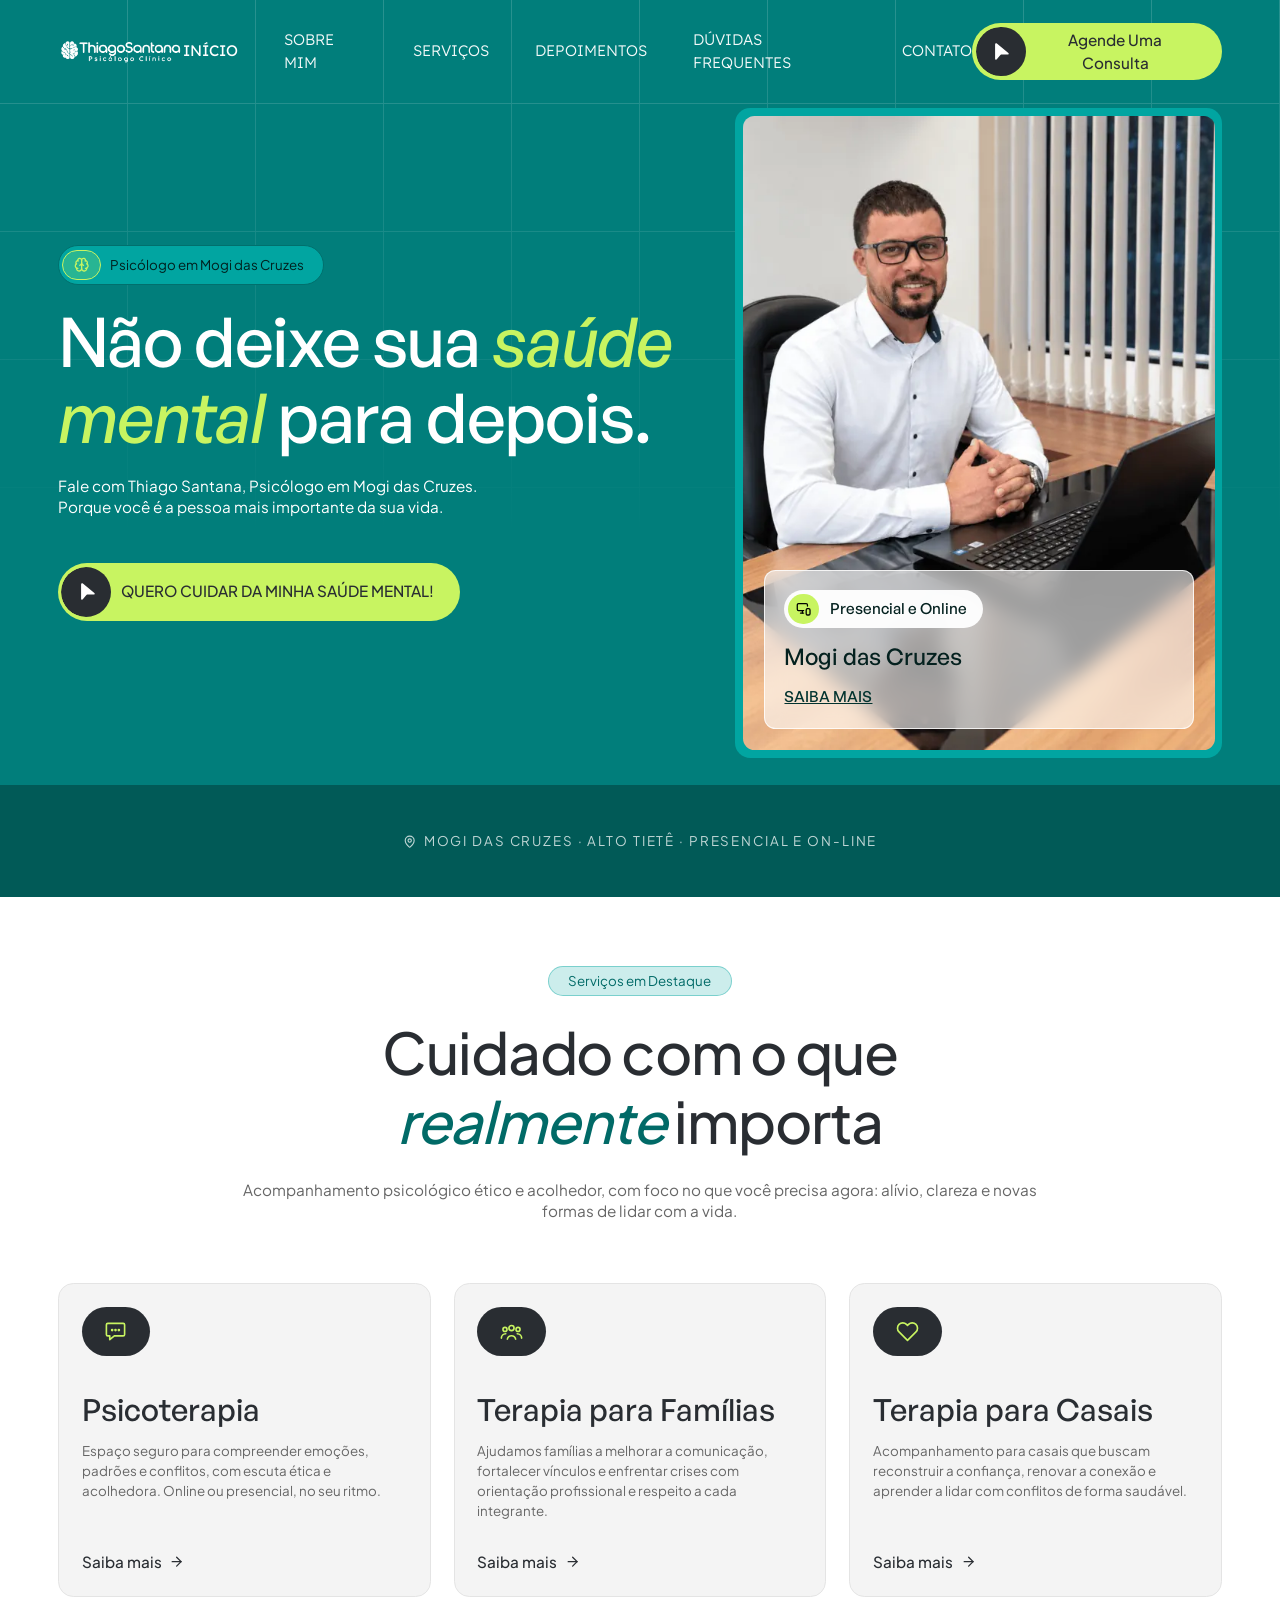
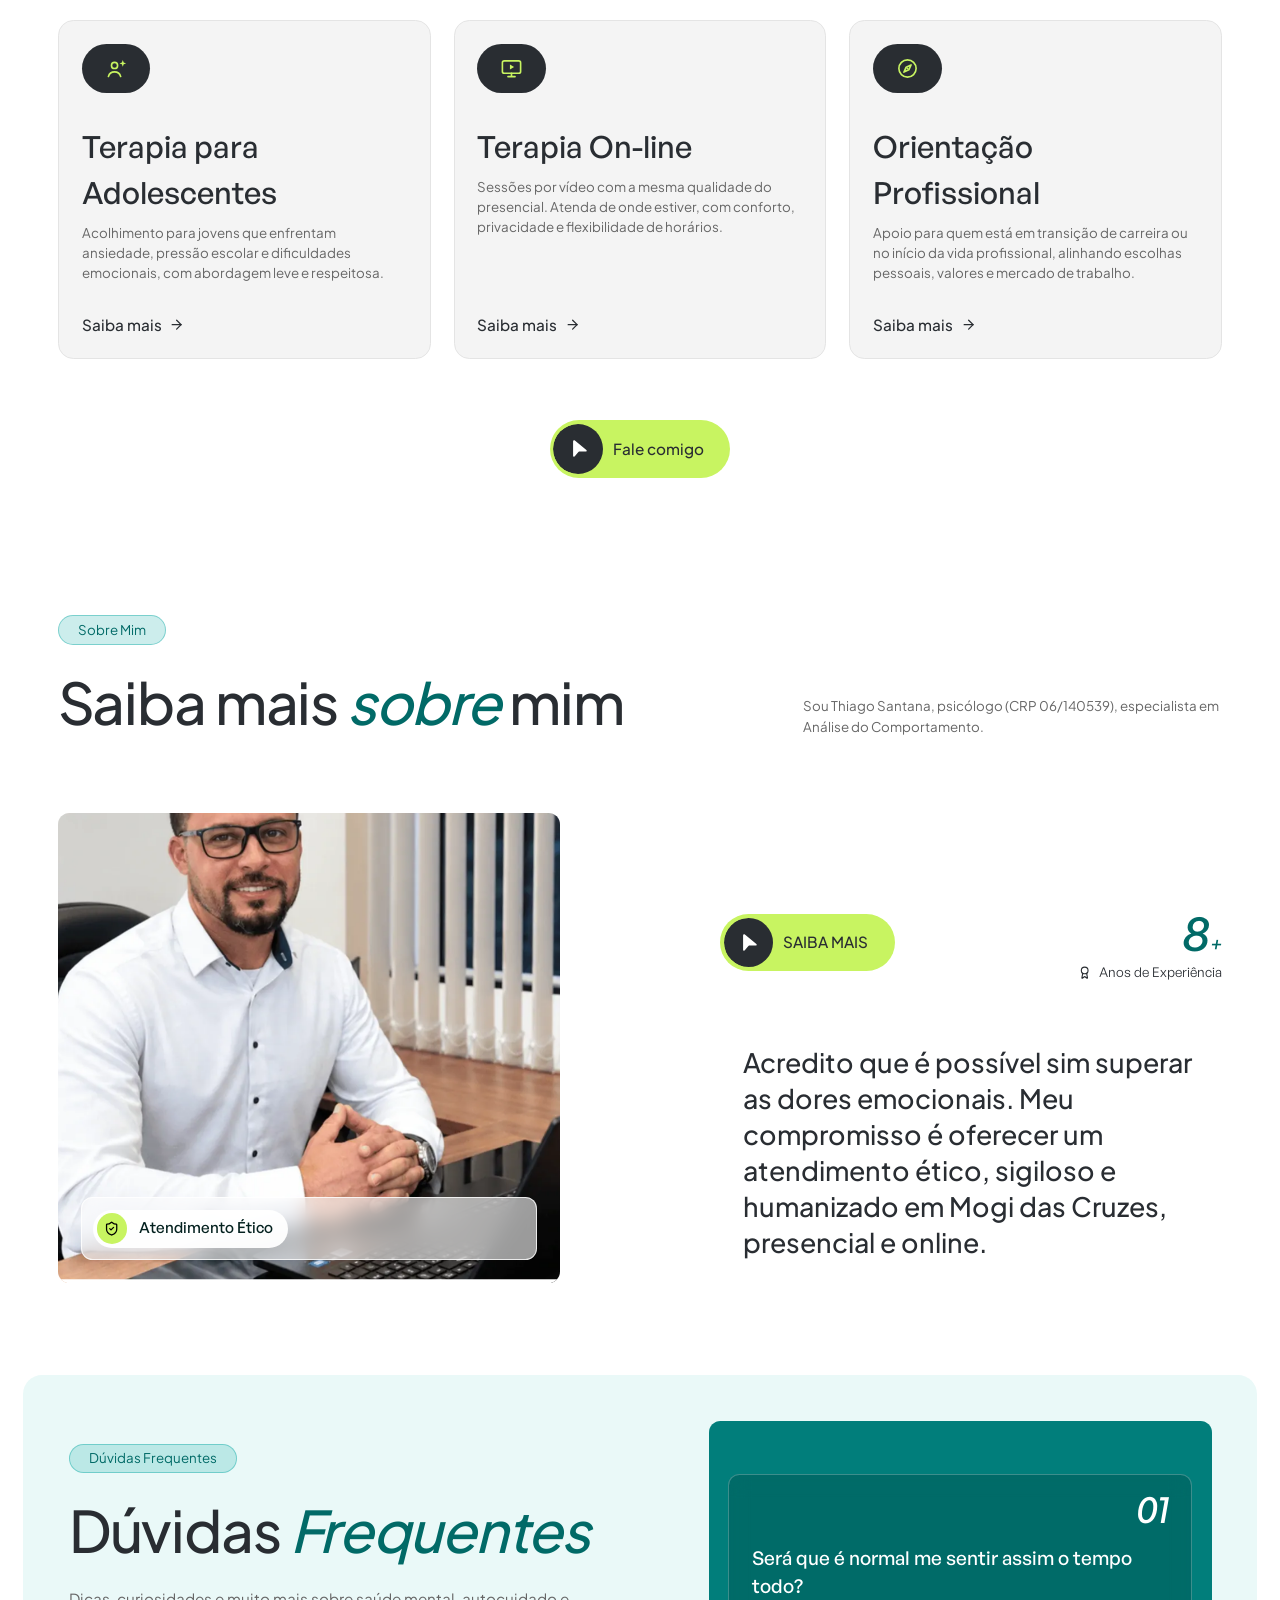
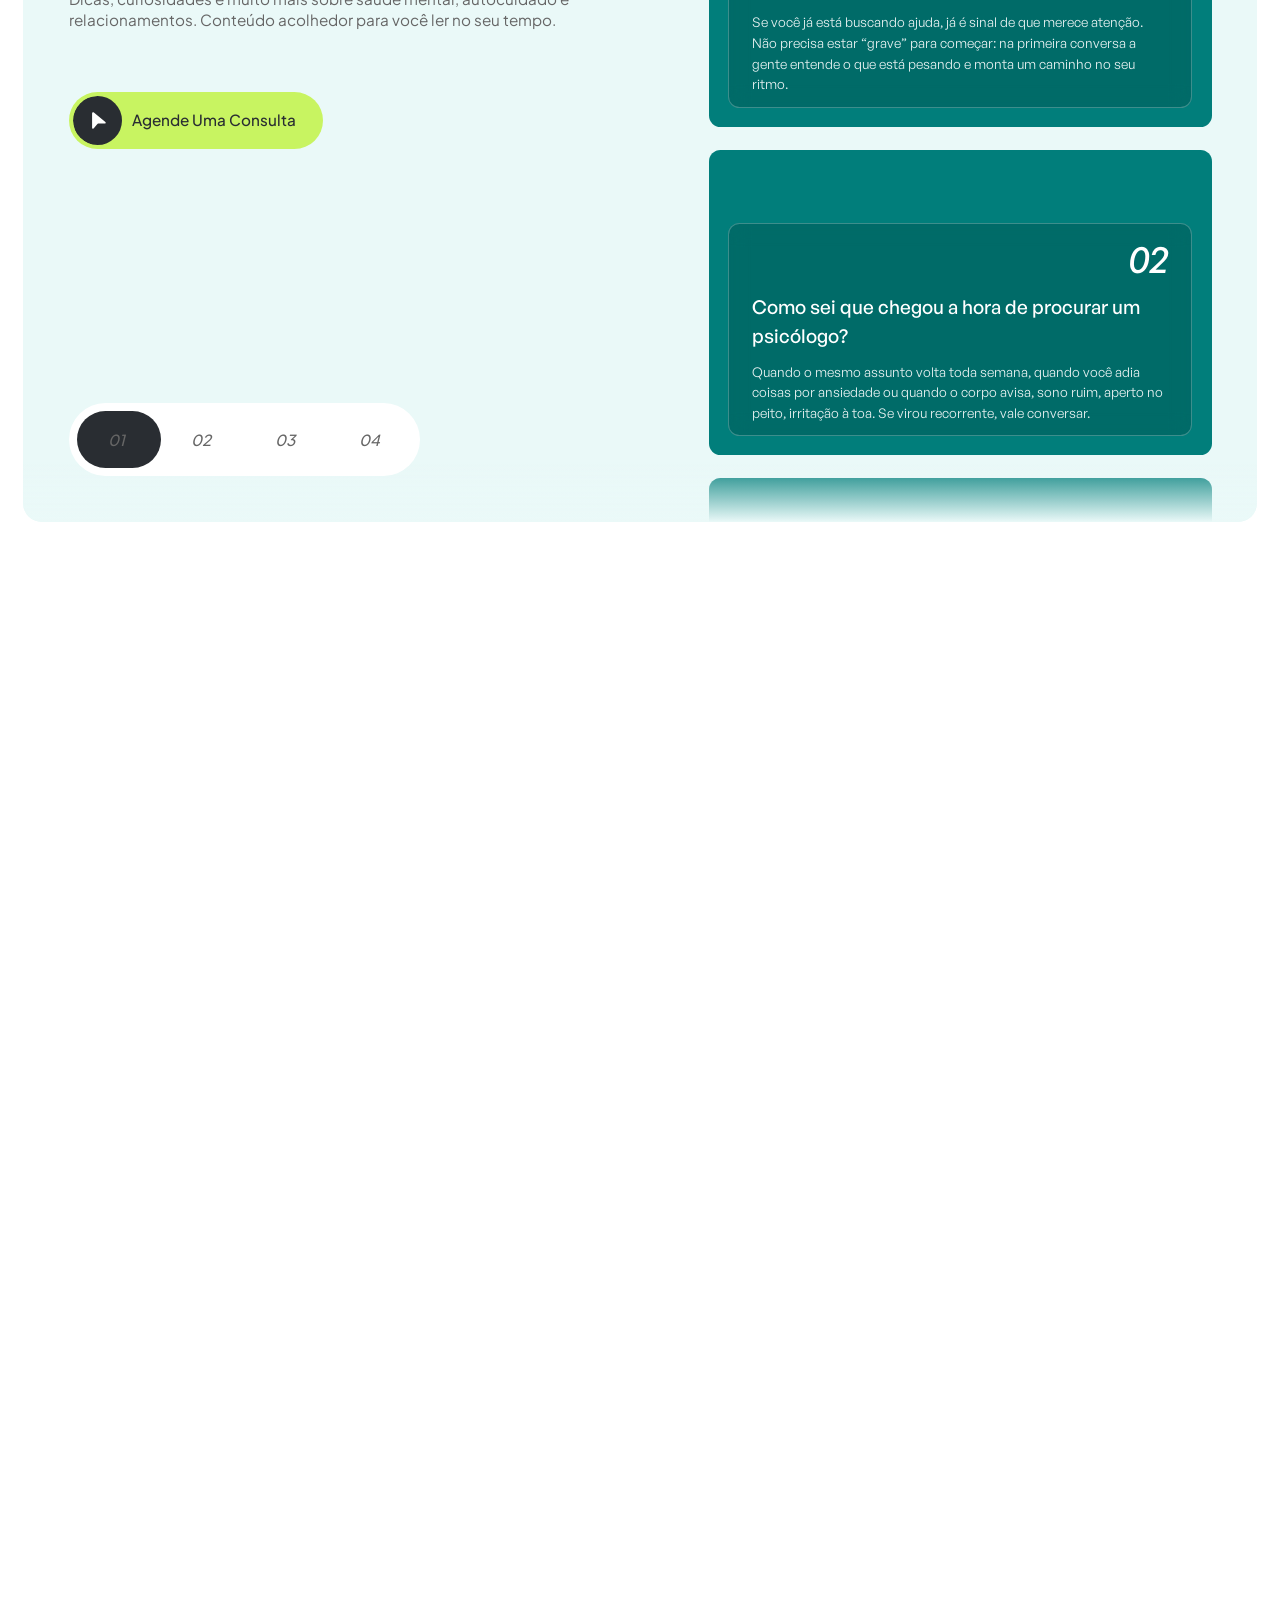
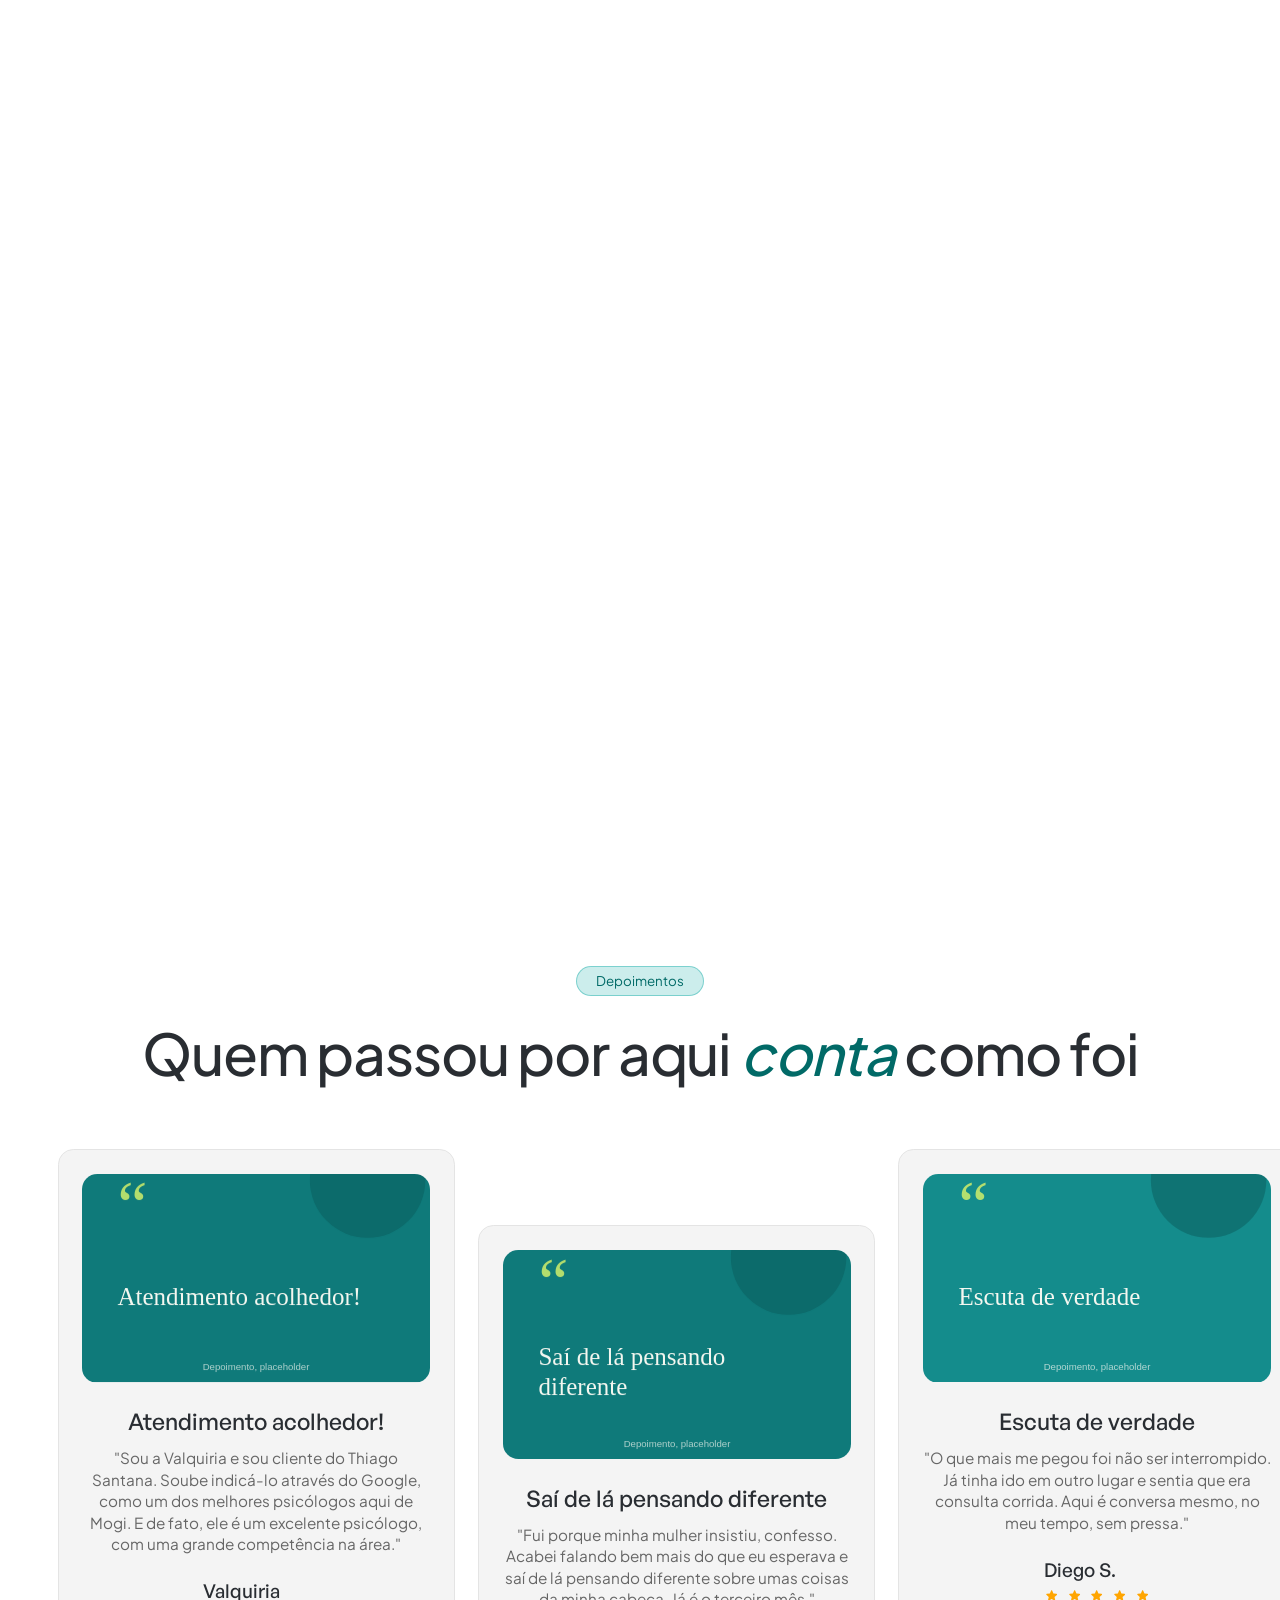
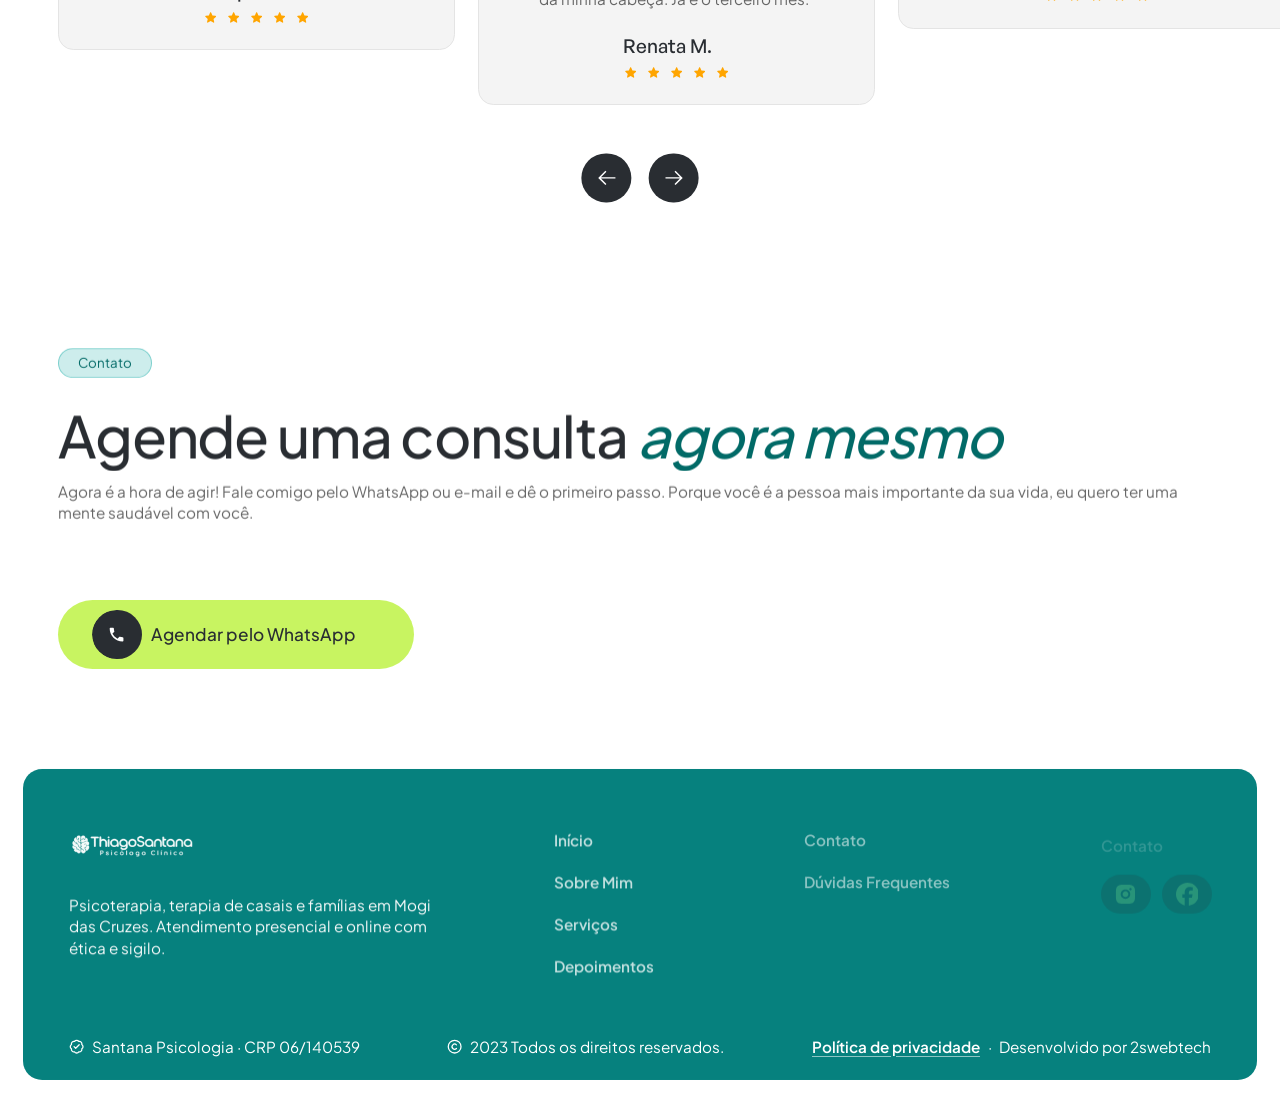
<file: index.html>
<!DOCTYPE html><!-- This site was created in Webflow. https://webflow.com --><!-- Last Published: Tue Apr 21 2026 16:37:17 GMT+0000 (Coordinated Universal Time) --><html data-wf-page="66ce711d2f854c3aeb89178a" data-wf-site="66ce711d2f854c3aeb891793" lang="pt-BR"><head><meta charset="utf-8"/><title>Santana Psicologia, Thiago Santana | Psicólogo em Mogi das Cruzes</title><meta content="Thiago Santana, psicólogo em Mogi das Cruzes. Psicoterapia, terapia de casais e famílias. Atendimento presencial e online. CRP 06/140539." name="description"/><meta content="Santana Psicologia, Psicólogo em Mogi das Cruzes" property="og:title"/><meta content="Psicoterapia, terapia de casais e famílias com Thiago Santana. Atendimento presencial e online em Mogi das Cruzes." property="og:description"/><meta content="img/66e27e79f60a69a30c203514_Ophen%20GraphSerenium.png" property="og:image"/><meta content="Santana Psicologia, Psicólogo em Mogi das Cruzes" name="twitter:title"/><meta content="Psicoterapia, terapia de casais e famílias com Thiago Santana. Atendimento presencial e online em Mogi das Cruzes." name="twitter:description"/><meta content="img/66e27e79f60a69a30c203514_Ophen%20GraphSerenium.png" name="twitter:image"/><meta property="og:type" content="website"/><meta content="summary_large_image" name="twitter:card"/><meta content="width=device-width, initial-scale=1" name="viewport"/><meta content="Webflow" name="generator"/><link href="css/handymanpro-template.webflow.shared.a7c15f822.css" rel="stylesheet" type="text/css"/><style>@media (min-width:992px) {html.w-mod-js:not(.w-mod-ix) [data-w-id="0229bae6-9f34-f67c-60ad-e8a99b5d3bcb"] {opacity:0;-webkit-transform:translate3d(0, 15%, 0) scale3d(1, 1, 1) rotateX(0) rotateY(0) rotateZ(0) skew(0, 0);-moz-transform:translate3d(0, 15%, 0) scale3d(1, 1, 1) rotateX(0) rotateY(0) rotateZ(0) skew(0, 0);-ms-transform:translate3d(0, 15%, 0) scale3d(1, 1, 1) rotateX(0) rotateY(0) rotateZ(0) skew(0, 0);transform:translate3d(0, 15%, 0) scale3d(1, 1, 1) rotateX(0) rotateY(0) rotateZ(0) skew(0, 0);}html.w-mod-js:not(.w-mod-ix) [data-w-id="f4f2886c-02a1-299b-acae-12a784084970"] {opacity:0;-webkit-transform:translate3d(0, 15%, 0) scale3d(1, 1, 1) rotateX(0) rotateY(0) rotateZ(0) skew(0, 0);-moz-transform:translate3d(0, 15%, 0) scale3d(1, 1, 1) rotateX(0) rotateY(0) rotateZ(0) skew(0, 0);-ms-transform:translate3d(0, 15%, 0) scale3d(1, 1, 1) rotateX(0) rotateY(0) rotateZ(0) skew(0, 0);transform:translate3d(0, 15%, 0) scale3d(1, 1, 1) rotateX(0) rotateY(0) rotateZ(0) skew(0, 0);}html.w-mod-js:not(.w-mod-ix) [data-w-id="5997aa50-a138-091b-d1c5-130cf467ea5d"] {opacity:0;-webkit-transform:translate3d(0, 15%, 0) scale3d(1, 1, 1) rotateX(0) rotateY(0) rotateZ(0) skew(0, 0);-moz-transform:translate3d(0, 15%, 0) scale3d(1, 1, 1) rotateX(0) rotateY(0) rotateZ(0) skew(0, 0);-ms-transform:translate3d(0, 15%, 0) scale3d(1, 1, 1) rotateX(0) rotateY(0) rotateZ(0) skew(0, 0);transform:translate3d(0, 15%, 0) scale3d(1, 1, 1) rotateX(0) rotateY(0) rotateZ(0) skew(0, 0);}html.w-mod-js:not(.w-mod-ix) [data-w-id="f7850f9f-7521-e1d1-4699-3d2b081f07b8"] {opacity:0;-webkit-transform:translate3d(0, 15%, 0) scale3d(1, 1, 1) rotateX(0) rotateY(0) rotateZ(0) skew(0, 0);-moz-transform:translate3d(0, 15%, 0) scale3d(1, 1, 1) rotateX(0) rotateY(0) rotateZ(0) skew(0, 0);-ms-transform:translate3d(0, 15%, 0) scale3d(1, 1, 1) rotateX(0) rotateY(0) rotateZ(0) skew(0, 0);transform:translate3d(0, 15%, 0) scale3d(1, 1, 1) rotateX(0) rotateY(0) rotateZ(0) skew(0, 0);}}@media (max-width:991px) and (min-width:768px) {html.w-mod-js:not(.w-mod-ix) [data-w-id="0229bae6-9f34-f67c-60ad-e8a99b5d3bcb"] {opacity:0;-webkit-transform:translate3d(0, 15%, 0) scale3d(1, 1, 1) rotateX(0) rotateY(0) rotateZ(0) skew(0, 0);-moz-transform:translate3d(0, 15%, 0) scale3d(1, 1, 1) rotateX(0) rotateY(0) rotateZ(0) skew(0, 0);-ms-transform:translate3d(0, 15%, 0) scale3d(1, 1, 1) rotateX(0) rotateY(0) rotateZ(0) skew(0, 0);transform:translate3d(0, 15%, 0) scale3d(1, 1, 1) rotateX(0) rotateY(0) rotateZ(0) skew(0, 0);}html.w-mod-js:not(.w-mod-ix) [data-w-id="f4f2886c-02a1-299b-acae-12a784084970"] {opacity:0;-webkit-transform:translate3d(0, 15%, 0) scale3d(1, 1, 1) rotateX(0) rotateY(0) rotateZ(0) skew(0, 0);-moz-transform:translate3d(0, 15%, 0) scale3d(1, 1, 1) rotateX(0) rotateY(0) rotateZ(0) skew(0, 0);-ms-transform:translate3d(0, 15%, 0) scale3d(1, 1, 1) rotateX(0) rotateY(0) rotateZ(0) skew(0, 0);transform:translate3d(0, 15%, 0) scale3d(1, 1, 1) rotateX(0) rotateY(0) rotateZ(0) skew(0, 0);}}</style><link rel="preload" href="fonts/66cfa0bf70570b210612ef3b_GeneralSans-Regular.otf" as="font" type="font/otf" crossorigin><link rel="preload" href="fonts/66cfa0bfb756c75e83ce0cad_GeneralSans-Medium.otf" as="font" type="font/otf" crossorigin><link rel="preload" href="fonts/66cfa0bf6b0dd573e5ee8738_GeneralSans-MediumItalic.otf" as="font" type="font/otf" crossorigin><style>/* google-fonts.css inlinado (remove requisição bloqueante) */
@font-face {
  font-family: 'Inter';
  font-style: normal;
  font-weight: 300;
  font-display: swap;
  src: url(fonts/UcC73FwrK3iLTeHuS_nVMrMxCp50SjIa2JL7SUc.woff2) format('woff2');
  unicode-range: U+0460-052F, U+1C80-1C8A, U+20B4, U+2DE0-2DFF, U+A640-A69F, U+FE2E-FE2F;
}
@font-face {
  font-family: 'Inter';
  font-style: normal;
  font-weight: 300;
  font-display: swap;
  src: url(fonts/UcC73FwrK3iLTeHuS_nVMrMxCp50SjIa0ZL7SUc.woff2) format('woff2');
  unicode-range: U+0301, U+0400-045F, U+0490-0491, U+04B0-04B1, U+2116;
}
@font-face {
  font-family: 'Inter';
  font-style: normal;
  font-weight: 300;
  font-display: swap;
  src: url(fonts/UcC73FwrK3iLTeHuS_nVMrMxCp50SjIa2ZL7SUc.woff2) format('woff2');
  unicode-range: U+1F00-1FFF;
}
@font-face {
  font-family: 'Inter';
  font-style: normal;
  font-weight: 300;
  font-display: swap;
  src: url(fonts/UcC73FwrK3iLTeHuS_nVMrMxCp50SjIa1pL7SUc.woff2) format('woff2');
  unicode-range: U+0370-0377, U+037A-037F, U+0384-038A, U+038C, U+038E-03A1, U+03A3-03FF;
}
@font-face {
  font-family: 'Inter';
  font-style: normal;
  font-weight: 300;
  font-display: swap;
  src: url(fonts/UcC73FwrK3iLTeHuS_nVMrMxCp50SjIa2pL7SUc.woff2) format('woff2');
  unicode-range: U+0102-0103, U+0110-0111, U+0128-0129, U+0168-0169, U+01A0-01A1, U+01AF-01B0, U+0300-0301, U+0303-0304, U+0308-0309, U+0323, U+0329, U+1EA0-1EF9, U+20AB;
}
@font-face {
  font-family: 'Inter';
  font-style: normal;
  font-weight: 300;
  font-display: swap;
  src: url(fonts/UcC73FwrK3iLTeHuS_nVMrMxCp50SjIa25L7SUc.woff2) format('woff2');
  unicode-range: U+0100-02BA, U+02BD-02C5, U+02C7-02CC, U+02CE-02D7, U+02DD-02FF, U+0304, U+0308, U+0329, U+1D00-1DBF, U+1E00-1E9F, U+1EF2-1EFF, U+2020, U+20A0-20AB, U+20AD-20C0, U+2113, U+2C60-2C7F, U+A720-A7FF;
}
@font-face {
  font-family: 'Inter';
  font-style: normal;
  font-weight: 300;
  font-display: swap;
  src: url(fonts/UcC73FwrK3iLTeHuS_nVMrMxCp50SjIa1ZL7.woff2) format('woff2');
  unicode-range: U+0000-00FF, U+0131, U+0152-0153, U+02BB-02BC, U+02C6, U+02DA, U+02DC, U+0304, U+0308, U+0329, U+2000-206F, U+20AC, U+2122, U+2191, U+2193, U+2212, U+2215, U+FEFF, U+FFFD;
}
@font-face {
  font-family: 'Inter';
  font-style: normal;
  font-weight: 400;
  font-display: swap;
  src: url(fonts/UcC73FwrK3iLTeHuS_nVMrMxCp50SjIa2JL7SUc.woff2) format('woff2');
  unicode-range: U+0460-052F, U+1C80-1C8A, U+20B4, U+2DE0-2DFF, U+A640-A69F, U+FE2E-FE2F;
}
@font-face {
  font-family: 'Inter';
  font-style: normal;
  font-weight: 400;
  font-display: swap;
  src: url(fonts/UcC73FwrK3iLTeHuS_nVMrMxCp50SjIa0ZL7SUc.woff2) format('woff2');
  unicode-range: U+0301, U+0400-045F, U+0490-0491, U+04B0-04B1, U+2116;
}
@font-face {
  font-family: 'Inter';
  font-style: normal;
  font-weight: 400;
  font-display: swap;
  src: url(fonts/UcC73FwrK3iLTeHuS_nVMrMxCp50SjIa2ZL7SUc.woff2) format('woff2');
  unicode-range: U+1F00-1FFF;
}
@font-face {
  font-family: 'Inter';
  font-style: normal;
  font-weight: 400;
  font-display: swap;
  src: url(fonts/UcC73FwrK3iLTeHuS_nVMrMxCp50SjIa1pL7SUc.woff2) format('woff2');
  unicode-range: U+0370-0377, U+037A-037F, U+0384-038A, U+038C, U+038E-03A1, U+03A3-03FF;
}
@font-face {
  font-family: 'Inter';
  font-style: normal;
  font-weight: 400;
  font-display: swap;
  src: url(fonts/UcC73FwrK3iLTeHuS_nVMrMxCp50SjIa2pL7SUc.woff2) format('woff2');
  unicode-range: U+0102-0103, U+0110-0111, U+0128-0129, U+0168-0169, U+01A0-01A1, U+01AF-01B0, U+0300-0301, U+0303-0304, U+0308-0309, U+0323, U+0329, U+1EA0-1EF9, U+20AB;
}
@font-face {
  font-family: 'Inter';
  font-style: normal;
  font-weight: 400;
  font-display: swap;
  src: url(fonts/UcC73FwrK3iLTeHuS_nVMrMxCp50SjIa25L7SUc.woff2) format('woff2');
  unicode-range: U+0100-02BA, U+02BD-02C5, U+02C7-02CC, U+02CE-02D7, U+02DD-02FF, U+0304, U+0308, U+0329, U+1D00-1DBF, U+1E00-1E9F, U+1EF2-1EFF, U+2020, U+20A0-20AB, U+20AD-20C0, U+2113, U+2C60-2C7F, U+A720-A7FF;
}
@font-face {
  font-family: 'Inter';
  font-style: normal;
  font-weight: 400;
  font-display: swap;
  src: url(fonts/UcC73FwrK3iLTeHuS_nVMrMxCp50SjIa1ZL7.woff2) format('woff2');
  unicode-range: U+0000-00FF, U+0131, U+0152-0153, U+02BB-02BC, U+02C6, U+02DA, U+02DC, U+0304, U+0308, U+0329, U+2000-206F, U+20AC, U+2122, U+2191, U+2193, U+2212, U+2215, U+FEFF, U+FFFD;
}
@font-face {
  font-family: 'Inter';
  font-style: normal;
  font-weight: 500;
  font-display: swap;
  src: url(fonts/UcC73FwrK3iLTeHuS_nVMrMxCp50SjIa2JL7SUc.woff2) format('woff2');
  unicode-range: U+0460-052F, U+1C80-1C8A, U+20B4, U+2DE0-2DFF, U+A640-A69F, U+FE2E-FE2F;
}
@font-face {
  font-family: 'Inter';
  font-style: normal;
  font-weight: 500;
  font-display: swap;
  src: url(fonts/UcC73FwrK3iLTeHuS_nVMrMxCp50SjIa0ZL7SUc.woff2) format('woff2');
  unicode-range: U+0301, U+0400-045F, U+0490-0491, U+04B0-04B1, U+2116;
}
@font-face {
  font-family: 'Inter';
  font-style: normal;
  font-weight: 500;
  font-display: swap;
  src: url(fonts/UcC73FwrK3iLTeHuS_nVMrMxCp50SjIa2ZL7SUc.woff2) format('woff2');
  unicode-range: U+1F00-1FFF;
}
@font-face {
  font-family: 'Inter';
  font-style: normal;
  font-weight: 500;
  font-display: swap;
  src: url(fonts/UcC73FwrK3iLTeHuS_nVMrMxCp50SjIa1pL7SUc.woff2) format('woff2');
  unicode-range: U+0370-0377, U+037A-037F, U+0384-038A, U+038C, U+038E-03A1, U+03A3-03FF;
}
@font-face {
  font-family: 'Inter';
  font-style: normal;
  font-weight: 500;
  font-display: swap;
  src: url(fonts/UcC73FwrK3iLTeHuS_nVMrMxCp50SjIa2pL7SUc.woff2) format('woff2');
  unicode-range: U+0102-0103, U+0110-0111, U+0128-0129, U+0168-0169, U+01A0-01A1, U+01AF-01B0, U+0300-0301, U+0303-0304, U+0308-0309, U+0323, U+0329, U+1EA0-1EF9, U+20AB;
}
@font-face {
  font-family: 'Inter';
  font-style: normal;
  font-weight: 500;
  font-display: swap;
  src: url(fonts/UcC73FwrK3iLTeHuS_nVMrMxCp50SjIa25L7SUc.woff2) format('woff2');
  unicode-range: U+0100-02BA, U+02BD-02C5, U+02C7-02CC, U+02CE-02D7, U+02DD-02FF, U+0304, U+0308, U+0329, U+1D00-1DBF, U+1E00-1E9F, U+1EF2-1EFF, U+2020, U+20A0-20AB, U+20AD-20C0, U+2113, U+2C60-2C7F, U+A720-A7FF;
}
@font-face {
  font-family: 'Inter';
  font-style: normal;
  font-weight: 500;
  font-display: swap;
  src: url(fonts/UcC73FwrK3iLTeHuS_nVMrMxCp50SjIa1ZL7.woff2) format('woff2');
  unicode-range: U+0000-00FF, U+0131, U+0152-0153, U+02BB-02BC, U+02C6, U+02DA, U+02DC, U+0304, U+0308, U+0329, U+2000-206F, U+20AC, U+2122, U+2191, U+2193, U+2212, U+2215, U+FEFF, U+FFFD;
}
@font-face {
  font-family: 'Inter';
  font-style: normal;
  font-weight: 600;
  font-display: swap;
  src: url(fonts/UcC73FwrK3iLTeHuS_nVMrMxCp50SjIa2JL7SUc.woff2) format('woff2');
  unicode-range: U+0460-052F, U+1C80-1C8A, U+20B4, U+2DE0-2DFF, U+A640-A69F, U+FE2E-FE2F;
}
@font-face {
  font-family: 'Inter';
  font-style: normal;
  font-weight: 600;
  font-display: swap;
  src: url(fonts/UcC73FwrK3iLTeHuS_nVMrMxCp50SjIa0ZL7SUc.woff2) format('woff2');
  unicode-range: U+0301, U+0400-045F, U+0490-0491, U+04B0-04B1, U+2116;
}
@font-face {
  font-family: 'Inter';
  font-style: normal;
  font-weight: 600;
  font-display: swap;
  src: url(fonts/UcC73FwrK3iLTeHuS_nVMrMxCp50SjIa2ZL7SUc.woff2) format('woff2');
  unicode-range: U+1F00-1FFF;
}
@font-face {
  font-family: 'Inter';
  font-style: normal;
  font-weight: 600;
  font-display: swap;
  src: url(fonts/UcC73FwrK3iLTeHuS_nVMrMxCp50SjIa1pL7SUc.woff2) format('woff2');
  unicode-range: U+0370-0377, U+037A-037F, U+0384-038A, U+038C, U+038E-03A1, U+03A3-03FF;
}
@font-face {
  font-family: 'Inter';
  font-style: normal;
  font-weight: 600;
  font-display: swap;
  src: url(fonts/UcC73FwrK3iLTeHuS_nVMrMxCp50SjIa2pL7SUc.woff2) format('woff2');
  unicode-range: U+0102-0103, U+0110-0111, U+0128-0129, U+0168-0169, U+01A0-01A1, U+01AF-01B0, U+0300-0301, U+0303-0304, U+0308-0309, U+0323, U+0329, U+1EA0-1EF9, U+20AB;
}
@font-face {
  font-family: 'Inter';
  font-style: normal;
  font-weight: 600;
  font-display: swap;
  src: url(fonts/UcC73FwrK3iLTeHuS_nVMrMxCp50SjIa25L7SUc.woff2) format('woff2');
  unicode-range: U+0100-02BA, U+02BD-02C5, U+02C7-02CC, U+02CE-02D7, U+02DD-02FF, U+0304, U+0308, U+0329, U+1D00-1DBF, U+1E00-1E9F, U+1EF2-1EFF, U+2020, U+20A0-20AB, U+20AD-20C0, U+2113, U+2C60-2C7F, U+A720-A7FF;
}
@font-face {
  font-family: 'Inter';
  font-style: normal;
  font-weight: 600;
  font-display: swap;
  src: url(fonts/UcC73FwrK3iLTeHuS_nVMrMxCp50SjIa1ZL7.woff2) format('woff2');
  unicode-range: U+0000-00FF, U+0131, U+0152-0153, U+02BB-02BC, U+02C6, U+02DA, U+02DC, U+0304, U+0308, U+0329, U+2000-206F, U+20AC, U+2122, U+2191, U+2193, U+2212, U+2215, U+FEFF, U+FFFD;
}
@font-face {
  font-family: 'Inter';
  font-style: normal;
  font-weight: 700;
  font-display: swap;
  src: url(fonts/UcC73FwrK3iLTeHuS_nVMrMxCp50SjIa2JL7SUc.woff2) format('woff2');
  unicode-range: U+0460-052F, U+1C80-1C8A, U+20B4, U+2DE0-2DFF, U+A640-A69F, U+FE2E-FE2F;
}
@font-face {
  font-family: 'Inter';
  font-style: normal;
  font-weight: 700;
  font-display: swap;
  src: url(fonts/UcC73FwrK3iLTeHuS_nVMrMxCp50SjIa0ZL7SUc.woff2) format('woff2');
  unicode-range: U+0301, U+0400-045F, U+0490-0491, U+04B0-04B1, U+2116;
}
@font-face {
  font-family: 'Inter';
  font-style: normal;
  font-weight: 700;
  font-display: swap;
  src: url(fonts/UcC73FwrK3iLTeHuS_nVMrMxCp50SjIa2ZL7SUc.woff2) format('woff2');
  unicode-range: U+1F00-1FFF;
}
@font-face {
  font-family: 'Inter';
  font-style: normal;
  font-weight: 700;
  font-display: swap;
  src: url(fonts/UcC73FwrK3iLTeHuS_nVMrMxCp50SjIa1pL7SUc.woff2) format('woff2');
  unicode-range: U+0370-0377, U+037A-037F, U+0384-038A, U+038C, U+038E-03A1, U+03A3-03FF;
}
@font-face {
  font-family: 'Inter';
  font-style: normal;
  font-weight: 700;
  font-display: swap;
  src: url(fonts/UcC73FwrK3iLTeHuS_nVMrMxCp50SjIa2pL7SUc.woff2) format('woff2');
  unicode-range: U+0102-0103, U+0110-0111, U+0128-0129, U+0168-0169, U+01A0-01A1, U+01AF-01B0, U+0300-0301, U+0303-0304, U+0308-0309, U+0323, U+0329, U+1EA0-1EF9, U+20AB;
}
@font-face {
  font-family: 'Inter';
  font-style: normal;
  font-weight: 700;
  font-display: swap;
  src: url(fonts/UcC73FwrK3iLTeHuS_nVMrMxCp50SjIa25L7SUc.woff2) format('woff2');
  unicode-range: U+0100-02BA, U+02BD-02C5, U+02C7-02CC, U+02CE-02D7, U+02DD-02FF, U+0304, U+0308, U+0329, U+1D00-1DBF, U+1E00-1E9F, U+1EF2-1EFF, U+2020, U+20A0-20AB, U+20AD-20C0, U+2113, U+2C60-2C7F, U+A720-A7FF;
}
@font-face {
  font-family: 'Inter';
  font-style: normal;
  font-weight: 700;
  font-display: swap;
  src: url(fonts/UcC73FwrK3iLTeHuS_nVMrMxCp50SjIa1ZL7.woff2) format('woff2');
  unicode-range: U+0000-00FF, U+0131, U+0152-0153, U+02BB-02BC, U+02C6, U+02DA, U+02DC, U+0304, U+0308, U+0329, U+2000-206F, U+20AC, U+2122, U+2191, U+2193, U+2212, U+2215, U+FEFF, U+FFFD;
}
@font-face {
  font-family: 'Lexend';
  font-style: normal;
  font-weight: 300;
  font-display: swap;
  src: url(fonts/wlpwgwvFAVdoq2_v9KQU4Wc.woff2) format('woff2');
  unicode-range: U+0102-0103, U+0110-0111, U+0128-0129, U+0168-0169, U+01A0-01A1, U+01AF-01B0, U+0300-0301, U+0303-0304, U+0308-0309, U+0323, U+0329, U+1EA0-1EF9, U+20AB;
}
@font-face {
  font-family: 'Lexend';
  font-style: normal;
  font-weight: 300;
  font-display: swap;
  src: url(fonts/wlpwgwvFAVdoq2_v9aQU4Wc.woff2) format('woff2');
  unicode-range: U+0100-02BA, U+02BD-02C5, U+02C7-02CC, U+02CE-02D7, U+02DD-02FF, U+0304, U+0308, U+0329, U+1D00-1DBF, U+1E00-1E9F, U+1EF2-1EFF, U+2020, U+20A0-20AB, U+20AD-20C0, U+2113, U+2C60-2C7F, U+A720-A7FF;
}
@font-face {
  font-family: 'Lexend';
  font-style: normal;
  font-weight: 300;
  font-display: swap;
  src: url(fonts/wlpwgwvFAVdoq2_v-6QU.woff2) format('woff2');
  unicode-range: U+0000-00FF, U+0131, U+0152-0153, U+02BB-02BC, U+02C6, U+02DA, U+02DC, U+0304, U+0308, U+0329, U+2000-206F, U+20AC, U+2122, U+2191, U+2193, U+2212, U+2215, U+FEFF, U+FFFD;
}
@font-face {
  font-family: 'Lexend';
  font-style: normal;
  font-weight: 400;
  font-display: swap;
  src: url(fonts/wlpwgwvFAVdoq2_v9KQU4Wc.woff2) format('woff2');
  unicode-range: U+0102-0103, U+0110-0111, U+0128-0129, U+0168-0169, U+01A0-01A1, U+01AF-01B0, U+0300-0301, U+0303-0304, U+0308-0309, U+0323, U+0329, U+1EA0-1EF9, U+20AB;
}
@font-face {
  font-family: 'Lexend';
  font-style: normal;
  font-weight: 400;
  font-display: swap;
  src: url(fonts/wlpwgwvFAVdoq2_v9aQU4Wc.woff2) format('woff2');
  unicode-range: U+0100-02BA, U+02BD-02C5, U+02C7-02CC, U+02CE-02D7, U+02DD-02FF, U+0304, U+0308, U+0329, U+1D00-1DBF, U+1E00-1E9F, U+1EF2-1EFF, U+2020, U+20A0-20AB, U+20AD-20C0, U+2113, U+2C60-2C7F, U+A720-A7FF;
}
@font-face {
  font-family: 'Lexend';
  font-style: normal;
  font-weight: 400;
  font-display: swap;
  src: url(fonts/wlpwgwvFAVdoq2_v-6QU.woff2) format('woff2');
  unicode-range: U+0000-00FF, U+0131, U+0152-0153, U+02BB-02BC, U+02C6, U+02DA, U+02DC, U+0304, U+0308, U+0329, U+2000-206F, U+20AC, U+2122, U+2191, U+2193, U+2212, U+2215, U+FEFF, U+FFFD;
}
@font-face {
  font-family: 'Lexend';
  font-style: normal;
  font-weight: 500;
  font-display: swap;
  src: url(fonts/wlpwgwvFAVdoq2_v9KQU4Wc.woff2) format('woff2');
  unicode-range: U+0102-0103, U+0110-0111, U+0128-0129, U+0168-0169, U+01A0-01A1, U+01AF-01B0, U+0300-0301, U+0303-0304, U+0308-0309, U+0323, U+0329, U+1EA0-1EF9, U+20AB;
}
@font-face {
  font-family: 'Lexend';
  font-style: normal;
  font-weight: 500;
  font-display: swap;
  src: url(fonts/wlpwgwvFAVdoq2_v9aQU4Wc.woff2) format('woff2');
  unicode-range: U+0100-02BA, U+02BD-02C5, U+02C7-02CC, U+02CE-02D7, U+02DD-02FF, U+0304, U+0308, U+0329, U+1D00-1DBF, U+1E00-1E9F, U+1EF2-1EFF, U+2020, U+20A0-20AB, U+20AD-20C0, U+2113, U+2C60-2C7F, U+A720-A7FF;
}
@font-face {
  font-family: 'Lexend';
  font-style: normal;
  font-weight: 500;
  font-display: swap;
  src: url(fonts/wlpwgwvFAVdoq2_v-6QU.woff2) format('woff2');
  unicode-range: U+0000-00FF, U+0131, U+0152-0153, U+02BB-02BC, U+02C6, U+02DA, U+02DC, U+0304, U+0308, U+0329, U+2000-206F, U+20AC, U+2122, U+2191, U+2193, U+2212, U+2215, U+FEFF, U+FFFD;
}
@font-face {
  font-family: 'Lexend';
  font-style: normal;
  font-weight: 600;
  font-display: swap;
  src: url(fonts/wlpwgwvFAVdoq2_v9KQU4Wc.woff2) format('woff2');
  unicode-range: U+0102-0103, U+0110-0111, U+0128-0129, U+0168-0169, U+01A0-01A1, U+01AF-01B0, U+0300-0301, U+0303-0304, U+0308-0309, U+0323, U+0329, U+1EA0-1EF9, U+20AB;
}
@font-face {
  font-family: 'Lexend';
  font-style: normal;
  font-weight: 600;
  font-display: swap;
  src: url(fonts/wlpwgwvFAVdoq2_v9aQU4Wc.woff2) format('woff2');
  unicode-range: U+0100-02BA, U+02BD-02C5, U+02C7-02CC, U+02CE-02D7, U+02DD-02FF, U+0304, U+0308, U+0329, U+1D00-1DBF, U+1E00-1E9F, U+1EF2-1EFF, U+2020, U+20A0-20AB, U+20AD-20C0, U+2113, U+2C60-2C7F, U+A720-A7FF;
}
@font-face {
  font-family: 'Lexend';
  font-style: normal;
  font-weight: 600;
  font-display: swap;
  src: url(fonts/wlpwgwvFAVdoq2_v-6QU.woff2) format('woff2');
  unicode-range: U+0000-00FF, U+0131, U+0152-0153, U+02BB-02BC, U+02C6, U+02DA, U+02DC, U+0304, U+0308, U+0329, U+2000-206F, U+20AC, U+2122, U+2191, U+2193, U+2212, U+2215, U+FEFF, U+FFFD;
}
@font-face {
  font-family: 'Lexend';
  font-style: normal;
  font-weight: 700;
  font-display: swap;
  src: url(fonts/wlpwgwvFAVdoq2_v9KQU4Wc.woff2) format('woff2');
  unicode-range: U+0102-0103, U+0110-0111, U+0128-0129, U+0168-0169, U+01A0-01A1, U+01AF-01B0, U+0300-0301, U+0303-0304, U+0308-0309, U+0323, U+0329, U+1EA0-1EF9, U+20AB;
}
@font-face {
  font-family: 'Lexend';
  font-style: normal;
  font-weight: 700;
  font-display: swap;
  src: url(fonts/wlpwgwvFAVdoq2_v9aQU4Wc.woff2) format('woff2');
  unicode-range: U+0100-02BA, U+02BD-02C5, U+02C7-02CC, U+02CE-02D7, U+02DD-02FF, U+0304, U+0308, U+0329, U+1D00-1DBF, U+1E00-1E9F, U+1EF2-1EFF, U+2020, U+20A0-20AB, U+20AD-20C0, U+2113, U+2C60-2C7F, U+A720-A7FF;
}
@font-face {
  font-family: 'Lexend';
  font-style: normal;
  font-weight: 700;
  font-display: swap;
  src: url(fonts/wlpwgwvFAVdoq2_v-6QU.woff2) format('woff2');
  unicode-range: U+0000-00FF, U+0131, U+0152-0153, U+02BB-02BC, U+02C6, U+02DA, U+02DC, U+0304, U+0308, U+0329, U+2000-206F, U+20AC, U+2122, U+2191, U+2193, U+2212, U+2215, U+FEFF, U+FFFD;
}
@font-face {
  font-family: 'Plus Jakarta Sans';
  font-style: normal;
  font-weight: 300;
  font-display: swap;
  src: url(fonts/LDIoaomQNQcsA88c7O9yZ4KMCoOg4Ko70yyygA.woff2) format('woff2');
  unicode-range: U+0460-052F, U+1C80-1C8A, U+20B4, U+2DE0-2DFF, U+A640-A69F, U+FE2E-FE2F;
}
@font-face {
  font-family: 'Plus Jakarta Sans';
  font-style: normal;
  font-weight: 300;
  font-display: swap;
  src: url(fonts/LDIoaomQNQcsA88c7O9yZ4KMCoOg4Ko50yyygA.woff2) format('woff2');
  unicode-range: U+0102-0103, U+0110-0111, U+0128-0129, U+0168-0169, U+01A0-01A1, U+01AF-01B0, U+0300-0301, U+0303-0304, U+0308-0309, U+0323, U+0329, U+1EA0-1EF9, U+20AB;
}
@font-face {
  font-family: 'Plus Jakarta Sans';
  font-style: normal;
  font-weight: 300;
  font-display: swap;
  src: url(fonts/LDIoaomQNQcsA88c7O9yZ4KMCoOg4Ko40yyygA.woff2) format('woff2');
  unicode-range: U+0100-02BA, U+02BD-02C5, U+02C7-02CC, U+02CE-02D7, U+02DD-02FF, U+0304, U+0308, U+0329, U+1D00-1DBF, U+1E00-1E9F, U+1EF2-1EFF, U+2020, U+20A0-20AB, U+20AD-20C0, U+2113, U+2C60-2C7F, U+A720-A7FF;
}
@font-face {
  font-family: 'Plus Jakarta Sans';
  font-style: normal;
  font-weight: 300;
  font-display: swap;
  src: url(fonts/LDIoaomQNQcsA88c7O9yZ4KMCoOg4Ko20yw.woff2) format('woff2');
  unicode-range: U+0000-00FF, U+0131, U+0152-0153, U+02BB-02BC, U+02C6, U+02DA, U+02DC, U+0304, U+0308, U+0329, U+2000-206F, U+20AC, U+2122, U+2191, U+2193, U+2212, U+2215, U+FEFF, U+FFFD;
}
@font-face {
  font-family: 'Plus Jakarta Sans';
  font-style: normal;
  font-weight: 400;
  font-display: swap;
  src: url(fonts/LDIoaomQNQcsA88c7O9yZ4KMCoOg4Ko70yyygA.woff2) format('woff2');
  unicode-range: U+0460-052F, U+1C80-1C8A, U+20B4, U+2DE0-2DFF, U+A640-A69F, U+FE2E-FE2F;
}
@font-face {
  font-family: 'Plus Jakarta Sans';
  font-style: normal;
  font-weight: 400;
  font-display: swap;
  src: url(fonts/LDIoaomQNQcsA88c7O9yZ4KMCoOg4Ko50yyygA.woff2) format('woff2');
  unicode-range: U+0102-0103, U+0110-0111, U+0128-0129, U+0168-0169, U+01A0-01A1, U+01AF-01B0, U+0300-0301, U+0303-0304, U+0308-0309, U+0323, U+0329, U+1EA0-1EF9, U+20AB;
}
@font-face {
  font-family: 'Plus Jakarta Sans';
  font-style: normal;
  font-weight: 400;
  font-display: swap;
  src: url(fonts/LDIoaomQNQcsA88c7O9yZ4KMCoOg4Ko40yyygA.woff2) format('woff2');
  unicode-range: U+0100-02BA, U+02BD-02C5, U+02C7-02CC, U+02CE-02D7, U+02DD-02FF, U+0304, U+0308, U+0329, U+1D00-1DBF, U+1E00-1E9F, U+1EF2-1EFF, U+2020, U+20A0-20AB, U+20AD-20C0, U+2113, U+2C60-2C7F, U+A720-A7FF;
}
@font-face {
  font-family: 'Plus Jakarta Sans';
  font-style: normal;
  font-weight: 400;
  font-display: swap;
  src: url(fonts/LDIoaomQNQcsA88c7O9yZ4KMCoOg4Ko20yw.woff2) format('woff2');
  unicode-range: U+0000-00FF, U+0131, U+0152-0153, U+02BB-02BC, U+02C6, U+02DA, U+02DC, U+0304, U+0308, U+0329, U+2000-206F, U+20AC, U+2122, U+2191, U+2193, U+2212, U+2215, U+FEFF, U+FFFD;
}
@font-face {
  font-family: 'Plus Jakarta Sans';
  font-style: normal;
  font-weight: 500;
  font-display: swap;
  src: url(fonts/LDIoaomQNQcsA88c7O9yZ4KMCoOg4Ko70yyygA.woff2) format('woff2');
  unicode-range: U+0460-052F, U+1C80-1C8A, U+20B4, U+2DE0-2DFF, U+A640-A69F, U+FE2E-FE2F;
}
@font-face {
  font-family: 'Plus Jakarta Sans';
  font-style: normal;
  font-weight: 500;
  font-display: swap;
  src: url(fonts/LDIoaomQNQcsA88c7O9yZ4KMCoOg4Ko50yyygA.woff2) format('woff2');
  unicode-range: U+0102-0103, U+0110-0111, U+0128-0129, U+0168-0169, U+01A0-01A1, U+01AF-01B0, U+0300-0301, U+0303-0304, U+0308-0309, U+0323, U+0329, U+1EA0-1EF9, U+20AB;
}
@font-face {
  font-family: 'Plus Jakarta Sans';
  font-style: normal;
  font-weight: 500;
  font-display: swap;
  src: url(fonts/LDIoaomQNQcsA88c7O9yZ4KMCoOg4Ko40yyygA.woff2) format('woff2');
  unicode-range: U+0100-02BA, U+02BD-02C5, U+02C7-02CC, U+02CE-02D7, U+02DD-02FF, U+0304, U+0308, U+0329, U+1D00-1DBF, U+1E00-1E9F, U+1EF2-1EFF, U+2020, U+20A0-20AB, U+20AD-20C0, U+2113, U+2C60-2C7F, U+A720-A7FF;
}
@font-face {
  font-family: 'Plus Jakarta Sans';
  font-style: normal;
  font-weight: 500;
  font-display: swap;
  src: url(fonts/LDIoaomQNQcsA88c7O9yZ4KMCoOg4Ko20yw.woff2) format('woff2');
  unicode-range: U+0000-00FF, U+0131, U+0152-0153, U+02BB-02BC, U+02C6, U+02DA, U+02DC, U+0304, U+0308, U+0329, U+2000-206F, U+20AC, U+2122, U+2191, U+2193, U+2212, U+2215, U+FEFF, U+FFFD;
}
@font-face {
  font-family: 'Plus Jakarta Sans';
  font-style: normal;
  font-weight: 600;
  font-display: swap;
  src: url(fonts/LDIoaomQNQcsA88c7O9yZ4KMCoOg4Ko70yyygA.woff2) format('woff2');
  unicode-range: U+0460-052F, U+1C80-1C8A, U+20B4, U+2DE0-2DFF, U+A640-A69F, U+FE2E-FE2F;
}
@font-face {
  font-family: 'Plus Jakarta Sans';
  font-style: normal;
  font-weight: 600;
  font-display: swap;
  src: url(fonts/LDIoaomQNQcsA88c7O9yZ4KMCoOg4Ko50yyygA.woff2) format('woff2');
  unicode-range: U+0102-0103, U+0110-0111, U+0128-0129, U+0168-0169, U+01A0-01A1, U+01AF-01B0, U+0300-0301, U+0303-0304, U+0308-0309, U+0323, U+0329, U+1EA0-1EF9, U+20AB;
}
@font-face {
  font-family: 'Plus Jakarta Sans';
  font-style: normal;
  font-weight: 600;
  font-display: swap;
  src: url(fonts/LDIoaomQNQcsA88c7O9yZ4KMCoOg4Ko40yyygA.woff2) format('woff2');
  unicode-range: U+0100-02BA, U+02BD-02C5, U+02C7-02CC, U+02CE-02D7, U+02DD-02FF, U+0304, U+0308, U+0329, U+1D00-1DBF, U+1E00-1E9F, U+1EF2-1EFF, U+2020, U+20A0-20AB, U+20AD-20C0, U+2113, U+2C60-2C7F, U+A720-A7FF;
}
@font-face {
  font-family: 'Plus Jakarta Sans';
  font-style: normal;
  font-weight: 600;
  font-display: swap;
  src: url(fonts/LDIoaomQNQcsA88c7O9yZ4KMCoOg4Ko20yw.woff2) format('woff2');
  unicode-range: U+0000-00FF, U+0131, U+0152-0153, U+02BB-02BC, U+02C6, U+02DA, U+02DC, U+0304, U+0308, U+0329, U+2000-206F, U+20AC, U+2122, U+2191, U+2193, U+2212, U+2215, U+FEFF, U+FFFD;
}
@font-face {
  font-family: 'Plus Jakarta Sans';
  font-style: normal;
  font-weight: 700;
  font-display: swap;
  src: url(fonts/LDIoaomQNQcsA88c7O9yZ4KMCoOg4Ko70yyygA.woff2) format('woff2');
  unicode-range: U+0460-052F, U+1C80-1C8A, U+20B4, U+2DE0-2DFF, U+A640-A69F, U+FE2E-FE2F;
}
@font-face {
  font-family: 'Plus Jakarta Sans';
  font-style: normal;
  font-weight: 700;
  font-display: swap;
  src: url(fonts/LDIoaomQNQcsA88c7O9yZ4KMCoOg4Ko50yyygA.woff2) format('woff2');
  unicode-range: U+0102-0103, U+0110-0111, U+0128-0129, U+0168-0169, U+01A0-01A1, U+01AF-01B0, U+0300-0301, U+0303-0304, U+0308-0309, U+0323, U+0329, U+1EA0-1EF9, U+20AB;
}
@font-face {
  font-family: 'Plus Jakarta Sans';
  font-style: normal;
  font-weight: 700;
  font-display: swap;
  src: url(fonts/LDIoaomQNQcsA88c7O9yZ4KMCoOg4Ko40yyygA.woff2) format('woff2');
  unicode-range: U+0100-02BA, U+02BD-02C5, U+02C7-02CC, U+02CE-02D7, U+02DD-02FF, U+0304, U+0308, U+0329, U+1D00-1DBF, U+1E00-1E9F, U+1EF2-1EFF, U+2020, U+20A0-20AB, U+20AD-20C0, U+2113, U+2C60-2C7F, U+A720-A7FF;
}
@font-face {
  font-family: 'Plus Jakarta Sans';
  font-style: normal;
  font-weight: 700;
  font-display: swap;
  src: url(fonts/LDIoaomQNQcsA88c7O9yZ4KMCoOg4Ko20yw.woff2) format('woff2');
  unicode-range: U+0000-00FF, U+0131, U+0152-0153, U+02BB-02BC, U+02C6, U+02DA, U+02DC, U+0304, U+0308, U+0329, U+2000-206F, U+20AC, U+2122, U+2191, U+2193, U+2212, U+2215, U+FEFF, U+FFFD;
}
</style><script type="text/javascript">!function(o,c){var n=c.documentElement,t=" w-mod-";n.className+=t+"js",("ontouchstart"in o||o.DocumentTouch&&c instanceof DocumentTouch)&&(n.className+=t+"touch")}(window,document);</script><link href="img/logo/favicon.png" rel="icon" type="image/png"/><link href="img/logo/favicon.png" rel="apple-touch-icon" type="image/png"/><script type="text/javascript">window.__WEBFLOW_CURRENCY_SETTINGS = {"currencyCode":"USD","symbol":"$","decimal":".","fractionDigits":2,"group":",","template":"{{wf {\"path\":\"symbol\",\"type\":\"PlainText\"} }} {{wf {\"path\":\"amount\",\"type\":\"CommercePrice\"} }} {{wf {\"path\":\"currencyCode\",\"type\":\"PlainText\"} }}","hideDecimalForWholeNumbers":false};</script></head><body><div class="page-wrapper"><div class="global-styles w-embed"><style>

/* CSS Fluid Responsive */

  html { font-size: calc(0.5991091314031181rem + 0.4454342984409799vw); }
  @media screen and (max-width:1440px) { html { font-size: calc(0.5991091314031181rem + 0.4454342984409799vw); } }
  @media screen and (max-width:991px) { html { font-size: calc(0.44698660714285715rem + 0.8928571428571428vw); } }
  @media screen and (max-width:767px) { html { font-size: calc(0.6671006944444444rem + 0.6944444444444444vw); } }
  @media screen and (max-width:479px) { html { font-size: calc(0.7494769874476988rem + 0.8368200836820083vw); } }


/* Make text look crisper and more legible in all browsers */
body {
  -webkit-font-smoothing: antialiased;
  -moz-osx-font-smoothing: grayscale;
  font-smoothing: antialiased;
  text-rendering: optimizeLegibility;
}

/* Focus state style for keyboard navigation for the focusable elements */
*[tabindex]:focus-visible,
  input[type="file"]:focus-visible {
   outline: 0.125rem solid #4d65ff;
   outline-offset: 0.125rem;
}

/* Set color style to inherit */
.inherit-color * {
    color: inherit;
}

/* Get rid of top margin on first element in any rich text element */
.w-richtext > :not(div):first-child, .w-richtext > div:first-child > :first-child {
  margin-top: 0 !important;
}

/* Get rid of bottom margin on last element in any rich text element */
.w-richtext>:last-child, .w-richtext ol li:last-child, .w-richtext ul li:last-child {
	margin-bottom: 0 !important;
}


/* Make sure containers never lose their center alignment */
.container-medium,.container-small, .container-large {
	margin-right: auto !important;
  margin-left: auto !important;
}

/* 
Make the following elements inherit typography styles from the parent and not have hardcoded values. 
Important: You will not be able to style for example "All Links" in Designer with this CSS applied.
Uncomment this CSS to use it in the project. Leave this message for future hand-off.
*/
/*
a,
.w-input,
.w-select,
.w-tab-link,
.w-nav-link,
.w-dropdown-btn,
.w-dropdown-toggle,
.w-dropdown-link {
  color: inherit;
  text-decoration: inherit;
  font-size: inherit;
}
*/

/* Apply "..." after 3 lines of text */
.text-style-3lines {
	display: -webkit-box;
	overflow: hidden;
	-webkit-line-clamp: 3;
	-webkit-box-orient: vertical;
}

/* Apply "..." after 2 lines of text */
.text-style-2lines {
	display: -webkit-box;
	overflow: hidden;
	-webkit-line-clamp: 2;
	-webkit-box-orient: vertical;
}

/* Adds inline flex display */
.display-inlineflex {
  display: inline-flex;
}

/* These classes are never overwritten */
.hide {
  display: none !important;
}

@media screen and (max-width: 991px) {
    .hide, .hide-tablet {
        display: none !important;
    }
}
/* Ícones inline (Lucide) ao lado de termos/frases */
.icon-inline {
  width: 1em;
  height: 1em;
  flex: none;
}

.has-icon {
  display: flex;
  align-items: center;
  gap: .5rem;
}

.has-icon.is-center {
  justify-content: center;
}

.has-icon.is-end {
  justify-content: flex-end;
}

@media screen and (max-width: 767px) {
    .hide-mobile-landscape{
      display: none !important;
    }
}
  @media screen and (max-width: 479px) {
    .hide-mobile{
      display: none !important;
    }
}
 
.margin-0 {
  margin: 0rem !important;
}
  
.padding-0 {
  padding: 0rem !important;
}

.spacing-clean {
padding: 0rem !important;
margin: 0rem !important;
}

.margin-top {
  margin-right: 0rem !important;
  margin-bottom: 0rem !important;
  margin-left: 0rem !important;
}

.padding-top {
  padding-right: 0rem !important;
  padding-bottom: 0rem !important;
  padding-left: 0rem !important;
}
  
.margin-right {
  margin-top: 0rem !important;
  margin-bottom: 0rem !important;
  margin-left: 0rem !important;
}

.padding-right {
  padding-top: 0rem !important;
  padding-bottom: 0rem !important;
  padding-left: 0rem !important;
}

.margin-bottom {
  margin-top: 0rem !important;
  margin-right: 0rem !important;
  margin-left: 0rem !important;
}

.padding-bottom {
  padding-top: 0rem !important;
  padding-right: 0rem !important;
  padding-left: 0rem !important;
}

.margin-left {
  margin-top: 0rem !important;
  margin-right: 0rem !important;
  margin-bottom: 0rem !important;
}
  
.padding-left {
  padding-top: 0rem !important;
  padding-right: 0rem !important;
  padding-bottom: 0rem !important;
}
  
.margin-horizontal {
  margin-top: 0rem !important;
  margin-bottom: 0rem !important;
}

.padding-horizontal {
  padding-top: 0rem !important;
  padding-bottom: 0rem !important;
}

.margin-vertical {
  margin-right: 0rem !important;
  margin-left: 0rem !important;
}
  
.padding-vertical {
  padding-right: 0rem !important;
  padding-left: 0rem !important;
}

/* Hide scrollbar for Chrome, Safari and Opera */
.sidebar::-webkit-scrollbar {
  display: none;
}

/* Hide scrollbar for IE, Edge and Firefox */
.sidebar {
  -ms-overflow-style: none;  /* IE and Edge */
  scrollbar-width: none;  /* Firefox */
}

/* Logotipo - img/logo/logo-white.png */
.navbar_logo-link {
  display: inline-flex;
  flex: none;
  max-width: 100%;
}

.navbar_logo {
  width: auto;
  height: auto;
  max-width: min(100%, 15rem);
  max-height: 2.75rem;
}

.footer_image .image {
  object-fit: contain;
  object-position: center;
}

.tag_component.is-text {
  padding: .25rem 1.25rem;
}

.footer_image {
  width: 100%;
  max-width: 40rem;
  margin-left: auto;
  margin-right: auto;
}

.contact_wrap {
  grid-template-columns: 1fr;
}

.portfolio_work {
  background-color: var(--bg-color--bg-primary);
}
.card_component.is-work {
  flex-flow: column;
  align-items: stretch;
  justify-content: flex-start;
  row-gap: .75rem;
  background-color: #00000026;
  border-color: #ffffff3d;
}
.card_component.is-work .text-number {
  align-self: flex-end;
}
.card_answer {
  color: #ffffffe6;
  font-size: .875rem;
  line-height: 1.55;
}
.portfolio_gradient {
  height: 4rem;
}
.testimonial_card {
  min-height: 17rem;
}
@media screen and (max-width: 479px) {
  .testimonial_card {
    min-height: 16rem;
  }
}
@media screen and (max-width: 991px) {
  .portfolio_work {
    padding: 1.25rem;
  }
}
@media screen and (max-width: 479px) {
  .portfolio_work {
    padding: .75rem;
  }
}

@media screen and (max-width: 767px) {
  .navbar_logo {
    max-height: 2.5rem;
  }
}

@media screen and (max-width: 479px) {
  .navbar_logo {
    max-height: 2.25rem;
  }
}


/* Sobre mim, texto no lugar do placeholder do CRP */
.about_image-wrap {
  height: auto;
  min-height: 13rem;
  padding-top: 0;
  display: flex;
  align-items: center;
}
.about_quote-text {
  width: 100%;
  padding: 1.5rem;
  color: var(--text-color--text-primary);
  font-size: 1.75rem;
  line-height: 1.35;
  font-weight: 500;
}
.tag_text.is-green {
  color: var(--bg-color--bg-primary);
}
@media screen and (max-width: 479px) {
  .about_image-wrap {
    min-height: 0;
  }
  .about_quote-text {
    font-size: 1.375rem;
    padding: 1.125rem;
  }
}

/* CTA de contato */
.button.is-cta {
  height: 4.5rem;
  min-height: 4.5rem;
  font-size: 1.125rem;
  padding: .25rem 2.25rem;
}
@media screen and (max-width: 479px) {
  .button.is-cta {
    width: 100%;
  }
}

.footer_bottom .footer_link {
  color: var(--brand--white);
  text-decoration: underline;
  text-underline-offset: .2em;
  text-decoration-color: #ffffff8c;
}
.footer_bottom .footer_link:hover {
  text-decoration-color: var(--brand--green);
}

@media screen and (max-width: 991px) {
 .navbar_list .nav_links.w--current {
 color: var(--text-color--text-primary);
 }
}
 
/* ===== Contraste WCAG AA (ajustes de acessibilidade) ===== */
:root {
  --brand--neutral: #666666;
  --text-color--text-tertiary: #016a67;
}
.nav_links,
.footer_link {
  color: rgb(255 255 255 / .95);
}
.opacity-60 {
  opacity: .95;
}
.hero-tag_component {
  color: #01201e;
}
.card_component {
  background-color: rgb(255 255 255 / .6);
  border-color: rgb(255 255 255 / .8);
  color: #04211f;
}
.card_component.is-work {
  color: var(--text-color--text-white);
}
.card_component .card_tag {
  background-color: rgb(255 255 255 / .95);
}
.card_component .link {
  color: #02332f;
}
.card_component .tag_text.is-green {
  color: #04211f;
}
</style></div><main class="main-wrapper"><header id="home" class="section_hero"><div data-w-id="d197ef62-0d7c-23fd-eca2-feea1d32d3bd" data-animation="default" data-collapse="medium" data-duration="400" data-easing="ease" data-easing2="ease" role="banner" class="nav_component w-nav"><div class="padding-global is-navbar"><div class="container-large"><div class="navbar_content"><a href="#" class="navbar_logo-link w-nav-brand"><img src="img/logo/logo-white.png" width="433" height="145" alt="Santana Psicologia" class="navbar_logo"/></a><div class="nav_wrap"><nav role="navigation" class="nav_mobile w-nav-menu"><div class="navbar_list"><a href="#home" class="nav_links w-nav-link">INÍCIO</a><a href="#about" class="nav_links w-nav-link">SOBRE MIM</a><a href="#services" class="nav_links w-nav-link">SERVIÇOS</a><a href="#testimonial" class="nav_links w-nav-link">DEPOIMENTOS</a><a href="#portfolio" class="nav_links w-nav-link">DÚVIDAS FREQUENTES</a><a href="#contact" class="nav_links w-nav-link">CONTATO</a></div></nav></div><div class="nav_buttons-wrap"><div class="login-wrap hide-mobile-landscape"><a data-w-id="625020e8-f452-cbb8-caff-3fda3c5c21ae" href="#" class="button is-icon w-inline-block"><div class="button_wrap"><div class="button_icon-wrap"><svg xmlns="http://www.w3.org/2000/svg" width="100%" viewBox="0 0 20 20" fill="none" class="icon-1x1-medium is-mobile"><path d="M4.28564 2.57443C4.28564 1.613 5.39993 1.08157 6.14779 1.68657L18.2049 11.4501C18.9321 12.0387 18.5156 13.2144 17.5799 13.2144H10.8821C10.6426 13.2145 10.4061 13.268 10.1899 13.3712C9.97377 13.4744 9.78342 13.6246 9.63279 13.8109L6.0885 18.1923C5.48707 18.9359 4.28564 18.5109 4.28564 17.5544V2.57443Z" fill="currentColor"></path></svg></div><div class="z-index-2"><div data-w-id="625020e8-f452-cbb8-caff-3fda3c5c21b2">Agende Uma Consulta</div></div><div class="button_bg"></div></div></a></div><div class="menu-button w-nav-button"><div class="nav-button_component"><div class="nav-button_line is-first"></div><div class="nav-button_line is-second"></div><div class="nav-button_line is-third"></div></div><div class="hide w-icon-nav-menu"></div></div></div></div></div></div></div><div class="padding-global"><div class="container-large"><div class="hero_wrap"><div class="hero_content"><div class="hero_heading"><div data-w-id="1230b924-f57d-5dcd-aae0-dd8fe5c020b5" style="opacity:0;-webkit-transform:translate3d(0, 15%, 0) scale3d(1, 1, 1) rotateX(0) rotateY(0) rotateZ(0) skew(0, 0);-moz-transform:translate3d(0, 15%, 0) scale3d(1, 1, 1) rotateX(0) rotateY(0) rotateZ(0) skew(0, 0);-ms-transform:translate3d(0, 15%, 0) scale3d(1, 1, 1) rotateX(0) rotateY(0) rotateZ(0) skew(0, 0);transform:translate3d(0, 15%, 0) scale3d(1, 1, 1) rotateX(0) rotateY(0) rotateZ(0) skew(0, 0)" class="hero-tag_component"><div class="hero-tag_icon-wrap"><svg xmlns="http://www.w3.org/2000/svg" viewBox="0 0 24 24" fill="none" stroke="currentColor" stroke-width="2" stroke-linecap="round" stroke-linejoin="round" class="icon-1x1-small" aria-hidden="true" focusable="false"><path d="M12 18V5" /><path d="M15 13a4.17 4.17 0 0 1-3-4 4.17 4.17 0 0 1-3 4" /><path d="M17.598 6.5A3 3 0 1 0 12 5a3 3 0 1 0-5.598 1.5" /><path d="M17.997 5.125a4 4 0 0 1 2.526 5.77" /><path d="M18 18a4 4 0 0 0 2-7.464" /><path d="M19.967 17.483A4 4 0 1 1 12 18a4 4 0 1 1-7.967-.517" /><path d="M6 18a4 4 0 0 1-2-7.464" /><path d="M6.003 5.125a4 4 0 0 0-2.526 5.77" /></svg></div><div class="text-sm">Psicólogo em Mogi das Cruzes</div></div><h1 data-w-id="42d4c960-dd7a-9a20-f749-b82dace96f3e" style="opacity:0;-webkit-transform:translate3d(0, 15%, 0) scale3d(1, 1, 1) rotateX(0) rotateY(0) rotateZ(0) skew(0, 0);-moz-transform:translate3d(0, 15%, 0) scale3d(1, 1, 1) rotateX(0) rotateY(0) rotateZ(0) skew(0, 0);-ms-transform:translate3d(0, 15%, 0) scale3d(1, 1, 1) rotateX(0) rotateY(0) rotateZ(0) skew(0, 0);transform:translate3d(0, 15%, 0) scale3d(1, 1, 1) rotateX(0) rotateY(0) rotateZ(0) skew(0, 0)" class="hero-display">Não deixe sua <span class="text-style-italic text-color-alternate">saúde mental</span> para depois.</h1><div data-w-id="5888cd50-cb74-e200-8c9f-5633f2db2604" style="opacity:0;-webkit-transform:translate3d(0, 15%, 0) scale3d(1, 1, 1) rotateX(0) rotateY(0) rotateZ(0) skew(0, 0);-moz-transform:translate3d(0, 15%, 0) scale3d(1, 1, 1) rotateX(0) rotateY(0) rotateZ(0) skew(0, 0);-ms-transform:translate3d(0, 15%, 0) scale3d(1, 1, 1) rotateX(0) rotateY(0) rotateZ(0) skew(0, 0);transform:translate3d(0, 15%, 0) scale3d(1, 1, 1) rotateX(0) rotateY(0) rotateZ(0) skew(0, 0)" class="description is-hero"><div class="text-base">Fale com Thiago Santana, Psicólogo em Mogi das Cruzes.<br/>Porque você é a pessoa mais importante da sua vida.</div></div></div><div data-w-id="bac20425-6604-cd34-4728-c3e3e17c86bf" style="opacity:0;-webkit-transform:translate3d(0, 15%, 0) scale3d(1, 1, 1) rotateX(0) rotateY(0) rotateZ(0) skew(0, 0);-moz-transform:translate3d(0, 15%, 0) scale3d(1, 1, 1) rotateX(0) rotateY(0) rotateZ(0) skew(0, 0);-ms-transform:translate3d(0, 15%, 0) scale3d(1, 1, 1) rotateX(0) rotateY(0) rotateZ(0) skew(0, 0);transform:translate3d(0, 15%, 0) scale3d(1, 1, 1) rotateX(0) rotateY(0) rotateZ(0) skew(0, 0)"><a data-w-id="625020e8-f452-cbb8-caff-3fda3c5c21ae" href="#contact" class="button is-icon w-inline-block"><div class="button_wrap"><div class="button_icon-wrap"><svg xmlns="http://www.w3.org/2000/svg" width="100%" viewBox="0 0 20 20" fill="none" class="icon-1x1-medium is-mobile"><path d="M4.28564 2.57443C4.28564 1.613 5.39993 1.08157 6.14779 1.68657L18.2049 11.4501C18.9321 12.0387 18.5156 13.2144 17.5799 13.2144H10.8821C10.6426 13.2145 10.4061 13.268 10.1899 13.3712C9.97377 13.4744 9.78342 13.6246 9.63279 13.8109L6.0885 18.1923C5.48707 18.9359 4.28564 18.5109 4.28564 17.5544V2.57443Z" fill="currentColor"></path></svg></div><div class="z-index-2"><div data-w-id="625020e8-f452-cbb8-caff-3fda3c5c21b2">QUERO CUIDAR DA MINHA SAÚDE MENTAL!</div></div><div class="button_bg"></div></div></a></div></div><div data-w-id="0ca18431-7e9f-5fa2-9ab9-e33da5f6e032" style="opacity:0;-webkit-transform:translate3d(0, 15%, 0) scale3d(1, 1, 1) rotateX(0) rotateY(0) rotateZ(0) skew(0, 0);-moz-transform:translate3d(0, 15%, 0) scale3d(1, 1, 1) rotateX(0) rotateY(0) rotateZ(0) skew(0, 0);-ms-transform:translate3d(0, 15%, 0) scale3d(1, 1, 1) rotateX(0) rotateY(0) rotateZ(0) skew(0, 0);transform:translate3d(0, 15%, 0) scale3d(1, 1, 1) rotateX(0) rotateY(0) rotateZ(0) skew(0, 0)" class="hero_visual"><div class="hero_visual-image"><img src="img/hero/img-hero-doctor.webp" srcset="img/hero/img-hero-doctor-480.webp 480w, img/hero/img-hero-doctor-700.webp 700w, img/hero/img-hero-doctor.webp 863w" sizes="(max-width: 767px) 90vw, (max-width: 991px) 87vw, 530px" width="863" height="1025" loading="eager" fetchpriority="high" alt="Thiago Santana, psicólogo em Mogi das Cruzes, foto de perfil" class="image"/><div data-w-id="ddc67b7e-cf10-1770-1b3c-0dc45950dab7" style="opacity:0;-webkit-transform:translate3d(0, 15%, 0) scale3d(1, 1, 1) rotateX(0) rotateY(0) rotateZ(0) skew(0, 0);-moz-transform:translate3d(0, 15%, 0) scale3d(1, 1, 1) rotateX(0) rotateY(0) rotateZ(0) skew(0, 0);-ms-transform:translate3d(0, 15%, 0) scale3d(1, 1, 1) rotateX(0) rotateY(0) rotateZ(0) skew(0, 0);transform:translate3d(0, 15%, 0) scale3d(1, 1, 1) rotateX(0) rotateY(0) rotateZ(0) skew(0, 0)" class="card_component"><div class="card_content"><div data-w-id="0a981473-2351-8e16-1fec-cbd10f5ac809" style="opacity:0;-webkit-transform:translate3d(0, 15%, 0) scale3d(1, 1, 1) rotateX(0) rotateY(0) rotateZ(0) skew(0, 0);-moz-transform:translate3d(0, 15%, 0) scale3d(1, 1, 1) rotateX(0) rotateY(0) rotateZ(0) skew(0, 0);-ms-transform:translate3d(0, 15%, 0) scale3d(1, 1, 1) rotateX(0) rotateY(0) rotateZ(0) skew(0, 0);transform:translate3d(0, 15%, 0) scale3d(1, 1, 1) rotateX(0) rotateY(0) rotateZ(0) skew(0, 0)" class="card_tag"><div class="card_tag-icon_wrap"><svg xmlns="http://www.w3.org/2000/svg" viewBox="0 0 24 24" fill="none" stroke="currentColor" stroke-width="2" stroke-linecap="round" stroke-linejoin="round" class="icon-1x1-small" aria-hidden="true" focusable="false"><path d="M18 8V6a2 2 0 0 0-2-2H4a2 2 0 0 0-2 2v7a2 2 0 0 0 2 2h8" /><path d="M10 19v-3.96 3.15" /><path d="M7 19h5" /><rect width="6" height="10" x="16" y="12" rx="2" /></svg></div><div>Presencial e Online</div></div><div data-w-id="c090b951-d655-d7c4-3f28-cf534269c62e" style="opacity:0;-webkit-transform:translate3d(0, 15%, 0) scale3d(1, 1, 1) rotateX(0) rotateY(0) rotateZ(0) skew(0, 0);-moz-transform:translate3d(0, 15%, 0) scale3d(1, 1, 1) rotateX(0) rotateY(0) rotateZ(0) skew(0, 0);-ms-transform:translate3d(0, 15%, 0) scale3d(1, 1, 1) rotateX(0) rotateY(0) rotateZ(0) skew(0, 0);transform:translate3d(0, 15%, 0) scale3d(1, 1, 1) rotateX(0) rotateY(0) rotateZ(0) skew(0, 0)" class="text-2xl text-weight-medium">Mogi das Cruzes</div><a data-w-id="e7d04e56-e77c-c645-e89a-efe9a9c697ca" style="opacity:0;-webkit-transform:translate3d(0, 15%, 0) scale3d(1, 1, 1) rotateX(0) rotateY(0) rotateZ(0) skew(0, 0);-moz-transform:translate3d(0, 15%, 0) scale3d(1, 1, 1) rotateX(0) rotateY(0) rotateZ(0) skew(0, 0);-ms-transform:translate3d(0, 15%, 0) scale3d(1, 1, 1) rotateX(0) rotateY(0) rotateZ(0) skew(0, 0);transform:translate3d(0, 15%, 0) scale3d(1, 1, 1) rotateX(0) rotateY(0) rotateZ(0) skew(0, 0)" href="#services" class="link">SAIBA MAIS</a></div></div></div></div></div></div></div><div data-w-id="bc0056e8-b3dc-96da-e6e6-3ccf88764bdc" style="opacity:0;-webkit-transform:translate3d(0, 15%, 0) scale3d(1, 1, 1) rotateX(0) rotateY(0) rotateZ(0) skew(0, 0);-moz-transform:translate3d(0, 15%, 0) scale3d(1, 1, 1) rotateX(0) rotateY(0) rotateZ(0) skew(0, 0);-ms-transform:translate3d(0, 15%, 0) scale3d(1, 1, 1) rotateX(0) rotateY(0) rotateZ(0) skew(0, 0);transform:translate3d(0, 15%, 0) scale3d(1, 1, 1) rotateX(0) rotateY(0) rotateZ(0) skew(0, 0)" class="hero_brand"><div class="padding-global"><div class="container-large"><div class="hero_brand-wrap" style="height:auto;flex-direction:column;gap:0.75rem;padding-top:3rem;padding-bottom:3rem"><div class="text-sm has-icon is-center" style="letter-spacing:.14em;text-transform:uppercase;opacity:.75"><svg xmlns="http://www.w3.org/2000/svg" viewBox="0 0 24 24" fill="none" stroke="currentColor" stroke-width="2" stroke-linecap="round" stroke-linejoin="round" class="icon-inline" aria-hidden="true" focusable="false"><path d="M20 10c0 4.993-5.539 10.193-7.399 11.799a1 1 0 0 1-1.202 0C9.539 20.193 4 14.993 4 10a8 8 0 0 1 16 0" /><circle cx="12" cy="10" r="3" /></svg><span>Mogi das Cruzes &middot; Alto Tiet&ecirc; &middot; Presencial e On-line</span></div></div></div></div></div></header><section id="services" class="section_service"><div class="padding-global padding-section-medium"><div class="container-large"><div class="service_wrap"><div class="content_top"><div data-w-id="fc621653-38d3-dfb4-bbdf-cee8302b9dc3" class="tag_component is-text"><div>Serviços em Destaque</div></div><h2 data-w-id="d1dac370-d175-8188-934b-c33deb6f4206" style="opacity:0;-webkit-transform:translate3d(0, 15%, 0) scale3d(1, 1, 1) rotateX(0) rotateY(0) rotateZ(0) skew(0, 0);-moz-transform:translate3d(0, 15%, 0) scale3d(1, 1, 1) rotateX(0) rotateY(0) rotateZ(0) skew(0, 0);-ms-transform:translate3d(0, 15%, 0) scale3d(1, 1, 1) rotateX(0) rotateY(0) rotateZ(0) skew(0, 0);transform:translate3d(0, 15%, 0) scale3d(1, 1, 1) rotateX(0) rotateY(0) rotateZ(0) skew(0, 0)" class="text-6xl text-weight-medium">Cuidado com o que <br/><span class="text-style-italic text-color-tertiary">realmente</span> importa</h2><div data-w-id="4ed179a2-ebcd-8cd3-32e4-02f747f4e4be" style="opacity:0;-webkit-transform:translate3d(0, 15%, 0) scale3d(1, 1, 1) rotateX(0) rotateY(0) rotateZ(0) skew(0, 0);-moz-transform:translate3d(0, 15%, 0) scale3d(1, 1, 1) rotateX(0) rotateY(0) rotateZ(0) skew(0, 0);-ms-transform:translate3d(0, 15%, 0) scale3d(1, 1, 1) rotateX(0) rotateY(0) rotateZ(0) skew(0, 0);transform:translate3d(0, 15%, 0) scale3d(1, 1, 1) rotateX(0) rotateY(0) rotateZ(0) skew(0, 0)" class="content_description"><div class="text-base align-center">Acompanhamento psicológico ético e acolhedor, com foco no que você precisa agora: alívio, clareza e novas formas de lidar com a vida.</div></div></div><div class="service_list-wrap w-dyn-list"><div role="list" class="service_list w-dyn-items"><div id="w-node-e0e919fc-1388-2d8e-d0af-65c80002bbe1-eb89178a" role="listitem" class="service_item w-dyn-item"><a data-w-id="76810f89-982f-187f-d3a5-6e2c378c0fb3" style="opacity:0;-webkit-transform:translate3d(0, 15%, 0) scale3d(1, 1, 1) rotateX(0) rotateY(0) rotateZ(0) skew(0, 0);-moz-transform:translate3d(0, 15%, 0) scale3d(1, 1, 1) rotateX(0) rotateY(0) rotateZ(0) skew(0, 0);-ms-transform:translate3d(0, 15%, 0) scale3d(1, 1, 1) rotateX(0) rotateY(0) rotateZ(0) skew(0, 0);transform:translate3d(0, 15%, 0) scale3d(1, 1, 1) rotateX(0) rotateY(0) rotateZ(0) skew(0, 0)" href="#" class="service_item-card w-inline-block"><div class="service_item-wrap"><div class="service_item-content"><div class="service_item-icon-wrap"><img src="img/icon-psicoterapia.svg" loading="lazy" alt="" class="icon-1x1-large"/></div><div class="service_item-text"><h3 class="service_item-h3">Psicoterapia</h3><div class="text-sm text-color-secondary">Espaço seguro para compreender emoções, padrões e conflitos, com escuta ética e acolhedora. Online ou presencial, no seu ritmo.</div></div></div><div class="text-base text-weight-medium has-icon"><span>Saiba mais</span><svg xmlns="http://www.w3.org/2000/svg" viewBox="0 0 24 24" fill="none" stroke="currentColor" stroke-width="2" stroke-linecap="round" stroke-linejoin="round" class="icon-inline" aria-hidden="true" focusable="false"><path d="M5 12h14" /><path d="m12 5 7 7-7 7" /></svg></div></div></a></div><div id="w-node-e0e919fc-1388-2d8e-d0af-65c80002bbe1-eb89178a" role="listitem" class="service_item w-dyn-item"><a data-w-id="76810f89-982f-187f-d3a5-6e2c378c0fb3" style="opacity:0;-webkit-transform:translate3d(0, 15%, 0) scale3d(1, 1, 1) rotateX(0) rotateY(0) rotateZ(0) skew(0, 0);-moz-transform:translate3d(0, 15%, 0) scale3d(1, 1, 1) rotateX(0) rotateY(0) rotateZ(0) skew(0, 0);-ms-transform:translate3d(0, 15%, 0) scale3d(1, 1, 1) rotateX(0) rotateY(0) rotateZ(0) skew(0, 0);transform:translate3d(0, 15%, 0) scale3d(1, 1, 1) rotateX(0) rotateY(0) rotateZ(0) skew(0, 0)" href="#" class="service_item-card w-inline-block"><div class="service_item-wrap"><div class="service_item-content"><div class="service_item-icon-wrap"><img src="img/icon-familias.svg" loading="lazy" alt="" class="icon-1x1-large"/></div><div class="service_item-text"><h3 class="service_item-h3">Terapia para Famílias</h3><div class="text-sm text-color-secondary">Ajudamos famílias a melhorar a comunicação, fortalecer vínculos e enfrentar crises com orientação profissional e respeito a cada integrante.</div></div></div><div class="text-base text-weight-medium has-icon"><span>Saiba mais</span><svg xmlns="http://www.w3.org/2000/svg" viewBox="0 0 24 24" fill="none" stroke="currentColor" stroke-width="2" stroke-linecap="round" stroke-linejoin="round" class="icon-inline" aria-hidden="true" focusable="false"><path d="M5 12h14" /><path d="m12 5 7 7-7 7" /></svg></div></div></a></div><div id="w-node-e0e919fc-1388-2d8e-d0af-65c80002bbe1-eb89178a" role="listitem" class="service_item w-dyn-item"><a data-w-id="76810f89-982f-187f-d3a5-6e2c378c0fb3" style="opacity:0;-webkit-transform:translate3d(0, 15%, 0) scale3d(1, 1, 1) rotateX(0) rotateY(0) rotateZ(0) skew(0, 0);-moz-transform:translate3d(0, 15%, 0) scale3d(1, 1, 1) rotateX(0) rotateY(0) rotateZ(0) skew(0, 0);-ms-transform:translate3d(0, 15%, 0) scale3d(1, 1, 1) rotateX(0) rotateY(0) rotateZ(0) skew(0, 0);transform:translate3d(0, 15%, 0) scale3d(1, 1, 1) rotateX(0) rotateY(0) rotateZ(0) skew(0, 0)" href="#" class="service_item-card w-inline-block"><div class="service_item-wrap"><div class="service_item-content"><div class="service_item-icon-wrap"><img src="img/icon-casais.svg" loading="lazy" alt="" class="icon-1x1-large"/></div><div class="service_item-text"><h3 class="service_item-h3">Terapia para Casais</h3><div class="text-sm text-color-secondary">Acompanhamento para casais que buscam reconstruir a confiança, renovar a conexão e aprender a lidar com conflitos de forma saudável.</div></div></div><div class="text-base text-weight-medium has-icon"><span>Saiba mais</span><svg xmlns="http://www.w3.org/2000/svg" viewBox="0 0 24 24" fill="none" stroke="currentColor" stroke-width="2" stroke-linecap="round" stroke-linejoin="round" class="icon-inline" aria-hidden="true" focusable="false"><path d="M5 12h14" /><path d="m12 5 7 7-7 7" /></svg></div></div></a></div><div id="w-node-e0e919fc-1388-2d8e-d0af-65c80002bbe1-eb89178a" role="listitem" class="service_item w-dyn-item"><a data-w-id="76810f89-982f-187f-d3a5-6e2c378c0fb3" style="opacity:0;-webkit-transform:translate3d(0, 15%, 0) scale3d(1, 1, 1) rotateX(0) rotateY(0) rotateZ(0) skew(0, 0);-moz-transform:translate3d(0, 15%, 0) scale3d(1, 1, 1) rotateX(0) rotateY(0) rotateZ(0) skew(0, 0);-ms-transform:translate3d(0, 15%, 0) scale3d(1, 1, 1) rotateX(0) rotateY(0) rotateZ(0) skew(0, 0);transform:translate3d(0, 15%, 0) scale3d(1, 1, 1) rotateX(0) rotateY(0) rotateZ(0) skew(0, 0)" href="#" class="service_item-card w-inline-block"><div class="service_item-wrap"><div class="service_item-content"><div class="service_item-icon-wrap"><img src="img/icon-adolescentes.svg" loading="lazy" alt="" class="icon-1x1-large"/></div><div class="service_item-text"><h3 class="service_item-h3">Terapia para Adolescentes</h3><div class="text-sm text-color-secondary">Acolhimento para jovens que enfrentam ansiedade, pressão escolar e dificuldades emocionais, com abordagem leve e respeitosa.</div></div></div><div class="text-base text-weight-medium has-icon"><span>Saiba mais</span><svg xmlns="http://www.w3.org/2000/svg" viewBox="0 0 24 24" fill="none" stroke="currentColor" stroke-width="2" stroke-linecap="round" stroke-linejoin="round" class="icon-inline" aria-hidden="true" focusable="false"><path d="M5 12h14" /><path d="m12 5 7 7-7 7" /></svg></div></div></a></div><div id="w-node-e0e919fc-1388-2d8e-d0af-65c80002bbe1-eb89178a" role="listitem" class="service_item w-dyn-item"><a data-w-id="76810f89-982f-187f-d3a5-6e2c378c0fb3" style="opacity:0;-webkit-transform:translate3d(0, 15%, 0) scale3d(1, 1, 1) rotateX(0) rotateY(0) rotateZ(0) skew(0, 0);-moz-transform:translate3d(0, 15%, 0) scale3d(1, 1, 1) rotateX(0) rotateY(0) rotateZ(0) skew(0, 0);-ms-transform:translate3d(0, 15%, 0) scale3d(1, 1, 1) rotateX(0) rotateY(0) rotateZ(0) skew(0, 0);transform:translate3d(0, 15%, 0) scale3d(1, 1, 1) rotateX(0) rotateY(0) rotateZ(0) skew(0, 0)" href="#" class="service_item-card w-inline-block"><div class="service_item-wrap"><div class="service_item-content"><div class="service_item-icon-wrap"><img src="img/icon-online.svg" loading="lazy" alt="" class="icon-1x1-large"/></div><div class="service_item-text"><h3 class="service_item-h3">Terapia On-line</h3><div class="text-sm text-color-secondary">Sessões por vídeo com a mesma qualidade do presencial. Atenda de onde estiver, com conforto, privacidade e flexibilidade de horários.</div></div></div><div class="text-base text-weight-medium has-icon"><span>Saiba mais</span><svg xmlns="http://www.w3.org/2000/svg" viewBox="0 0 24 24" fill="none" stroke="currentColor" stroke-width="2" stroke-linecap="round" stroke-linejoin="round" class="icon-inline" aria-hidden="true" focusable="false"><path d="M5 12h14" /><path d="m12 5 7 7-7 7" /></svg></div></div></a></div><div id="w-node-e0e919fc-1388-2d8e-d0af-65c80002bbe1-eb89178a" role="listitem" class="service_item w-dyn-item"><a data-w-id="76810f89-982f-187f-d3a5-6e2c378c0fb3" style="opacity:0;-webkit-transform:translate3d(0, 15%, 0) scale3d(1, 1, 1) rotateX(0) rotateY(0) rotateZ(0) skew(0, 0);-moz-transform:translate3d(0, 15%, 0) scale3d(1, 1, 1) rotateX(0) rotateY(0) rotateZ(0) skew(0, 0);-ms-transform:translate3d(0, 15%, 0) scale3d(1, 1, 1) rotateX(0) rotateY(0) rotateZ(0) skew(0, 0);transform:translate3d(0, 15%, 0) scale3d(1, 1, 1) rotateX(0) rotateY(0) rotateZ(0) skew(0, 0)" href="#" class="service_item-card w-inline-block"><div class="service_item-wrap"><div class="service_item-content"><div class="service_item-icon-wrap"><img src="img/icon-orientacao.svg" loading="lazy" alt="" class="icon-1x1-large"/></div><div class="service_item-text"><h3 class="service_item-h3">Orientação Profissional</h3><div class="text-sm text-color-secondary">Apoio para quem está em transição de carreira ou no início da vida profissional, alinhando escolhas pessoais, valores e mercado de trabalho.</div></div></div><div class="text-base text-weight-medium has-icon"><span>Saiba mais</span><svg xmlns="http://www.w3.org/2000/svg" viewBox="0 0 24 24" fill="none" stroke="currentColor" stroke-width="2" stroke-linecap="round" stroke-linejoin="round" class="icon-inline" aria-hidden="true" focusable="false"><path d="M5 12h14" /><path d="m12 5 7 7-7 7" /></svg></div></div></a></div></div></div><a data-w-id="625020e8-f452-cbb8-caff-3fda3c5c21ae" href="#services" class="button is-icon w-inline-block"><div class="button_wrap"><div class="button_icon-wrap"><svg xmlns="http://www.w3.org/2000/svg" width="100%" viewBox="0 0 20 20" fill="none" class="icon-1x1-medium is-mobile"><path d="M4.28564 2.57443C4.28564 1.613 5.39993 1.08157 6.14779 1.68657L18.2049 11.4501C18.9321 12.0387 18.5156 13.2144 17.5799 13.2144H10.8821C10.6426 13.2145 10.4061 13.268 10.1899 13.3712C9.97377 13.4744 9.78342 13.6246 9.63279 13.8109L6.0885 18.1923C5.48707 18.9359 4.28564 18.5109 4.28564 17.5544V2.57443Z" fill="currentColor"></path></svg></div><div class="z-index-2"><div data-w-id="625020e8-f452-cbb8-caff-3fda3c5c21b2">Fale comigo</div></div><div class="button_bg"></div></div></a></div></div></div></section><section id="about" class="section_about"><div class="padding-global padding-section-medium"><div class="container-large"><div class="about_wrap"><div class="about_top"><div class="about_head"><div data-w-id="fc621653-38d3-dfb4-bbdf-cee8302b9dc3" class="tag_component is-text"><div>Sobre Mim</div></div><h2 data-w-id="d121ee6d-aaa7-8dab-55ad-baf1858e84bd" style="opacity:0;-webkit-transform:translate3d(0, 15%, 0) scale3d(1, 1, 1) rotateX(0) rotateY(0) rotateZ(0) skew(0, 0);-moz-transform:translate3d(0, 15%, 0) scale3d(1, 1, 1) rotateX(0) rotateY(0) rotateZ(0) skew(0, 0);-ms-transform:translate3d(0, 15%, 0) scale3d(1, 1, 1) rotateX(0) rotateY(0) rotateZ(0) skew(0, 0);transform:translate3d(0, 15%, 0) scale3d(1, 1, 1) rotateX(0) rotateY(0) rotateZ(0) skew(0, 0)" class="text-6xl text-weight-medium">Saiba mais <span class="text-style-italic text-color-tertiary">sobre</span> mim</h2></div><div class="content_description is-about"><div data-w-id="4d41d867-f523-2d7a-0a07-387fc166cf2a" style="opacity:0;-webkit-transform:translate3d(0, 15%, 0) scale3d(1, 1, 1) rotateX(0) rotateY(0) rotateZ(0) skew(0, 0);-moz-transform:translate3d(0, 15%, 0) scale3d(1, 1, 1) rotateX(0) rotateY(0) rotateZ(0) skew(0, 0);-ms-transform:translate3d(0, 15%, 0) scale3d(1, 1, 1) rotateX(0) rotateY(0) rotateZ(0) skew(0, 0);transform:translate3d(0, 15%, 0) scale3d(1, 1, 1) rotateX(0) rotateY(0) rotateZ(0) skew(0, 0)" class="align-center">Sou Thiago Santana, psicólogo (CRP 06/140539), especialista em Análise do Comportamento.</div></div></div><div class="about_visual"><div data-w-id="42197b0f-4826-52a2-1ce6-88afc9379bc4" class="about_left"><img class="parallax-image" src="img/sobre/thiago-sobre.webp" width="900" height="1125" alt="Thiago Santana, psic&oacute;logo em Mogi das Cruzes, no consult&oacute;rio" style="-webkit-transform:translate3d(0, 0, 0) scale3d(1.4, 1.4, 1) rotateX(0) rotateY(0) rotateZ(0) skew(0, 0);-moz-transform:translate3d(0, 0, 0) scale3d(1.4, 1.4, 1) rotateX(0) rotateY(0) rotateZ(0) skew(0, 0);-ms-transform:translate3d(0, 0, 0) scale3d(1.4, 1.4, 1) rotateX(0) rotateY(0) rotateZ(0) skew(0, 0);transform:translate3d(0, 0, 0) scale3d(1.4, 1.4, 1) rotateX(0) rotateY(0) rotateZ(0) skew(0, 0)" data-w-id="39a6cd87-56b4-f658-e3ff-63ecbb128f19" loading="lazy"/><div data-w-id="1bbd299e-8038-8c2f-66be-4b4c89f6be5e" style="opacity:0;-webkit-transform:translate3d(0, 15%, 0) scale3d(1, 1, 1) rotateX(0) rotateY(0) rotateZ(0) skew(0, 0);-moz-transform:translate3d(0, 15%, 0) scale3d(1, 1, 1) rotateX(0) rotateY(0) rotateZ(0) skew(0, 0);-ms-transform:translate3d(0, 15%, 0) scale3d(1, 1, 1) rotateX(0) rotateY(0) rotateZ(0) skew(0, 0);transform:translate3d(0, 15%, 0) scale3d(1, 1, 1) rotateX(0) rotateY(0) rotateZ(0) skew(0, 0)" class="card_component is-small"><div data-w-id="1bbd299e-8038-8c2f-66be-4b4c89f6be60" style="opacity:0;-webkit-transform:translate3d(0, 15%, 0) scale3d(1, 1, 1) rotateX(0) rotateY(0) rotateZ(0) skew(0, 0);-moz-transform:translate3d(0, 15%, 0) scale3d(1, 1, 1) rotateX(0) rotateY(0) rotateZ(0) skew(0, 0);-ms-transform:translate3d(0, 15%, 0) scale3d(1, 1, 1) rotateX(0) rotateY(0) rotateZ(0) skew(0, 0);transform:translate3d(0, 15%, 0) scale3d(1, 1, 1) rotateX(0) rotateY(0) rotateZ(0) skew(0, 0)" class="card_tag"><div class="card_tag-icon_wrap"><svg xmlns="http://www.w3.org/2000/svg" viewBox="0 0 24 24" fill="none" stroke="currentColor" stroke-width="2" stroke-linecap="round" stroke-linejoin="round" class="icon-1x1-small" aria-hidden="true" focusable="false"><path d="M20 13c0 5-3.5 7.5-7.66 8.95a1 1 0 0 1-.67-.01C7.5 20.5 4 18 4 13V6a1 1 0 0 1 1-1c2 0 4.5-1.2 6.24-2.72a1.17 1.17 0 0 1 1.52 0C14.51 3.81 17 5 19 5a1 1 0 0 1 1 1z" /><path d="m9 12 2 2 4-4" /></svg></div><div class="tag_text is-green">Atendimento Ético</div></div></div><div style="display:block" class="image-bg"></div></div><div class="about_right"><div data-w-id="d6280045-691a-7e14-639b-9cfd94632678" style="opacity:0;-webkit-transform:translate3d(0, 15%, 0) scale3d(1, 1, 1) rotateX(0) rotateY(0) rotateZ(0) skew(0, 0);-moz-transform:translate3d(0, 15%, 0) scale3d(1, 1, 1) rotateX(0) rotateY(0) rotateZ(0) skew(0, 0);-ms-transform:translate3d(0, 15%, 0) scale3d(1, 1, 1) rotateX(0) rotateY(0) rotateZ(0) skew(0, 0);transform:translate3d(0, 15%, 0) scale3d(1, 1, 1) rotateX(0) rotateY(0) rotateZ(0) skew(0, 0)" class="about_right-top"><a data-w-id="625020e8-f452-cbb8-caff-3fda3c5c21ae" href="#about" class="button is-icon w-inline-block"><div class="button_wrap"><div class="button_icon-wrap"><svg xmlns="http://www.w3.org/2000/svg" width="100%" viewBox="0 0 20 20" fill="none" class="icon-1x1-medium is-mobile"><path d="M4.28564 2.57443C4.28564 1.613 5.39993 1.08157 6.14779 1.68657L18.2049 11.4501C18.9321 12.0387 18.5156 13.2144 17.5799 13.2144H10.8821C10.6426 13.2145 10.4061 13.268 10.1899 13.3712C9.97377 13.4744 9.78342 13.6246 9.63279 13.8109L6.0885 18.1923C5.48707 18.9359 4.28564 18.5109 4.28564 17.5544V2.57443Z" fill="currentColor"></path></svg></div><div class="z-index-2"><div data-w-id="625020e8-f452-cbb8-caff-3fda3c5c21b2">SAIBA MAIS</div></div><div class="button_bg"></div></div></a><div class="about_date-wrap"><div class="text-number text-color-tertiary">8<span class="porcent-style">+</span></div><div class="text-sm has-icon is-end"><svg xmlns="http://www.w3.org/2000/svg" viewBox="0 0 24 24" fill="none" stroke="currentColor" stroke-width="2" stroke-linecap="round" stroke-linejoin="round" class="icon-inline" aria-hidden="true" focusable="false"><path d="m15.477 12.89 1.515 8.526a.5.5 0 0 1-.81.47l-3.58-2.687a1 1 0 0 0-1.197 0l-3.586 2.686a.5.5 0 0 1-.81-.469l1.514-8.526" /><circle cx="12" cy="8" r="6" /></svg><span>Anos de Experiência</span></div></div></div><div data-w-id="c360f402-c4c1-950b-cb95-5e7ccd8937e2" class="about_image-wrap"><div class="about_quote-text">Acredito que é possível sim superar as dores emocionais. Meu compromisso é oferecer um atendimento ético, sigiloso e humanizado em Mogi das Cruzes, presencial e online.</div></div></div></div></div></div></div></section><section id="portfolio" class="section_portfolio"><div class="padding-box"><div class="container-xlarge"><div data-w-id="dc90569d-15bd-13e6-0354-c33574c516f3" class="portfolio_scroll"><div data-w-id="90d06bb9-a379-d721-50ca-cdf84d048958" style="opacity:0;-webkit-transform:translate3d(0, 15%, 0) scale3d(1, 1, 1) rotateX(0) rotateY(0) rotateZ(0) skew(0, 0);-moz-transform:translate3d(0, 15%, 0) scale3d(1, 1, 1) rotateX(0) rotateY(0) rotateZ(0) skew(0, 0);-ms-transform:translate3d(0, 15%, 0) scale3d(1, 1, 1) rotateX(0) rotateY(0) rotateZ(0) skew(0, 0);transform:translate3d(0, 15%, 0) scale3d(1, 1, 1) rotateX(0) rotateY(0) rotateZ(0) skew(0, 0)" class="porfolio_wrap"><div class="portfolio_content"><div class="content_top-wrap"><div class="content_top is-left"><div data-w-id="fc621653-38d3-dfb4-bbdf-cee8302b9dc3" class="tag_component is-text"><div>Dúvidas Frequentes</div></div><h2 data-w-id="de3a0e10-6494-2642-1aeb-506fd552ddb1" style="opacity:0;-webkit-transform:translate3d(0, 15%, 0) scale3d(1, 1, 1) rotateX(0) rotateY(0) rotateZ(0) skew(0, 0);-moz-transform:translate3d(0, 15%, 0) scale3d(1, 1, 1) rotateX(0) rotateY(0) rotateZ(0) skew(0, 0);-ms-transform:translate3d(0, 15%, 0) scale3d(1, 1, 1) rotateX(0) rotateY(0) rotateZ(0) skew(0, 0);transform:translate3d(0, 15%, 0) scale3d(1, 1, 1) rotateX(0) rotateY(0) rotateZ(0) skew(0, 0)" class="text-6xl text-weight-medium">Dúvidas <span class="text-style-italic text-color-tertiary">Frequentes</span></h2><div class="content_description is-portfolio"><div data-w-id="de3a0e10-6494-2642-1aeb-506fd552ddb8" style="opacity:0;-webkit-transform:translate3d(0, 15%, 0) scale3d(1, 1, 1) rotateX(0) rotateY(0) rotateZ(0) skew(0, 0);-moz-transform:translate3d(0, 15%, 0) scale3d(1, 1, 1) rotateX(0) rotateY(0) rotateZ(0) skew(0, 0);-ms-transform:translate3d(0, 15%, 0) scale3d(1, 1, 1) rotateX(0) rotateY(0) rotateZ(0) skew(0, 0);transform:translate3d(0, 15%, 0) scale3d(1, 1, 1) rotateX(0) rotateY(0) rotateZ(0) skew(0, 0)" class="text-base align-center">Dicas, curiosidades e muito mais sobre saúde mental, autocuidado e relacionamentos. Conteúdo acolhedor para você ler no seu tempo.</div></div></div><div data-w-id="94f7a66b-e51c-17df-231c-8b2e78447ecf" style="opacity:0;-webkit-transform:translate3d(0, 15%, 0) scale3d(1, 1, 1) rotateX(0) rotateY(0) rotateZ(0) skew(0, 0);-moz-transform:translate3d(0, 15%, 0) scale3d(1, 1, 1) rotateX(0) rotateY(0) rotateZ(0) skew(0, 0);-ms-transform:translate3d(0, 15%, 0) scale3d(1, 1, 1) rotateX(0) rotateY(0) rotateZ(0) skew(0, 0);transform:translate3d(0, 15%, 0) scale3d(1, 1, 1) rotateX(0) rotateY(0) rotateZ(0) skew(0, 0)"><a data-w-id="625020e8-f452-cbb8-caff-3fda3c5c21ae" href="#contact" class="button is-icon w-inline-block"><div class="button_wrap"><div class="button_icon-wrap"><svg xmlns="http://www.w3.org/2000/svg" width="100%" viewBox="0 0 20 20" fill="none" class="icon-1x1-medium is-mobile"><path d="M4.28564 2.57443C4.28564 1.613 5.39993 1.08157 6.14779 1.68657L18.2049 11.4501C18.9321 12.0387 18.5156 13.2144 17.5799 13.2144H10.8821C10.6426 13.2145 10.4061 13.268 10.1899 13.3712C9.97377 13.4744 9.78342 13.6246 9.63279 13.8109L6.0885 18.1923C5.48707 18.9359 4.28564 18.5109 4.28564 17.5544V2.57443Z" fill="currentColor"></path></svg></div><div class="z-index-2"><div data-w-id="625020e8-f452-cbb8-caff-3fda3c5c21b2">Agende Uma Consulta</div></div><div class="button_bg"></div></div></a></div></div><div data-w-id="0aa7c043-66ed-0d03-603f-02cd35af601b" style="opacity:0;-webkit-transform:translate3d(0, 15%, 0) scale3d(1, 1, 1) rotateX(0) rotateY(0) rotateZ(0) skew(0, 0);-moz-transform:translate3d(0, 15%, 0) scale3d(1, 1, 1) rotateX(0) rotateY(0) rotateZ(0) skew(0, 0);-ms-transform:translate3d(0, 15%, 0) scale3d(1, 1, 1) rotateX(0) rotateY(0) rotateZ(0) skew(0, 0);transform:translate3d(0, 15%, 0) scale3d(1, 1, 1) rotateX(0) rotateY(0) rotateZ(0) skew(0, 0)" class="tab_component hide-tablet"><div class="tab_item"><div class="text-base">01</div></div><div class="tab_item"><div class="text-base">02</div></div><div class="tab_item"><div class="text-base">03</div></div><div class="tab_item"><div class="text-base">04</div></div><div class="tab_item is-bg"></div></div></div><div data-w-id="85157f8a-0835-a87f-2fac-5296f711b7fa" style="opacity:0;-webkit-transform:translate3d(0, 15%, 0) scale3d(1, 1, 1) rotateX(0) rotateY(0) rotateZ(0) skew(0, 0);-moz-transform:translate3d(0, 15%, 0) scale3d(1, 1, 1) rotateX(0) rotateY(0) rotateZ(0) skew(0, 0);-ms-transform:translate3d(0, 15%, 0) scale3d(1, 1, 1) rotateX(0) rotateY(0) rotateZ(0) skew(0, 0);transform:translate3d(0, 15%, 0) scale3d(1, 1, 1) rotateX(0) rotateY(0) rotateZ(0) skew(0, 0)" class="portfolio_visual"><div data-w-id="89fa4c38-f491-7edb-254a-f659796b214b" class="portfolio_work">
<div class="card_component is-work">
<div class="text-number is-work">01</div>
<div class="text-xl text-weight-medium">Será que é normal me sentir assim o tempo todo?</div>
<div class="card_answer">Se você já está buscando ajuda, já é sinal de que merece atenção. Não precisa estar “grave” para começar: na primeira conversa a gente entende o que está pesando e monta um caminho no seu ritmo.</div>
</div>
</div><div data-w-id="c949ad5a-36cf-0a07-eda4-3107af02ee98" class="portfolio_work">
<div class="card_component is-work">
<div class="text-number is-work">02</div>
<div class="text-xl text-weight-medium">Como sei que chegou a hora de procurar um psicólogo?</div>
<div class="card_answer">Quando o mesmo assunto volta toda semana, quando você adia coisas por ansiedade ou quando o corpo avisa, sono ruim, aperto no peito, irritação à toa. Se virou recorrente, vale conversar.</div>
</div>
</div><div data-w-id="cee57460-9394-812f-1251-34387df71137" class="portfolio_work">
<div class="card_component is-work">
<div class="text-number is-work">03</div>
<div class="text-xl text-weight-medium">A gente briga por tudo em casa, dá para melhorar isso?</div>
<div class="card_answer">Dá, e o casal não precisa ter “problemas grandes” para ir. Boa parte do trabalho é entender o que cada um quer dizer de verdade e conversar sem sair ferindo ninguém.</div>
</div>
</div><div data-w-id="e4a8dc7f-6d01-c51e-fbc7-aa4bf98f47a7" class="portfolio_work">
<div class="card_component is-work">
<div class="text-number is-work">04</div>
<div class="text-xl text-weight-medium">Terapia on-line funciona igual à presencial?</div>
<div class="card_answer">Funciona igual: mesma escuta, mesmo sigilo, mesma qualidade, só muda o lugar. Basta um cantinho tranquilo e uma conexão estável, e se a internet travar a gente se reorganiza.</div>
</div>
</div></div><div class="portfolio_gradient hide-tablet"></div></div></div></div></div></section><section id="testimonial" class="section_testimonial"><div class="padding-global padding-section-medium"><div class="container-large"><div class="testimonial_wrap"><div class="content_top"><div data-w-id="fc621653-38d3-dfb4-bbdf-cee8302b9dc3" class="tag_component is-text"><div>Depoimentos</div></div><h2 data-w-id="f690082f-4814-c1ae-6860-a1e9f3151360" style="opacity:0;-webkit-transform:translate3d(0, 15%, 0) scale3d(1, 1, 1) rotateX(0) rotateY(0) rotateZ(0) skew(0, 0);-moz-transform:translate3d(0, 15%, 0) scale3d(1, 1, 1) rotateX(0) rotateY(0) rotateZ(0) skew(0, 0);-ms-transform:translate3d(0, 15%, 0) scale3d(1, 1, 1) rotateX(0) rotateY(0) rotateZ(0) skew(0, 0);transform:translate3d(0, 15%, 0) scale3d(1, 1, 1) rotateX(0) rotateY(0) rotateZ(0) skew(0, 0)" class="text-6xl text-weight-medium">Quem passou por aqui <span class="text-style-italic text-color-tertiary">conta</span> como foi</h2></div><div class="tes_slider-wrap"><div data-delay="4000" data-animation="slide" class="tes_slider w-slider" data-autoplay="false" data-easing="ease" data-hide-arrows="false" data-disable-swipe="false" data-autoplay-limit="0" data-nav-spacing="3" data-duration="500" data-infinite="true"><div class="tes_slider-mask w-slider-mask"><div class="tes_slide w-slide"><div data-w-id="0229bae6-9f34-f67c-60ad-e8a99b5d3bcb" class="testimonial_card is-bottom"><div class="testimonial_card-content"><div class="testimonial_card-image"><img src="img/placeholder-depoimento-1.svg" loading="lazy" data-w-id="0229bae6-9f34-f67c-60ad-e8a99b5d3bce" alt="" class="parallax-image"/></div><div class="testimonial_card-container"><div class="testimonial_card-info"><div class="text-2xl text-weight-medium text-style-general">Atendimento acolhedor!</div><div class="text-base text-color-secondary">&quot;Sou a Valquiria e sou cliente do Thiago Santana. Soube indicá-lo através do Google, como um dos melhores psicólogos aqui de Mogi. E de fato, ele é um excelente psicólogo, com uma grande competência na área.&quot;</div></div><div class="testimonial_user"><div class="testimonial_user-info"><div class="text-xl text-weight-medium text-style-general">Valquiria</div><div class="testimonial_rating"><svg xmlns="http://www.w3.org/2000/svg" width="100%" viewBox="0 0 16 16" fill="none" class="icon-1x1-small"><path d="M8.00005 11.5133L10.7667 13.1866C11.2734 13.4933 11.8934 13.0399 11.76 12.4666L11.0267 9.31992L13.4734 7.19993C13.92 6.81326 13.68 6.07993 13.0934 6.03326L9.87338 5.75993L8.61338 2.78659C8.38671 2.24659 7.61338 2.24659 7.38671 2.78659L6.12671 5.75326L2.90672 6.02659C2.32005 6.07326 2.08005 6.80659 2.52672 7.19326L4.97338 9.31326L4.24005 12.4599C4.10672 13.0333 4.72671 13.4866 5.23338 13.1799L8.00005 11.5133Z" fill="currentColor"></path></svg><svg xmlns="http://www.w3.org/2000/svg" width="100%" viewBox="0 0 16 16" fill="none" class="icon-1x1-small"><path d="M8.00005 11.5133L10.7667 13.1866C11.2734 13.4933 11.8934 13.0399 11.76 12.4666L11.0267 9.31992L13.4734 7.19993C13.92 6.81326 13.68 6.07993 13.0934 6.03326L9.87338 5.75993L8.61338 2.78659C8.38671 2.24659 7.61338 2.24659 7.38671 2.78659L6.12671 5.75326L2.90672 6.02659C2.32005 6.07326 2.08005 6.80659 2.52672 7.19326L4.97338 9.31326L4.24005 12.4599C4.10672 13.0333 4.72671 13.4866 5.23338 13.1799L8.00005 11.5133Z" fill="currentColor"></path></svg><svg xmlns="http://www.w3.org/2000/svg" width="100%" viewBox="0 0 16 16" fill="none" class="icon-1x1-small"><path d="M8.00005 11.5133L10.7667 13.1866C11.2734 13.4933 11.8934 13.0399 11.76 12.4666L11.0267 9.31992L13.4734 7.19993C13.92 6.81326 13.68 6.07993 13.0934 6.03326L9.87338 5.75993L8.61338 2.78659C8.38671 2.24659 7.61338 2.24659 7.38671 2.78659L6.12671 5.75326L2.90672 6.02659C2.32005 6.07326 2.08005 6.80659 2.52672 7.19326L4.97338 9.31326L4.24005 12.4599C4.10672 13.0333 4.72671 13.4866 5.23338 13.1799L8.00005 11.5133Z" fill="currentColor"></path></svg><svg xmlns="http://www.w3.org/2000/svg" width="100%" viewBox="0 0 16 16" fill="none" class="icon-1x1-small"><path d="M8.00005 11.5133L10.7667 13.1866C11.2734 13.4933 11.8934 13.0399 11.76 12.4666L11.0267 9.31992L13.4734 7.19993C13.92 6.81326 13.68 6.07993 13.0934 6.03326L9.87338 5.75993L8.61338 2.78659C8.38671 2.24659 7.61338 2.24659 7.38671 2.78659L6.12671 5.75326L2.90672 6.02659C2.32005 6.07326 2.08005 6.80659 2.52672 7.19326L4.97338 9.31326L4.24005 12.4599C4.10672 13.0333 4.72671 13.4866 5.23338 13.1799L8.00005 11.5133Z" fill="currentColor"></path></svg><svg xmlns="http://www.w3.org/2000/svg" width="100%" viewBox="0 0 16 16" fill="none" class="icon-1x1-small"><path d="M8.00005 11.5133L10.7667 13.1866C11.2734 13.4933 11.8934 13.0399 11.76 12.4666L11.0267 9.31992L13.4734 7.19993C13.92 6.81326 13.68 6.07993 13.0934 6.03326L9.87338 5.75993L8.61338 2.78659C8.38671 2.24659 7.61338 2.24659 7.38671 2.78659L6.12671 5.75326L2.90672 6.02659C2.32005 6.07326 2.08005 6.80659 2.52672 7.19326L4.97338 9.31326L4.24005 12.4599C4.10672 13.0333 4.72671 13.4866 5.23338 13.1799L8.00005 11.5133Z" fill="currentColor"></path></svg></div></div></div></div></div></div></div><div class="tes_slide w-slide"><div data-w-id="ec068b6b-7452-4668-9e0d-4094864dfa9c" class="testimonial_card is-top"><div class="testimonial_card-content"><div class="testimonial_card-image"><img src="img/placeholder-depoimento-2.svg" loading="lazy" data-w-id="f4f2886c-02a1-299b-acae-12a784084973" alt="" class="parallax-image"/></div><div class="testimonial_card-container"><div class="testimonial_card-info"><div class="text-2xl text-weight-medium text-style-general">Saí de lá pensando diferente</div><div class="text-base text-color-secondary">&quot;Fui porque minha mulher insistiu, confesso. Acabei falando bem mais do que eu esperava e saí de lá pensando diferente sobre umas coisas da minha cabeça. Já é o terceiro mês.&quot;</div></div><div class="testimonial_user"><div class="testimonial_user-info"><div class="text-xl text-weight-medium text-style-general">Renata M.</div><div class="testimonial_rating"><svg xmlns="http://www.w3.org/2000/svg" width="100%" viewBox="0 0 16 16" fill="none" class="icon-1x1-small"><path d="M8.00005 11.5133L10.7667 13.1866C11.2734 13.4933 11.8934 13.0399 11.76 12.4666L11.0267 9.31992L13.4734 7.19993C13.92 6.81326 13.68 6.07993 13.0934 6.03326L9.87338 5.75993L8.61338 2.78659C8.38671 2.24659 7.61338 2.24659 7.38671 2.78659L6.12671 5.75326L2.90672 6.02659C2.32005 6.07326 2.08005 6.80659 2.52672 7.19326L4.97338 9.31326L4.24005 12.4599C4.10672 13.0333 4.72671 13.4866 5.23338 13.1799L8.00005 11.5133Z" fill="currentColor"></path></svg><svg xmlns="http://www.w3.org/2000/svg" width="100%" viewBox="0 0 16 16" fill="none" class="icon-1x1-small"><path d="M8.00005 11.5133L10.7667 13.1866C11.2734 13.4933 11.8934 13.0399 11.76 12.4666L11.0267 9.31992L13.4734 7.19993C13.92 6.81326 13.68 6.07993 13.0934 6.03326L9.87338 5.75993L8.61338 2.78659C8.38671 2.24659 7.61338 2.24659 7.38671 2.78659L6.12671 5.75326L2.90672 6.02659C2.32005 6.07326 2.08005 6.80659 2.52672 7.19326L4.97338 9.31326L4.24005 12.4599C4.10672 13.0333 4.72671 13.4866 5.23338 13.1799L8.00005 11.5133Z" fill="currentColor"></path></svg><svg xmlns="http://www.w3.org/2000/svg" width="100%" viewBox="0 0 16 16" fill="none" class="icon-1x1-small"><path d="M8.00005 11.5133L10.7667 13.1866C11.2734 13.4933 11.8934 13.0399 11.76 12.4666L11.0267 9.31992L13.4734 7.19993C13.92 6.81326 13.68 6.07993 13.0934 6.03326L9.87338 5.75993L8.61338 2.78659C8.38671 2.24659 7.61338 2.24659 7.38671 2.78659L6.12671 5.75326L2.90672 6.02659C2.32005 6.07326 2.08005 6.80659 2.52672 7.19326L4.97338 9.31326L4.24005 12.4599C4.10672 13.0333 4.72671 13.4866 5.23338 13.1799L8.00005 11.5133Z" fill="currentColor"></path></svg><svg xmlns="http://www.w3.org/2000/svg" width="100%" viewBox="0 0 16 16" fill="none" class="icon-1x1-small"><path d="M8.00005 11.5133L10.7667 13.1866C11.2734 13.4933 11.8934 13.0399 11.76 12.4666L11.0267 9.31992L13.4734 7.19993C13.92 6.81326 13.68 6.07993 13.0934 6.03326L9.87338 5.75993L8.61338 2.78659C8.38671 2.24659 7.61338 2.24659 7.38671 2.78659L6.12671 5.75326L2.90672 6.02659C2.32005 6.07326 2.08005 6.80659 2.52672 7.19326L4.97338 9.31326L4.24005 12.4599C4.10672 13.0333 4.72671 13.4866 5.23338 13.1799L8.00005 11.5133Z" fill="currentColor"></path></svg><svg xmlns="http://www.w3.org/2000/svg" width="100%" viewBox="0 0 16 16" fill="none" class="icon-1x1-small"><path d="M8.00005 11.5133L10.7667 13.1866C11.2734 13.4933 11.8934 13.0399 11.76 12.4666L11.0267 9.31992L13.4734 7.19993C13.92 6.81326 13.68 6.07993 13.0934 6.03326L9.87338 5.75993L8.61338 2.78659C8.38671 2.24659 7.61338 2.24659 7.38671 2.78659L6.12671 5.75326L2.90672 6.02659C2.32005 6.07326 2.08005 6.80659 2.52672 7.19326L4.97338 9.31326L4.24005 12.4599C4.10672 13.0333 4.72671 13.4866 5.23338 13.1799L8.00005 11.5133Z" fill="currentColor"></path></svg></div></div></div></div></div></div></div><div class="tes_slide w-slide"><div data-w-id="f2c7de0c-a0b6-40cb-ac9c-73be4a41b8a4" class="testimonial_card is-bottom"><div class="testimonial_card-content"><div class="testimonial_card-image"><img src="img/placeholder-depoimento-3.svg" loading="lazy" data-w-id="5997aa50-a138-091b-d1c5-130cf467ea60" alt="" class="parallax-image"/></div><div class="testimonial_card-container"><div class="testimonial_card-info"><div class="text-2xl text-weight-medium text-style-general">Escuta de verdade</div><div class="text-base text-color-secondary">&quot;O que mais me pegou foi não ser interrompido. Já tinha ido em outro lugar e sentia que era consulta corrida. Aqui é conversa mesmo, no meu tempo, sem pressa.&quot;</div></div><div class="testimonial_user"><div class="testimonial_user-info"><div class="text-xl text-weight-medium text-style-general">Diego S.</div><div class="testimonial_rating"><svg xmlns="http://www.w3.org/2000/svg" width="100%" viewBox="0 0 16 16" fill="none" class="icon-1x1-small"><path d="M8.00005 11.5133L10.7667 13.1866C11.2734 13.4933 11.8934 13.0399 11.76 12.4666L11.0267 9.31992L13.4734 7.19993C13.92 6.81326 13.68 6.07993 13.0934 6.03326L9.87338 5.75993L8.61338 2.78659C8.38671 2.24659 7.61338 2.24659 7.38671 2.78659L6.12671 5.75326L2.90672 6.02659C2.32005 6.07326 2.08005 6.80659 2.52672 7.19326L4.97338 9.31326L4.24005 12.4599C4.10672 13.0333 4.72671 13.4866 5.23338 13.1799L8.00005 11.5133Z" fill="currentColor"></path></svg><svg xmlns="http://www.w3.org/2000/svg" width="100%" viewBox="0 0 16 16" fill="none" class="icon-1x1-small"><path d="M8.00005 11.5133L10.7667 13.1866C11.2734 13.4933 11.8934 13.0399 11.76 12.4666L11.0267 9.31992L13.4734 7.19993C13.92 6.81326 13.68 6.07993 13.0934 6.03326L9.87338 5.75993L8.61338 2.78659C8.38671 2.24659 7.61338 2.24659 7.38671 2.78659L6.12671 5.75326L2.90672 6.02659C2.32005 6.07326 2.08005 6.80659 2.52672 7.19326L4.97338 9.31326L4.24005 12.4599C4.10672 13.0333 4.72671 13.4866 5.23338 13.1799L8.00005 11.5133Z" fill="currentColor"></path></svg><svg xmlns="http://www.w3.org/2000/svg" width="100%" viewBox="0 0 16 16" fill="none" class="icon-1x1-small"><path d="M8.00005 11.5133L10.7667 13.1866C11.2734 13.4933 11.8934 13.0399 11.76 12.4666L11.0267 9.31992L13.4734 7.19993C13.92 6.81326 13.68 6.07993 13.0934 6.03326L9.87338 5.75993L8.61338 2.78659C8.38671 2.24659 7.61338 2.24659 7.38671 2.78659L6.12671 5.75326L2.90672 6.02659C2.32005 6.07326 2.08005 6.80659 2.52672 7.19326L4.97338 9.31326L4.24005 12.4599C4.10672 13.0333 4.72671 13.4866 5.23338 13.1799L8.00005 11.5133Z" fill="currentColor"></path></svg><svg xmlns="http://www.w3.org/2000/svg" width="100%" viewBox="0 0 16 16" fill="none" class="icon-1x1-small"><path d="M8.00005 11.5133L10.7667 13.1866C11.2734 13.4933 11.8934 13.0399 11.76 12.4666L11.0267 9.31992L13.4734 7.19993C13.92 6.81326 13.68 6.07993 13.0934 6.03326L9.87338 5.75993L8.61338 2.78659C8.38671 2.24659 7.61338 2.24659 7.38671 2.78659L6.12671 5.75326L2.90672 6.02659C2.32005 6.07326 2.08005 6.80659 2.52672 7.19326L4.97338 9.31326L4.24005 12.4599C4.10672 13.0333 4.72671 13.4866 5.23338 13.1799L8.00005 11.5133Z" fill="currentColor"></path></svg><svg xmlns="http://www.w3.org/2000/svg" width="100%" viewBox="0 0 16 16" fill="none" class="icon-1x1-small"><path d="M8.00005 11.5133L10.7667 13.1866C11.2734 13.4933 11.8934 13.0399 11.76 12.4666L11.0267 9.31992L13.4734 7.19993C13.92 6.81326 13.68 6.07993 13.0934 6.03326L9.87338 5.75993L8.61338 2.78659C8.38671 2.24659 7.61338 2.24659 7.38671 2.78659L6.12671 5.75326L2.90672 6.02659C2.32005 6.07326 2.08005 6.80659 2.52672 7.19326L4.97338 9.31326L4.24005 12.4599C4.10672 13.0333 4.72671 13.4866 5.23338 13.1799L8.00005 11.5133Z" fill="currentColor"></path></svg></div></div></div></div></div></div></div><div class="tes_slide w-slide"><div data-w-id="79478319-e93d-4ee0-8818-670e0dc3c499" class="testimonial_card is-top"><div class="testimonial_card-content"><div class="testimonial_card-image"><img src="img/placeholder-depoimento-4.svg" loading="lazy" data-w-id="f7850f9f-7521-e1d1-4699-3d2b081f07bb" alt="" class="parallax-image"/></div><div class="testimonial_card-container"><div class="testimonial_card-info"><div class="text-2xl text-weight-medium text-style-general">Online funciona sim</div><div class="text-base text-color-secondary">&quot;Faço as sessões pelo celular, do trabalho, no horário do almoço. No começo achei que não ia rolar, mas flui igual. Saio do outro lado da tela com outra cabeça.&quot;</div></div><div class="testimonial_user"><div class="testimonial_user-info"><div class="text-xl text-weight-medium text-style-general">Camila R.</div><div class="testimonial_rating"><svg xmlns="http://www.w3.org/2000/svg" width="100%" viewBox="0 0 16 16" fill="none" class="icon-1x1-small"><path d="M8.00005 11.5133L10.7667 13.1866C11.2734 13.4933 11.8934 13.0399 11.76 12.4666L11.0267 9.31992L13.4734 7.19993C13.92 6.81326 13.68 6.07993 13.0934 6.03326L9.87338 5.75993L8.61338 2.78659C8.38671 2.24659 7.61338 2.24659 7.38671 2.78659L6.12671 5.75326L2.90672 6.02659C2.32005 6.07326 2.08005 6.80659 2.52672 7.19326L4.97338 9.31326L4.24005 12.4599C4.10672 13.0333 4.72671 13.4866 5.23338 13.1799L8.00005 11.5133Z" fill="currentColor"></path></svg><svg xmlns="http://www.w3.org/2000/svg" width="100%" viewBox="0 0 16 16" fill="none" class="icon-1x1-small"><path d="M8.00005 11.5133L10.7667 13.1866C11.2734 13.4933 11.8934 13.0399 11.76 12.4666L11.0267 9.31992L13.4734 7.19993C13.92 6.81326 13.68 6.07993 13.0934 6.03326L9.87338 5.75993L8.61338 2.78659C8.38671 2.24659 7.61338 2.24659 7.38671 2.78659L6.12671 5.75326L2.90672 6.02659C2.32005 6.07326 2.08005 6.80659 2.52672 7.19326L4.97338 9.31326L4.24005 12.4599C4.10672 13.0333 4.72671 13.4866 5.23338 13.1799L8.00005 11.5133Z" fill="currentColor"></path></svg><svg xmlns="http://www.w3.org/2000/svg" width="100%" viewBox="0 0 16 16" fill="none" class="icon-1x1-small"><path d="M8.00005 11.5133L10.7667 13.1866C11.2734 13.4933 11.8934 13.0399 11.76 12.4666L11.0267 9.31992L13.4734 7.19993C13.92 6.81326 13.68 6.07993 13.0934 6.03326L9.87338 5.75993L8.61338 2.78659C8.38671 2.24659 7.61338 2.24659 7.38671 2.78659L6.12671 5.75326L2.90672 6.02659C2.32005 6.07326 2.08005 6.80659 2.52672 7.19326L4.97338 9.31326L4.24005 12.4599C4.10672 13.0333 4.72671 13.4866 5.23338 13.1799L8.00005 11.5133Z" fill="currentColor"></path></svg><svg xmlns="http://www.w3.org/2000/svg" width="100%" viewBox="0 0 16 16" fill="none" class="icon-1x1-small"><path d="M8.00005 11.5133L10.7667 13.1866C11.2734 13.4933 11.8934 13.0399 11.76 12.4666L11.0267 9.31992L13.4734 7.19993C13.92 6.81326 13.68 6.07993 13.0934 6.03326L9.87338 5.75993L8.61338 2.78659C8.38671 2.24659 7.61338 2.24659 7.38671 2.78659L6.12671 5.75326L2.90672 6.02659C2.32005 6.07326 2.08005 6.80659 2.52672 7.19326L4.97338 9.31326L4.24005 12.4599C4.10672 13.0333 4.72671 13.4866 5.23338 13.1799L8.00005 11.5133Z" fill="currentColor"></path></svg><svg xmlns="http://www.w3.org/2000/svg" width="100%" viewBox="0 0 16 16" fill="none" class="icon-1x1-small"><path d="M8.00005 11.5133L10.7667 13.1866C11.2734 13.4933 11.8934 13.0399 11.76 12.4666L11.0267 9.31992L13.4734 7.19993C13.92 6.81326 13.68 6.07993 13.0934 6.03326L9.87338 5.75993L8.61338 2.78659C8.38671 2.24659 7.61338 2.24659 7.38671 2.78659L6.12671 5.75326L2.90672 6.02659C2.32005 6.07326 2.08005 6.80659 2.52672 7.19326L4.97338 9.31326L4.24005 12.4599C4.10672 13.0333 4.72671 13.4866 5.23338 13.1799L8.00005 11.5133Z" fill="currentColor"></path></svg></div></div></div></div></div></div></div><div class="tes_slide w-slide"><div data-w-id="7f2b558e-47c5-450d-842e-884bde829e80" class="testimonial_card is-bottom"><div class="testimonial_card-content"><div class="testimonial_card-image"><img src="img/placeholder-depoimento-5.svg" loading="lazy" data-w-id="c2a2fe48-a4be-93dc-a395-752fdac92399" alt="" class="parallax-image"/></div><div class="testimonial_card-container"><div class="testimonial_card-info"><div class="text-2xl text-weight-medium text-style-general">Dormir voltou ao normal</div><div class="text-base text-color-secondary">&quot;Estava há meses acordando madrugada com a cabeça ligada. Não foi de uma hora para a outra, mas aos poucos os dias pesaram menos e voltei a dormir a noite inteira.&quot;</div></div><div class="testimonial_user"><div class="testimonial_user-info"><div class="text-xl text-weight-medium text-style-general">Juliana P.</div><div class="testimonial_rating"><svg xmlns="http://www.w3.org/2000/svg" width="100%" viewBox="0 0 16 16" fill="none" class="icon-1x1-small"><path d="M8.00005 11.5133L10.7667 13.1866C11.2734 13.4933 11.8934 13.0399 11.76 12.4666L11.0267 9.31992L13.4734 7.19993C13.92 6.81326 13.68 6.07993 13.0934 6.03326L9.87338 5.75993L8.61338 2.78659C8.38671 2.24659 7.61338 2.24659 7.38671 2.78659L6.12671 5.75326L2.90672 6.02659C2.32005 6.07326 2.08005 6.80659 2.52672 7.19326L4.97338 9.31326L4.24005 12.4599C4.10672 13.0333 4.72671 13.4866 5.23338 13.1799L8.00005 11.5133Z" fill="currentColor"></path></svg><svg xmlns="http://www.w3.org/2000/svg" width="100%" viewBox="0 0 16 16" fill="none" class="icon-1x1-small"><path d="M8.00005 11.5133L10.7667 13.1866C11.2734 13.4933 11.8934 13.0399 11.76 12.4666L11.0267 9.31992L13.4734 7.19993C13.92 6.81326 13.68 6.07993 13.0934 6.03326L9.87338 5.75993L8.61338 2.78659C8.38671 2.24659 7.61338 2.24659 7.38671 2.78659L6.12671 5.75326L2.90672 6.02659C2.32005 6.07326 2.08005 6.80659 2.52672 7.19326L4.97338 9.31326L4.24005 12.4599C4.10672 13.0333 4.72671 13.4866 5.23338 13.1799L8.00005 11.5133Z" fill="currentColor"></path></svg><svg xmlns="http://www.w3.org/2000/svg" width="100%" viewBox="0 0 16 16" fill="none" class="icon-1x1-small"><path d="M8.00005 11.5133L10.7667 13.1866C11.2734 13.4933 11.8934 13.0399 11.76 12.4666L11.0267 9.31992L13.4734 7.19993C13.92 6.81326 13.68 6.07993 13.0934 6.03326L9.87338 5.75993L8.61338 2.78659C8.38671 2.24659 7.61338 2.24659 7.38671 2.78659L6.12671 5.75326L2.90672 6.02659C2.32005 6.07326 2.08005 6.80659 2.52672 7.19326L4.97338 9.31326L4.24005 12.4599C4.10672 13.0333 4.72671 13.4866 5.23338 13.1799L8.00005 11.5133Z" fill="currentColor"></path></svg><svg xmlns="http://www.w3.org/2000/svg" width="100%" viewBox="0 0 16 16" fill="none" class="icon-1x1-small"><path d="M8.00005 11.5133L10.7667 13.1866C11.2734 13.4933 11.8934 13.0399 11.76 12.4666L11.0267 9.31992L13.4734 7.19993C13.92 6.81326 13.68 6.07993 13.0934 6.03326L9.87338 5.75993L8.61338 2.78659C8.38671 2.24659 7.61338 2.24659 7.38671 2.78659L6.12671 5.75326L2.90672 6.02659C2.32005 6.07326 2.08005 6.80659 2.52672 7.19326L4.97338 9.31326L4.24005 12.4599C4.10672 13.0333 4.72671 13.4866 5.23338 13.1799L8.00005 11.5133Z" fill="currentColor"></path></svg><svg xmlns="http://www.w3.org/2000/svg" width="100%" viewBox="0 0 16 16" fill="none" class="icon-1x1-small"><path d="M8.00005 11.5133L10.7667 13.1866C11.2734 13.4933 11.8934 13.0399 11.76 12.4666L11.0267 9.31992L13.4734 7.19993C13.92 6.81326 13.68 6.07993 13.0934 6.03326L9.87338 5.75993L8.61338 2.78659C8.38671 2.24659 7.61338 2.24659 7.38671 2.78659L6.12671 5.75326L2.90672 6.02659C2.32005 6.07326 2.08005 6.80659 2.52672 7.19326L4.97338 9.31326L4.24005 12.4599C4.10672 13.0333 4.72671 13.4866 5.23338 13.1799L8.00005 11.5133Z" fill="currentColor"></path></svg></div></div></div></div></div></div></div></div><div class="tes_arrow is-left w-slider-arrow-left"><svg xmlns="http://www.w3.org/2000/svg" width="100%" viewBox="0 0 24 24" fill="none" class="icon-1x1-large"><path d="M10.5 19.5L11.5575 18.4425L5.8725 12.75H21V11.25H5.8725L11.5575 5.5575L10.5 4.5L3 12L10.5 19.5Z" fill="currentColor"></path></svg></div><div class="tes_arrow is-right w-slider-arrow-right"><svg xmlns="http://www.w3.org/2000/svg" width="100%" viewBox="0 0 24 24" fill="none" class="icon-1x1-large"><path d="M13.5 19.5L12.4425 18.4425L18.1275 12.75H3V11.25H18.1275L12.4425 5.5575L13.5 4.5L21 12L13.5 19.5Z" fill="currentColor"></path></svg></div><div class="hide w-slider-nav w-round"></div></div></div></div></div></div></section><section id="contact" class="section_contact"><div class="padding-global padding-section-xmedium"><div class="container-large"><div class="contact_wrap"><div class="contact_content"><div class="contact_top"><div class="content_top is-contact"><div data-w-id="fc621653-38d3-dfb4-bbdf-cee8302b9dc3" class="tag_component is-text"><div>Contato</div></div><h2 data-w-id="cb8883a4-ebce-a072-4575-6b20da7ab176" class="text-6xl text-weight-medium">Agende uma consulta <span class="text-style-italic text-color-tertiary">agora mesmo</span></h2></div><div data-w-id="cb8883a4-ebce-a072-4575-6b20da7ab17a" class="text-base text-color-secondary align-center">Agora é a hora de agir! Fale comigo pelo WhatsApp ou e-mail e dê o primeiro passo. Porque você é a pessoa mais importante da sua vida, eu quero ter uma mente saudável com você.</div></div><div class="contact_bottom"><a data-w-id="625020e8-f452-cbb8-caff-3fda3c5c21ae" href="https://wa.me/5511949300712" target="_blank" rel="noopener" class="button is-icon is-cta w-inline-block"><div class="button_wrap"><div class="button_icon-wrap"><svg xmlns="http://www.w3.org/2000/svg" width="100%" viewBox="0 0 24 25" fill="none" class="icon-1x1-medium"><path d="M6.62 11.29C8.06 14.12 10.38 16.43 13.21 17.88L15.41 15.68C15.68 15.41 16.08 15.32 16.43 15.44C17.55 15.81 18.76 16.01 20 16.01C20.55 16.01 21 16.46 21 17.01V20.5C21 21.05 20.55 21.5 20 21.5C10.61 21.5 3 13.89 3 4.5C3 3.95 3.45 3.5 4 3.5H7.5C8.05 3.5 8.5 3.95 8.5 4.5C8.5 5.75 8.7 6.95 9.07 8.07C9.18 8.42 9.1 8.81 8.82 9.09L6.62 11.29Z" fill="currentColor"></path></svg></div><div class="z-index-2"><div data-w-id="625020e8-f452-cbb8-caff-3fda3c5c21b2">Agendar pelo WhatsApp</div></div><div class="button_bg"></div></div></a></div></div></div></div></div></section><footer class="section_footer"><div class="padding-box"><div class="container-xlarge"><div data-w-id="79e10647-c4bf-67e4-3bc1-588300658ade" class="footer_wrap"><div class="footer_top"><div class="footer_info"><a data-w-id="79e10647-c4bf-67e4-3bc1-588300658ae1" href="#home" aria-current="page" class="navbar_logo-link w-nav-brand w--current"><img loading="lazy" src="img/logo/logo-white.png" width="433" height="145" alt="Santana Psicologia" class="navbar_logo"/></a><div data-w-id="79e10647-c4bf-67e4-3bc1-588300658ae3" class="text-base opacity-60">Psicoterapia, terapia de casais e famílias em Mogi das Cruzes. Atendimento presencial e online com ética e sigilo.</div></div><div class="footer_links"><div data-w-id="79e10647-c4bf-67e4-3bc1-588300658ae6" class="footer_column"><a href="#home" class="footer_link">Início</a><a href="#about" class="footer_link">Sobre Mim</a><a href="#services" class="footer_link">Serviços</a><a href="#testimonial" class="footer_link">Depoimentos</a></div><div data-w-id="79e10647-c4bf-67e4-3bc1-588300658aef" class="footer_column is-2"><a href="#contact" class="footer_link">Contato</a><a href="#portfolio" class="footer_link">Dúvidas Frequentes</a></div><div data-w-id="79e10647-c4bf-67e4-3bc1-588300658af6" class="footer_social"><div class="text-base text-weight-semibold">Contato</div><div class="social_links"><a href="#" aria-label="Instagram" class="social_icon w-inline-block"><svg xmlns="http://www.w3.org/2000/svg" width="100%" viewBox="0 0 24 24" fill="none" class="icon-1x1-large"><path d="M13.0281 2.00024C14.1531 2.00324 14.7241 2.00924 15.2171 2.02324L15.4111 2.03024C15.6351 2.03824 15.8561 2.04824 16.1231 2.06024C17.1871 2.11024 17.9131 2.27824 18.5501 2.52524C19.2101 2.77924 19.7661 3.12324 20.3221 3.67824C20.8308 4.17798 21.2243 4.78272 21.4751 5.45024C21.7221 6.08724 21.8901 6.81324 21.9401 7.87824C21.9521 8.14424 21.9621 8.36524 21.9701 8.59024L21.9761 8.78424C21.9911 9.27624 21.9971 9.84724 21.9991 10.9722L22.0001 11.7182V13.0282C22.0025 13.7576 21.9948 14.4871 21.9771 15.2162L21.9711 15.4102C21.9631 15.6352 21.9531 15.8562 21.9411 16.1222C21.8911 17.1872 21.7211 17.9122 21.4751 18.5502C21.2243 19.2178 20.8308 19.8225 20.3221 20.3222C19.8223 20.8309 19.2176 21.2244 18.5501 21.4752C17.9131 21.7222 17.1871 21.8902 16.1231 21.9402L15.4111 21.9702L15.2171 21.9762C14.7241 21.9902 14.1531 21.9972 13.0281 21.9992L12.2821 22.0002H10.9731C10.2433 22.0028 9.5136 21.9951 8.78408 21.9772L8.59008 21.9712C8.35269 21.9623 8.11535 21.9519 7.87808 21.9402C6.81408 21.8902 6.08808 21.7222 5.45008 21.4752C4.78291 21.2243 4.17852 20.8308 3.67908 20.3222C3.17003 19.8226 2.77619 19.2179 2.52508 18.5502C2.27808 17.9132 2.11008 17.1872 2.06008 16.1222L2.03008 15.4102L2.02508 15.2162C2.00665 14.4871 1.99831 13.7577 2.00008 13.0282V10.9722C1.99731 10.2428 2.00465 9.51344 2.02208 8.78424L2.02908 8.59024C2.03708 8.36524 2.04708 8.14424 2.05908 7.87824C2.10908 6.81324 2.27708 6.08824 2.52408 5.45024C2.77577 4.78244 3.1703 4.17768 3.68008 3.67824C4.17923 3.16979 4.78327 2.77632 5.45008 2.52524C6.08808 2.27824 6.81308 2.11024 7.87808 2.06024C8.14408 2.04824 8.36608 2.03824 8.59008 2.03024L8.78408 2.02424C9.51327 2.00648 10.2427 1.99881 10.9721 2.00124L13.0281 2.00024ZM12.0001 7.00024C10.674 7.00024 9.40223 7.52703 8.46455 8.46471C7.52687 9.40239 7.00008 10.6742 7.00008 12.0002C7.00008 13.3263 7.52687 14.5981 8.46455 15.5358C9.40223 16.4735 10.674 17.0002 12.0001 17.0002C13.3262 17.0002 14.5979 16.4735 15.5356 15.5358C16.4733 14.5981 17.0001 13.3263 17.0001 12.0002C17.0001 10.6742 16.4733 9.40239 15.5356 8.46471C14.5979 7.52703 13.3262 7.00024 12.0001 7.00024ZM12.0001 9.00024C12.394 9.00018 12.7842 9.07771 13.1482 9.22841C13.5122 9.37912 13.8429 9.60004 14.1215 9.87857C14.4002 10.1571 14.6212 10.4878 14.772 10.8517C14.9229 11.2157 15.0005 11.6058 15.0006 11.9997C15.0006 12.3937 14.9231 12.7838 14.7724 13.1478C14.6217 13.5118 14.4008 13.8426 14.1223 14.1212C13.8437 14.3998 13.513 14.6209 13.1491 14.7717C12.7851 14.9225 12.395 15.0002 12.0011 15.0002C11.2054 15.0002 10.4424 14.6842 9.87976 14.1216C9.31715 13.559 9.00108 12.7959 9.00108 12.0002C9.00108 11.2046 9.31715 10.4415 9.87976 9.87892C10.4424 9.31631 11.2054 9.00024 12.0011 9.00024M17.2511 5.50024C16.9196 5.50024 16.6016 5.63194 16.3672 5.86636C16.1328 6.10078 16.0011 6.41872 16.0011 6.75024C16.0011 7.08176 16.1328 7.39971 16.3672 7.63413C16.6016 7.86855 16.9196 8.00024 17.2511 8.00024C17.5826 8.00024 17.9005 7.86855 18.135 7.63413C18.3694 7.39971 18.5011 7.08176 18.5011 6.75024C18.5011 6.41872 18.3694 6.10078 18.135 5.86636C17.9005 5.63194 17.5826 5.50024 17.2511 5.50024Z" fill="currentColor"></path></svg></a><a href="#" aria-label="Facebook" class="social_icon w-inline-block"><svg xmlns="http://www.w3.org/2000/svg" width="100%" viewBox="0 0 24 24" fill="none" class="icon-1x1-large"><path d="M9.101 23.691v-7.98H6.627v-3.667h2.474v-1.58c0-4.085 1.848-5.978 5.858-5.978.401 0 .955.042 1.468.103a8.68 8.68 0 0 1 1.141.195v3.325a8.623 8.623 0 0 0-.653-.036 26.805 26.805 0 0 0-.733-.009c-.707 0-1.259.096-1.675.309a1.686 1.686 0 0 0-.679.622c-.258.42-.374.995-.374 1.752v1.297h3.919l-.386 2.103-.287 1.564h-3.246v8.245C19.396 23.238 24 18.179 24 12.044c0-6.627-5.373-12-12-12s-12 5.373-12 12c0 5.628 3.874 10.35 9.101 11.647Z" fill="currentColor"></path></svg></a></div></div></div></div><div class="footer_bottom"><div class="text-base has-icon"><svg xmlns="http://www.w3.org/2000/svg" viewBox="0 0 24 24" fill="none" stroke="currentColor" stroke-width="2" stroke-linecap="round" stroke-linejoin="round" class="icon-inline" aria-hidden="true" focusable="false"><path d="M3.85 8.62a4 4 0 0 1 4.78-4.77 4 4 0 0 1 6.74 0 4 4 0 0 1 4.78 4.78 4 4 0 0 1 0 6.74 4 4 0 0 1-4.77 4.78 4 4 0 0 1-6.75 0 4 4 0 0 1-4.78-4.77 4 4 0 0 1 0-6.76Z" /><path d="m16 9-5.5 5.5L8 12" /></svg><span>Santana Psicologia · CRP 06/140539</span></div><div class="text-base has-icon"><svg xmlns="http://www.w3.org/2000/svg" viewBox="0 0 24 24" fill="none" stroke="currentColor" stroke-width="2" stroke-linecap="round" stroke-linejoin="round" class="icon-inline" aria-hidden="true" focusable="false"><circle cx="12" cy="12" r="10" /><path d="M14.83 14.83a4 4 0 1 1 0-5.66" /></svg><span>2023 Todos os direitos reservados.</span></div><div class="text-base has-icon"><a href="politica-de-privacidade.html" class="footer_link">Política de privacidade</a><span class="opacity-60">·</span><span>Desenvolvido por 2swebtech</span></div></div></div></div></div></footer></main></div><script src="js/jquery-3.5.1.min.dc5e7f18c8.js" type="text/javascript"></script><script src="js/webflow.schunk.b2397b2502f6f17b.js" type="text/javascript"></script><script src="js/webflow.schunk.96402a2f481184b8.js" type="text/javascript"></script><script src="js/webflow.37f5393a.801020514fa409bd.js" type="text/javascript"></script></body></html>
</file>
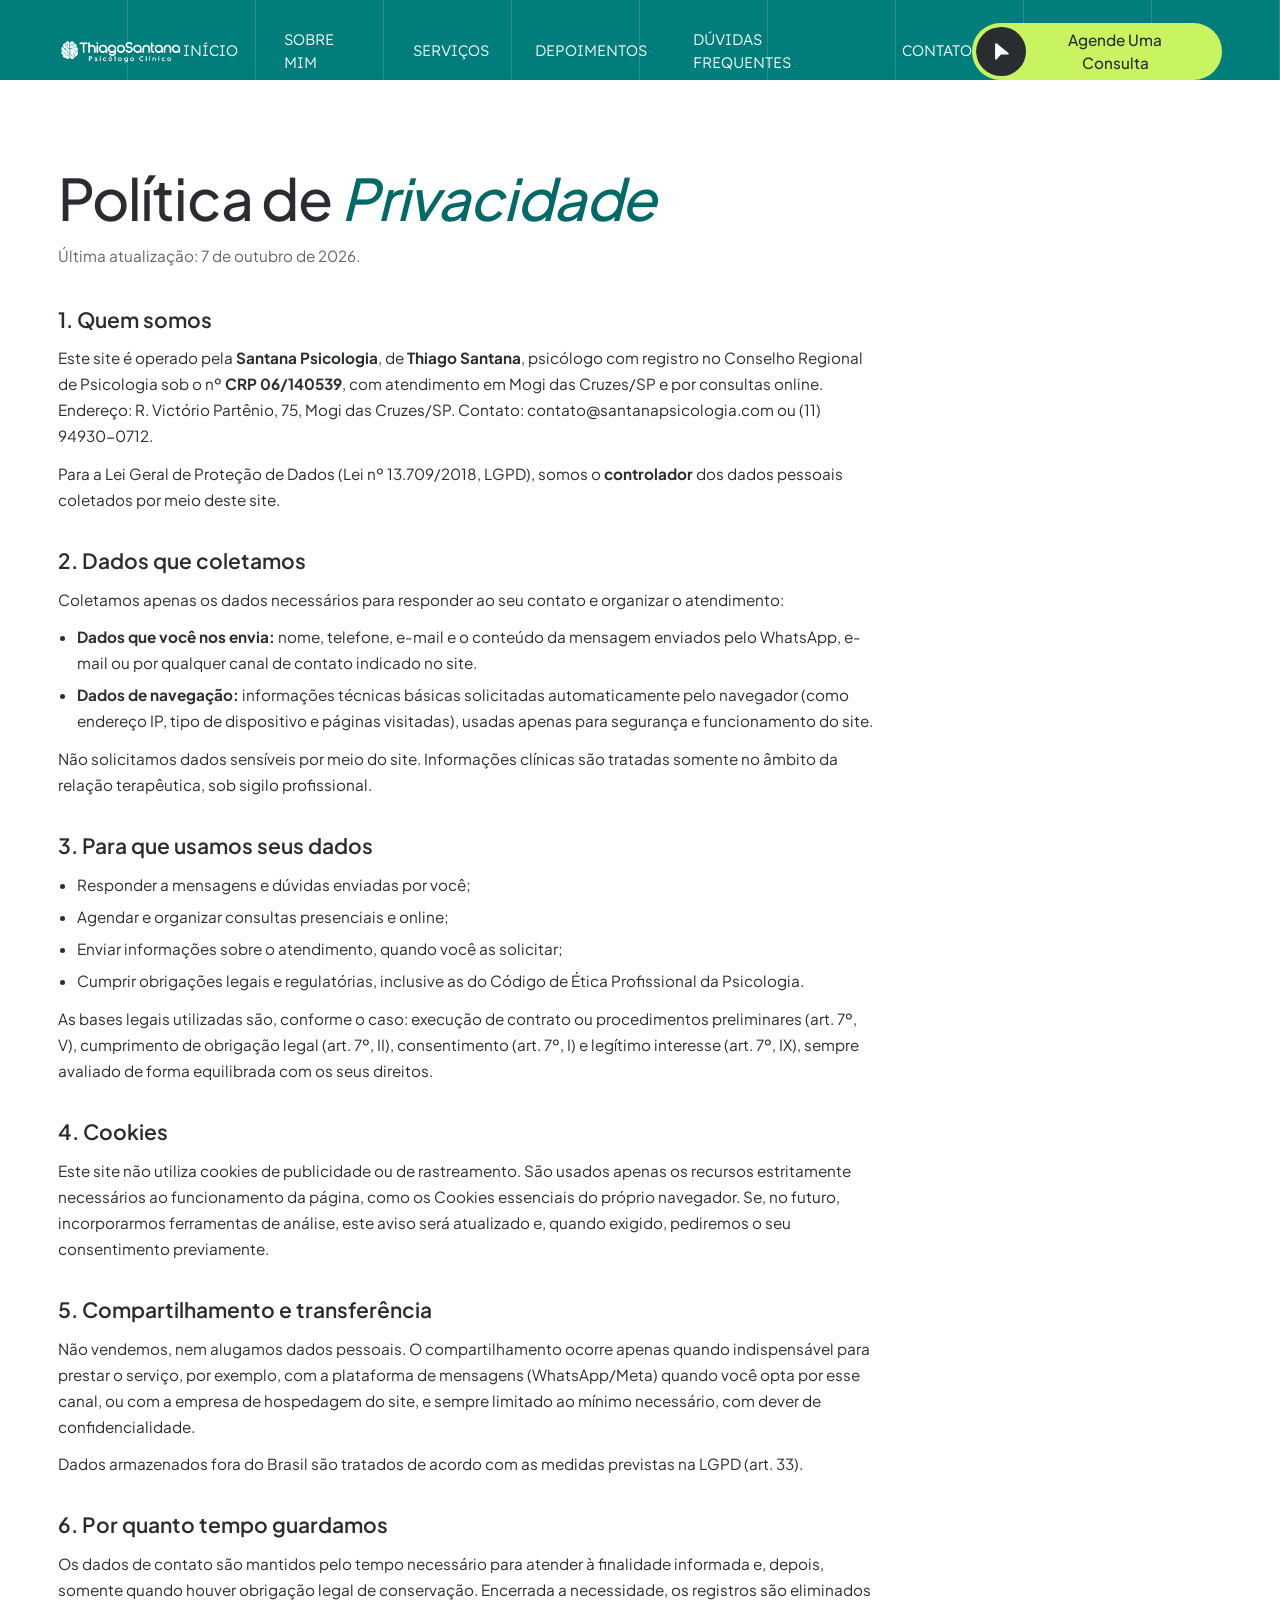
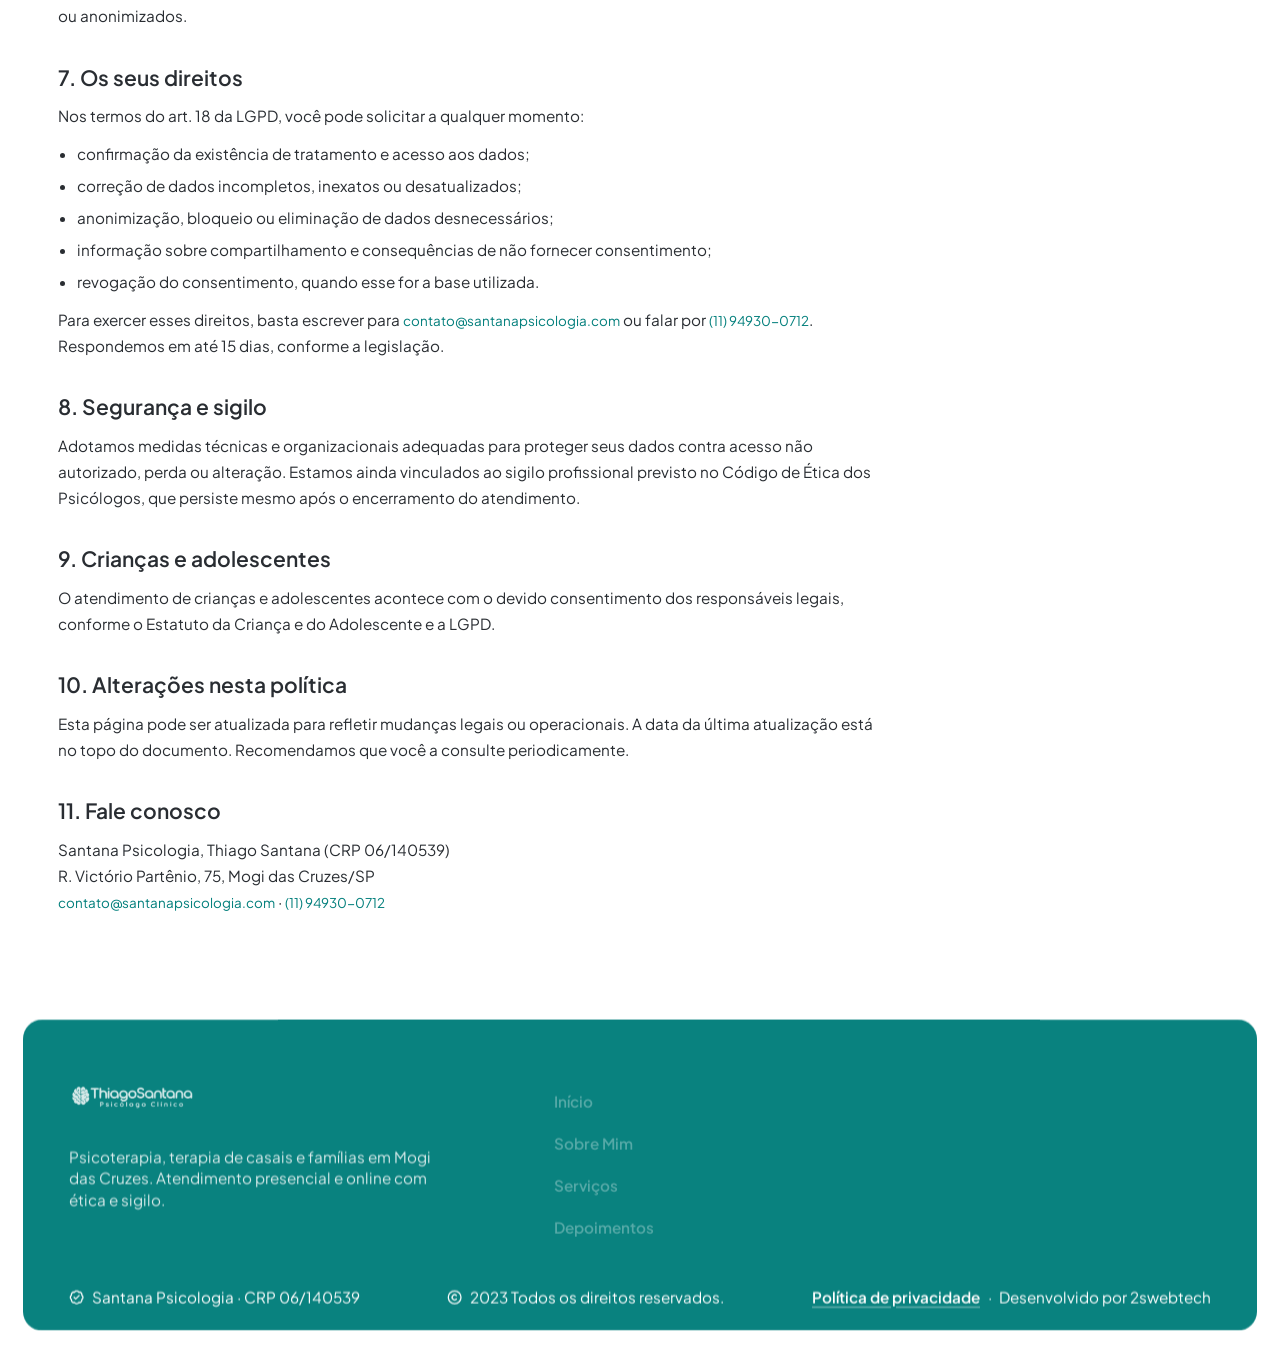
<file: politica-de-privacidade.html>
<!DOCTYPE html>
<html lang="pt-BR">
<head>
  <meta charset="utf-8"/>
  <title>Política de Privacidade, Santana Psicologia</title>
  <meta name="description" content="Política de Privacidade do site Santana Psicologia: como coletamos, usamos, armazenamos e protegemos seus dados pessoais, em conformidade com a LGPD (Lei nº 13.709/2018)."/>
  <meta name="viewport" content="width=device-width, initial-scale=1"/>
  <link href="css/handymanpro-template.webflow.shared.a7c15f822.css" rel="stylesheet" type="text/css"/>
  <link rel="preload" href="fonts/66cfa0bf70570b210612ef3b_GeneralSans-Regular.otf" as="font" type="font/otf" crossorigin><link rel="preload" href="fonts/66cfa0bfb756c75e83ce0cad_GeneralSans-Medium.otf" as="font" type="font/otf" crossorigin><link rel="preload" href="fonts/66cfa0bf6b0dd573e5ee8738_GeneralSans-MediumItalic.otf" as="font" type="font/otf" crossorigin><style>/* google-fonts.css inlinado (remove requisição bloqueante) */
@font-face {
  font-family: 'Inter';
  font-style: normal;
  font-weight: 300;
  font-display: swap;
  src: url(fonts/UcC73FwrK3iLTeHuS_nVMrMxCp50SjIa2JL7SUc.woff2) format('woff2');
  unicode-range: U+0460-052F, U+1C80-1C8A, U+20B4, U+2DE0-2DFF, U+A640-A69F, U+FE2E-FE2F;
}
@font-face {
  font-family: 'Inter';
  font-style: normal;
  font-weight: 300;
  font-display: swap;
  src: url(fonts/UcC73FwrK3iLTeHuS_nVMrMxCp50SjIa0ZL7SUc.woff2) format('woff2');
  unicode-range: U+0301, U+0400-045F, U+0490-0491, U+04B0-04B1, U+2116;
}
@font-face {
  font-family: 'Inter';
  font-style: normal;
  font-weight: 300;
  font-display: swap;
  src: url(fonts/UcC73FwrK3iLTeHuS_nVMrMxCp50SjIa2ZL7SUc.woff2) format('woff2');
  unicode-range: U+1F00-1FFF;
}
@font-face {
  font-family: 'Inter';
  font-style: normal;
  font-weight: 300;
  font-display: swap;
  src: url(fonts/UcC73FwrK3iLTeHuS_nVMrMxCp50SjIa1pL7SUc.woff2) format('woff2');
  unicode-range: U+0370-0377, U+037A-037F, U+0384-038A, U+038C, U+038E-03A1, U+03A3-03FF;
}
@font-face {
  font-family: 'Inter';
  font-style: normal;
  font-weight: 300;
  font-display: swap;
  src: url(fonts/UcC73FwrK3iLTeHuS_nVMrMxCp50SjIa2pL7SUc.woff2) format('woff2');
  unicode-range: U+0102-0103, U+0110-0111, U+0128-0129, U+0168-0169, U+01A0-01A1, U+01AF-01B0, U+0300-0301, U+0303-0304, U+0308-0309, U+0323, U+0329, U+1EA0-1EF9, U+20AB;
}
@font-face {
  font-family: 'Inter';
  font-style: normal;
  font-weight: 300;
  font-display: swap;
  src: url(fonts/UcC73FwrK3iLTeHuS_nVMrMxCp50SjIa25L7SUc.woff2) format('woff2');
  unicode-range: U+0100-02BA, U+02BD-02C5, U+02C7-02CC, U+02CE-02D7, U+02DD-02FF, U+0304, U+0308, U+0329, U+1D00-1DBF, U+1E00-1E9F, U+1EF2-1EFF, U+2020, U+20A0-20AB, U+20AD-20C0, U+2113, U+2C60-2C7F, U+A720-A7FF;
}
@font-face {
  font-family: 'Inter';
  font-style: normal;
  font-weight: 300;
  font-display: swap;
  src: url(fonts/UcC73FwrK3iLTeHuS_nVMrMxCp50SjIa1ZL7.woff2) format('woff2');
  unicode-range: U+0000-00FF, U+0131, U+0152-0153, U+02BB-02BC, U+02C6, U+02DA, U+02DC, U+0304, U+0308, U+0329, U+2000-206F, U+20AC, U+2122, U+2191, U+2193, U+2212, U+2215, U+FEFF, U+FFFD;
}
@font-face {
  font-family: 'Inter';
  font-style: normal;
  font-weight: 400;
  font-display: swap;
  src: url(fonts/UcC73FwrK3iLTeHuS_nVMrMxCp50SjIa2JL7SUc.woff2) format('woff2');
  unicode-range: U+0460-052F, U+1C80-1C8A, U+20B4, U+2DE0-2DFF, U+A640-A69F, U+FE2E-FE2F;
}
@font-face {
  font-family: 'Inter';
  font-style: normal;
  font-weight: 400;
  font-display: swap;
  src: url(fonts/UcC73FwrK3iLTeHuS_nVMrMxCp50SjIa0ZL7SUc.woff2) format('woff2');
  unicode-range: U+0301, U+0400-045F, U+0490-0491, U+04B0-04B1, U+2116;
}
@font-face {
  font-family: 'Inter';
  font-style: normal;
  font-weight: 400;
  font-display: swap;
  src: url(fonts/UcC73FwrK3iLTeHuS_nVMrMxCp50SjIa2ZL7SUc.woff2) format('woff2');
  unicode-range: U+1F00-1FFF;
}
@font-face {
  font-family: 'Inter';
  font-style: normal;
  font-weight: 400;
  font-display: swap;
  src: url(fonts/UcC73FwrK3iLTeHuS_nVMrMxCp50SjIa1pL7SUc.woff2) format('woff2');
  unicode-range: U+0370-0377, U+037A-037F, U+0384-038A, U+038C, U+038E-03A1, U+03A3-03FF;
}
@font-face {
  font-family: 'Inter';
  font-style: normal;
  font-weight: 400;
  font-display: swap;
  src: url(fonts/UcC73FwrK3iLTeHuS_nVMrMxCp50SjIa2pL7SUc.woff2) format('woff2');
  unicode-range: U+0102-0103, U+0110-0111, U+0128-0129, U+0168-0169, U+01A0-01A1, U+01AF-01B0, U+0300-0301, U+0303-0304, U+0308-0309, U+0323, U+0329, U+1EA0-1EF9, U+20AB;
}
@font-face {
  font-family: 'Inter';
  font-style: normal;
  font-weight: 400;
  font-display: swap;
  src: url(fonts/UcC73FwrK3iLTeHuS_nVMrMxCp50SjIa25L7SUc.woff2) format('woff2');
  unicode-range: U+0100-02BA, U+02BD-02C5, U+02C7-02CC, U+02CE-02D7, U+02DD-02FF, U+0304, U+0308, U+0329, U+1D00-1DBF, U+1E00-1E9F, U+1EF2-1EFF, U+2020, U+20A0-20AB, U+20AD-20C0, U+2113, U+2C60-2C7F, U+A720-A7FF;
}
@font-face {
  font-family: 'Inter';
  font-style: normal;
  font-weight: 400;
  font-display: swap;
  src: url(fonts/UcC73FwrK3iLTeHuS_nVMrMxCp50SjIa1ZL7.woff2) format('woff2');
  unicode-range: U+0000-00FF, U+0131, U+0152-0153, U+02BB-02BC, U+02C6, U+02DA, U+02DC, U+0304, U+0308, U+0329, U+2000-206F, U+20AC, U+2122, U+2191, U+2193, U+2212, U+2215, U+FEFF, U+FFFD;
}
@font-face {
  font-family: 'Inter';
  font-style: normal;
  font-weight: 500;
  font-display: swap;
  src: url(fonts/UcC73FwrK3iLTeHuS_nVMrMxCp50SjIa2JL7SUc.woff2) format('woff2');
  unicode-range: U+0460-052F, U+1C80-1C8A, U+20B4, U+2DE0-2DFF, U+A640-A69F, U+FE2E-FE2F;
}
@font-face {
  font-family: 'Inter';
  font-style: normal;
  font-weight: 500;
  font-display: swap;
  src: url(fonts/UcC73FwrK3iLTeHuS_nVMrMxCp50SjIa0ZL7SUc.woff2) format('woff2');
  unicode-range: U+0301, U+0400-045F, U+0490-0491, U+04B0-04B1, U+2116;
}
@font-face {
  font-family: 'Inter';
  font-style: normal;
  font-weight: 500;
  font-display: swap;
  src: url(fonts/UcC73FwrK3iLTeHuS_nVMrMxCp50SjIa2ZL7SUc.woff2) format('woff2');
  unicode-range: U+1F00-1FFF;
}
@font-face {
  font-family: 'Inter';
  font-style: normal;
  font-weight: 500;
  font-display: swap;
  src: url(fonts/UcC73FwrK3iLTeHuS_nVMrMxCp50SjIa1pL7SUc.woff2) format('woff2');
  unicode-range: U+0370-0377, U+037A-037F, U+0384-038A, U+038C, U+038E-03A1, U+03A3-03FF;
}
@font-face {
  font-family: 'Inter';
  font-style: normal;
  font-weight: 500;
  font-display: swap;
  src: url(fonts/UcC73FwrK3iLTeHuS_nVMrMxCp50SjIa2pL7SUc.woff2) format('woff2');
  unicode-range: U+0102-0103, U+0110-0111, U+0128-0129, U+0168-0169, U+01A0-01A1, U+01AF-01B0, U+0300-0301, U+0303-0304, U+0308-0309, U+0323, U+0329, U+1EA0-1EF9, U+20AB;
}
@font-face {
  font-family: 'Inter';
  font-style: normal;
  font-weight: 500;
  font-display: swap;
  src: url(fonts/UcC73FwrK3iLTeHuS_nVMrMxCp50SjIa25L7SUc.woff2) format('woff2');
  unicode-range: U+0100-02BA, U+02BD-02C5, U+02C7-02CC, U+02CE-02D7, U+02DD-02FF, U+0304, U+0308, U+0329, U+1D00-1DBF, U+1E00-1E9F, U+1EF2-1EFF, U+2020, U+20A0-20AB, U+20AD-20C0, U+2113, U+2C60-2C7F, U+A720-A7FF;
}
@font-face {
  font-family: 'Inter';
  font-style: normal;
  font-weight: 500;
  font-display: swap;
  src: url(fonts/UcC73FwrK3iLTeHuS_nVMrMxCp50SjIa1ZL7.woff2) format('woff2');
  unicode-range: U+0000-00FF, U+0131, U+0152-0153, U+02BB-02BC, U+02C6, U+02DA, U+02DC, U+0304, U+0308, U+0329, U+2000-206F, U+20AC, U+2122, U+2191, U+2193, U+2212, U+2215, U+FEFF, U+FFFD;
}
@font-face {
  font-family: 'Inter';
  font-style: normal;
  font-weight: 600;
  font-display: swap;
  src: url(fonts/UcC73FwrK3iLTeHuS_nVMrMxCp50SjIa2JL7SUc.woff2) format('woff2');
  unicode-range: U+0460-052F, U+1C80-1C8A, U+20B4, U+2DE0-2DFF, U+A640-A69F, U+FE2E-FE2F;
}
@font-face {
  font-family: 'Inter';
  font-style: normal;
  font-weight: 600;
  font-display: swap;
  src: url(fonts/UcC73FwrK3iLTeHuS_nVMrMxCp50SjIa0ZL7SUc.woff2) format('woff2');
  unicode-range: U+0301, U+0400-045F, U+0490-0491, U+04B0-04B1, U+2116;
}
@font-face {
  font-family: 'Inter';
  font-style: normal;
  font-weight: 600;
  font-display: swap;
  src: url(fonts/UcC73FwrK3iLTeHuS_nVMrMxCp50SjIa2ZL7SUc.woff2) format('woff2');
  unicode-range: U+1F00-1FFF;
}
@font-face {
  font-family: 'Inter';
  font-style: normal;
  font-weight: 600;
  font-display: swap;
  src: url(fonts/UcC73FwrK3iLTeHuS_nVMrMxCp50SjIa1pL7SUc.woff2) format('woff2');
  unicode-range: U+0370-0377, U+037A-037F, U+0384-038A, U+038C, U+038E-03A1, U+03A3-03FF;
}
@font-face {
  font-family: 'Inter';
  font-style: normal;
  font-weight: 600;
  font-display: swap;
  src: url(fonts/UcC73FwrK3iLTeHuS_nVMrMxCp50SjIa2pL7SUc.woff2) format('woff2');
  unicode-range: U+0102-0103, U+0110-0111, U+0128-0129, U+0168-0169, U+01A0-01A1, U+01AF-01B0, U+0300-0301, U+0303-0304, U+0308-0309, U+0323, U+0329, U+1EA0-1EF9, U+20AB;
}
@font-face {
  font-family: 'Inter';
  font-style: normal;
  font-weight: 600;
  font-display: swap;
  src: url(fonts/UcC73FwrK3iLTeHuS_nVMrMxCp50SjIa25L7SUc.woff2) format('woff2');
  unicode-range: U+0100-02BA, U+02BD-02C5, U+02C7-02CC, U+02CE-02D7, U+02DD-02FF, U+0304, U+0308, U+0329, U+1D00-1DBF, U+1E00-1E9F, U+1EF2-1EFF, U+2020, U+20A0-20AB, U+20AD-20C0, U+2113, U+2C60-2C7F, U+A720-A7FF;
}
@font-face {
  font-family: 'Inter';
  font-style: normal;
  font-weight: 600;
  font-display: swap;
  src: url(fonts/UcC73FwrK3iLTeHuS_nVMrMxCp50SjIa1ZL7.woff2) format('woff2');
  unicode-range: U+0000-00FF, U+0131, U+0152-0153, U+02BB-02BC, U+02C6, U+02DA, U+02DC, U+0304, U+0308, U+0329, U+2000-206F, U+20AC, U+2122, U+2191, U+2193, U+2212, U+2215, U+FEFF, U+FFFD;
}
@font-face {
  font-family: 'Inter';
  font-style: normal;
  font-weight: 700;
  font-display: swap;
  src: url(fonts/UcC73FwrK3iLTeHuS_nVMrMxCp50SjIa2JL7SUc.woff2) format('woff2');
  unicode-range: U+0460-052F, U+1C80-1C8A, U+20B4, U+2DE0-2DFF, U+A640-A69F, U+FE2E-FE2F;
}
@font-face {
  font-family: 'Inter';
  font-style: normal;
  font-weight: 700;
  font-display: swap;
  src: url(fonts/UcC73FwrK3iLTeHuS_nVMrMxCp50SjIa0ZL7SUc.woff2) format('woff2');
  unicode-range: U+0301, U+0400-045F, U+0490-0491, U+04B0-04B1, U+2116;
}
@font-face {
  font-family: 'Inter';
  font-style: normal;
  font-weight: 700;
  font-display: swap;
  src: url(fonts/UcC73FwrK3iLTeHuS_nVMrMxCp50SjIa2ZL7SUc.woff2) format('woff2');
  unicode-range: U+1F00-1FFF;
}
@font-face {
  font-family: 'Inter';
  font-style: normal;
  font-weight: 700;
  font-display: swap;
  src: url(fonts/UcC73FwrK3iLTeHuS_nVMrMxCp50SjIa1pL7SUc.woff2) format('woff2');
  unicode-range: U+0370-0377, U+037A-037F, U+0384-038A, U+038C, U+038E-03A1, U+03A3-03FF;
}
@font-face {
  font-family: 'Inter';
  font-style: normal;
  font-weight: 700;
  font-display: swap;
  src: url(fonts/UcC73FwrK3iLTeHuS_nVMrMxCp50SjIa2pL7SUc.woff2) format('woff2');
  unicode-range: U+0102-0103, U+0110-0111, U+0128-0129, U+0168-0169, U+01A0-01A1, U+01AF-01B0, U+0300-0301, U+0303-0304, U+0308-0309, U+0323, U+0329, U+1EA0-1EF9, U+20AB;
}
@font-face {
  font-family: 'Inter';
  font-style: normal;
  font-weight: 700;
  font-display: swap;
  src: url(fonts/UcC73FwrK3iLTeHuS_nVMrMxCp50SjIa25L7SUc.woff2) format('woff2');
  unicode-range: U+0100-02BA, U+02BD-02C5, U+02C7-02CC, U+02CE-02D7, U+02DD-02FF, U+0304, U+0308, U+0329, U+1D00-1DBF, U+1E00-1E9F, U+1EF2-1EFF, U+2020, U+20A0-20AB, U+20AD-20C0, U+2113, U+2C60-2C7F, U+A720-A7FF;
}
@font-face {
  font-family: 'Inter';
  font-style: normal;
  font-weight: 700;
  font-display: swap;
  src: url(fonts/UcC73FwrK3iLTeHuS_nVMrMxCp50SjIa1ZL7.woff2) format('woff2');
  unicode-range: U+0000-00FF, U+0131, U+0152-0153, U+02BB-02BC, U+02C6, U+02DA, U+02DC, U+0304, U+0308, U+0329, U+2000-206F, U+20AC, U+2122, U+2191, U+2193, U+2212, U+2215, U+FEFF, U+FFFD;
}
@font-face {
  font-family: 'Lexend';
  font-style: normal;
  font-weight: 300;
  font-display: swap;
  src: url(fonts/wlpwgwvFAVdoq2_v9KQU4Wc.woff2) format('woff2');
  unicode-range: U+0102-0103, U+0110-0111, U+0128-0129, U+0168-0169, U+01A0-01A1, U+01AF-01B0, U+0300-0301, U+0303-0304, U+0308-0309, U+0323, U+0329, U+1EA0-1EF9, U+20AB;
}
@font-face {
  font-family: 'Lexend';
  font-style: normal;
  font-weight: 300;
  font-display: swap;
  src: url(fonts/wlpwgwvFAVdoq2_v9aQU4Wc.woff2) format('woff2');
  unicode-range: U+0100-02BA, U+02BD-02C5, U+02C7-02CC, U+02CE-02D7, U+02DD-02FF, U+0304, U+0308, U+0329, U+1D00-1DBF, U+1E00-1E9F, U+1EF2-1EFF, U+2020, U+20A0-20AB, U+20AD-20C0, U+2113, U+2C60-2C7F, U+A720-A7FF;
}
@font-face {
  font-family: 'Lexend';
  font-style: normal;
  font-weight: 300;
  font-display: swap;
  src: url(fonts/wlpwgwvFAVdoq2_v-6QU.woff2) format('woff2');
  unicode-range: U+0000-00FF, U+0131, U+0152-0153, U+02BB-02BC, U+02C6, U+02DA, U+02DC, U+0304, U+0308, U+0329, U+2000-206F, U+20AC, U+2122, U+2191, U+2193, U+2212, U+2215, U+FEFF, U+FFFD;
}
@font-face {
  font-family: 'Lexend';
  font-style: normal;
  font-weight: 400;
  font-display: swap;
  src: url(fonts/wlpwgwvFAVdoq2_v9KQU4Wc.woff2) format('woff2');
  unicode-range: U+0102-0103, U+0110-0111, U+0128-0129, U+0168-0169, U+01A0-01A1, U+01AF-01B0, U+0300-0301, U+0303-0304, U+0308-0309, U+0323, U+0329, U+1EA0-1EF9, U+20AB;
}
@font-face {
  font-family: 'Lexend';
  font-style: normal;
  font-weight: 400;
  font-display: swap;
  src: url(fonts/wlpwgwvFAVdoq2_v9aQU4Wc.woff2) format('woff2');
  unicode-range: U+0100-02BA, U+02BD-02C5, U+02C7-02CC, U+02CE-02D7, U+02DD-02FF, U+0304, U+0308, U+0329, U+1D00-1DBF, U+1E00-1E9F, U+1EF2-1EFF, U+2020, U+20A0-20AB, U+20AD-20C0, U+2113, U+2C60-2C7F, U+A720-A7FF;
}
@font-face {
  font-family: 'Lexend';
  font-style: normal;
  font-weight: 400;
  font-display: swap;
  src: url(fonts/wlpwgwvFAVdoq2_v-6QU.woff2) format('woff2');
  unicode-range: U+0000-00FF, U+0131, U+0152-0153, U+02BB-02BC, U+02C6, U+02DA, U+02DC, U+0304, U+0308, U+0329, U+2000-206F, U+20AC, U+2122, U+2191, U+2193, U+2212, U+2215, U+FEFF, U+FFFD;
}
@font-face {
  font-family: 'Lexend';
  font-style: normal;
  font-weight: 500;
  font-display: swap;
  src: url(fonts/wlpwgwvFAVdoq2_v9KQU4Wc.woff2) format('woff2');
  unicode-range: U+0102-0103, U+0110-0111, U+0128-0129, U+0168-0169, U+01A0-01A1, U+01AF-01B0, U+0300-0301, U+0303-0304, U+0308-0309, U+0323, U+0329, U+1EA0-1EF9, U+20AB;
}
@font-face {
  font-family: 'Lexend';
  font-style: normal;
  font-weight: 500;
  font-display: swap;
  src: url(fonts/wlpwgwvFAVdoq2_v9aQU4Wc.woff2) format('woff2');
  unicode-range: U+0100-02BA, U+02BD-02C5, U+02C7-02CC, U+02CE-02D7, U+02DD-02FF, U+0304, U+0308, U+0329, U+1D00-1DBF, U+1E00-1E9F, U+1EF2-1EFF, U+2020, U+20A0-20AB, U+20AD-20C0, U+2113, U+2C60-2C7F, U+A720-A7FF;
}
@font-face {
  font-family: 'Lexend';
  font-style: normal;
  font-weight: 500;
  font-display: swap;
  src: url(fonts/wlpwgwvFAVdoq2_v-6QU.woff2) format('woff2');
  unicode-range: U+0000-00FF, U+0131, U+0152-0153, U+02BB-02BC, U+02C6, U+02DA, U+02DC, U+0304, U+0308, U+0329, U+2000-206F, U+20AC, U+2122, U+2191, U+2193, U+2212, U+2215, U+FEFF, U+FFFD;
}
@font-face {
  font-family: 'Lexend';
  font-style: normal;
  font-weight: 600;
  font-display: swap;
  src: url(fonts/wlpwgwvFAVdoq2_v9KQU4Wc.woff2) format('woff2');
  unicode-range: U+0102-0103, U+0110-0111, U+0128-0129, U+0168-0169, U+01A0-01A1, U+01AF-01B0, U+0300-0301, U+0303-0304, U+0308-0309, U+0323, U+0329, U+1EA0-1EF9, U+20AB;
}
@font-face {
  font-family: 'Lexend';
  font-style: normal;
  font-weight: 600;
  font-display: swap;
  src: url(fonts/wlpwgwvFAVdoq2_v9aQU4Wc.woff2) format('woff2');
  unicode-range: U+0100-02BA, U+02BD-02C5, U+02C7-02CC, U+02CE-02D7, U+02DD-02FF, U+0304, U+0308, U+0329, U+1D00-1DBF, U+1E00-1E9F, U+1EF2-1EFF, U+2020, U+20A0-20AB, U+20AD-20C0, U+2113, U+2C60-2C7F, U+A720-A7FF;
}
@font-face {
  font-family: 'Lexend';
  font-style: normal;
  font-weight: 600;
  font-display: swap;
  src: url(fonts/wlpwgwvFAVdoq2_v-6QU.woff2) format('woff2');
  unicode-range: U+0000-00FF, U+0131, U+0152-0153, U+02BB-02BC, U+02C6, U+02DA, U+02DC, U+0304, U+0308, U+0329, U+2000-206F, U+20AC, U+2122, U+2191, U+2193, U+2212, U+2215, U+FEFF, U+FFFD;
}
@font-face {
  font-family: 'Lexend';
  font-style: normal;
  font-weight: 700;
  font-display: swap;
  src: url(fonts/wlpwgwvFAVdoq2_v9KQU4Wc.woff2) format('woff2');
  unicode-range: U+0102-0103, U+0110-0111, U+0128-0129, U+0168-0169, U+01A0-01A1, U+01AF-01B0, U+0300-0301, U+0303-0304, U+0308-0309, U+0323, U+0329, U+1EA0-1EF9, U+20AB;
}
@font-face {
  font-family: 'Lexend';
  font-style: normal;
  font-weight: 700;
  font-display: swap;
  src: url(fonts/wlpwgwvFAVdoq2_v9aQU4Wc.woff2) format('woff2');
  unicode-range: U+0100-02BA, U+02BD-02C5, U+02C7-02CC, U+02CE-02D7, U+02DD-02FF, U+0304, U+0308, U+0329, U+1D00-1DBF, U+1E00-1E9F, U+1EF2-1EFF, U+2020, U+20A0-20AB, U+20AD-20C0, U+2113, U+2C60-2C7F, U+A720-A7FF;
}
@font-face {
  font-family: 'Lexend';
  font-style: normal;
  font-weight: 700;
  font-display: swap;
  src: url(fonts/wlpwgwvFAVdoq2_v-6QU.woff2) format('woff2');
  unicode-range: U+0000-00FF, U+0131, U+0152-0153, U+02BB-02BC, U+02C6, U+02DA, U+02DC, U+0304, U+0308, U+0329, U+2000-206F, U+20AC, U+2122, U+2191, U+2193, U+2212, U+2215, U+FEFF, U+FFFD;
}
@font-face {
  font-family: 'Plus Jakarta Sans';
  font-style: normal;
  font-weight: 300;
  font-display: swap;
  src: url(fonts/LDIoaomQNQcsA88c7O9yZ4KMCoOg4Ko70yyygA.woff2) format('woff2');
  unicode-range: U+0460-052F, U+1C80-1C8A, U+20B4, U+2DE0-2DFF, U+A640-A69F, U+FE2E-FE2F;
}
@font-face {
  font-family: 'Plus Jakarta Sans';
  font-style: normal;
  font-weight: 300;
  font-display: swap;
  src: url(fonts/LDIoaomQNQcsA88c7O9yZ4KMCoOg4Ko50yyygA.woff2) format('woff2');
  unicode-range: U+0102-0103, U+0110-0111, U+0128-0129, U+0168-0169, U+01A0-01A1, U+01AF-01B0, U+0300-0301, U+0303-0304, U+0308-0309, U+0323, U+0329, U+1EA0-1EF9, U+20AB;
}
@font-face {
  font-family: 'Plus Jakarta Sans';
  font-style: normal;
  font-weight: 300;
  font-display: swap;
  src: url(fonts/LDIoaomQNQcsA88c7O9yZ4KMCoOg4Ko40yyygA.woff2) format('woff2');
  unicode-range: U+0100-02BA, U+02BD-02C5, U+02C7-02CC, U+02CE-02D7, U+02DD-02FF, U+0304, U+0308, U+0329, U+1D00-1DBF, U+1E00-1E9F, U+1EF2-1EFF, U+2020, U+20A0-20AB, U+20AD-20C0, U+2113, U+2C60-2C7F, U+A720-A7FF;
}
@font-face {
  font-family: 'Plus Jakarta Sans';
  font-style: normal;
  font-weight: 300;
  font-display: swap;
  src: url(fonts/LDIoaomQNQcsA88c7O9yZ4KMCoOg4Ko20yw.woff2) format('woff2');
  unicode-range: U+0000-00FF, U+0131, U+0152-0153, U+02BB-02BC, U+02C6, U+02DA, U+02DC, U+0304, U+0308, U+0329, U+2000-206F, U+20AC, U+2122, U+2191, U+2193, U+2212, U+2215, U+FEFF, U+FFFD;
}
@font-face {
  font-family: 'Plus Jakarta Sans';
  font-style: normal;
  font-weight: 400;
  font-display: swap;
  src: url(fonts/LDIoaomQNQcsA88c7O9yZ4KMCoOg4Ko70yyygA.woff2) format('woff2');
  unicode-range: U+0460-052F, U+1C80-1C8A, U+20B4, U+2DE0-2DFF, U+A640-A69F, U+FE2E-FE2F;
}
@font-face {
  font-family: 'Plus Jakarta Sans';
  font-style: normal;
  font-weight: 400;
  font-display: swap;
  src: url(fonts/LDIoaomQNQcsA88c7O9yZ4KMCoOg4Ko50yyygA.woff2) format('woff2');
  unicode-range: U+0102-0103, U+0110-0111, U+0128-0129, U+0168-0169, U+01A0-01A1, U+01AF-01B0, U+0300-0301, U+0303-0304, U+0308-0309, U+0323, U+0329, U+1EA0-1EF9, U+20AB;
}
@font-face {
  font-family: 'Plus Jakarta Sans';
  font-style: normal;
  font-weight: 400;
  font-display: swap;
  src: url(fonts/LDIoaomQNQcsA88c7O9yZ4KMCoOg4Ko40yyygA.woff2) format('woff2');
  unicode-range: U+0100-02BA, U+02BD-02C5, U+02C7-02CC, U+02CE-02D7, U+02DD-02FF, U+0304, U+0308, U+0329, U+1D00-1DBF, U+1E00-1E9F, U+1EF2-1EFF, U+2020, U+20A0-20AB, U+20AD-20C0, U+2113, U+2C60-2C7F, U+A720-A7FF;
}
@font-face {
  font-family: 'Plus Jakarta Sans';
  font-style: normal;
  font-weight: 400;
  font-display: swap;
  src: url(fonts/LDIoaomQNQcsA88c7O9yZ4KMCoOg4Ko20yw.woff2) format('woff2');
  unicode-range: U+0000-00FF, U+0131, U+0152-0153, U+02BB-02BC, U+02C6, U+02DA, U+02DC, U+0304, U+0308, U+0329, U+2000-206F, U+20AC, U+2122, U+2191, U+2193, U+2212, U+2215, U+FEFF, U+FFFD;
}
@font-face {
  font-family: 'Plus Jakarta Sans';
  font-style: normal;
  font-weight: 500;
  font-display: swap;
  src: url(fonts/LDIoaomQNQcsA88c7O9yZ4KMCoOg4Ko70yyygA.woff2) format('woff2');
  unicode-range: U+0460-052F, U+1C80-1C8A, U+20B4, U+2DE0-2DFF, U+A640-A69F, U+FE2E-FE2F;
}
@font-face {
  font-family: 'Plus Jakarta Sans';
  font-style: normal;
  font-weight: 500;
  font-display: swap;
  src: url(fonts/LDIoaomQNQcsA88c7O9yZ4KMCoOg4Ko50yyygA.woff2) format('woff2');
  unicode-range: U+0102-0103, U+0110-0111, U+0128-0129, U+0168-0169, U+01A0-01A1, U+01AF-01B0, U+0300-0301, U+0303-0304, U+0308-0309, U+0323, U+0329, U+1EA0-1EF9, U+20AB;
}
@font-face {
  font-family: 'Plus Jakarta Sans';
  font-style: normal;
  font-weight: 500;
  font-display: swap;
  src: url(fonts/LDIoaomQNQcsA88c7O9yZ4KMCoOg4Ko40yyygA.woff2) format('woff2');
  unicode-range: U+0100-02BA, U+02BD-02C5, U+02C7-02CC, U+02CE-02D7, U+02DD-02FF, U+0304, U+0308, U+0329, U+1D00-1DBF, U+1E00-1E9F, U+1EF2-1EFF, U+2020, U+20A0-20AB, U+20AD-20C0, U+2113, U+2C60-2C7F, U+A720-A7FF;
}
@font-face {
  font-family: 'Plus Jakarta Sans';
  font-style: normal;
  font-weight: 500;
  font-display: swap;
  src: url(fonts/LDIoaomQNQcsA88c7O9yZ4KMCoOg4Ko20yw.woff2) format('woff2');
  unicode-range: U+0000-00FF, U+0131, U+0152-0153, U+02BB-02BC, U+02C6, U+02DA, U+02DC, U+0304, U+0308, U+0329, U+2000-206F, U+20AC, U+2122, U+2191, U+2193, U+2212, U+2215, U+FEFF, U+FFFD;
}
@font-face {
  font-family: 'Plus Jakarta Sans';
  font-style: normal;
  font-weight: 600;
  font-display: swap;
  src: url(fonts/LDIoaomQNQcsA88c7O9yZ4KMCoOg4Ko70yyygA.woff2) format('woff2');
  unicode-range: U+0460-052F, U+1C80-1C8A, U+20B4, U+2DE0-2DFF, U+A640-A69F, U+FE2E-FE2F;
}
@font-face {
  font-family: 'Plus Jakarta Sans';
  font-style: normal;
  font-weight: 600;
  font-display: swap;
  src: url(fonts/LDIoaomQNQcsA88c7O9yZ4KMCoOg4Ko50yyygA.woff2) format('woff2');
  unicode-range: U+0102-0103, U+0110-0111, U+0128-0129, U+0168-0169, U+01A0-01A1, U+01AF-01B0, U+0300-0301, U+0303-0304, U+0308-0309, U+0323, U+0329, U+1EA0-1EF9, U+20AB;
}
@font-face {
  font-family: 'Plus Jakarta Sans';
  font-style: normal;
  font-weight: 600;
  font-display: swap;
  src: url(fonts/LDIoaomQNQcsA88c7O9yZ4KMCoOg4Ko40yyygA.woff2) format('woff2');
  unicode-range: U+0100-02BA, U+02BD-02C5, U+02C7-02CC, U+02CE-02D7, U+02DD-02FF, U+0304, U+0308, U+0329, U+1D00-1DBF, U+1E00-1E9F, U+1EF2-1EFF, U+2020, U+20A0-20AB, U+20AD-20C0, U+2113, U+2C60-2C7F, U+A720-A7FF;
}
@font-face {
  font-family: 'Plus Jakarta Sans';
  font-style: normal;
  font-weight: 600;
  font-display: swap;
  src: url(fonts/LDIoaomQNQcsA88c7O9yZ4KMCoOg4Ko20yw.woff2) format('woff2');
  unicode-range: U+0000-00FF, U+0131, U+0152-0153, U+02BB-02BC, U+02C6, U+02DA, U+02DC, U+0304, U+0308, U+0329, U+2000-206F, U+20AC, U+2122, U+2191, U+2193, U+2212, U+2215, U+FEFF, U+FFFD;
}
@font-face {
  font-family: 'Plus Jakarta Sans';
  font-style: normal;
  font-weight: 700;
  font-display: swap;
  src: url(fonts/LDIoaomQNQcsA88c7O9yZ4KMCoOg4Ko70yyygA.woff2) format('woff2');
  unicode-range: U+0460-052F, U+1C80-1C8A, U+20B4, U+2DE0-2DFF, U+A640-A69F, U+FE2E-FE2F;
}
@font-face {
  font-family: 'Plus Jakarta Sans';
  font-style: normal;
  font-weight: 700;
  font-display: swap;
  src: url(fonts/LDIoaomQNQcsA88c7O9yZ4KMCoOg4Ko50yyygA.woff2) format('woff2');
  unicode-range: U+0102-0103, U+0110-0111, U+0128-0129, U+0168-0169, U+01A0-01A1, U+01AF-01B0, U+0300-0301, U+0303-0304, U+0308-0309, U+0323, U+0329, U+1EA0-1EF9, U+20AB;
}
@font-face {
  font-family: 'Plus Jakarta Sans';
  font-style: normal;
  font-weight: 700;
  font-display: swap;
  src: url(fonts/LDIoaomQNQcsA88c7O9yZ4KMCoOg4Ko40yyygA.woff2) format('woff2');
  unicode-range: U+0100-02BA, U+02BD-02C5, U+02C7-02CC, U+02CE-02D7, U+02DD-02FF, U+0304, U+0308, U+0329, U+1D00-1DBF, U+1E00-1E9F, U+1EF2-1EFF, U+2020, U+20A0-20AB, U+20AD-20C0, U+2113, U+2C60-2C7F, U+A720-A7FF;
}
@font-face {
  font-family: 'Plus Jakarta Sans';
  font-style: normal;
  font-weight: 700;
  font-display: swap;
  src: url(fonts/LDIoaomQNQcsA88c7O9yZ4KMCoOg4Ko20yw.woff2) format('woff2');
  unicode-range: U+0000-00FF, U+0131, U+0152-0153, U+02BB-02BC, U+02C6, U+02DA, U+02DC, U+0304, U+0308, U+0329, U+2000-206F, U+20AC, U+2122, U+2191, U+2193, U+2212, U+2215, U+FEFF, U+FFFD;
}
/* ===== Contraste WCAG AA (ajustes de acessibilidade) ===== */
:root {
  --brand--neutral: #666666;
  --text-color--text-tertiary: #016a67;
}
.nav_links,
.footer_link {
  color: rgb(255 255 255 / .95);
}
.opacity-60 {
  opacity: .95;
}
.hero-tag_component {
  color: #01201e;
}
.card_component {
  background-color: rgb(255 255 255 / .6);
  border-color: rgb(255 255 255 / .8);
  color: #04211f;
}
.card_component.is-work {
  color: var(--text-color--text-white);
}
.card_component .card_tag {
  background-color: rgb(255 255 255 / .95);
}
.card_component .link {
  color: #02332f;
}
.card_component .tag_text.is-green {
  color: #04211f;
}
</style><script type="text/javascript">!function(o,c){var n=c.documentElement,t=" w-mod-";n.className+=t+"js",("ontouchstart"in o||o.DocumentTouch&&c instanceof DocumentTouch)&&(n.className+=t+"touch")}(window,document);</script>
  <link href="img/logo/favicon.png" rel="icon" type="image/png"/>
  <link href="img/logo/favicon.png" rel="apple-touch-icon" type="image/png"/>
  <style>
/* CSS Fluid Responsive */

  html { font-size: calc(0.5991091314031181rem + 0.4454342984409799vw); }
  @media screen and (max-width:1440px) { html { font-size: calc(0.5991091314031181rem + 0.4454342984409799vw); } }
  @media screen and (max-width:991px) { html { font-size: calc(0.44698660714285715rem + 0.8928571428571428vw); } }
  @media screen and (max-width:767px) { html { font-size: calc(0.6671006944444444rem + 0.6944444444444444vw); } }
  @media screen and (max-width:479px) { html { font-size: calc(0.7494769874476988rem + 0.8368200836820083vw); } }


/* Make text look crisper and more legible in all browsers */
body {
  -webkit-font-smoothing: antialiased;
  -moz-osx-font-smoothing: grayscale;
  font-smoothing: antialiased;
  text-rendering: optimizeLegibility;
}

/* Focus state style for keyboard navigation for the focusable elements */
*[tabindex]:focus-visible,
  input[type="file"]:focus-visible {
   outline: 0.125rem solid #4d65ff;
   outline-offset: 0.125rem;
}

/* Set color style to inherit */
.inherit-color * {
    color: inherit;
}

/* Get rid of top margin on first element in any rich text element */
.w-richtext > :not(div):first-child, .w-richtext > div:first-child > :first-child {
  margin-top: 0 !important;
}

/* Get rid of bottom margin on last element in any rich text element */
.w-richtext>:last-child, .w-richtext ol li:last-child, .w-richtext ul li:last-child {
	margin-bottom: 0 !important;
}


/* Make sure containers never lose their center alignment */
.container-medium,.container-small, .container-large {
	margin-right: auto !important;
  margin-left: auto !important;
}

/* 
Make the following elements inherit typography styles from the parent and not have hardcoded values. 
Important: You will not be able to style for example "All Links" in Designer with this CSS applied.
Uncomment this CSS to use it in the project. Leave this message for future hand-off.
*/
/*
a,
.w-input,
.w-select,
.w-tab-link,
.w-nav-link,
.w-dropdown-btn,
.w-dropdown-toggle,
.w-dropdown-link {
  color: inherit;
  text-decoration: inherit;
  font-size: inherit;
}
*/

/* Apply "..." after 3 lines of text */
.text-style-3lines {
	display: -webkit-box;
	overflow: hidden;
	-webkit-line-clamp: 3;
	-webkit-box-orient: vertical;
}

/* Apply "..." after 2 lines of text */
.text-style-2lines {
	display: -webkit-box;
	overflow: hidden;
	-webkit-line-clamp: 2;
	-webkit-box-orient: vertical;
}

/* Adds inline flex display */
.display-inlineflex {
  display: inline-flex;
}

/* These classes are never overwritten */
.hide {
  display: none !important;
}

@media screen and (max-width: 991px) {
    .hide, .hide-tablet {
        display: none !important;
    }
}
/* Ícones inline (Lucide) ao lado de termos/frases */
.icon-inline {
  width: 1em;
  height: 1em;
  flex: none;
}

.has-icon {
  display: flex;
  align-items: center;
  gap: .5rem;
}

.has-icon.is-center {
  justify-content: center;
}

.has-icon.is-end {
  justify-content: flex-end;
}

@media screen and (max-width: 767px) {
    .hide-mobile-landscape{
      display: none !important;
    }
}
  @media screen and (max-width: 479px) {
    .hide-mobile{
      display: none !important;
    }
}
 
.margin-0 {
  margin: 0rem !important;
}
  
.padding-0 {
  padding: 0rem !important;
}

.spacing-clean {
padding: 0rem !important;
margin: 0rem !important;
}

.margin-top {
  margin-right: 0rem !important;
  margin-bottom: 0rem !important;
  margin-left: 0rem !important;
}

.padding-top {
  padding-right: 0rem !important;
  padding-bottom: 0rem !important;
  padding-left: 0rem !important;
}
  
.margin-right {
  margin-top: 0rem !important;
  margin-bottom: 0rem !important;
  margin-left: 0rem !important;
}

.padding-right {
  padding-top: 0rem !important;
  padding-bottom: 0rem !important;
  padding-left: 0rem !important;
}

.margin-bottom {
  margin-top: 0rem !important;
  margin-right: 0rem !important;
  margin-left: 0rem !important;
}

.padding-bottom {
  padding-top: 0rem !important;
  padding-right: 0rem !important;
  padding-left: 0rem !important;
}

.margin-left {
  margin-top: 0rem !important;
  margin-right: 0rem !important;
  margin-bottom: 0rem !important;
}
  
.padding-left {
  padding-top: 0rem !important;
  padding-right: 0rem !important;
  padding-bottom: 0rem !important;
}
  
.margin-horizontal {
  margin-top: 0rem !important;
  margin-bottom: 0rem !important;
}

.padding-horizontal {
  padding-top: 0rem !important;
  padding-bottom: 0rem !important;
}

.margin-vertical {
  margin-right: 0rem !important;
  margin-left: 0rem !important;
}
  
.padding-vertical {
  padding-right: 0rem !important;
  padding-left: 0rem !important;
}

/* Hide scrollbar for Chrome, Safari and Opera */
.sidebar::-webkit-scrollbar {
  display: none;
}

/* Hide scrollbar for IE, Edge and Firefox */
.sidebar {
  -ms-overflow-style: none;  /* IE and Edge */
  scrollbar-width: none;  /* Firefox */
}

/* Logotipo - img/logo/logo-white.png */
.navbar_logo-link {
  display: inline-flex;
  flex: none;
  max-width: 100%;
}

.navbar_logo {
  width: auto;
  height: auto;
  max-width: min(100%, 15rem);
  max-height: 2.75rem;
}

.footer_image .image {
  object-fit: contain;
  object-position: center;
}

.tag_component.is-text {
  padding: .25rem 1.25rem;
}

.footer_image {
  width: 100%;
  max-width: 40rem;
  margin-left: auto;
  margin-right: auto;
}

.contact_wrap {
  grid-template-columns: 1fr;
}

.portfolio_work {
  background-color: var(--bg-color--bg-primary);
}
.card_component.is-work {
  flex-flow: column;
  align-items: stretch;
  justify-content: flex-start;
  row-gap: .75rem;
  background-color: #00000026;
  border-color: #ffffff3d;
}
.card_component.is-work .text-number {
  align-self: flex-end;
}
.card_answer {
  color: #ffffffe6;
  font-size: .875rem;
  line-height: 1.55;
}
.portfolio_gradient {
  height: 4rem;
}
.testimonial_card {
  min-height: 17rem;
}
@media screen and (max-width: 479px) {
  .testimonial_card {
    min-height: 16rem;
  }
}
@media screen and (max-width: 991px) {
  .portfolio_work {
    padding: 1.25rem;
  }
}
@media screen and (max-width: 479px) {
  .portfolio_work {
    padding: .75rem;
  }
}

@media screen and (max-width: 767px) {
  .navbar_logo {
    max-height: 2.5rem;
  }
}

@media screen and (max-width: 479px) {
  .navbar_logo {
    max-height: 2.25rem;
  }
}


/* Sobre mim, texto no lugar do placeholder do CRP */
.about_image-wrap {
  height: auto;
  min-height: 13rem;
  padding-top: 0;
  display: flex;
  align-items: center;
}
.about_quote-text {
  width: 100%;
  padding: 1.5rem;
  color: var(--text-color--text-primary);
  font-size: 1.75rem;
  line-height: 1.35;
  font-weight: 500;
}
.tag_text.is-green {
  color: var(--bg-color--bg-primary);
}
@media screen and (max-width: 479px) {
  .about_image-wrap {
    min-height: 0;
  }
  .about_quote-text {
    font-size: 1.375rem;
    padding: 1.125rem;
  }
}

/* CTA de contato */
.button.is-cta {
  height: 4.5rem;
  min-height: 4.5rem;
  font-size: 1.125rem;
  padding: .25rem 2.25rem;
}
@media screen and (max-width: 479px) {
  .button.is-cta {
    width: 100%;
  }
}

.footer_bottom .footer_link {
  color: var(--brand--white);
  text-decoration: underline;
  text-underline-offset: .2em;
  text-decoration-color: #ffffff8c;
}
.footer_bottom .footer_link:hover {
  text-decoration-color: var(--brand--green);
}

header.section_hero {
      min-height: auto;
      overflow: visible;
    }
    .policy_main {
      max-width: 53.5rem;
    }
    .policy_title {
      margin: 1rem 0 0;
      color: var(--text-color--text-primary);
    }
    .policy_updated {
      margin: .75rem 0 0;
      color: var(--brand--neutral);
      font-size: 1rem;
      line-height: 1.5;
    }
    .policy_content {
      margin-top: 2.5rem;
    }
    .policy_content h2 {
      margin: 2.25rem 0 .5rem;
      font-size: 1.375rem;
      font-weight: 600;
      line-height: 1.35;
      color: var(--text-color--text-primary);
    }
    .policy_content h2:first-child {
      margin-top: 0;
    }
    .policy_content p,
    .policy_content li {
      font-size: 1rem;
      line-height: 1.7;
      color: var(--text-color--text-primary);
    }
    .policy_content p {
      margin: .75rem 0;
    }
    .policy_content ul {
      margin: .75rem 0;
      padding-left: 1.25rem;
    }
    .policy_content li {
      margin: .4rem 0;
    }
    .policy_content a {
      color: var(--bg-color--bg-primary);
    }
    @media screen and (max-width: 479px) {
      .policy_content h2 {
        font-size: 1.25rem;
      }
    }
  
@media screen and (max-width: 991px) {
 .navbar_list .nav_links.w--current {
 color: var(--text-color--text-primary);
 }
}
 </style>
</head>
<body>
  <main class="main-wrapper">
    <header id="home" class="section_hero"><div data-w-id="d197ef62-0d7c-23fd-eca2-feea1d32d3bd" data-animation="default" data-collapse="medium" data-duration="400" data-easing="ease" data-easing2="ease" role="banner" class="nav_component w-nav"><div class="padding-global is-navbar"><div class="container-large"><div class="navbar_content"><a href="index.html" class="navbar_logo-link w-nav-brand"><img src="img/logo/logo-white.png" width="433" height="145" alt="Santana Psicologia" class="navbar_logo"/></a><div class="nav_wrap"><nav role="navigation" class="nav_mobile w-nav-menu"><div class="navbar_list"><a href="index.html#home" class="nav_links w-nav-link">INÍCIO</a><a href="index.html#about" class="nav_links w-nav-link">SOBRE MIM</a><a href="index.html#services" class="nav_links w-nav-link">SERVIÇOS</a><a href="index.html#testimonial" class="nav_links w-nav-link">DEPOIMENTOS</a><a href="index.html#portfolio" class="nav_links w-nav-link">DÚVIDAS FREQUENTES</a><a href="index.html#contact" class="nav_links w-nav-link">CONTATO</a></div></nav></div><div class="nav_buttons-wrap"><div class="login-wrap hide-mobile-landscape"><a data-w-id="625020e8-f452-cbb8-caff-3fda3c5c21ae" href="index.html#contact" class="button is-icon w-inline-block"><div class="button_wrap"><div class="button_icon-wrap"><svg xmlns="http://www.w3.org/2000/svg" width="100%" viewBox="0 0 20 20" fill="none" class="icon-1x1-medium is-mobile"><path d="M4.28564 2.57443C4.28564 1.613 5.39993 1.08157 6.14779 1.68657L18.2049 11.4501C18.9321 12.0387 18.5156 13.2144 17.5799 13.2144H10.8821C10.6426 13.2145 10.4061 13.268 10.1899 13.3712C9.97377 13.4744 9.78342 13.6246 9.63279 13.8109L6.0885 18.1923C5.48707 18.9359 4.28564 18.5109 4.28564 17.5544V2.57443Z" fill="currentColor"></path></svg></div><div class="z-index-2"><div data-w-id="625020e8-f452-cbb8-caff-3fda3c5c21b2">Agende Uma Consulta</div></div><div class="button_bg"></div></div></a></div><div class="menu-button w-nav-button"><div class="nav-button_component"><div class="nav-button_line is-first"></div><div class="nav-button_line is-second"></div><div class="nav-button_line is-third"></div></div><div class="hide w-icon-nav-menu"></div></div></div></div></div></div></div></header>

    <section class="padding-global padding-section-medium">
      <div class="container-large">
        <article class="policy_main">
          <h1 class="text-6xl text-weight-medium policy_title">Política de <span class="text-style-italic text-color-tertiary">Privacidade</span></h1>
          <p class="policy_updated">Última atualização: 7 de outubro de 2026.</p>

          <div class="policy_content">
            <h2>1. Quem somos</h2>
            <p>Este site é operado pela <strong>Santana Psicologia</strong>, de <strong>Thiago Santana</strong>, psicólogo com registro no Conselho Regional de Psicologia sob o nº <strong>CRP 06/140539</strong>, com atendimento em Mogi das Cruzes/SP e por consultas online. Endereço: R. Victório Partênio, 75, Mogi das Cruzes/SP. Contato: contato@santanapsicologia.com ou (11) 94930-0712.</p>
            <p>Para a Lei Geral de Proteção de Dados (Lei nº 13.709/2018, LGPD), somos o <strong>controlador</strong> dos dados pessoais coletados por meio deste site.</p>

            <h2>2. Dados que coletamos</h2>
            <p>Coletamos apenas os dados necessários para responder ao seu contato e organizar o atendimento:</p>
            <ul>
              <li><strong>Dados que você nos envia:</strong> nome, telefone, e-mail e o conteúdo da mensagem enviados pelo WhatsApp, e-mail ou por qualquer canal de contato indicado no site.</li>
              <li><strong>Dados de navegação:</strong> informações técnicas básicas solicitadas automaticamente pelo navegador (como endereço IP, tipo de dispositivo e páginas visitadas), usadas apenas para segurança e funcionamento do site.</li>
            </ul>
            <p>Não solicitamos dados sensíveis por meio do site. Informações clínicas são tratadas somente no âmbito da relação terapêutica, sob sigilo profissional.</p>

            <h2>3. Para que usamos seus dados</h2>
            <ul>
              <li>Responder a mensagens e dúvidas enviadas por você;</li>
              <li>Agendar e organizar consultas presenciais e online;</li>
              <li>Enviar informações sobre o atendimento, quando você as solicitar;</li>
              <li>Cumprir obrigações legais e regulatórias, inclusive as do Código de Ética Profissional da Psicologia.</li>
            </ul>
            <p>As bases legais utilizadas são, conforme o caso: execução de contrato ou procedimentos preliminares (art. 7º, V), cumprimento de obrigação legal (art. 7º, II), consentimento (art. 7º, I) e legítimo interesse (art. 7º, IX), sempre avaliado de forma equilibrada com os seus direitos.</p>

            <h2>4. Cookies</h2>
            <p>Este site não utiliza cookies de publicidade ou de rastreamento. São usados apenas os recursos estritamente necessários ao funcionamento da página, como os Cookies essenciais do próprio navegador. Se, no futuro, incorporarmos ferramentas de análise, este aviso será atualizado e, quando exigido, pediremos o seu consentimento previamente.</p>

            <h2>5. Compartilhamento e transferência</h2>
            <p>Não vendemos, nem alugamos dados pessoais. O compartilhamento ocorre apenas quando indispensável para prestar o serviço, por exemplo, com a plataforma de mensagens (WhatsApp/Meta) quando você opta por esse canal, ou com a empresa de hospedagem do site, e sempre limitado ao mínimo necessário, com dever de confidencialidade.</p>
            <p>Dados armazenados fora do Brasil são tratados de acordo com as medidas previstas na LGPD (art. 33).</p>

            <h2>6. Por quanto tempo guardamos</h2>
            <p>Os dados de contato são mantidos pelo tempo necessário para atender à finalidade informada e, depois, somente quando houver obrigação legal de conservação. Encerrada a necessidade, os registros são eliminados ou anonimizados.</p>

            <h2>7. Os seus direitos</h2>
            <p>Nos termos do art. 18 da LGPD, você pode solicitar a qualquer momento:</p>
            <ul>
              <li>confirmação da existência de tratamento e acesso aos dados;</li>
              <li>correção de dados incompletos, inexatos ou desatualizados;</li>
              <li>anonimização, bloqueio ou eliminação de dados desnecessários;</li>
              <li>informação sobre compartilhamento e consequências de não fornecer consentimento;</li>
              <li>revogação do consentimento, quando esse for a base utilizada.</li>
            </ul>
            <p>Para exercer esses direitos, basta escrever para <a href="mailto:contato@santanapsicologia.com">contato@santanapsicologia.com</a> ou falar por <a href="tel:+5511949300712">(11) 94930-0712</a>. Respondemos em até 15 dias, conforme a legislação.</p>

            <h2>8. Segurança e sigilo</h2>
            <p>Adotamos medidas técnicas e organizacionais adequadas para proteger seus dados contra acesso não autorizado, perda ou alteração. Estamos ainda vinculados ao sigilo profissional previsto no Código de Ética dos Psicólogos, que persiste mesmo após o encerramento do atendimento.</p>

            <h2>9. Crianças e adolescentes</h2>
            <p>O atendimento de crianças e adolescentes acontece com o devido consentimento dos responsáveis legais, conforme o Estatuto da Criança e do Adolescente e a LGPD.</p>

            <h2>10. Alterações nesta política</h2>
            <p>Esta página pode ser atualizada para refletir mudanças legais ou operacionais. A data da última atualização está no topo do documento. Recomendamos que você a consulte periodicamente.</p>

            <h2>11. Fale conosco</h2>
            <p>Santana Psicologia, Thiago Santana (CRP 06/140539)<br/>
            R. Victório Partênio, 75, Mogi das Cruzes/SP<br/>
            <a href="mailto:contato@santanapsicologia.com">contato@santanapsicologia.com</a> · <a href="tel:+5511949300712">(11) 94930-0712</a></p>
          </div>
        </article>
      </div>
    </section>

    <footer class="section_footer"><div class="padding-box"><div class="container-xlarge"><div data-w-id="79e10647-c4bf-67e4-3bc1-588300658ade" class="footer_wrap"><div class="footer_top"><div class="footer_info"><a data-w-id="79e10647-c4bf-67e4-3bc1-588300658ae1" href="index.html" class="navbar_logo-link w-nav-brand"><img loading="lazy" src="img/logo/logo-white.png" width="433" height="145" alt="Santana Psicologia" class="navbar_logo"/></a><div data-w-id="79e10647-c4bf-67e4-3bc1-588300658ae3" class="text-base opacity-60">Psicoterapia, terapia de casais e famílias em Mogi das Cruzes. Atendimento presencial e online com ética e sigilo.</div></div><div class="footer_links"><div data-w-id="79e10647-c4bf-67e4-3bc1-588300658ae6" class="footer_column"><a href="index.html#home" class="footer_link">Início</a><a href="index.html#about" class="footer_link">Sobre Mim</a><a href="index.html#services" class="footer_link">Serviços</a><a href="index.html#testimonial" class="footer_link">Depoimentos</a></div><div data-w-id="79e10647-c4bf-67e4-3bc1-588300658aef" class="footer_column is-2"><a href="index.html#contact" class="footer_link">Contato</a><a href="index.html#portfolio" class="footer_link">Dúvidas Frequentes</a></div><div data-w-id="79e10647-c4bf-67e4-3bc1-588300658af6" class="footer_social"><div class="text-base text-weight-semibold">Contato</div><div class="social_links"><a href="#" aria-label="Instagram" class="social_icon w-inline-block"><svg xmlns="http://www.w3.org/2000/svg" width="100%" viewBox="0 0 24 24" fill="none" class="icon-1x1-large"><path d="M13.0281 2.00024C14.1531 2.00324 14.7241 2.00924 15.2171 2.02324L15.4111 2.03024C15.6351 2.03824 15.8561 2.04824 16.1231 2.06024C17.1871 2.11024 17.9131 2.27824 18.5501 2.52524C19.2101 2.77924 19.7661 3.12324 20.3221 3.67824C20.8308 4.17798 21.2243 4.78272 21.4751 5.45024C21.7221 6.08724 21.8901 6.81324 21.9401 7.87824C21.9521 8.14424 21.9621 8.36524 21.9701 8.59024L21.9761 8.78424C21.9911 9.27624 21.9971 9.84724 21.9991 10.9722L22.0001 11.7182V13.0282C22.0025 13.7576 21.9948 14.4871 21.9771 15.2162L21.9711 15.4102C21.9631 15.6352 21.9531 15.8562 21.9411 16.1222C21.8911 17.1872 21.7211 17.9122 21.4751 18.5502C21.2243 19.2178 20.8308 19.8225 20.3221 20.3222C19.8223 20.8309 19.2176 21.2244 18.5501 21.4752C17.9131 21.7222 17.1871 21.8902 16.1231 21.9402L15.4111 21.9702L15.2171 21.9762C14.7241 21.9902 14.1531 21.9972 13.0281 21.9992L12.2821 22.0002H10.9731C10.2433 22.0028 9.5136 21.9951 8.78408 21.9772L8.59008 21.9712C8.35269 21.9623 8.11535 21.9519 7.87808 21.9402C6.81408 21.8902 6.08808 21.7222 5.45008 21.4752C4.78291 21.2243 4.17852 20.8308 3.67908 20.3222C3.17003 19.8226 2.77619 19.2179 2.52508 18.5502C2.27808 17.9132 2.11008 17.1872 2.06008 16.1222L2.03008 15.4102L2.02508 15.2162C2.00665 14.4871 1.99831 13.7577 2.00008 13.0282V10.9722C1.99731 10.2428 2.00465 9.51344 2.02208 8.78424L2.02908 8.59024C2.03708 8.36524 2.04708 8.14424 2.05908 7.87824C2.10908 6.81324 2.27708 6.08824 2.52408 5.45024C2.77577 4.78244 3.1703 4.17768 3.68008 3.67824C4.17923 3.16979 4.78327 2.77632 5.45008 2.52524C6.08808 2.27824 6.81308 2.11024 7.87808 2.06024C8.14408 2.04824 8.36608 2.03824 8.59008 2.03024L8.78408 2.02424C9.51327 2.00648 10.2427 1.99881 10.9721 2.00124L13.0281 2.00024ZM12.0001 7.00024C10.674 7.00024 9.40223 7.52703 8.46455 8.46471C7.52687 9.40239 7.00008 10.6742 7.00008 12.0002C7.00008 13.3263 7.52687 14.5981 8.46455 15.5358C9.40223 16.4735 10.674 17.0002 12.0001 17.0002C13.3262 17.0002 14.5979 16.4735 15.5356 15.5358C16.4733 14.5981 17.0001 13.3263 17.0001 12.0002C17.0001 10.6742 16.4733 9.40239 15.5356 8.46471C14.5979 7.52703 13.3262 7.00024 12.0001 7.00024ZM12.0001 9.00024C12.394 9.00018 12.7842 9.07771 13.1482 9.22841C13.5122 9.37912 13.8429 9.60004 14.1215 9.87857C14.4002 10.1571 14.6212 10.4878 14.772 10.8517C14.9229 11.2157 15.0005 11.6058 15.0006 11.9997C15.0006 12.3937 14.9231 12.7838 14.7724 13.1478C14.6217 13.5118 14.4008 13.8426 14.1223 14.1212C13.8437 14.3998 13.513 14.6209 13.1491 14.7717C12.7851 14.9225 12.395 15.0002 12.0011 15.0002C11.2054 15.0002 10.4424 14.6842 9.87976 14.1216C9.31715 13.559 9.00108 12.7959 9.00108 12.0002C9.00108 11.2046 9.31715 10.4415 9.87976 9.87892C10.4424 9.31631 11.2054 9.00024 12.0011 9.00024M17.2511 5.50024C16.9196 5.50024 16.6016 5.63194 16.3672 5.86636C16.1328 6.10078 16.0011 6.41872 16.0011 6.75024C16.0011 7.08176 16.1328 7.39971 16.3672 7.63413C16.6016 7.86855 16.9196 8.00024 17.2511 8.00024C17.5826 8.00024 17.9005 7.86855 18.135 7.63413C18.3694 7.39971 18.5011 7.08176 18.5011 6.75024C18.5011 6.41872 18.3694 6.10078 18.135 5.86636C17.9005 5.63194 17.5826 5.50024 17.2511 5.50024Z" fill="currentColor"></path></svg></a><a href="#" aria-label="Facebook" class="social_icon w-inline-block"><svg xmlns="http://www.w3.org/2000/svg" width="100%" viewBox="0 0 24 24" fill="none" class="icon-1x1-large"><path d="M9.101 23.691v-7.98H6.627v-3.667h2.474v-1.58c0-4.085 1.848-5.978 5.858-5.978.401 0 .955.042 1.468.103a8.68 8.68 0 0 1 1.141.195v3.325a8.623 8.623 0 0 0-.653-.036 26.805 26.805 0 0 0-.733-.009c-.707 0-1.259.096-1.675.309a1.686 1.686 0 0 0-.679.622c-.258.42-.374.995-.374 1.752v1.297h3.919l-.386 2.103-.287 1.564h-3.246v8.245C19.396 23.238 24 18.179 24 12.044c0-6.627-5.373-12-12-12s-12 5.373-12 12c0 5.628 3.874 10.35 9.101 11.647Z" fill="currentColor"></path></svg></a></div></div></div></div><div class="footer_bottom"><div class="text-base has-icon"><svg xmlns="http://www.w3.org/2000/svg" viewBox="0 0 24 24" fill="none" stroke="currentColor" stroke-width="2" stroke-linecap="round" stroke-linejoin="round" class="icon-inline" aria-hidden="true" focusable="false"><path d="M3.85 8.62a4 4 0 0 1 4.78-4.77 4 4 0 0 1 6.74 0 4 4 0 0 1 4.78 4.78 4 4 0 0 1 0 6.74 4 4 0 0 1-4.77 4.78 4 4 0 0 1-6.75 0 4 4 0 0 1-4.78-4.77 4 4 0 0 1 0-6.76Z" /><path d="m16 9-5.5 5.5L8 12" /></svg><span>Santana Psicologia · CRP 06/140539</span></div><div class="text-base has-icon"><svg xmlns="http://www.w3.org/2000/svg" viewBox="0 0 24 24" fill="none" stroke="currentColor" stroke-width="2" stroke-linecap="round" stroke-linejoin="round" class="icon-inline" aria-hidden="true" focusable="false"><circle cx="12" cy="12" r="10" /><path d="M14.83 14.83a4 4 0 1 1 0-5.66" /></svg><span>2023 Todos os direitos reservados.</span></div><div class="text-base has-icon"><a href="politica-de-privacidade.html" class="footer_link">Política de privacidade</a><span class="opacity-60">·</span><span>Desenvolvido por 2swebtech</span></div></div></div></div></div></footer>
  </main>
  <script src="js/jquery-3.5.1.min.dc5e7f18c8.js" type="text/javascript"></script><script src="js/webflow.schunk.b2397b2502f6f17b.js" type="text/javascript"></script><script src="js/webflow.schunk.96402a2f481184b8.js" type="text/javascript"></script><script src="js/webflow.37f5393a.801020514fa409bd.js" type="text/javascript"></script>
</body>
</html>
</file>
<file: css/handymanpro-template.webflow.shared.a7c15f822.css>
html {
  -webkit-text-size-adjust: 100%;
  -ms-text-size-adjust: 100%;
  font-family: sans-serif;
}

body {
  margin: 0;
}

article, aside, details, figcaption, figure, footer, header, hgroup, main, menu, nav, section, summary {
  display: block;
}

audio, canvas, progress, video {
  vertical-align: baseline;
  display: inline-block;
}

audio:not([controls]) {
  height: 0;
  display: none;
}

[hidden], template {
  display: none;
}

a {
  background-color: #0000;
}

a:active, a:hover {
  outline: 0;
}

abbr[title] {
  border-bottom: 1px dotted;
}

b, strong {
  font-weight: bold;
}

dfn {
  font-style: italic;
}

h1 {
  margin: .67em 0;
  font-size: 2em;
}

mark {
  color: #000;
  background: #ff0;
}

small {
  font-size: 80%;
}

sub, sup {
  vertical-align: baseline;
  font-size: 75%;
  line-height: 0;
  position: relative;
}

sup {
  top: -.5em;
}

sub {
  bottom: -.25em;
}

img {
  border: 0;
}

svg:not(:root) {
  overflow: hidden;
}

hr {
  box-sizing: content-box;
  height: 0;
}

pre {
  overflow: auto;
}

code, kbd, pre, samp {
  font-family: monospace;
  font-size: 1em;
}

button, input, optgroup, select, textarea {
  color: inherit;
  font: inherit;
  margin: 0;
}

button {
  overflow: visible;
}

button, select {
  text-transform: none;
}

button, html input[type="button"], input[type="reset"] {
  -webkit-appearance: button;
  cursor: pointer;
}

button[disabled], html input[disabled] {
  cursor: default;
}

button::-moz-focus-inner, input::-moz-focus-inner {
  border: 0;
  padding: 0;
}

input {
  line-height: normal;
}

input[type="checkbox"], input[type="radio"] {
  box-sizing: border-box;
  padding: 0;
}

input[type="number"]::-webkit-inner-spin-button, input[type="number"]::-webkit-outer-spin-button {
  height: auto;
}

input[type="search"] {
  -webkit-appearance: none;
}

input[type="search"]::-webkit-search-cancel-button, input[type="search"]::-webkit-search-decoration {
  -webkit-appearance: none;
}

legend {
  border: 0;
  padding: 0;
}

textarea {
  overflow: auto;
}

optgroup {
  font-weight: bold;
}

table {
  border-collapse: collapse;
  border-spacing: 0;
}

td, th {
  padding: 0;
}

@font-face {
  font-family: webflow-icons;
  src: url("[data-uri]") format("truetype");
  font-weight: normal;
  font-style: normal;
}

[class^="w-icon-"], [class*=" w-icon-"] {
  speak: none;
  font-variant: normal;
  text-transform: none;
  -webkit-font-smoothing: antialiased;
  -moz-osx-font-smoothing: grayscale;
  font-style: normal;
  font-weight: normal;
  line-height: 1;
  font-family: webflow-icons !important;
}

.w-icon-slider-right:before {
  content: "";
}

.w-icon-slider-left:before {
  content: "";
}

.w-icon-nav-menu:before {
  content: "";
}

.w-icon-arrow-down:before, .w-icon-dropdown-toggle:before {
  content: "";
}

.w-icon-file-upload-remove:before {
  content: "";
}

.w-icon-file-upload-icon:before {
  content: "";
}

* {
  box-sizing: border-box;
}

html {
  height: 100%;
}

body {
  color: #333;
  background-color: #fff;
  min-height: 100%;
  margin: 0;
  font-family: Arial, sans-serif;
  font-size: 14px;
  line-height: 20px;
}

img {
  vertical-align: middle;
  max-width: 100%;
  display: inline-block;
}

html.w-mod-touch * {
  background-attachment: scroll !important;
}

.w-block {
  display: block;
}

.w-inline-block {
  max-width: 100%;
  display: inline-block;
}

.w-clearfix:before, .w-clearfix:after {
  content: " ";
  grid-area: 1 / 1 / 2 / 2;
  display: table;
}

.w-clearfix:after {
  clear: both;
}

.w-hidden {
  display: none;
}

.w-button {
  color: #fff;
  line-height: inherit;
  cursor: pointer;
  background-color: #3898ec;
  border: 0;
  border-radius: 0;
  padding: 9px 15px;
  text-decoration: none;
  display: inline-block;
}

input.w-button {
  -webkit-appearance: button;
}

html[data-w-dynpage] [data-w-cloak] {
  color: #0000 !important;
}

.w-code-block {
  margin: unset;
}

pre.w-code-block code {
  all: inherit;
}

pre.w-code-block code > span {
  display: block !important;
}

.w-optimization {
  display: contents;
}

.w-webflow-badge, .w-webflow-badge > img {
  box-sizing: unset;
  width: unset;
  height: unset;
  max-height: unset;
  max-width: unset;
  min-height: unset;
  min-width: unset;
  margin: unset;
  padding: unset;
  float: unset;
  clear: unset;
  border: unset;
  border-radius: unset;
  background: unset;
  background-image: unset;
  background-position: unset;
  background-size: unset;
  background-repeat: unset;
  background-origin: unset;
  background-clip: unset;
  background-attachment: unset;
  background-color: unset;
  box-shadow: unset;
  transform: unset;
  direction: unset;
  font-family: unset;
  font-weight: unset;
  color: unset;
  font-size: unset;
  line-height: unset;
  font-style: unset;
  font-variant: unset;
  text-align: unset;
  letter-spacing: unset;
  -webkit-text-decoration: unset;
  text-decoration: unset;
  text-indent: unset;
  text-transform: unset;
  list-style-type: unset;
  text-shadow: unset;
  vertical-align: unset;
  cursor: unset;
  white-space: unset;
  word-break: unset;
  word-spacing: unset;
  word-wrap: unset;
  transition: unset;
}

.w-webflow-badge {
  white-space: nowrap;
  cursor: pointer;
  box-shadow: 0 0 0 1px #0000001a, 0 1px 3px #0000001a;
  visibility: visible !important;
  opacity: 1 !important;
  z-index: 2147483647 !important;
  color: #aaadb0 !important;
  width: auto !important;
  height: auto !important;
  overflow: unset !important;
  background-color: #fff !important;
  border-radius: 3px !important;
  margin: 0 !important;
  padding: 6px !important;
  font-size: 12px !important;
  line-height: 14px !important;
  text-decoration: none !important;
  display: inline-block !important;
  position: fixed !important;
  inset: auto 12px 12px auto !important;
  transform: none !important;
}

.w-webflow-badge > img {
  position: unset;
  visibility: unset !important;
  opacity: 1 !important;
  vertical-align: middle !important;
  display: inline-block !important;
}

h1, h2, h3, h4, h5, h6 {
  margin-bottom: 10px;
  font-weight: bold;
}

h1 {
  margin-top: 20px;
  font-size: 38px;
  line-height: 44px;
}

h2 {
  margin-top: 20px;
  font-size: 32px;
  line-height: 36px;
}

h3 {
  margin-top: 20px;
  font-size: 24px;
  line-height: 30px;
}

h4 {
  margin-top: 10px;
  font-size: 18px;
  line-height: 24px;
}

h5 {
  margin-top: 10px;
  font-size: 14px;
  line-height: 20px;
}

h6 {
  margin-top: 10px;
  font-size: 12px;
  line-height: 18px;
}

p {
  margin-top: 0;
  margin-bottom: 10px;
}

blockquote {
  border-left: 5px solid #e2e2e2;
  margin: 0 0 10px;
  padding: 10px 20px;
  font-size: 18px;
  line-height: 22px;
}

figure {
  margin: 0 0 10px;
}

ul, ol {
  margin-top: 0;
  margin-bottom: 10px;
  padding-left: 40px;
}

.w-list-unstyled {
  padding-left: 0;
  list-style: none;
}

.w-embed:before, .w-embed:after {
  content: " ";
  grid-area: 1 / 1 / 2 / 2;
  display: table;
}

.w-embed:after {
  clear: both;
}

.w-video {
  width: 100%;
  padding: 0;
  position: relative;
}

.w-video iframe, .w-video object, .w-video embed {
  border: none;
  width: 100%;
  height: 100%;
  position: absolute;
  top: 0;
  left: 0;
}

fieldset {
  border: 0;
  margin: 0;
  padding: 0;
}

button, [type="button"], [type="reset"] {
  cursor: pointer;
  -webkit-appearance: button;
  border: 0;
}

.w-form {
  margin: 0 0 15px;
}

.w-form-done {
  text-align: center;
  background-color: #ddd;
  padding: 20px;
  display: none;
}

.w-form-fail {
  background-color: #ffdede;
  margin-top: 10px;
  padding: 10px;
  display: none;
}

label {
  margin-bottom: 5px;
  font-weight: bold;
  display: block;
}

.w-input, .w-select {
  color: #333;
  vertical-align: middle;
  background-color: #fff;
  border: 1px solid #ccc;
  width: 100%;
  height: 38px;
  margin-bottom: 10px;
  padding: 8px 12px;
  font-size: 14px;
  line-height: 1.42857;
  display: block;
}

.w-input::placeholder, .w-select::placeholder {
  color: #999;
}

.w-input:focus, .w-select:focus {
  border-color: #3898ec;
  outline: 0;
}

.w-input[disabled], .w-select[disabled], .w-input[readonly], .w-select[readonly], fieldset[disabled] .w-input, fieldset[disabled] .w-select {
  cursor: not-allowed;
}

.w-input[disabled]:not(.w-input-disabled), .w-select[disabled]:not(.w-input-disabled), .w-input[readonly], .w-select[readonly], fieldset[disabled]:not(.w-input-disabled) .w-input, fieldset[disabled]:not(.w-input-disabled) .w-select {
  background-color: #eee;
}

textarea.w-input, textarea.w-select {
  height: auto;
}

.w-select {
  background-color: #f3f3f3;
}

.w-select[multiple] {
  height: auto;
}

.w-form-label {
  cursor: pointer;
  margin-bottom: 0;
  font-weight: normal;
  display: inline-block;
}

.w-radio {
  margin-bottom: 5px;
  padding-left: 20px;
  display: block;
}

.w-radio:before, .w-radio:after {
  content: " ";
  grid-area: 1 / 1 / 2 / 2;
  display: table;
}

.w-radio:after {
  clear: both;
}

.w-radio-input {
  float: left;
  margin: 3px 0 0 -20px;
  line-height: normal;
}

.w-file-upload {
  margin-bottom: 10px;
  display: block;
}

.w-file-upload-input {
  opacity: 0;
  z-index: -100;
  width: .1px;
  height: .1px;
  position: absolute;
  overflow: hidden;
}

.w-file-upload-default, .w-file-upload-uploading, .w-file-upload-success {
  color: #333;
  display: inline-block;
}

.w-file-upload-error {
  margin-top: 10px;
  display: block;
}

.w-file-upload-default.w-hidden, .w-file-upload-uploading.w-hidden, .w-file-upload-error.w-hidden, .w-file-upload-success.w-hidden {
  display: none;
}

.w-file-upload-uploading-btn {
  cursor: pointer;
  background-color: #fafafa;
  border: 1px solid #ccc;
  margin: 0;
  padding: 8px 12px;
  font-size: 14px;
  font-weight: normal;
  display: flex;
}

.w-file-upload-file {
  background-color: #fafafa;
  border: 1px solid #ccc;
  flex-grow: 1;
  justify-content: space-between;
  margin: 0;
  padding: 8px 9px 8px 11px;
  display: flex;
}

.w-file-upload-file-name {
  font-size: 14px;
  font-weight: normal;
  display: block;
}

.w-file-remove-link {
  cursor: pointer;
  width: auto;
  height: auto;
  margin-top: 3px;
  margin-left: 10px;
  padding: 3px;
  display: block;
}

.w-icon-file-upload-remove {
  margin: auto;
  font-size: 10px;
}

.w-file-upload-error-msg {
  color: #ea384c;
  padding: 2px 0;
  display: inline-block;
}

.w-file-upload-info {
  padding: 0 12px;
  line-height: 38px;
  display: inline-block;
}

.w-file-upload-label {
  cursor: pointer;
  background-color: #fafafa;
  border: 1px solid #ccc;
  margin: 0;
  padding: 8px 12px;
  font-size: 14px;
  font-weight: normal;
  display: inline-block;
}

.w-icon-file-upload-icon, .w-icon-file-upload-uploading {
  width: 20px;
  margin-right: 8px;
  display: inline-block;
}

.w-icon-file-upload-uploading {
  height: 20px;
}

.w-container {
  max-width: 940px;
  margin-left: auto;
  margin-right: auto;
}

.w-container:before, .w-container:after {
  content: " ";
  grid-area: 1 / 1 / 2 / 2;
  display: table;
}

.w-container:after {
  clear: both;
}

.w-container .w-row {
  margin-left: -10px;
  margin-right: -10px;
}

.w-row:before, .w-row:after {
  content: " ";
  grid-area: 1 / 1 / 2 / 2;
  display: table;
}

.w-row:after {
  clear: both;
}

.w-row .w-row {
  margin-left: 0;
  margin-right: 0;
}

.w-col {
  float: left;
  width: 100%;
  min-height: 1px;
  padding-left: 10px;
  padding-right: 10px;
  position: relative;
}

.w-col .w-col {
  padding-left: 0;
  padding-right: 0;
}

.w-col-1 {
  width: 8.33333%;
}

.w-col-2 {
  width: 16.6667%;
}

.w-col-3 {
  width: 25%;
}

.w-col-4 {
  width: 33.3333%;
}

.w-col-5 {
  width: 41.6667%;
}

.w-col-6 {
  width: 50%;
}

.w-col-7 {
  width: 58.3333%;
}

.w-col-8 {
  width: 66.6667%;
}

.w-col-9 {
  width: 75%;
}

.w-col-10 {
  width: 83.3333%;
}

.w-col-11 {
  width: 91.6667%;
}

.w-col-12 {
  width: 100%;
}

.w-hidden-main {
  display: none !important;
}

@media screen and (max-width: 991px) {
  .w-container {
    max-width: 728px;
  }

  .w-hidden-main {
    display: inherit !important;
  }

  .w-hidden-medium {
    display: none !important;
  }

  .w-col-medium-1 {
    width: 8.33333%;
  }

  .w-col-medium-2 {
    width: 16.6667%;
  }

  .w-col-medium-3 {
    width: 25%;
  }

  .w-col-medium-4 {
    width: 33.3333%;
  }

  .w-col-medium-5 {
    width: 41.6667%;
  }

  .w-col-medium-6 {
    width: 50%;
  }

  .w-col-medium-7 {
    width: 58.3333%;
  }

  .w-col-medium-8 {
    width: 66.6667%;
  }

  .w-col-medium-9 {
    width: 75%;
  }

  .w-col-medium-10 {
    width: 83.3333%;
  }

  .w-col-medium-11 {
    width: 91.6667%;
  }

  .w-col-medium-12 {
    width: 100%;
  }

  .w-col-stack {
    width: 100%;
    left: auto;
    right: auto;
  }
}

@media screen and (max-width: 767px) {
  .w-hidden-main, .w-hidden-medium {
    display: inherit !important;
  }

  .w-hidden-small {
    display: none !important;
  }

  .w-row, .w-container .w-row {
    margin-left: 0;
    margin-right: 0;
  }

  .w-col {
    width: 100%;
    left: auto;
    right: auto;
  }

  .w-col-small-1 {
    width: 8.33333%;
  }

  .w-col-small-2 {
    width: 16.6667%;
  }

  .w-col-small-3 {
    width: 25%;
  }

  .w-col-small-4 {
    width: 33.3333%;
  }

  .w-col-small-5 {
    width: 41.6667%;
  }

  .w-col-small-6 {
    width: 50%;
  }

  .w-col-small-7 {
    width: 58.3333%;
  }

  .w-col-small-8 {
    width: 66.6667%;
  }

  .w-col-small-9 {
    width: 75%;
  }

  .w-col-small-10 {
    width: 83.3333%;
  }

  .w-col-small-11 {
    width: 91.6667%;
  }

  .w-col-small-12 {
    width: 100%;
  }
}

@media screen and (max-width: 479px) {
  .w-container {
    max-width: none;
  }

  .w-hidden-main, .w-hidden-medium, .w-hidden-small {
    display: inherit !important;
  }

  .w-hidden-tiny {
    display: none !important;
  }

  .w-col {
    width: 100%;
  }

  .w-col-tiny-1 {
    width: 8.33333%;
  }

  .w-col-tiny-2 {
    width: 16.6667%;
  }

  .w-col-tiny-3 {
    width: 25%;
  }

  .w-col-tiny-4 {
    width: 33.3333%;
  }

  .w-col-tiny-5 {
    width: 41.6667%;
  }

  .w-col-tiny-6 {
    width: 50%;
  }

  .w-col-tiny-7 {
    width: 58.3333%;
  }

  .w-col-tiny-8 {
    width: 66.6667%;
  }

  .w-col-tiny-9 {
    width: 75%;
  }

  .w-col-tiny-10 {
    width: 83.3333%;
  }

  .w-col-tiny-11 {
    width: 91.6667%;
  }

  .w-col-tiny-12 {
    width: 100%;
  }
}

.w-widget {
  position: relative;
}

.w-widget-map {
  width: 100%;
  height: 400px;
}

.w-widget-map label {
  width: auto;
  display: inline;
}

.w-widget-map img {
  max-width: inherit;
}

.w-widget-map .gm-style-iw {
  text-align: center;
}

.w-widget-map .gm-style-iw > button {
  display: none !important;
}

.w-widget-twitter {
  overflow: hidden;
}

.w-widget-twitter-count-shim {
  vertical-align: top;
  text-align: center;
  background: #fff;
  border: 1px solid #758696;
  border-radius: 3px;
  width: 28px;
  height: 20px;
  display: inline-block;
  position: relative;
}

.w-widget-twitter-count-shim * {
  pointer-events: none;
  -webkit-user-select: none;
  user-select: none;
}

.w-widget-twitter-count-shim .w-widget-twitter-count-inner {
  text-align: center;
  color: #999;
  font-family: serif;
  font-size: 15px;
  line-height: 12px;
  position: relative;
}

.w-widget-twitter-count-shim .w-widget-twitter-count-clear {
  display: block;
  position: relative;
}

.w-widget-twitter-count-shim.w--large {
  width: 36px;
  height: 28px;
}

.w-widget-twitter-count-shim.w--large .w-widget-twitter-count-inner {
  font-size: 18px;
  line-height: 18px;
}

.w-widget-twitter-count-shim:not(.w--vertical) {
  margin-left: 5px;
  margin-right: 8px;
}

.w-widget-twitter-count-shim:not(.w--vertical).w--large {
  margin-left: 6px;
}

.w-widget-twitter-count-shim:not(.w--vertical):before, .w-widget-twitter-count-shim:not(.w--vertical):after {
  content: " ";
  pointer-events: none;
  border: solid #0000;
  width: 0;
  height: 0;
  position: absolute;
  top: 50%;
  left: 0;
}

.w-widget-twitter-count-shim:not(.w--vertical):before {
  border-width: 4px;
  border-color: #75869600 #5d6c7b #75869600 #75869600;
  margin-top: -4px;
  margin-left: -9px;
}

.w-widget-twitter-count-shim:not(.w--vertical).w--large:before {
  border-width: 5px;
  margin-top: -5px;
  margin-left: -10px;
}

.w-widget-twitter-count-shim:not(.w--vertical):after {
  border-width: 4px;
  border-color: #fff0 #fff #fff0 #fff0;
  margin-top: -4px;
  margin-left: -8px;
}

.w-widget-twitter-count-shim:not(.w--vertical).w--large:after {
  border-width: 5px;
  margin-top: -5px;
  margin-left: -9px;
}

.w-widget-twitter-count-shim.w--vertical {
  width: 61px;
  height: 33px;
  margin-bottom: 8px;
}

.w-widget-twitter-count-shim.w--vertical:before, .w-widget-twitter-count-shim.w--vertical:after {
  content: " ";
  pointer-events: none;
  border: solid #0000;
  width: 0;
  height: 0;
  position: absolute;
  top: 100%;
  left: 50%;
}

.w-widget-twitter-count-shim.w--vertical:before {
  border-width: 5px;
  border-color: #5d6c7b #75869600 #75869600;
  margin-left: -5px;
}

.w-widget-twitter-count-shim.w--vertical:after {
  border-width: 4px;
  border-color: #fff #fff0 #fff0;
  margin-left: -4px;
}

.w-widget-twitter-count-shim.w--vertical .w-widget-twitter-count-inner {
  font-size: 18px;
  line-height: 22px;
}

.w-widget-twitter-count-shim.w--vertical.w--large {
  width: 76px;
}

.w-background-video {
  color: #fff;
  height: 500px;
  position: relative;
  overflow: hidden;
}

.w-background-video > video {
  object-fit: cover;
  z-index: -100;
  background-position: 50%;
  background-size: cover;
  width: 100%;
  height: 100%;
  margin: auto;
  position: absolute;
  inset: -100%;
}

.w-background-video > video::-webkit-media-controls-start-playback-button {
  -webkit-appearance: none;
  display: none !important;
}

.w-background-video--control {
  background-color: #0000;
  padding: 0;
  position: absolute;
  bottom: 1em;
  right: 1em;
}

.w-background-video--control > [hidden] {
  display: none !important;
}

.w-slider {
  text-align: center;
  clear: both;
  -webkit-tap-highlight-color: #0000;
  tap-highlight-color: #0000;
  background: #ddd;
  height: 300px;
  position: relative;
}

.w-slider-mask {
  z-index: 1;
  white-space: nowrap;
  height: 100%;
  display: block;
  position: relative;
  left: 0;
  right: 0;
  overflow: hidden;
}

.w-slide {
  vertical-align: top;
  white-space: normal;
  text-align: left;
  width: 100%;
  height: 100%;
  display: inline-block;
  position: relative;
}

.w-slider-nav {
  z-index: 2;
  text-align: center;
  -webkit-tap-highlight-color: #0000;
  tap-highlight-color: #0000;
  height: 40px;
  margin: auto;
  padding-top: 10px;
  position: absolute;
  inset: auto 0 0;
}

.w-slider-nav.w-round > div {
  border-radius: 100%;
}

.w-slider-nav.w-num > div {
  width: auto;
  height: auto;
  font-size: inherit;
  line-height: inherit;
  padding: .2em .5em;
}

.w-slider-nav.w-shadow > div {
  box-shadow: 0 0 3px #3336;
}

.w-slider-nav-invert {
  color: #fff;
}

.w-slider-nav-invert > div {
  background-color: #2226;
}

.w-slider-nav-invert > div.w-active {
  background-color: #222;
}

.w-slider-dot {
  cursor: pointer;
  background-color: #fff6;
  width: 1em;
  height: 1em;
  margin: 0 3px .5em;
  transition: background-color .1s, color .1s;
  display: inline-block;
  position: relative;
}

.w-slider-dot.w-active {
  background-color: #fff;
}

.w-slider-dot:focus {
  outline: none;
  box-shadow: 0 0 0 2px #fff;
}

.w-slider-dot:focus.w-active {
  box-shadow: none;
}

.w-slider-arrow-left, .w-slider-arrow-right {
  cursor: pointer;
  color: #fff;
  -webkit-tap-highlight-color: #0000;
  tap-highlight-color: #0000;
  -webkit-user-select: none;
  user-select: none;
  width: 80px;
  margin: auto;
  font-size: 40px;
  position: absolute;
  inset: 0;
  overflow: hidden;
}

.w-slider-arrow-left [class^="w-icon-"], .w-slider-arrow-right [class^="w-icon-"], .w-slider-arrow-left [class*=" w-icon-"], .w-slider-arrow-right [class*=" w-icon-"] {
  position: absolute;
}

.w-slider-arrow-left:focus, .w-slider-arrow-right:focus {
  outline: 0;
}

.w-slider-arrow-left {
  z-index: 3;
  right: auto;
}

.w-slider-arrow-right {
  z-index: 4;
  left: auto;
}

.w-icon-slider-left, .w-icon-slider-right {
  width: 1em;
  height: 1em;
  margin: auto;
  inset: 0;
}

.w-slider-aria-label {
  clip: rect(0 0 0 0);
  border: 0;
  width: 1px;
  height: 1px;
  margin: -1px;
  padding: 0;
  position: absolute;
  overflow: hidden;
}

.w-slider-force-show {
  display: block !important;
}

.w-dropdown {
  text-align: left;
  z-index: 900;
  margin-left: auto;
  margin-right: auto;
  display: inline-block;
  position: relative;
}

.w-dropdown-btn, .w-dropdown-toggle, .w-dropdown-link {
  vertical-align: top;
  color: #222;
  text-align: left;
  white-space: nowrap;
  margin-left: auto;
  margin-right: auto;
  padding: 20px;
  text-decoration: none;
  position: relative;
}

.w-dropdown-toggle {
  -webkit-user-select: none;
  user-select: none;
  cursor: pointer;
  padding-right: 40px;
  display: inline-block;
}

.w-dropdown-toggle:focus {
  outline: 0;
}

.w-icon-dropdown-toggle {
  width: 1em;
  height: 1em;
  margin: auto 20px auto auto;
  position: absolute;
  top: 0;
  bottom: 0;
  right: 0;
}

.w-dropdown-list {
  background: #ddd;
  min-width: 100%;
  display: none;
  position: absolute;
}

.w-dropdown-list.w--open {
  display: block;
}

.w-dropdown-link {
  color: #222;
  padding: 10px 20px;
  display: block;
}

.w-dropdown-link.w--current {
  color: #0082f3;
}

.w-dropdown-link:focus {
  outline: 0;
}

@media screen and (max-width: 767px) {
  .w-nav-brand {
    padding-left: 10px;
  }
}

.w-lightbox-backdrop {
  cursor: auto;
  letter-spacing: normal;
  text-indent: 0;
  text-shadow: none;
  text-transform: none;
  visibility: visible;
  white-space: normal;
  word-break: normal;
  word-spacing: normal;
  word-wrap: normal;
  color: #fff;
  text-align: center;
  z-index: 2000;
  opacity: 0;
  -webkit-user-select: none;
  -moz-user-select: none;
  -webkit-tap-highlight-color: transparent;
  background: #000000e6;
  outline: 0;
  font-family: Helvetica Neue, Helvetica, Ubuntu, Segoe UI, Verdana, sans-serif;
  font-size: 17px;
  font-style: normal;
  font-weight: 300;
  line-height: 1.2;
  list-style: disc;
  position: fixed;
  inset: 0;
  -webkit-transform: translate(0);
}

.w-lightbox-backdrop, .w-lightbox-container {
  -webkit-overflow-scrolling: touch;
  height: 100%;
  overflow: auto;
}

.w-lightbox-content {
  height: 100vh;
  position: relative;
  overflow: hidden;
}

.w-lightbox-view {
  opacity: 0;
  width: 100vw;
  height: 100vh;
  position: absolute;
}

.w-lightbox-view:before {
  content: "";
  height: 100vh;
}

.w-lightbox-group, .w-lightbox-group .w-lightbox-view, .w-lightbox-group .w-lightbox-view:before {
  height: 86vh;
}

.w-lightbox-frame, .w-lightbox-view:before {
  vertical-align: middle;
  display: inline-block;
}

.w-lightbox-figure {
  margin: 0;
  position: relative;
}

.w-lightbox-group .w-lightbox-figure {
  cursor: pointer;
}

.w-lightbox-img {
  width: auto;
  max-width: none;
  height: auto;
}

.w-lightbox-image {
  float: none;
  max-width: 100vw;
  max-height: 100vh;
  display: block;
}

.w-lightbox-group .w-lightbox-image {
  max-height: 86vh;
}

.w-lightbox-caption {
  text-align: left;
  text-overflow: ellipsis;
  white-space: nowrap;
  background: #0006;
  padding: .5em 1em;
  position: absolute;
  bottom: 0;
  left: 0;
  right: 0;
  overflow: hidden;
}

.w-lightbox-embed {
  width: 100%;
  height: 100%;
  position: absolute;
  inset: 0;
}

.w-lightbox-control {
  cursor: pointer;
  background-position: center;
  background-repeat: no-repeat;
  background-size: 24px;
  width: 4em;
  transition: all .3s;
  position: absolute;
  top: 0;
}

.w-lightbox-left {
  background-image: url("[data-uri]");
  display: none;
  bottom: 0;
  left: 0;
}

.w-lightbox-right {
  background-image: url("[data-uri]");
  display: none;
  bottom: 0;
  right: 0;
}

.w-lightbox-close {
  background-image: url("[data-uri]");
  background-size: 18px;
  height: 2.6em;
  right: 0;
}

.w-lightbox-strip {
  white-space: nowrap;
  padding: 0 1vh;
  line-height: 0;
  position: absolute;
  bottom: 0;
  left: 0;
  right: 0;
  overflow: auto hidden;
}

.w-lightbox-item {
  box-sizing: content-box;
  cursor: pointer;
  width: 10vh;
  padding: 2vh 1vh;
  display: inline-block;
  -webkit-transform: translate3d(0, 0, 0);
}

.w-lightbox-active {
  opacity: .3;
}

.w-lightbox-thumbnail {
  background: #222;
  height: 10vh;
  position: relative;
  overflow: hidden;
}

.w-lightbox-thumbnail-image {
  position: absolute;
  top: 0;
  left: 0;
}

.w-lightbox-thumbnail .w-lightbox-tall {
  width: 100%;
  top: 50%;
  transform: translate(0, -50%);
}

.w-lightbox-thumbnail .w-lightbox-wide {
  height: 100%;
  left: 50%;
  transform: translate(-50%);
}

.w-lightbox-spinner {
  box-sizing: border-box;
  border: 5px solid #0006;
  border-radius: 50%;
  width: 40px;
  height: 40px;
  margin-top: -20px;
  margin-left: -20px;
  animation: .8s linear infinite spin;
  position: absolute;
  top: 50%;
  left: 50%;
}

.w-lightbox-spinner:after {
  content: "";
  border: 3px solid #0000;
  border-bottom-color: #fff;
  border-radius: 50%;
  position: absolute;
  inset: -4px;
}

.w-lightbox-hide {
  display: none;
}

.w-lightbox-noscroll {
  overflow: hidden;
}

@media (min-width: 768px) {
  .w-lightbox-content {
    height: 96vh;
    margin-top: 2vh;
  }

  .w-lightbox-view, .w-lightbox-view:before {
    height: 96vh;
  }

  .w-lightbox-group, .w-lightbox-group .w-lightbox-view, .w-lightbox-group .w-lightbox-view:before {
    height: 84vh;
  }

  .w-lightbox-image {
    max-width: 96vw;
    max-height: 96vh;
  }

  .w-lightbox-group .w-lightbox-image {
    max-width: 82.3vw;
    max-height: 84vh;
  }

  .w-lightbox-left, .w-lightbox-right {
    opacity: .5;
    display: block;
  }

  .w-lightbox-close {
    opacity: .8;
  }

  .w-lightbox-control:hover {
    opacity: 1;
  }
}

.w-lightbox-inactive, .w-lightbox-inactive:hover {
  opacity: 0;
}

.w-richtext:before, .w-richtext:after {
  content: " ";
  grid-area: 1 / 1 / 2 / 2;
  display: table;
}

.w-richtext:after {
  clear: both;
}

.w-richtext[contenteditable="true"]:before, .w-richtext[contenteditable="true"]:after {
  white-space: initial;
}

.w-richtext ol, .w-richtext ul {
  overflow: hidden;
}

.w-richtext .w-richtext-figure-selected.w-richtext-figure-type-video div:after, .w-richtext .w-richtext-figure-selected[data-rt-type="video"] div:after, .w-richtext .w-richtext-figure-selected.w-richtext-figure-type-image div, .w-richtext .w-richtext-figure-selected[data-rt-type="image"] div {
  outline: 2px solid #2895f7;
}

.w-richtext figure.w-richtext-figure-type-video > div:after, .w-richtext figure[data-rt-type="video"] > div:after {
  content: "";
  display: none;
  position: absolute;
  inset: 0;
}

.w-richtext figure {
  max-width: 60%;
  position: relative;
}

.w-richtext figure > div:before {
  cursor: default !important;
}

.w-richtext figure img {
  width: 100%;
}

.w-richtext figure figcaption.w-richtext-figcaption-placeholder {
  opacity: .6;
}

.w-richtext figure div {
  color: #0000;
  font-size: 0;
}

.w-richtext figure.w-richtext-figure-type-image, .w-richtext figure[data-rt-type="image"] {
  display: table;
}

.w-richtext figure.w-richtext-figure-type-image > div, .w-richtext figure[data-rt-type="image"] > div {
  display: inline-block;
}

.w-richtext figure.w-richtext-figure-type-image > figcaption, .w-richtext figure[data-rt-type="image"] > figcaption {
  caption-side: bottom;
  display: table-caption;
}

.w-richtext figure.w-richtext-figure-type-video, .w-richtext figure[data-rt-type="video"] {
  width: 60%;
  height: 0;
}

.w-richtext figure.w-richtext-figure-type-video iframe, .w-richtext figure[data-rt-type="video"] iframe {
  width: 100%;
  height: 100%;
  position: absolute;
  top: 0;
  left: 0;
}

.w-richtext figure.w-richtext-figure-type-video > div, .w-richtext figure[data-rt-type="video"] > div {
  width: 100%;
}

.w-richtext figure.w-richtext-align-center {
  clear: both;
  margin-left: auto;
  margin-right: auto;
}

.w-richtext figure.w-richtext-align-center.w-richtext-figure-type-image > div, .w-richtext figure.w-richtext-align-center[data-rt-type="image"] > div {
  max-width: 100%;
}

.w-richtext figure.w-richtext-align-normal {
  clear: both;
}

.w-richtext figure.w-richtext-align-fullwidth {
  text-align: center;
  clear: both;
  width: 100%;
  max-width: 100%;
  margin-left: auto;
  margin-right: auto;
  display: block;
}

.w-richtext figure.w-richtext-align-fullwidth > div {
  padding-bottom: inherit;
  display: inline-block;
}

.w-richtext figure.w-richtext-align-fullwidth > figcaption {
  display: block;
}

.w-richtext figure.w-richtext-align-floatleft {
  float: left;
  clear: none;
  margin-right: 15px;
}

.w-richtext figure.w-richtext-align-floatright {
  float: right;
  clear: none;
  margin-left: 15px;
}

.w-nav {
  z-index: 1000;
  background: #ddd;
  position: relative;
}

.w-nav:before, .w-nav:after {
  content: " ";
  grid-area: 1 / 1 / 2 / 2;
  display: table;
}

.w-nav:after {
  clear: both;
}

.w-nav-brand {
  float: left;
  color: #333;
  text-decoration: none;
  position: relative;
}

.w-nav-link {
  vertical-align: top;
  color: #222;
  text-align: left;
  margin-left: auto;
  margin-right: auto;
  padding: 20px;
  text-decoration: none;
  display: inline-block;
  position: relative;
}

.w-nav-link.w--current {
  color: #0082f3;
}

.w-nav-menu {
  float: right;
  position: relative;
}

[data-nav-menu-open] {
  text-align: center;
  background: #c8c8c8;
  min-width: 200px;
  position: absolute;
  top: 100%;
  left: 0;
  right: 0;
  overflow: visible;
  display: block !important;
}

.w--nav-link-open {
  display: block;
  position: relative;
}

.w-nav-overlay {
  width: 100%;
  display: none;
  position: absolute;
  top: 100%;
  left: 0;
  right: 0;
  overflow: hidden;
}

.w-nav-overlay [data-nav-menu-open] {
  top: 0;
}

.w-nav[data-animation="over-left"] .w-nav-overlay {
  width: auto;
}

.w-nav[data-animation="over-left"] .w-nav-overlay, .w-nav[data-animation="over-left"] [data-nav-menu-open] {
  z-index: 1;
  top: 0;
  right: auto;
}

.w-nav[data-animation="over-right"] .w-nav-overlay {
  width: auto;
}

.w-nav[data-animation="over-right"] .w-nav-overlay, .w-nav[data-animation="over-right"] [data-nav-menu-open] {
  z-index: 1;
  top: 0;
  left: auto;
}

.w-nav-button {
  float: right;
  cursor: pointer;
  -webkit-tap-highlight-color: #0000;
  tap-highlight-color: #0000;
  -webkit-user-select: none;
  user-select: none;
  padding: 18px;
  font-size: 24px;
  display: none;
  position: relative;
}

.w-nav-button:focus {
  outline: 0;
}

.w-nav-button.w--open {
  color: #fff;
  background-color: #c8c8c8;
}

.w-nav[data-collapse="all"] .w-nav-menu {
  display: none;
}

.w-nav[data-collapse="all"] .w-nav-button, .w--nav-dropdown-open, .w--nav-dropdown-toggle-open {
  display: block;
}

.w--nav-dropdown-list-open {
  position: static;
}

@media screen and (max-width: 991px) {
  .w-nav[data-collapse="medium"] .w-nav-menu {
    display: none;
  }

  .w-nav[data-collapse="medium"] .w-nav-button {
    display: block;
  }
}

@media screen and (max-width: 767px) {
  .w-nav[data-collapse="small"] .w-nav-menu {
    display: none;
  }

  .w-nav[data-collapse="small"] .w-nav-button {
    display: block;
  }

  .w-nav-brand {
    padding-left: 10px;
  }
}

@media screen and (max-width: 479px) {
  .w-nav[data-collapse="tiny"] .w-nav-menu {
    display: none;
  }

  .w-nav[data-collapse="tiny"] .w-nav-button {
    display: block;
  }
}

.w-tabs {
  position: relative;
}

.w-tabs:before, .w-tabs:after {
  content: " ";
  grid-area: 1 / 1 / 2 / 2;
  display: table;
}

.w-tabs:after {
  clear: both;
}

.w-tab-menu {
  position: relative;
}

.w-tab-link {
  vertical-align: top;
  text-align: left;
  cursor: pointer;
  color: #222;
  background-color: #ddd;
  padding: 9px 30px;
  text-decoration: none;
  display: inline-block;
  position: relative;
}

.w-tab-link.w--current {
  background-color: #c8c8c8;
}

.w-tab-link:focus {
  outline: 0;
}

.w-tab-content {
  display: block;
  position: relative;
  overflow: hidden;
}

.w-tab-pane {
  display: none;
  position: relative;
}

.w--tab-active {
  display: block;
}

@media screen and (max-width: 479px) {
  .w-tab-link {
    display: block;
  }
}

.w-ix-emptyfix:after {
  content: "";
}

@keyframes spin {
  0% {
    transform: rotate(0);
  }

  100% {
    transform: rotate(360deg);
  }
}

.w-dyn-empty {
  background-color: #ddd;
  padding: 10px;
}

.w-dyn-hide, .w-dyn-bind-empty, .w-condition-invisible {
  display: none !important;
}

.wf-layout-layout {
  display: grid;
}

@font-face {
  font-family: Generalsans;
  src: url("../fonts/66cfa0bf75d560011ef18a3b_GeneralSans-Italic.otf") format("opentype");
  font-weight: 400;
  font-style: italic;
  font-display: swap;
}

@font-face {
  font-family: Generalsans;
  src: url("../fonts/66cfa0bf70570b210612ef3b_GeneralSans-Regular.otf") format("opentype");
  font-weight: 400;
  font-style: normal;
  font-display: swap;
}

@font-face {
  font-family: Generalsans;
  src: url("../fonts/66cfa0bfb756c75e83ce0cad_GeneralSans-Medium.otf") format("opentype");
  font-weight: 500;
  font-style: normal;
  font-display: swap;
}

@font-face {
  font-family: Generalsans;
  src: url("../fonts/66cfa0bf6b0dd573e5ee8738_GeneralSans-MediumItalic.otf") format("opentype");
  font-weight: 500;
  font-style: italic;
  font-display: swap;
}

:root {
  --new-base_typography---xs--font-size\<deleted\|variable-868c73ab-fc62-b482-0e47-a55ef7b72ff1\>: var(--new-base_sizes---fixed--0-75rem\<deleted\|variable-33112f74-a753-002f-eb90-523d6a64e0a2\>);
  --new-base_typography---font-weight--semibold\<deleted\|variable-c0539cdb-315a-2030-c430-8c2bcd273aea\>: 600;
  --new-base---base--black\<deleted\|variable-957bcca7-f317-de01-16ab-46ca4e565088\>: #1d1d1d;
  --text-color--text-primary: var(--brand--neutral-dark);
  --text-color--text-secondary: var(--brand--neutral);
  --bg-color--bg-primary: var(--brand-color--cyan-700);
  --brand--neutral: #7f7f7f;
  --text-color--text-alternate: var(--brand--green);
  --border-color--border-primary: var(--brand-color--cyan-550);
  --bg-color--bg-alternate: var(--brand-color--cyan-900);
  --brand-color--cyan-500: #01706d;
  --brand--white: #fff;
  --bg-color--bg-secondary: var(--brand-color--cyan-50);
  --text-color--text-white: var(--brand--white);
  --border-color--border-secondary: #d4d4d8;
  --text-color--text-tertiary: var(--brand-color--cyan-500);
  --brand--green: #c8f461;
  --brand--neutral-dark: #292d32;
  --bg-color--bg-tertiary: var(--brand--neutral-dark);
  --background-color--background-warning\<deleted\|variable-0aa1a7ce-e851-b6b5-66db-1a1a96e8e04b\>: var(--base-color-system--warning-yellow\<deleted\|variable-b0ee00e7-091a-a3f5-1619-b09d07f4475a\>);
  --text-color--text-warning\<deleted\|variable-825aa1d8-b093-0b89-37c5-87d980df10f5\>: var(--base-color-system--warning-yellow-dark\<deleted\|variable-296491a7-483e-1229-36b5-e13808cc9004\>);
  --bg-color--bg-white: var(--brand--white);
  --brand-color--cyan-900: #015a57;
  --brand-color--cyan-550: #01a5a1;
  --brand--black: #000;
  --brand--gray-100: #e4e4e4;
  --brand--gray-50: #f4f4f4;
  --link-color--link-primary: var(--brand--black);
  --new-base---white: #fff;
  --new-base---black: #050505;
  --new-base---bg-primary: #0a0a0f;
  --new-base---bg-secondary: #0f0f0f;
  --new-base---text-primary: #fff;
  --new-base---text-secondary: #ffffff80;
  --new-base---text-tertiary: #ffffff4d;
  --new-base---border-default: #ffffff14;
  --new-base---border-subtle: #ffffff1f;
  --new-base---accent-indigo: #4f46e5;
  --new-base---accent-violet: #7c3aed;
  --new-base---accent-sky: #0ea5e9;
  --new-base---accent-cyan: #06b6d4;
  --border-color--border-alternate: white;
  --brand-color--cyan-50: #eaf9f8;
  --brand-color--cyan-100: #cdf1f0;
  --brand-color--cyan-300: #7ed6d3;
  --brand-color--cyan-700: #017e7b;
  --link-color--link-alternate: white;
  --new-base_sizes---fixed--0-75rem\<deleted\|variable-33112f74-a753-002f-eb90-523d6a64e0a2\>: .75rem;
  --base-color-system--warning-yellow\<deleted\|variable-b0ee00e7-091a-a3f5-1619-b09d07f4475a\>: #fcf8d8;
  --base-color-system--warning-yellow-dark\<deleted\|variable-296491a7-483e-1229-36b5-e13808cc9004\>: #5e5515;
}

.w-commerce-commercecartwrapper {
  display: inline-block;
  position: relative;
}

.w-commerce-commercecartopenlink {
  color: #fff;
  cursor: pointer;
  appearance: none;
  background-color: #3898ec;
  border-width: 0;
  border-radius: 0;
  align-items: center;
  padding: 9px 15px;
  text-decoration: none;
  display: flex;
}

.w-commerce-commercecartopenlinkcount {
  color: #3898ec;
  text-align: center;
  background-color: #fff;
  border-radius: 9px;
  min-width: 18px;
  height: 18px;
  margin-left: 8px;
  padding-left: 6px;
  padding-right: 6px;
  font-size: 11px;
  font-weight: 700;
  line-height: 18px;
  display: inline-block;
}

.w-commerce-commercecartcontainerwrapper {
  z-index: 1001;
  background-color: #000c;
  position: fixed;
  inset: 0;
}

.w-commerce-commercecartcontainerwrapper--cartType-modal {
  flex-direction: column;
  justify-content: center;
  align-items: center;
  display: flex;
}

.w-commerce-commercecartcontainerwrapper--cartType-leftSidebar {
  flex-direction: row;
  justify-content: flex-start;
  align-items: stretch;
  display: flex;
}

.w-commerce-commercecartcontainerwrapper--cartType-rightSidebar {
  flex-direction: row;
  justify-content: flex-end;
  align-items: stretch;
  display: flex;
}

.w-commerce-commercecartcontainerwrapper--cartType-leftDropdown {
  background-color: #0000;
  position: absolute;
  inset: 100% auto auto 0;
}

.w-commerce-commercecartcontainerwrapper--cartType-rightDropdown {
  background-color: #0000;
  position: absolute;
  inset: 100% 0 auto auto;
}

.w-commerce-commercecartcontainer {
  background-color: #fff;
  flex-direction: column;
  width: 100%;
  min-width: 320px;
  max-width: 480px;
  display: flex;
  overflow: auto;
  box-shadow: 0 5px 25px #00000040;
}

.w-commerce-commercecartheader {
  border-bottom: 1px solid #e6e6e6;
  flex: none;
  justify-content: space-between;
  align-items: center;
  padding: 16px 24px;
  display: flex;
  position: relative;
}

.w-commerce-commercecartheading {
  margin-top: 0;
  margin-bottom: 0;
  padding-left: 0;
  padding-right: 0;
}

.w-commerce-commercecartcloselink {
  width: 16px;
  height: 16px;
}

.w-commerce-commercecartformwrapper {
  flex-direction: column;
  flex: 1;
  display: flex;
}

.w-commerce-commercecartform {
  flex-direction: column;
  flex: 1;
  justify-content: flex-start;
  display: flex;
}

.w-commerce-commercecartlist {
  -webkit-overflow-scrolling: touch;
  flex: 1;
  padding: 12px 24px;
  overflow: auto;
}

.w-commerce-commercecartitem {
  align-items: flex-start;
  padding-top: 12px;
  padding-bottom: 12px;
  display: flex;
}

.w-commerce-commercecartitemimage {
  width: 60px;
  height: 0%;
}

.w-commerce-commercecartiteminfo {
  flex-direction: column;
  flex: 1;
  margin-left: 16px;
  margin-right: 16px;
  display: flex;
}

.w-commerce-commercecartproductname {
  font-weight: 700;
}

.w-commerce-commercecartoptionlist {
  margin-bottom: 0;
  padding-left: 0;
  text-decoration: none;
  list-style-type: none;
}

.w-commerce-commercecartquantity {
  appearance: none;
  background-color: #fafafa;
  border: 1px solid #ddd;
  border-radius: 3px;
  width: 60px;
  height: 38px;
  margin-bottom: 10px;
  padding: 8px 6px 8px 12px;
  line-height: 20px;
  display: block;
}

.w-commerce-commercecartquantity::placeholder {
  color: #999;
}

.w-commerce-commercecartquantity:focus {
  border-color: #3898ec;
  outline-style: none;
}

.w-commerce-commercecartfooter {
  border-top: 1px solid #e6e6e6;
  flex-direction: column;
  flex: none;
  padding: 16px 24px 24px;
  display: flex;
}

.w-commerce-commercecartlineitem {
  flex: none;
  justify-content: space-between;
  align-items: baseline;
  margin-bottom: 16px;
  display: flex;
}

.w-commerce-commercecartordervalue {
  font-weight: 700;
}

.w-commerce-commercecartapplepaybutton {
  color: #fff;
  cursor: pointer;
  appearance: none;
  background-color: #000;
  border-width: 0;
  border-radius: 2px;
  align-items: center;
  height: 38px;
  min-height: 30px;
  margin-bottom: 8px;
  padding: 0;
  text-decoration: none;
  display: flex;
}

.w-commerce-commercecartapplepayicon {
  width: 100%;
  height: 50%;
  min-height: 20px;
}

.w-commerce-commercecartquickcheckoutbutton {
  color: #fff;
  cursor: pointer;
  appearance: none;
  background-color: #000;
  border-width: 0;
  border-radius: 2px;
  justify-content: center;
  align-items: center;
  height: 38px;
  margin-bottom: 8px;
  padding: 0 15px;
  text-decoration: none;
  display: flex;
}

.w-commerce-commercequickcheckoutgoogleicon, .w-commerce-commercequickcheckoutmicrosofticon {
  margin-right: 8px;
  display: block;
}

.w-commerce-commercecartcheckoutbutton {
  color: #fff;
  cursor: pointer;
  appearance: none;
  text-align: center;
  background-color: #3898ec;
  border-width: 0;
  border-radius: 2px;
  align-items: center;
  padding: 9px 15px;
  text-decoration: none;
  display: block;
}

.w-commerce-commercecartemptystate {
  flex: 1;
  justify-content: center;
  align-items: center;
  padding-top: 100px;
  padding-bottom: 100px;
  display: flex;
}

.w-commerce-commercecarterrorstate {
  background-color: #ffdede;
  flex: none;
  margin: 0 24px 24px;
  padding: 10px;
}

.w-checkbox {
  margin-bottom: 5px;
  padding-left: 20px;
  display: block;
}

.w-checkbox:before {
  content: " ";
  grid-area: 1 / 1 / 2 / 2;
  display: table;
}

.w-checkbox:after {
  content: " ";
  clear: both;
  grid-area: 1 / 1 / 2 / 2;
  display: table;
}

.w-checkbox-input {
  float: left;
  margin: 4px 0 0 -20px;
  line-height: normal;
}

.w-checkbox-input--inputType-custom {
  border: 1px solid #ccc;
  border-radius: 2px;
  width: 12px;
  height: 12px;
}

.w-checkbox-input--inputType-custom.w--redirected-checked {
  background-color: #3898ec;
  background-image: url("../img/custom-checkbox-checkmark.589d534424.svg");
  background-position: 50%;
  background-repeat: no-repeat;
  background-size: cover;
  border-color: #3898ec;
}

.w-checkbox-input--inputType-custom.w--redirected-focus {
  box-shadow: 0 0 3px 1px #3898ec;
}

.w-form-formradioinput--inputType-custom {
  border: 1px solid #ccc;
  border-radius: 50%;
  width: 12px;
  height: 12px;
}

.w-form-formradioinput--inputType-custom.w--redirected-focus {
  box-shadow: 0 0 3px 1px #3898ec;
}

.w-form-formradioinput--inputType-custom.w--redirected-checked {
  border-width: 4px;
  border-color: #3898ec;
}

.w-layout-grid {
  grid-row-gap: 16px;
  grid-column-gap: 16px;
  grid-template-rows: auto auto;
  grid-template-columns: 1fr 1fr;
  grid-auto-columns: 1fr;
  display: grid;
}

.w-commerce-commerceaddtocartform {
  margin: 0 0 15px;
}

.w-commerce-commerceaddtocartoptionpillgroup {
  margin-bottom: 10px;
  display: flex;
}

.w-commerce-commerceaddtocartoptionpill {
  color: #000;
  cursor: pointer;
  background-color: #fff;
  border: 1px solid #000;
  margin-right: 10px;
  padding: 8px 15px;
}

.w-commerce-commerceaddtocartoptionpill.w--ecommerce-pill-selected {
  color: #fff;
  background-color: #000;
}

.w-commerce-commerceaddtocartoptionpill.w--ecommerce-pill-disabled {
  color: #666;
  cursor: not-allowed;
  background-color: #e6e6e6;
  border-color: #e6e6e6;
  outline-style: none;
}

.w-commerce-commerceaddtocartquantityinput {
  appearance: none;
  background-color: #fafafa;
  border: 1px solid #ddd;
  border-radius: 3px;
  width: 60px;
  height: 38px;
  margin-bottom: 10px;
  padding: 8px 6px 8px 12px;
  line-height: 20px;
  display: block;
}

.w-commerce-commerceaddtocartquantityinput::placeholder {
  color: #999;
}

.w-commerce-commerceaddtocartquantityinput:focus {
  border-color: #3898ec;
  outline-style: none;
}

.w-commerce-commerceaddtocartbutton {
  color: #fff;
  cursor: pointer;
  appearance: none;
  background-color: #3898ec;
  border-width: 0;
  border-radius: 0;
  align-items: center;
  padding: 9px 15px;
  text-decoration: none;
  display: flex;
}

.w-commerce-commerceaddtocartbutton.w--ecommerce-add-to-cart-disabled {
  color: #666;
  cursor: not-allowed;
  background-color: #e6e6e6;
  border-color: #e6e6e6;
  outline-style: none;
}

.w-commerce-commercebuynowbutton {
  color: #fff;
  cursor: pointer;
  appearance: none;
  background-color: #3898ec;
  border-width: 0;
  border-radius: 0;
  align-items: center;
  margin-top: 10px;
  padding: 9px 15px;
  text-decoration: none;
  display: inline-block;
}

.w-commerce-commercebuynowbutton.w--ecommerce-buy-now-disabled {
  color: #666;
  cursor: not-allowed;
  background-color: #e6e6e6;
  border-color: #e6e6e6;
  outline-style: none;
}

.w-commerce-commerceaddtocartoutofstock {
  background-color: #ddd;
  margin-top: 10px;
  padding: 10px;
}

.w-commerce-commerceaddtocarterror {
  background-color: #ffdede;
  margin-top: 10px;
  padding: 10px;
}

.w-commerce-commercecheckoutformcontainer {
  background-color: #f5f5f5;
  width: 100%;
  min-height: 100vh;
  padding: 20px;
}

.w-commerce-commercelayoutcontainer {
  justify-content: center;
  align-items: flex-start;
  display: flex;
}

.w-commerce-commercelayoutmain {
  flex: 0 800px;
  margin-right: 20px;
}

.w-commerce-commercecheckoutcustomerinfowrapper {
  margin-bottom: 20px;
}

.w-commerce-commercecheckoutblockheader {
  background-color: #fff;
  border: 1px solid #e6e6e6;
  justify-content: space-between;
  align-items: baseline;
  padding: 4px 20px;
  display: flex;
}

.w-commerce-commercecheckoutblockcontent {
  background-color: #fff;
  border-bottom: 1px solid #e6e6e6;
  border-left: 1px solid #e6e6e6;
  border-right: 1px solid #e6e6e6;
  padding: 20px;
}

.w-commerce-commercecheckoutlabel {
  margin-bottom: 8px;
}

.w-commerce-commercecheckoutemailinput {
  appearance: none;
  background-color: #fafafa;
  border: 1px solid #ddd;
  border-radius: 3px;
  width: 100%;
  height: 38px;
  margin-bottom: 0;
  padding: 8px 12px;
  line-height: 20px;
  display: block;
}

.w-commerce-commercecheckoutemailinput::placeholder {
  color: #999;
}

.w-commerce-commercecheckoutemailinput:focus {
  border-color: #3898ec;
  outline-style: none;
}

.w-commerce-commercecheckoutshippingaddresswrapper {
  margin-bottom: 20px;
}

.w-commerce-commercecheckoutshippingfullname {
  appearance: none;
  background-color: #fafafa;
  border: 1px solid #ddd;
  border-radius: 3px;
  width: 100%;
  height: 38px;
  margin-bottom: 16px;
  padding: 8px 12px;
  line-height: 20px;
  display: block;
}

.w-commerce-commercecheckoutshippingfullname::placeholder {
  color: #999;
}

.w-commerce-commercecheckoutshippingfullname:focus {
  border-color: #3898ec;
  outline-style: none;
}

.w-commerce-commercecheckoutshippingstreetaddress {
  appearance: none;
  background-color: #fafafa;
  border: 1px solid #ddd;
  border-radius: 3px;
  width: 100%;
  height: 38px;
  margin-bottom: 16px;
  padding: 8px 12px;
  line-height: 20px;
  display: block;
}

.w-commerce-commercecheckoutshippingstreetaddress::placeholder {
  color: #999;
}

.w-commerce-commercecheckoutshippingstreetaddress:focus {
  border-color: #3898ec;
  outline-style: none;
}

.w-commerce-commercecheckoutshippingstreetaddressoptional {
  appearance: none;
  background-color: #fafafa;
  border: 1px solid #ddd;
  border-radius: 3px;
  width: 100%;
  height: 38px;
  margin-bottom: 16px;
  padding: 8px 12px;
  line-height: 20px;
  display: block;
}

.w-commerce-commercecheckoutshippingstreetaddressoptional::placeholder {
  color: #999;
}

.w-commerce-commercecheckoutshippingstreetaddressoptional:focus {
  border-color: #3898ec;
  outline-style: none;
}

.w-commerce-commercecheckoutrow {
  margin-left: -8px;
  margin-right: -8px;
  display: flex;
}

.w-commerce-commercecheckoutcolumn {
  flex: 1;
  padding-left: 8px;
  padding-right: 8px;
}

.w-commerce-commercecheckoutshippingcity {
  appearance: none;
  background-color: #fafafa;
  border: 1px solid #ddd;
  border-radius: 3px;
  width: 100%;
  height: 38px;
  margin-bottom: 16px;
  padding: 8px 12px;
  line-height: 20px;
  display: block;
}

.w-commerce-commercecheckoutshippingcity::placeholder {
  color: #999;
}

.w-commerce-commercecheckoutshippingcity:focus {
  border-color: #3898ec;
  outline-style: none;
}

.w-commerce-commercecheckoutshippingstateprovince {
  appearance: none;
  background-color: #fafafa;
  border: 1px solid #ddd;
  border-radius: 3px;
  width: 100%;
  height: 38px;
  margin-bottom: 16px;
  padding: 8px 12px;
  line-height: 20px;
  display: block;
}

.w-commerce-commercecheckoutshippingstateprovince::placeholder {
  color: #999;
}

.w-commerce-commercecheckoutshippingstateprovince:focus {
  border-color: #3898ec;
  outline-style: none;
}

.w-commerce-commercecheckoutshippingzippostalcode {
  appearance: none;
  background-color: #fafafa;
  border: 1px solid #ddd;
  border-radius: 3px;
  width: 100%;
  height: 38px;
  margin-bottom: 16px;
  padding: 8px 12px;
  line-height: 20px;
  display: block;
}

.w-commerce-commercecheckoutshippingzippostalcode::placeholder {
  color: #999;
}

.w-commerce-commercecheckoutshippingzippostalcode:focus {
  border-color: #3898ec;
  outline-style: none;
}

.w-commerce-commercecheckoutshippingcountryselector {
  appearance: none;
  background-color: #fafafa;
  border: 1px solid #ddd;
  border-radius: 3px;
  width: 100%;
  height: 38px;
  margin-bottom: 0;
  padding: 8px 12px;
  line-height: 20px;
  display: block;
}

.w-commerce-commercecheckoutshippingcountryselector::placeholder {
  color: #999;
}

.w-commerce-commercecheckoutshippingcountryselector:focus {
  border-color: #3898ec;
  outline-style: none;
}

.w-commerce-commercecheckoutshippingmethodswrapper {
  margin-bottom: 20px;
}

.w-commerce-commercecheckoutshippingmethodslist {
  border-left: 1px solid #e6e6e6;
  border-right: 1px solid #e6e6e6;
}

.w-commerce-commercecheckoutshippingmethoditem {
  background-color: #fff;
  border-bottom: 1px solid #e6e6e6;
  flex-direction: row;
  align-items: baseline;
  margin-bottom: 0;
  padding: 16px;
  font-weight: 400;
  display: flex;
}

.w-commerce-commercecheckoutshippingmethoddescriptionblock {
  flex-direction: column;
  flex-grow: 1;
  margin-left: 12px;
  margin-right: 12px;
  display: flex;
}

.w-commerce-commerceboldtextblock {
  font-weight: 700;
}

.w-commerce-commercecheckoutshippingmethodsemptystate {
  text-align: center;
  background-color: #fff;
  border-bottom: 1px solid #e6e6e6;
  border-left: 1px solid #e6e6e6;
  border-right: 1px solid #e6e6e6;
  padding: 64px 16px;
}

.w-commerce-commercecheckoutpaymentinfowrapper {
  margin-bottom: 20px;
}

.w-commerce-commercecheckoutcardnumber {
  appearance: none;
  cursor: text;
  background-color: #fafafa;
  border: 1px solid #ddd;
  border-radius: 3px;
  width: 100%;
  height: 38px;
  margin-bottom: 16px;
  padding: 8px 12px;
  line-height: 20px;
  display: block;
}

.w-commerce-commercecheckoutcardnumber::placeholder {
  color: #999;
}

.w-commerce-commercecheckoutcardnumber:focus, .w-commerce-commercecheckoutcardnumber.-wfp-focus {
  border-color: #3898ec;
  outline-style: none;
}

.w-commerce-commercecheckoutcardexpirationdate {
  appearance: none;
  cursor: text;
  background-color: #fafafa;
  border: 1px solid #ddd;
  border-radius: 3px;
  width: 100%;
  height: 38px;
  margin-bottom: 16px;
  padding: 8px 12px;
  line-height: 20px;
  display: block;
}

.w-commerce-commercecheckoutcardexpirationdate::placeholder {
  color: #999;
}

.w-commerce-commercecheckoutcardexpirationdate:focus, .w-commerce-commercecheckoutcardexpirationdate.-wfp-focus {
  border-color: #3898ec;
  outline-style: none;
}

.w-commerce-commercecheckoutcardsecuritycode {
  appearance: none;
  cursor: text;
  background-color: #fafafa;
  border: 1px solid #ddd;
  border-radius: 3px;
  width: 100%;
  height: 38px;
  margin-bottom: 16px;
  padding: 8px 12px;
  line-height: 20px;
  display: block;
}

.w-commerce-commercecheckoutcardsecuritycode::placeholder {
  color: #999;
}

.w-commerce-commercecheckoutcardsecuritycode:focus, .w-commerce-commercecheckoutcardsecuritycode.-wfp-focus {
  border-color: #3898ec;
  outline-style: none;
}

.w-commerce-commercecheckoutbillingaddresstogglewrapper {
  flex-direction: row;
  display: flex;
}

.w-commerce-commercecheckoutbillingaddresstogglecheckbox {
  margin-top: 4px;
}

.w-commerce-commercecheckoutbillingaddresstogglelabel {
  margin-left: 8px;
  font-weight: 400;
}

.w-commerce-commercecheckoutbillingaddresswrapper {
  margin-top: 16px;
  margin-bottom: 20px;
}

.w-commerce-commercecheckoutbillingfullname {
  appearance: none;
  background-color: #fafafa;
  border: 1px solid #ddd;
  border-radius: 3px;
  width: 100%;
  height: 38px;
  margin-bottom: 16px;
  padding: 8px 12px;
  line-height: 20px;
  display: block;
}

.w-commerce-commercecheckoutbillingfullname::placeholder {
  color: #999;
}

.w-commerce-commercecheckoutbillingfullname:focus {
  border-color: #3898ec;
  outline-style: none;
}

.w-commerce-commercecheckoutbillingstreetaddress {
  appearance: none;
  background-color: #fafafa;
  border: 1px solid #ddd;
  border-radius: 3px;
  width: 100%;
  height: 38px;
  margin-bottom: 16px;
  padding: 8px 12px;
  line-height: 20px;
  display: block;
}

.w-commerce-commercecheckoutbillingstreetaddress::placeholder {
  color: #999;
}

.w-commerce-commercecheckoutbillingstreetaddress:focus {
  border-color: #3898ec;
  outline-style: none;
}

.w-commerce-commercecheckoutbillingstreetaddressoptional {
  appearance: none;
  background-color: #fafafa;
  border: 1px solid #ddd;
  border-radius: 3px;
  width: 100%;
  height: 38px;
  margin-bottom: 16px;
  padding: 8px 12px;
  line-height: 20px;
  display: block;
}

.w-commerce-commercecheckoutbillingstreetaddressoptional::placeholder {
  color: #999;
}

.w-commerce-commercecheckoutbillingstreetaddressoptional:focus {
  border-color: #3898ec;
  outline-style: none;
}

.w-commerce-commercecheckoutbillingcity {
  appearance: none;
  background-color: #fafafa;
  border: 1px solid #ddd;
  border-radius: 3px;
  width: 100%;
  height: 38px;
  margin-bottom: 16px;
  padding: 8px 12px;
  line-height: 20px;
  display: block;
}

.w-commerce-commercecheckoutbillingcity::placeholder {
  color: #999;
}

.w-commerce-commercecheckoutbillingcity:focus {
  border-color: #3898ec;
  outline-style: none;
}

.w-commerce-commercecheckoutbillingstateprovince {
  appearance: none;
  background-color: #fafafa;
  border: 1px solid #ddd;
  border-radius: 3px;
  width: 100%;
  height: 38px;
  margin-bottom: 16px;
  padding: 8px 12px;
  line-height: 20px;
  display: block;
}

.w-commerce-commercecheckoutbillingstateprovince::placeholder {
  color: #999;
}

.w-commerce-commercecheckoutbillingstateprovince:focus {
  border-color: #3898ec;
  outline-style: none;
}

.w-commerce-commercecheckoutbillingzippostalcode {
  appearance: none;
  background-color: #fafafa;
  border: 1px solid #ddd;
  border-radius: 3px;
  width: 100%;
  height: 38px;
  margin-bottom: 16px;
  padding: 8px 12px;
  line-height: 20px;
  display: block;
}

.w-commerce-commercecheckoutbillingzippostalcode::placeholder {
  color: #999;
}

.w-commerce-commercecheckoutbillingzippostalcode:focus {
  border-color: #3898ec;
  outline-style: none;
}

.w-commerce-commercecheckoutbillingcountryselector {
  appearance: none;
  background-color: #fafafa;
  border: 1px solid #ddd;
  border-radius: 3px;
  width: 100%;
  height: 38px;
  margin-bottom: 0;
  padding: 8px 12px;
  line-height: 20px;
  display: block;
}

.w-commerce-commercecheckoutbillingcountryselector::placeholder {
  color: #999;
}

.w-commerce-commercecheckoutbillingcountryselector:focus {
  border-color: #3898ec;
  outline-style: none;
}

.w-commerce-commercecheckoutorderitemswrapper {
  margin-bottom: 20px;
}

.w-commerce-commercecheckoutsummaryblockheader {
  background-color: #fff;
  border: 1px solid #e6e6e6;
  justify-content: space-between;
  align-items: baseline;
  padding: 4px 20px;
  display: flex;
}

.w-commerce-commercecheckoutorderitemslist {
  margin-bottom: -20px;
}

.w-commerce-commercecheckoutorderitem {
  margin-bottom: 20px;
  display: flex;
}

.w-commerce-commercecheckoutorderitemdescriptionwrapper {
  flex-grow: 1;
  margin-left: 16px;
  margin-right: 16px;
}

.w-commerce-commercecheckoutorderitemquantitywrapper {
  white-space: pre-wrap;
  display: flex;
}

.w-commerce-commercecheckoutorderitemoptionlist {
  margin-bottom: 0;
  padding-left: 0;
  text-decoration: none;
  list-style-type: none;
}

.w-commerce-commercelayoutsidebar {
  flex: 0 0 320px;
  position: sticky;
  top: 20px;
}

.w-commerce-commercecheckoutordersummarywrapper {
  margin-bottom: 20px;
}

.w-commerce-commercecheckoutsummarylineitem, .w-commerce-commercecheckoutordersummaryextraitemslistitem {
  flex-direction: row;
  justify-content: space-between;
  margin-bottom: 8px;
  display: flex;
}

.w-commerce-commercecheckoutsummarytotal {
  font-weight: 700;
}

.w-commerce-commercecheckoutplaceorderbutton {
  color: #fff;
  cursor: pointer;
  appearance: none;
  text-align: center;
  background-color: #3898ec;
  border-width: 0;
  border-radius: 3px;
  align-items: center;
  margin-bottom: 20px;
  padding: 9px 15px;
  text-decoration: none;
  display: block;
}

.w-commerce-commercecheckouterrorstate {
  background-color: #ffdede;
  margin-top: 16px;
  margin-bottom: 16px;
  padding: 10px 16px;
}

.w-commerce-commercepaypalcheckoutformcontainer {
  background-color: #f5f5f5;
  width: 100%;
  min-height: 100vh;
  padding: 20px;
}

.w-commerce-commercecheckoutcustomerinfosummarywrapper {
  margin-bottom: 20px;
}

.w-commerce-commercecheckoutsummaryitem, .w-commerce-commercecheckoutsummarylabel {
  margin-bottom: 8px;
}

.w-commerce-commercecheckoutsummaryflexboxdiv {
  flex-direction: row;
  justify-content: flex-start;
  display: flex;
}

.w-commerce-commercecheckoutsummarytextspacingondiv {
  margin-right: .33em;
}

.w-commerce-commercecheckoutpaymentsummarywrapper {
  margin-bottom: 20px;
}

.w-commerce-commercepaypalcheckouterrorstate {
  background-color: #ffdede;
  margin-top: 16px;
  margin-bottom: 16px;
  padding: 10px 16px;
}

.w-commerce-commerceorderconfirmationcontainer {
  background-color: #f5f5f5;
  width: 100%;
  min-height: 100vh;
  padding: 20px;
}

.w-commerce-commercecheckoutshippingsummarywrapper {
  margin-bottom: 20px;
}

@media screen and (max-width: 767px) {
  .w-commerce-commercelayoutcontainer {
    flex-direction: column;
    align-items: stretch;
  }

  .w-commerce-commercelayoutmain {
    flex-basis: auto;
    margin-right: 0;
  }

  .w-commerce-commercelayoutsidebar {
    flex-basis: auto;
  }
}

@media screen and (max-width: 479px) {
  .w-commerce-commercecartcontainerwrapper--cartType-modal {
    flex-direction: row;
    justify-content: center;
    align-items: stretch;
  }

  .w-commerce-commercecartcontainerwrapper--cartType-leftDropdown, .w-commerce-commercecartcontainerwrapper--cartType-rightDropdown {
    flex-direction: row;
    justify-content: center;
    align-items: stretch;
    display: flex;
    position: fixed;
    inset: 0;
  }

  .w-commerce-commercecartquantity, .w-commerce-commerceaddtocartquantityinput, .w-commerce-commercecheckoutemailinput, .w-commerce-commercecheckoutshippingfullname, .w-commerce-commercecheckoutshippingstreetaddress, .w-commerce-commercecheckoutshippingstreetaddressoptional {
    font-size: 16px;
  }

  .w-commerce-commercecheckoutrow {
    flex-direction: column;
  }

  .w-commerce-commercecheckoutshippingcity, .w-commerce-commercecheckoutshippingstateprovince, .w-commerce-commercecheckoutshippingzippostalcode, .w-commerce-commercecheckoutshippingcountryselector, .w-commerce-commercecheckoutcardnumber, .w-commerce-commercecheckoutcardexpirationdate, .w-commerce-commercecheckoutcardsecuritycode, .w-commerce-commercecheckoutbillingfullname, .w-commerce-commercecheckoutbillingstreetaddress, .w-commerce-commercecheckoutbillingstreetaddressoptional, .w-commerce-commercecheckoutbillingcity, .w-commerce-commercecheckoutbillingstateprovince, .w-commerce-commercecheckoutbillingzippostalcode, .w-commerce-commercecheckoutbillingcountryselector {
    font-size: 16px;
  }
}

.new-base--img {
  object-fit: cover;
  width: 100%;
  height: 100%;
  position: absolute;
  inset: 0%;
}

.new-base--t-temlis-component {
  z-index: 999;
  position: fixed;
  inset: auto .88rem .81rem auto;
}

.new-base--t-card {
  grid-column-gap: .75rem;
  grid-row-gap: .75rem;
  background-color: #000;
  border-radius: .75rem;
  flex-flow: column;
  padding: .75rem;
  font-family: Inter, sans-serif;
  display: flex;
  position: relative;
}

.new-base--t-card:where(.w-variant-897e133c-80a0-c876-d9b9-e10f8a590858) {
  background-color: #fff;
}

.new-base--t-top {
  grid-column-gap: .25rem;
  grid-row-gap: .25rem;
  justify-content: center;
  align-items: center;
  margin-bottom: -.25rem;
  margin-left: auto;
  margin-right: auto;
  display: flex;
}

.new-base--t-temlis:where(.w-variant-897e133c-80a0-c876-d9b9-e10f8a590858) {
  display: none;
}

.new-base--t-text-secondary {
  color: #fffc;
  font-size: var(--new-base_typography---xs--font-size\<deleted\|variable-868c73ab-fc62-b482-0e47-a55ef7b72ff1\>);
  letter-spacing: -.01em;
  line-height: 1.66;
}

.new-base--t-text-secondary:where(.w-variant-897e133c-80a0-c876-d9b9-e10f8a590858) {
  color: #3d3d3d;
}

.new-base--t-buttons {
  grid-column-gap: .375rem;
  grid-row-gap: .375rem;
  flex-flow: column;
  display: flex;
}

.new-base--t-button-secondary {
  height: 2.25rem;
  font-weight: var(--new-base_typography---font-weight--semibold\<deleted\|variable-c0539cdb-315a-2030-c430-8c2bcd273aea\>);
  text-align: center;
  letter-spacing: -.01em;
  background-color: #0000;
  border: 1px solid #666;
  border-radius: .25rem;
  justify-content: center;
  align-items: center;
  padding: .5rem .75rem;
  transition: transform .2s, background-color .2s;
  display: flex;
}

.new-base--t-button-secondary:where(.w-variant-897e133c-80a0-c876-d9b9-e10f8a590858) {
  color: var(--new-base---base--black\<deleted\|variable-957bcca7-f317-de01-16ab-46ca4e565088\>);
  background-color: #ededed;
  border-color: #ededed;
}

.new-base--t-button-secondary:hover {
  background-color: #1c1c1c;
  transform: scale(.95);
}

.new-base--t-button-secondary:hover:where(.w-variant-897e133c-80a0-c876-d9b9-e10f8a590858) {
  background-color: #f7f7f7;
}

.new-base--t-button {
  grid-column-gap: .5rem;
  grid-row-gap: .5rem;
  color: #000;
  height: 2.25rem;
  font-weight: var(--new-base_typography---font-weight--semibold\<deleted\|variable-c0539cdb-315a-2030-c430-8c2bcd273aea\>);
  text-align: center;
  letter-spacing: -.01em;
  background-color: #ebf213;
  border-radius: .25rem;
  justify-content: center;
  align-items: center;
  padding: .5rem .75rem;
  transition: transform .2s;
  display: flex;
}

.new-base--t-button:where(.w-variant-897e133c-80a0-c876-d9b9-e10f8a590858) {
  color: #fff;
  background-color: #0158ff;
}

.new-base--t-button:hover {
  transform: scale(.95);
}

.new-base--t-icon {
  flex: none;
  width: 1.25rem;
  height: 1.25rem;
}

.new-base--t-bottom {
  grid-column-gap: .5rem;
  grid-row-gap: .5rem;
  justify-content: flex-start;
  align-items: center;
  display: flex;
}

.new-base--t-right {
  grid-column-gap: 0rem;
  grid-row-gap: 0rem;
  flex-flow: column;
  justify-content: center;
  align-items: flex-start;
  display: flex;
}

.new-base--t-stars {
  grid-column-gap: .15rem;
  grid-row-gap: .15rem;
  justify-content: flex-start;
  align-items: center;
  display: flex;
}

.new-base--t-star {
  flex: none;
  width: .75rem;
  height: .75rem;
}

.new-base--t-profiles {
  justify-content: flex-end;
  align-items: center;
  display: flex;
}

.new-base--t-profile {
  z-index: 5;
  border: 1px solid #666;
  border-radius: 5rem;
  flex: none;
  width: 2rem;
  height: 2rem;
  position: relative;
  overflow: clip;
}

.new-base--t-profile:where(.w-variant-897e133c-80a0-c876-d9b9-e10f8a590858) {
  border-color: #fff;
}

.new-base--t-profile2 {
  z-index: 4;
  border: 1px solid #666;
  border-radius: 5rem;
  flex: none;
  width: 2rem;
  height: 2rem;
  margin-right: -.875rem;
  position: relative;
  overflow: clip;
}

.new-base--t-profile2:where(.w-variant-897e133c-80a0-c876-d9b9-e10f8a590858) {
  border-color: #fff;
}

.new-base--t-img {
  width: 4.8125rem;
  max-width: none;
  height: auto;
  position: absolute;
  inset: -11px -9px auto auto;
  transform: rotate(11deg);
}

.new-base--t-img:where(.w-variant-897e133c-80a0-c876-d9b9-e10f8a590858), .new-base--t-temlis-lite {
  display: none;
}

.new-base--t-temlis-lite:where(.w-variant-897e133c-80a0-c876-d9b9-e10f8a590858) {
  display: block;
}

.new-base--t-img-lite {
  width: 4.8125rem;
  height: auto;
  display: none;
  position: absolute;
  inset: -11px -9px auto auto;
  transform: rotate(11deg);
}

.new-base--t-img-lite:where(.w-variant-897e133c-80a0-c876-d9b9-e10f8a590858) {
  display: block;
}

body {
  color: var(--text-color--text-primary);
  overscroll-behavior: none;
  font-family: Plus Jakarta Sans, sans-serif;
  font-size: .875rem;
  line-height: 1.5;
}

h1, h2, h3, h4 {
  margin-top: 0;
  margin-bottom: 0;
  font-weight: 400;
}

h5 {
  margin-top: 0;
  margin-bottom: 0;
  font-weight: 300;
}

h6 {
  margin-top: 0;
  margin-bottom: 0;
  font-weight: 400;
}

p {
  color: var(--text-color--text-primary);
  margin-bottom: 0;
  font-size: .88rem;
  line-height: 1.4;
}

a {
  color: var(--text-color--text-primary);
  font-size: .88rem;
  text-decoration: none;
}

ul {
  color: var(--text-color--text-secondary);
  margin-top: 0;
  margin-bottom: 0;
  padding-left: 1.5rem;
  font-size: .88rem;
}

ol {
  margin-top: 0;
  margin-bottom: 0;
  padding-left: 1.5rem;
  font-size: .88rem;
}

li {
  margin-bottom: 1.25rem;
  font-size: 1rem;
}

img {
  max-width: 100%;
  display: inline-block;
}

label {
  margin-bottom: .25rem;
  font-weight: 500;
}

blockquote {
  border-left: .25rem solid #e2e2e2;
  margin-bottom: 0;
  padding: 0 1.25rem;
  font-size: .88rem;
}

figure {
  margin-top: 2rem;
  margin-bottom: 2rem;
}

figcaption {
  text-align: center;
  margin-top: .25rem;
}

.utility-page_component {
  justify-content: center;
  align-items: center;
  width: 100vw;
  max-width: 100%;
  height: 100vh;
  max-height: 100%;
  padding-left: 1.25rem;
  padding-right: 1.25rem;
  display: flex;
}

.utility-page_wrapper {
  grid-column-gap: 1rem;
  grid-row-gap: 1rem;
  text-align: center;
  flex-direction: column;
  justify-content: flex-start;
  align-items: stretch;
  max-width: 20rem;
  display: flex;
}

.utility-page_form {
  grid-column-gap: 1rem;
  grid-row-gap: 1rem;
  flex-direction: column;
  justify-content: flex-start;
  align-items: stretch;
  display: flex;
}

.utility-page_image {
  margin-left: auto;
  margin-right: auto;
}

.global-styles {
  display: block;
  position: fixed;
  inset: 0% auto auto 0%;
}

.margin-custom2 {
  margin: 2.5rem;
}

.padding-xlarge {
  padding: 4rem;
}

.margin-xlarge {
  margin: 4rem;
}

.margin-xsmall {
  margin: .5rem;
}

.padding-xhuge {
  padding: 8rem;
}

.margin-custom1 {
  margin: 1.5rem;
}

.padding-0 {
  padding: 0;
}

.padding-xxhuge {
  padding: 12rem;
}

.padding-huge {
  padding: 6rem;
}

.margin-large {
  margin: 3rem;
}

.padding-xxlarge {
  padding: 5rem;
}

.margin-xxsmall {
  margin: .25rem;
}

.padding-custom3 {
  padding: 3.5rem;
}

.padding-large {
  padding: 3rem;
}

.margin-tiny {
  margin: .125rem;
}

.padding-small {
  padding: 1rem;
}

.padding-custom2 {
  padding: 2.5rem;
}

.margin-custom3 {
  margin: 3.5rem;
}

.padding-custom1 {
  padding: 1.5rem;
}

.margin-huge {
  margin: 6rem;
}

.padding-medium {
  padding: 2rem;
}

.padding-xsmall {
  padding: .5rem;
}

.margin-xxlarge {
  margin: 5rem;
}

.padding-xxsmall {
  padding: .25rem;
}

.margin-xhuge {
  margin: 8rem;
}

.padding-tiny {
  padding: .125rem;
}

.margin-small {
  margin: 1rem;
}

.margin-medium {
  margin: 2rem;
}

.margin-xxhuge {
  margin: 12rem;
}

.margin-0 {
  margin: 0;
}

.margin-horizontal {
  margin-top: 0;
  margin-bottom: 0;
}

.padding-top {
  padding-bottom: 0;
  padding-left: 0;
  padding-right: 0;
}

.margin-vertical {
  margin-left: 0;
  margin-right: 0;
}

.margin-bottom {
  margin-top: 0;
  margin-left: 0;
  margin-right: 0;
}

.padding-left {
  padding-top: 0;
  padding-bottom: 0;
  padding-right: 0;
}

.padding-vertical {
  padding-left: 0;
  padding-right: 0;
}

.padding-horizontal {
  padding-top: 0;
  padding-bottom: 0;
}

.margin-right {
  margin-top: 0;
  margin-bottom: 0;
  margin-left: 0;
}

.margin-top {
  margin-bottom: 0;
  margin-left: 0;
  margin-right: 0;
}

.margin-left {
  margin-top: 0;
  margin-bottom: 0;
  margin-right: 0;
}

.padding-right {
  padding-top: 0;
  padding-bottom: 0;
  padding-left: 0;
}

.padding-bottom {
  padding-top: 0;
  padding-left: 0;
  padding-right: 0;
}

.form_checkbox {
  flex-direction: row;
  align-items: center;
  margin-bottom: .5rem;
  padding-left: 0;
  display: flex;
}

.form_checkbox-icon {
  border-radius: .125rem;
  width: .875rem;
  height: .875rem;
  margin: 0 .5rem 0 0;
}

.form_checkbox-icon.w--redirected-checked {
  background-size: 90%;
  border-radius: .125rem;
  width: .875rem;
  height: .875rem;
  margin: 0 .5rem 0 0;
}

.form_checkbox-icon.w--redirected-focus {
  border-radius: .125rem;
  width: .875rem;
  height: .875rem;
  margin: 0 .5rem 0 0;
  box-shadow: 0 0 .25rem 0 #3898ec;
}

.fs-styleguide_background {
  border: 1px solid #0000001a;
  flex-direction: column;
  justify-content: center;
  align-items: stretch;
  width: 100%;
  display: flex;
}

.fs-styleguide_spacing {
  grid-column-gap: .5rem;
  grid-row-gap: .5rem;
  background-image: linear-gradient(0deg, #015a575c, #fff0);
  grid-template-rows: auto auto;
  grid-template-columns: 1fr;
  grid-auto-columns: 1fr;
  place-content: start;
  place-items: start stretch;
  display: grid;
  position: relative;
}

.icon-1x1-small {
  flex: none;
  justify-content: center;
  align-items: center;
  width: 1rem;
  height: 1rem;
  display: flex;
}

.overflow-auto {
  overflow: auto;
}

.spacing-clean {
  margin: 0;
  padding: 0;
}

.icon-1x1-large {
  width: 1.5rem;
  height: 1.5rem;
}

.form_form {
  grid-column-gap: 2.56rem;
  grid-row-gap: 2.56rem;
  flex-flow: column;
  justify-content: flex-start;
  align-items: flex-start;
  display: flex;
}

.z-index-2 {
  z-index: 2;
  position: relative;
}

.fs-styleguide_background-space {
  width: 1px;
  height: 1px;
  margin: 5rem;
}

.text-weight-semibold {
  font-weight: 600;
}

.text-style-strikethrough {
  text-decoration: line-through;
}

.fs-styleguide_item {
  grid-column-gap: 1rem;
  grid-row-gap: 1rem;
  border-bottom: 1px solid #0000001a;
  grid-template-rows: auto;
  grid-template-columns: 1fr;
  grid-auto-columns: 1fr;
  place-content: start;
  place-items: start;
  padding-bottom: 1rem;
  display: grid;
  position: relative;
}

.fs-styleguide_item.is-stretch {
  justify-items: stretch;
}

.max-width-full {
  width: 100%;
  max-width: none;
}

.fs-styleguide_item-header {
  border-bottom: 1px solid #0000001a;
  width: 100%;
  padding-bottom: 2rem;
}

.bg-primary {
  background-color: var(--bg-color--bg-primary);
}

.z-index-1 {
  z-index: 1;
  position: relative;
}

.text-color-primary {
  color: var(--text-color--text-primary);
}

.text-color-secondary {
  color: var(--brand--neutral);
}

.fs-styleguide_2-col {
  grid-column-gap: 4rem;
  grid-row-gap: 4rem;
  grid-template-rows: auto;
  grid-template-columns: 1fr 1fr;
  grid-auto-columns: 1fr;
  width: 100%;
  display: grid;
}

.fs-styleguide_2-col.is-align-start {
  align-items: start;
}

.form_message-success {
  background-color: #0000;
  width: 100%;
  padding: 100% 0 0;
  position: relative;
}

.fs-styleguide_row {
  grid-column-gap: .75rem;
  grid-row-gap: .75rem;
  flex-direction: row;
  grid-template-rows: auto;
  grid-template-columns: auto;
  grid-auto-columns: auto;
  grid-auto-flow: column;
  justify-content: flex-start;
  align-items: center;
  display: flex;
}

.text-rich-text h1, .text-rich-text h2, .text-rich-text h3, .text-rich-text h4 {
  margin-top: 1.5rem;
  margin-bottom: 1rem;
  font-weight: 500;
}

.text-rich-text h5, .text-rich-text h6 {
  margin-top: 1.25rem;
  margin-bottom: 1rem;
  font-weight: 500;
}

.text-rich-text p {
  color: var(--text-color--text-secondary);
  margin-bottom: 1.25rem;
  font-size: 1rem;
  line-height: 1.5;
}

.text-rich-text ul {
  margin-bottom: 1.25rem;
}

.text-rich-text ol {
  color: var(--text-color--text-secondary);
  margin-bottom: 1.5rem;
}

.text-rich-text blockquote {
  margin-top: 2rem;
  margin-bottom: 2rem;
}

.pointer-events-auto {
  pointer-events: auto;
}

.container-small {
  width: 100%;
  max-width: 48rem;
  margin-left: auto;
  margin-right: auto;
}

.icon-height-small {
  height: 1rem;
}

.icon-1x1-medium {
  width: 1.25rem;
  height: 1.25rem;
}

.padding-global {
  padding-left: 4.5%;
  padding-right: 4.5%;
}

.padding-global.is-navbar {
  padding-top: 1.5rem;
}

.padding-global.padding-section-hero {
  padding-top: 4rem;
  padding-bottom: 4rem;
}

.text-weight-normal {
  font-weight: 400;
}

.padding-section-small {
  padding-top: 3rem;
  padding-bottom: 3rem;
}

.max-width-small {
  width: 100%;
  max-width: 20rem;
}

.text-color-alternate {
  color: var(--text-color--text-alternate);
}

.text-style-italic {
  font-style: italic;
}

.pointer-events-none {
  pointer-events: none;
}

.text-weight-medium {
  font-weight: 500;
}

.overflow-hidden {
  overflow: hidden;
}

.fs-styleguide_section-header {
  grid-column-gap: 1rem;
  grid-row-gap: 1rem;
  border-bottom: 1px solid var(--border-color--border-primary);
  grid-template-rows: auto;
  grid-template-columns: 1fr;
  grid-auto-columns: 1fr;
  width: 100%;
  padding-bottom: 3rem;
  line-height: 1.4;
  display: grid;
}

.text-xl {
  font-size: 1.25rem;
}

.max-width-xxlarge {
  width: 100%;
  max-width: 80rem;
}

.fs-styleguide_1-col {
  grid-column-gap: 2rem;
  grid-row-gap: 2rem;
  grid-template-rows: auto;
  grid-template-columns: 1fr;
  grid-auto-columns: 1fr;
  width: 100%;
  display: grid;
}

.overflow-visible {
  overflow: visible;
}

.fs-styleguide_empty-box {
  z-index: -1;
  border: 1px dashed var(--bg-color--bg-alternate);
  background-color: #017e7b33;
  min-width: 3rem;
  height: 3rem;
  position: relative;
}

.text-weight-light {
  font-weight: 300;
}

.fs-styleguide_heading-medium {
  font-size: 3rem;
}

.max-width-xsmall {
  width: 100%;
  max-width: 16rem;
}

.fs-styleguide_4-col {
  grid-column-gap: 4rem;
  grid-row-gap: 4rem;
  grid-template-rows: auto;
  grid-template-columns: 1fr 1fr 1fr 1fr;
  grid-auto-columns: 1fr;
  width: 100%;
  display: grid;
}

.text-base {
  font-size: 1rem;
  line-height: 1.4;
}

.text-base.is-link {
  color: var(--brand-color--cyan-500);
}

.text-base.text-color-white {
  color: var(--brand--white);
}

.text-align-right {
  text-align: right;
}

.max-width-medium {
  width: 100%;
  max-width: 32rem;
}

.fs-styleguide_item-wrapper {
  grid-column-gap: 3rem;
  grid-row-gap: 3rem;
  flex-direction: column;
  justify-content: flex-start;
  align-items: flex-start;
  width: 100%;
  display: flex;
}

.max-width-large {
  width: 100%;
  max-width: 48rem;
}

.fs-styleguide_header-block {
  grid-column-gap: 1rem;
  grid-row-gap: 1rem;
  color: #000;
  grid-template-rows: auto;
  grid-template-columns: 1fr;
  grid-auto-columns: 1fr;
  place-items: center start;
  display: grid;
}

.form_field-wrapper {
  grid-column-gap: 1rem;
  grid-row-gap: 1rem;
  flex-flow: column;
  flex: 1;
  display: flex;
}

.text-style-muted {
  opacity: .6;
}

.text-lg {
  font-size: 1.125rem;
}

.form_label {
  margin-bottom: 0;
  font-size: 1rem;
}

.max-width-xlarge {
  width: 100%;
  max-width: 64rem;
}

.form_radio-icon {
  width: .875rem;
  height: .875rem;
  margin-top: 0;
  margin-left: 0;
  margin-right: .5rem;
}

.form_radio-icon.w--redirected-checked {
  border-width: .25rem;
  width: .875rem;
  height: .875rem;
}

.form_radio-icon.w--redirected-focus {
  width: .875rem;
  height: .875rem;
  box-shadow: 0 0 .25rem 0 #3898ec;
}

.text-style-nowrap {
  white-space: nowrap;
}

.text-align-left {
  text-align: left;
}

.bg-secondary {
  background-color: var(--bg-color--bg-secondary);
}

.form_input {
  background-color: var(--border-color--border-primary);
  min-height: 3.5em;
  color: var(--text-color--text-white);
  border: 1px solid #fff3;
  border-radius: 3.5rem;
  margin-bottom: 0;
  padding: 1rem 2rem;
  font-size: 1rem;
  line-height: 1.5;
}

.form_input:focus {
  border-color: var(--border-color--border-secondary);
}

.form_input::placeholder {
  color: #fff9;
}

.form_input.is-select-input {
  appearance: none;
  background-image: url("../img/66d8c3260297149b31a32125_arrow%20up.svg");
  background-position: 96%;
  background-repeat: no-repeat;
  background-size: auto;
}

.form_input.is-select-input:focus-visible, .form_input.is-select-input[data-wf-focus-visible] {
  color: #fff9;
}

.form_input.is-text-area {
  border-radius: 1.25rem;
  min-height: 13rem;
  padding-top: .75rem;
}

.padding-section-large {
  padding-top: 8rem;
  padding-bottom: 8rem;
}

.fs-styleguide_3-col {
  grid-column-gap: 4rem;
  grid-row-gap: 4rem;
  grid-template-rows: auto;
  grid-template-columns: 1fr 1fr 1fr;
  grid-auto-columns: 1fr;
  align-items: stretch;
  width: 100%;
  display: grid;
}

.fs-styleguide_3-col.is-align-start {
  align-items: start;
}

.text-style-link {
  text-decoration: underline;
}

.text-xs {
  font-size: .75rem;
}

.fs-styleguide_header {
  background-color: var(--bg-color--bg-primary);
  background-image: linear-gradient(to bottom, var(--bg-color--bg-primary), var(--bg-color--bg-primary));
}

.heading-style-h2 {
  line-height: 1.3;
}

.page-wrapper {
  overflow: clip;
}

.fs-styleguide_label {
  background-color: var(--bg-color--bg-primary);
  color: var(--text-color--text-alternate);
  border-radius: .25rem;
  flex-direction: row;
  justify-content: flex-start;
  align-items: center;
  padding: .25rem .75rem .3rem;
  font-weight: 600;
  display: flex;
}

.fs-styleguide_label.is-tag {
  background-color: var(--bg-color--bg-secondary);
  color: var(--text-color--text-tertiary);
}

.container-large {
  width: 100%;
  max-width: 81rem;
  margin-left: auto;
  margin-right: auto;
}

.icon-height-medium {
  height: 2rem;
}

.text-style-allcaps {
  text-transform: uppercase;
}

.overflow-scroll {
  overflow: scroll;
}

.form_message-error {
  background-color: #0000;
  margin-top: .75rem;
  padding: 0 .75rem;
}

.icon-height-large {
  height: 3rem;
}

.text-align-center {
  text-align: center;
}

.form_component {
  margin-bottom: 0;
}

.max-width-xxsmall {
  width: 100%;
  max-width: 12rem;
}

.layer {
  justify-content: center;
  align-items: center;
  position: absolute;
  inset: 0%;
}

.text-style-quote {
  border-left: .25rem solid #e2e2e2;
  margin-bottom: 0;
  padding: 0 1.25rem;
  font-size: 1.25rem;
  line-height: 1.5;
}

.align-center {
  margin-left: auto;
  margin-right: auto;
}

.button {
  background-color: var(--brand--green);
  height: 3.75rem;
  min-height: 3.75rem;
  color: var(--text-color--text-primary);
  text-align: center;
  border-radius: 2.5rem;
  justify-content: center;
  align-items: center;
  padding: .25rem 1.5rem;
  font-size: 1rem;
  font-weight: 500;
  line-height: 1.5;
  display: flex;
}

.button.is-form-submit {
  background-color: var(--bg-color--bg-primary);
  width: 100%;
  color: var(--text-color--text-white);
  border-radius: 2.5rem;
  padding: .75rem;
  font-weight: 600;
  line-height: 1.4;
  transition: color .2s, background-color .2s;
}

.button.is-form-submit:hover {
  background-color: var(--brand--green);
  color: var(--text-color--text-primary);
}

.button.is-secondary {
  grid-column-gap: .625rem;
  grid-row-gap: .625rem;
  border: 1px solid var(--brand--neutral-dark);
  color: var(--text-color--text-primary);
  background-color: #0000;
  transition: border-color .2s, color .2s, background-color .2s;
}

.button.is-secondary:hover {
  background-color: var(--bg-color--bg-tertiary);
  color: var(--text-color--text-white);
}

.button.is-icon {
  grid-column-gap: .625rem;
  grid-row-gap: .625rem;
  color: var(--text-color--text-primary);
  flex-direction: row;
  justify-content: center;
  align-items: center;
  padding-left: .25rem;
  padding-right: .25rem;
  text-decoration: none;
  display: flex;
}

.button.is-pay {
  background-color: var(--text-color--text-primary);
  color: var(--text-color--text-white);
}

.fs-styleguide_classes {
  grid-column-gap: 1px;
  grid-row-gap: 1px;
  grid-template-rows: auto;
  grid-template-columns: 1fr;
  grid-auto-columns: 1fr;
  display: grid;
}

.text-sm {
  font-size: .875rem;
}

.fs-styleguide_section {
  grid-column-gap: 3rem;
  grid-row-gap: 3rem;
  grid-template-rows: auto;
  grid-template-columns: 1fr;
  grid-auto-columns: 1fr;
  place-items: start;
  display: grid;
}

.fs-styleguide_section.is-vertical {
  grid-column-gap: 4rem;
  grid-row-gap: 4rem;
  grid-template-columns: 1fr;
  place-items: start;
}

.button-group {
  grid-column-gap: 1rem;
  grid-row-gap: 1rem;
  flex-flow: wrap;
  justify-content: flex-start;
  align-items: center;
  display: flex;
}

.hide {
  display: none;
}

.padding-section-medium {
  padding-top: 4.5rem;
  padding-bottom: 4.5rem;
}

.container-medium {
  width: 100%;
  max-width: 64rem;
  margin-left: auto;
  margin-right: auto;
}

.form_radio {
  flex-direction: row;
  align-items: center;
  margin-bottom: .5rem;
  padding-left: 0;
  display: flex;
}

.fs-styleguide_spacing-all {
  display: none;
}

.spacer-huge {
  width: 100%;
  padding-top: 6rem;
}

.spacer-medium {
  width: 100%;
  padding-top: 2rem;
}

.fs-styleguide_spacer-box {
  border: 1px dashed var(--bg-color--bg-alternate);
  background-color: #017e7b1a;
  width: 100%;
  position: relative;
}

.spacer-xsmall {
  width: 100%;
  padding-top: .5rem;
}

.spacer-small {
  width: 100%;
  padding-top: 1rem;
}

.spacer-xhuge {
  width: 100%;
  padding-top: 8rem;
}

.spacer-tiny {
  width: 100%;
  padding-top: .125rem;
}

.spacer-xxsmall {
  width: 100%;
  padding-top: .25rem;
}

.spacer-xxhuge {
  width: 100%;
  padding-top: 12rem;
}

.spacer-xlarge {
  width: 100%;
  padding-top: 4rem;
}

.spacer-large {
  padding-top: 3rem;
}

.spacer-xxlarge {
  width: 100%;
  padding-top: 5rem;
}

.fs-styleguide_message {
  background-color: var(--background-color--background-warning\<deleted\|variable-0aa1a7ce-e851-b6b5-66db-1a1a96e8e04b\>);
  color: var(--text-color--text-warning\<deleted\|variable-825aa1d8-b093-0b89-37c5-87d980df10f5\>);
  border-radius: .25rem;
  padding: .25rem .5rem;
  font-size: .875rem;
}

.aspect-ratio-square {
  aspect-ratio: 1;
  object-fit: cover;
}

.aspect-ratio-portrait {
  aspect-ratio: 2 / 3;
  object-fit: cover;
}

.aspect-ratio-landscape {
  aspect-ratio: 3 / 2;
  object-fit: cover;
}

.aspect-ratio-widescreen {
  aspect-ratio: 16 / 9;
  object-fit: cover;
}

.bg-tertiary {
  background-color: var(--bg-color--bg-tertiary);
}

.fs-styleguide_hero-label {
  color: var(--text-color--text-primary);
  text-transform: uppercase;
  background-color: #eee;
  border-radius: .25rem;
  padding: .25rem .375rem;
  font-size: .75rem;
  font-weight: 500;
  text-decoration: none;
}

.fs-styleguide_heading-header {
  color: var(--text-color--text-white);
  font-size: 6rem;
  line-height: 1.2;
}

.body {
  color: var(--text-color--text-primary);
  font-family: system-ui, -apple-system, BlinkMacSystemFont, Segoe UI, Roboto, Oxygen, Ubuntu, Cantarell, Fira Sans, Droid Sans, Helvetica Neue, sans-serif;
}

.text-2xl {
  font-size: 1.5rem;
}

.text-3xl {
  font-size: 1.875rem;
}

.text-4xl {
  font-size: 2.5rem;
}

.text-5xl {
  font-size: 3rem;
  line-height: 1.2;
}

.text-6xl {
  letter-spacing: -.02em;
  font-size: 3.75rem;
  line-height: 1.2;
}

.text-7xl {
  font-size: 4.5rem;
  line-height: 1.2;
}

.text-8xl {
  font-size: 6rem;
}

.text-weight-bold {
  font-weight: 700;
}

.section_hero {
  background-color: var(--bg-color--bg-primary);
  color: var(--text-color--text-white);
  background-image: url("../img/66cf8ccd9f5d21e72bcc8a36_grid.svg");
  background-position: 50% 0;
  background-repeat: no-repeat;
  background-size: cover;
  flex-flow: column;
  justify-content: center;
  align-items: stretch;
  overflow: hidden;
}

.hero_wrap {
  grid-column-gap: 2rem;
  grid-row-gap: 2rem;
  flex-flow: column;
  grid-template-rows: auto;
  grid-template-columns: 1fr minmax(30rem, 41.82%);
  grid-auto-columns: 1fr;
  justify-content: flex-end;
  place-items: center stretch;
  min-height: calc(100vh - 12.75rem);
  padding-top: 1.5rem;
  padding-bottom: 1.5rem;
  display: grid;
}

.button_icon-wrap {
  z-index: 2;
  background-color: var(--brand--neutral-dark);
  width: 3.25rem;
  height: 3.25rem;
  color: var(--text-color--text-white);
  border-radius: 3rem;
  flex: none;
  justify-content: center;
  align-items: center;
  display: flex;
  position: relative;
}

.text-color-tertiary {
  color: var(--text-color--text-tertiary);
}

.text-color-white {
  color: var(--text-color--text-white);
}

.bg-alternate {
  background-color: var(--bg-color--bg-alternate);
}

.bg-white {
  background-color: var(--bg-color--bg-white);
}

.navbar_content {
  justify-content: space-between;
  align-items: center;
  display: flex;
}

.navbar_logo-link {
  justify-content: center;
  align-items: center;
  padding-left: 0;
  padding-right: 0;
  position: relative;
}

.navbar_logo {
  width: 100%;
  max-height: 1.25rem;
}

.nav_mobile {
  justify-content: center;
  align-items: center;
  display: flex;
}

.navbar_list {
  grid-column-gap: 3rem;
  grid-row-gap: 3rem;
  justify-content: center;
  align-items: center;
  display: flex;
}

.nav_links {
  color: #fffc;
  padding: 0;
  font-family: Lexend, sans-serif;
  font-size: 1rem;
  font-weight: 300;
  line-height: 1.5;
  transition: color .2s;
}

.nav_links:hover {
  color: var(--brand--white);
}

.nav_links.w--current {
  color: var(--brand--white);
  font-weight: 400;
}

.nav_links.is-v2 {
  color: var(--text-color--text-secondary);
}

.nav_links.is-v2:hover {
  color: var(--text-color--text-primary);
}

.nav_buttons-wrap {
  grid-column-gap: 1.25rem;
  grid-row-gap: 1.25rem;
  justify-content: flex-start;
  align-items: center;
  display: flex;
}

.login-wrap {
  grid-column-gap: 1rem;
  grid-row-gap: 1rem;
  justify-content: center;
  align-items: center;
  display: flex;
}

.nav-button_component {
  grid-row-gap: .5rem;
  background-color: #8f00ff;
  border-radius: 4px;
  flex-direction: column;
  justify-content: center;
  align-items: center;
  width: 4rem;
  height: 4rem;
  padding-left: 1rem;
  padding-right: 1rem;
  display: flex;
}

.nav-button_component:hover {
  opacity: 1;
}

.nav-button_line {
  background-color: var(--bg-color--bg-tertiary);
  border-radius: 2px;
  width: 100%;
  height: .1rem;
}

.nav-button_line.is-first {
  transform-origin: 50%;
  width: 100%;
  transform: translate(0);
}

.nav-button_line.is-second {
  width: 100%;
}

.nav-button_line.is-third {
  transform-origin: 50%;
}

.nav_component {
  background-color: #0000;
}

.hero_brand {
  background-color: var(--brand-color--cyan-900);
  position: relative;
}

.hero_brand-wrap {
  grid-column-gap: 7.5rem;
  grid-row-gap: 7.5rem;
  justify-content: center;
  align-items: center;
  height: 7.5rem;
  padding-top: 2.5rem;
  padding-bottom: 2.5rem;
  display: flex;
}

.hero_visual {
  background-color: var(--border-color--border-primary);
  border-radius: 1rem;
  width: 100%;
  height: 100%;
  max-height: 42.5rem;
  padding: .5rem;
  position: relative;
  overflow: clip;
}

.hero_visual-image {
  border-radius: .75rem;
  flex-flow: column;
  justify-content: flex-end;
  align-items: stretch;
  width: 100%;
  height: 100%;
  padding: 4.5%;
  display: flex;
  position: relative;
  overflow: clip;
}

.hero_visual-image.is-service {
  justify-content: flex-start;
  align-items: flex-end;
  padding: 1rem;
}

.hero_visual-image.is-service-page {
  padding: 1rem;
}

.hero_visual-image.is-about {
  justify-content: flex-start;
  align-items: flex-end;
  padding: 1rem;
}

.image {
  object-fit: cover;
  width: 100%;
  height: 100%;
  position: absolute;
  inset: 0%;
}

.hero_content {
  grid-column-gap: 3rem;
  grid-row-gap: 3rem;
  flex-flow: column;
  justify-content: flex-start;
  align-items: flex-start;
  padding-top: 2rem;
  padding-bottom: 2rem;
  display: flex;
}

.hero_content.is-blog {
  justify-content: flex-start;
  align-items: center;
}

.hero_heading {
  grid-column-gap: 1.25rem;
  grid-row-gap: 1.25rem;
  flex-flow: column;
  justify-content: flex-start;
  align-items: flex-start;
  display: flex;
}

.hero_heading.is-service {
  max-width: 58.1875rem;
}

.hero_heading.is-articles {
  text-align: center;
  justify-content: flex-start;
  align-items: center;
}

.hero_heading.is-blog {
  text-align: center;
  justify-content: flex-start;
  align-items: center;
  max-width: 58.1875rem;
}

.hero-display {
  letter-spacing: -.02em;
  font-family: Generalsans, sans-serif;
  font-size: 4.5rem;
  font-weight: 500;
  line-height: 1.1;
}

.description.is-hero {
  opacity: .6;
  max-width: 36.75rem;
}

.hero-tag_component {
  grid-column-gap: .625rem;
  grid-row-gap: .625rem;
  border: 1px solid var(--brand-color--cyan-500);
  background-color: var(--brand-color--cyan-550);
  border-radius: 3.25rem;
  justify-content: flex-start;
  align-items: center;
  padding: .25rem 1.25rem .25rem .25rem;
  display: flex;
}

.hero-tag_icon-wrap {
  border: 1px solid var(--brand--green);
  width: 2.5rem;
  height: 2rem;
  color: var(--brand--green);
  background-color: #c8f46133;
  border-radius: 3rem;
  flex: none;
  justify-content: center;
  align-items: center;
  display: flex;
}

.brand_logo {
  height: 2.5rem;
}

.card_component {
  grid-column-gap: 2rem;
  grid-row-gap: 1.5rem;
  -webkit-backdrop-filter: blur(10px);
  backdrop-filter: blur(10px);
  width: 100%;
  color: var(--text-color--text-white);
  background-color: #fff3;
  border: 1px solid #fff6;
  border-radius: .75rem;
  flex-flow: wrap;
  grid-template-rows: auto;
  grid-template-columns: auto 10rem;
  grid-auto-columns: 1fr;
  grid-auto-flow: row;
  place-content: start space-between;
  place-items: center stretch;
  padding: 4.5%;
  font-family: Generalsans, sans-serif;
  display: grid;
  overflow: clip;
}

.card_component.is-small {
  grid-row-gap: 2rem;
  padding: .75rem;
  display: flex;
}

.card_component.is-work {
  grid-row-gap: 2rem;
  padding: .75rem 1.5rem;
  display: flex;
}

.card_component.is-service {
  width: auto;
  padding: 1rem;
  display: block;
}

.card_content {
  grid-column-gap: .75rem;
  grid-row-gap: .75rem;
  flex-flow: column;
  justify-content: space-between;
  align-items: stretch;
  display: flex;
}

.card_content.is-center {
  justify-content: flex-start;
  align-items: center;
}

.card_tag {
  grid-column-gap: .75rem;
  grid-row-gap: .75rem;
  white-space: nowrap;
  background-color: #fff3;
  border-radius: 2.5rem;
  justify-content: flex-start;
  align-items: center;
  padding: .25rem 1rem .25rem .25rem;
  font-size: 1rem;
  font-weight: 500;
  display: flex;
  position: relative;
}

.card_tag-icon_wrap {
  background-color: var(--brand--green);
  width: 2rem;
  height: 2rem;
  color: var(--brand--black);
  border-radius: 3rem;
  flex: none;
  justify-content: center;
  align-items: center;
  display: flex;
  overflow: clip;
}

.link {
  color: var(--text-color--text-alternate);
  font-size: 1rem;
  font-weight: 500;
  text-decoration: underline;
}

.card_visual {
  border-radius: .25rem;
  flex: 1;
  height: 100%;
  min-height: 7.75rem;
  max-height: 7.75rem;
  position: relative;
  overflow: clip;
}

.section_portfolio {
  justify-content: center;
  align-items: center;
}

.service_wrap {
  grid-column-gap: 4rem;
  grid-row-gap: 4rem;
  flex-flow: column;
  justify-content: flex-start;
  align-items: center;
  display: flex;
}

.service_wrap.is-service {
  grid-column-gap: 4rem;
  grid-row-gap: 4rem;
  grid-template-rows: auto;
  grid-template-columns: 1fr 1fr;
  grid-auto-columns: 1fr;
  justify-content: flex-start;
  align-items: flex-start;
  display: grid;
  position: relative;
}

.content_top {
  grid-column-gap: 1.5rem;
  grid-row-gap: 1.5rem;
  text-align: center;
  flex-flow: column;
  justify-content: flex-start;
  align-items: center;
  display: flex;
}

.content_top.is-left {
  text-align: left;
  justify-content: flex-start;
  align-items: flex-start;
}

.content_top.is-team {
  text-align: left;
  justify-content: center;
  align-items: flex-start;
  margin-bottom: 2.5rem;
}

.content_top.is-contact {
  text-align: left;
  justify-content: flex-start;
  align-items: flex-start;
}

.content_top.is-service {
  text-align: left;
  justify-content: flex-start;
  align-items: flex-start;
  max-width: 36.25rem;
}

.content_top.is-articles {
  text-align: left;
  flex: 1;
  justify-content: flex-start;
  align-items: flex-start;
}

.content_description {
  max-width: 53.5rem;
  color: var(--brand--neutral);
}

.content_description.is-about {
  width: 100%;
  max-width: 32.88em;
}

.content_description.is-portfolio {
  max-width: 39rem;
}

.tag_component {
  grid-column-gap: .625rem;
  grid-row-gap: .625rem;
  color: var(--text-color--text-tertiary);
  background-color: #01a5a133;
  border: 1px solid #01a5a166;
  border-radius: 3.25rem;
  justify-content: center;
  align-items: center;
  padding: .25rem 1.25rem .25rem .25rem;
  display: flex;
}

.tag_icon-wrap {
  background-color: var(--bg-color--bg-tertiary);
  width: 2.5rem;
  min-height: 2rem;
  max-height: 2rem;
  color: var(--text-color--text-alternate);
  border-radius: 3rem;
  justify-content: center;
  align-items: center;
  display: flex;
}

.about_wrap {
  grid-column-gap: 5rem;
  grid-row-gap: 5rem;
  flex-flow: column;
  display: flex;
}

.about_top {
  grid-column-gap: 1.5rem;
  grid-row-gap: 1.5rem;
  grid-template-rows: auto;
  grid-template-columns: 1fr 36%;
  grid-auto-columns: 1fr;
  justify-content: flex-start;
  align-items: flex-end;
  display: grid;
}

.about_head {
  grid-column-gap: 1.5rem;
  grid-row-gap: 1.5rem;
  flex-flow: column;
  justify-content: flex-start;
  align-items: flex-start;
  display: flex;
}

.about_visual {
  grid-column-gap: 2rem;
  grid-row-gap: 2rem;
  justify-content: space-between;
  align-items: flex-end;
  display: flex;
}

.about_left {
  border-radius: .75rem;
  flex-flow: column;
  justify-content: flex-end;
  align-items: stretch;
  width: 100%;
  max-width: 32.875rem;
  height: 30.75rem;
  padding: 1.5rem;
  display: flex;
  position: relative;
  overflow: clip;
}

.text-number {
  letter-spacing: -.02em;
  font-size: 3.25rem;
  font-style: italic;
  font-weight: 500;
  line-height: 1.2;
}

.text-number.is-work, .text-number.is-small {
  font-size: 2.5rem;
}

.porcent-style {
  letter-spacing: -.01em;
  font-size: 1.25rem;
}

.about_right {
  grid-column-gap: 2.5rem;
  grid-row-gap: 2.5rem;
  flex-flow: column;
  width: 100%;
  max-width: 32.875rem;
  display: flex;
}

.about_image-wrap {
  border-radius: .75rem;
  height: 19.25rem;
  position: relative;
  overflow: clip;
}

.about_right-top {
  grid-column-gap: 1rem;
  grid-row-gap: 1rem;
  justify-content: space-between;
  align-items: center;
  display: flex;
}

.about_date-wrap {
  grid-column-gap: 0rem;
  grid-row-gap: 0rem;
  flex-flow: column;
  justify-content: flex-end;
  align-items: flex-end;
  font-family: Generalsans, sans-serif;
  display: flex;
}

.about_date-wrap.is-left {
  justify-content: flex-end;
  align-items: flex-start;
}

.padding-box {
  padding: 1.5rem;
}

.container-xlarge {
  width: 100%;
  max-width: 87rem;
  margin-left: auto;
  margin-right: auto;
}

.porfolio_wrap {
  grid-column-gap: 1.5rem;
  grid-row-gap: 1.5rem;
  background-color: var(--bg-color--bg-secondary);
  border-radius: 1.25rem;
  grid-template-rows: auto;
  grid-template-columns: 1fr minmax(auto, 32.875rem);
  grid-auto-columns: 1fr;
  height: 100%;
  max-height: calc(100vh - 10rem);
  padding-top: 3rem;
  padding-left: 3rem;
  padding-right: 3rem;
  display: grid;
  position: sticky;
  top: 5rem;
  overflow: clip;
}

.portfolio_content {
  z-index: 1;
  grid-column-gap: 1rem;
  grid-row-gap: 1rem;
  flex-flow: column;
  justify-content: space-between;
  align-items: flex-start;
  height: auto;
  padding-top: 1.5rem;
  padding-bottom: 3rem;
  display: flex;
  position: relative;
}

.content_top-wrap {
  grid-column-gap: 4rem;
  grid-row-gap: 4rem;
  flex-flow: column;
  justify-content: flex-start;
  align-items: flex-start;
  display: flex;
}

.tab_component {
  background-color: var(--bg-color--bg-white);
  border-radius: 4.25rem;
  justify-content: center;
  align-items: stretch;
  padding: .5rem;
  display: flex;
}

.tab_component.hide-tablet {
  position: relative;
}

.tab_item {
  z-index: 2;
  min-width: 5.5rem;
  height: 3.75rem;
  color: var(--text-color--text-secondary);
  border-radius: 2.5rem;
  justify-content: center;
  align-items: center;
  padding: .25rem 1.7rem .25rem 1.5rem;
  font-style: italic;
  font-weight: 500;
  transition: background-color .2s;
  display: flex;
  position: relative;
}

.tab_item.is-bg {
  z-index: 1;
  background-color: var(--brand--neutral-dark);
  mix-blend-mode: normal;
  position: absolute;
  inset: auto auto auto .55rem;
}

.portfolio_gradient {
  pointer-events: none;
  background-image: linear-gradient(#eaf9f800, #eaf9f8);
  height: 20rem;
  position: absolute;
  inset: auto 0% 0%;
}

.portfolio_visual {
  grid-column-gap: 1.5rem;
  grid-row-gap: 1.5rem;
  flex-flow: column;
  max-height: calc(100vh - 13rem);
  display: flex;
}

.portfolio_work {
  border-radius: .75rem;
  flex-flow: column;
  flex: none;
  justify-content: flex-end;
  align-items: stretch;
  height: 20rem;
  padding: 1.25rem;
  display: flex;
  position: relative;
  overflow: clip;
}

.service_list {
  grid-column-gap: 1.5rem;
  grid-row-gap: 1.5rem;
  grid-template-rows: auto;
  grid-template-columns: 1fr 1fr 1fr;
  grid-auto-columns: 1fr;
  display: grid;
}

.service_item-card {
  border: 1px solid var(--brand--gray-100);
  background-color: var(--brand--gray-50);
  border-radius: 1rem;
  height: 100%;
  padding: 1.5rem;
  transition: background-color .2s;
  position: relative;
}

.service_item-card:hover {
  background-color: var(--brand--green);
}

.service_item-content {
  grid-column-gap: 2rem;
  grid-row-gap: 2rem;
  flex-flow: column;
  display: flex;
}

.service_item-icon-wrap {
  background-color: var(--bg-color--bg-tertiary);
  border-radius: 3rem;
  flex: none;
  justify-content: center;
  align-items: center;
  width: 4.5rem;
  height: 3.25rem;
  display: flex;
}

.service_item-icon {
  width: 1.5rem;
  height: 1.5rem;
}

.service_item-text {
  grid-column-gap: .5rem;
  grid-row-gap: .5rem;
  flex-flow: column;
  justify-content: flex-start;
  align-items: flex-start;
  display: flex;
}

.service_item-h3 {
  font-family: Generalsans, sans-serif;
  font-size: 2rem;
  font-weight: 500;
  line-height: 1.5;
}

.service_item-wrap {
  grid-column-gap: 2rem;
  grid-row-gap: 2rem;
  flex-flow: column;
  justify-content: space-between;
  align-items: flex-start;
  height: 100%;
  display: flex;
}

.desktop-hide {
  display: none;
}

.testimonial_wrap {
  grid-column-gap: 4rem;
  grid-row-gap: 4rem;
  flex-flow: column;
  justify-content: flex-start;
  align-items: center;
  padding-bottom: 5rem;
  display: flex;
  position: relative;
}

.testimonial_wrap.is-secondary {
  background-color: var(--bg-color--bg-secondary);
  border-radius: 1.25rem;
  padding: 4.5rem 3rem 9rem;
  overflow: hidden;
}

.team_wrap {
  background-color: var(--bg-color--bg-secondary);
  background-image: url("../img/66d8ab36327a3c026b36595a_Our%20Team.svg");
  background-position: 50%;
  background-repeat: no-repeat;
  background-size: 98%;
  border-radius: 1.25rem;
  padding: 4.5rem 3rem;
  position: relative;
}

.team_date-wrap {
  grid-column-gap: .25rem;
  grid-row-gap: .25rem;
  flex-flow: column;
  justify-content: flex-end;
  align-items: flex-end;
  display: flex;
}

.team_info {
  grid-column-gap: 1.5rem;
  grid-row-gap: 1.5rem;
  text-align: right;
  flex-flow: column;
  justify-content: flex-start;
  align-items: flex-end;
  max-width: 32rem;
  margin-top: 1rem;
  display: flex;
}

.team_top {
  grid-column-gap: 1.5rem;
  grid-row-gap: 1.5rem;
  justify-content: space-between;
  align-items: flex-start;
  display: flex;
}

.team_card {
  grid-column-gap: 1rem;
  grid-row-gap: 1rem;
  background-color: var(--bg-color--bg-white);
  text-align: center;
  border-radius: 1rem;
  flex-flow: column;
  justify-content: flex-start;
  align-items: center;
  min-width: 20.75em;
  padding: 1rem;
  display: flex;
}

.team_card.is-about {
  border: 1px solid var(--border-color--border-secondary);
  background-color: var(--brand--gray-50);
  min-width: auto;
}

.team_card-image {
  border-radius: .75rem;
  width: 100%;
  min-height: 13.5rem;
  position: relative;
  overflow: clip;
}

.text-style-general {
  font-family: Generalsans, sans-serif;
}

.team_card-content {
  grid-column-gap: .25rem;
  grid-row-gap: .25rem;
  flex-flow: column;
  display: flex;
}

.team_card-social {
  grid-column-gap: .75rem;
  grid-row-gap: .75rem;
  background-color: var(--bg-color--bg-secondary);
  border-radius: 3.5rem;
  justify-content: center;
  align-items: center;
  padding: .5rem;
  display: flex;
}

.team_card-icon {
  background-color: var(--bg-color--bg-tertiary);
  color: var(--text-color--text-alternate);
  border-radius: 3rem;
  justify-content: center;
  align-items: center;
  padding: .75rem;
  transition: background-color .2s, color .2s;
  display: flex;
}

.team_card-icon:hover {
  background-color: var(--brand--green);
  color: var(--text-color--text-primary);
}

.team_bottom {
  grid-column-gap: 1.5rem;
  grid-row-gap: 1.5rem;
  justify-content: space-between;
  align-items: flex-end;
  display: flex;
}

.team_card-wrap {
  grid-column-gap: 7rem;
  grid-row-gap: 7rem;
  flex-flow: column;
  display: flex;
}

.team_card-grid {
  grid-column-gap: 1.5rem;
  grid-row-gap: 1.5rem;
  grid-template-rows: auto;
  grid-template-columns: 1fr 1fr;
  grid-auto-columns: 1fr;
  display: grid;
}

.padding-section-xmedium {
  padding-top: 5rem;
  padding-bottom: 5rem;
}

.contact_wrap {
  grid-column-gap: 7%;
  grid-row-gap: 7%;
  grid-template-rows: auto;
  grid-template-columns: minmax(16rem, 32.875rem) auto;
  grid-auto-columns: 1fr;
  justify-content: flex-start;
  align-items: center;
  display: grid;
}

.contact_form-wrap {
  background-color: var(--bg-color--bg-primary);
  color: var(--brand--white);
  background-image: url("../img/66d8c05378adfebb2283b682_lines.svg");
  background-position: 50% 0;
  background-repeat: no-repeat;
  background-size: auto;
  border-radius: 1.25rem;
  padding: 4rem 2.25rem;
}

.contact_form-wrap.is-v2 {
  border: 1px solid var(--brand--gray-100);
  background-color: var(--bg-color--bg-secondary);
  width: 100%;
  max-width: 53rem;
  color: var(--text-color--text-primary);
  background-image: none;
}

.contact_content {
  grid-column-gap: 5rem;
  grid-row-gap: 5rem;
  flex-flow: column;
  width: 100%;
  display: flex;
}

.contact_top {
  grid-column-gap: .75rem;
  grid-row-gap: .75rem;
  flex-flow: column;
  display: flex;
}

.contact_bottom {
  grid-column-gap: 1.75rem;
  grid-row-gap: 1rem;
  flex-flow: wrap;
  justify-content: flex-start;
  align-items: center;
  display: flex;
}

.contact_item {
  grid-column-gap: .625rem;
  grid-row-gap: .625rem;
  justify-content: center;
  align-items: center;
  display: flex;
  position: relative;
}

.large_icon {
  background-color: var(--bg-color--bg-tertiary);
  min-width: 3.75rem;
  color: var(--text-color--text-alternate);
  border-radius: 3rem;
  justify-content: center;
  align-items: center;
  padding-top: .75rem;
  padding-bottom: .75rem;
  display: flex;
}

.form_field-group {
  grid-column-gap: 1.5rem;
  grid-row-gap: 1.5rem;
  flex-flow: column;
  width: 100%;
  display: flex;
}

.footer_wrap {
  grid-column-gap: 3rem;
  grid-row-gap: 3rem;
  background-color: var(--bg-color--bg-primary);
  color: var(--text-color--text-white);
  border-radius: 1.25rem;
  flex-flow: column;
  padding: 3.69rem 3rem 1.5rem;
  display: flex;
  position: relative;
}

.footer_top {
  grid-column-gap: 1rem;
  grid-row-gap: 1rem;
  grid-template-rows: auto;
  grid-template-columns: 32.94% 57.56%;
  grid-auto-columns: 1fr;
  justify-content: space-between;
  align-items: flex-start;
  margin-bottom: 1rem;
  display: grid;
}

.footer_info {
  grid-column-gap: 1.75rem;
  grid-row-gap: 1.75rem;
  flex-flow: column;
  justify-content: flex-start;
  align-items: flex-start;
  display: flex;
}

.opacity-60 {
  opacity: .6;
}

.footer_links {
  grid-column-gap: 1rem;
  grid-row-gap: 1rem;
  justify-content: space-between;
  align-items: flex-start;
  width: 100%;
  display: flex;
}

.footer_column {
  grid-column-gap: 1.25rem;
  grid-row-gap: 1.25rem;
  flex-flow: column;
  display: flex;
}

.footer_link {
  color: #fffc;
  font-size: 1rem;
  font-weight: 600;
  transition: color .2s;
}

.footer_link:hover {
  color: var(--brand--white);
}

.footer_social {
  grid-column-gap: 1.25rem;
  grid-row-gap: 1.25rem;
  flex-flow: column;
  justify-content: flex-start;
  align-items: flex-start;
  display: flex;
}

.social_links {
  grid-column-gap: .75rem;
  grid-row-gap: .75rem;
  justify-content: center;
  align-items: center;
  display: flex;
}

.social_icon {
  background-color: var(--bg-color--bg-tertiary);
  width: 3.25rem;
  height: 2.5rem;
  color: var(--text-color--text-alternate);
  border-radius: 3rem;
  justify-content: center;
  align-items: center;
  transition: color .2s, background-color .2s;
  display: flex;
}

.social_icon:hover {
  background-color: var(--brand--green);
  color: var(--text-color--text-primary);
}

.footer_bottom {
  grid-column-gap: 1rem;
  grid-row-gap: 1rem;
  justify-content: space-between;
  align-items: center;
  display: flex;
}

.footer_image {
  padding-top: 23.9%;
  position: relative;
}

.testimonial_card {
  border: 1px solid var(--brand--gray-100);
  background-color: var(--brand--gray-50);
  border-radius: 1rem;
  flex: none;
  width: 100%;
  padding: 6%;
}

.testimonial_card.is-bottom {
  margin-bottom: 5rem;
}

.testimonial_card.is-top {
  margin-top: 5rem;
}

.testimonial_card-content {
  grid-column-gap: 1.5rem;
  grid-row-gap: 1.5rem;
  flex-flow: column;
  display: flex;
}

.testimonial_card-image {
  border-radius: 1rem;
  padding-top: 60%;
  position: relative;
  overflow: clip;
}

.testimonial_card-info {
  grid-column-gap: .5rem;
  grid-row-gap: .5rem;
  text-align: center;
  flex-flow: column;
  justify-content: flex-start;
  align-items: stretch;
  display: flex;
}

.testimonial_user {
  grid-column-gap: 1rem;
  grid-row-gap: 1rem;
  justify-content: center;
  align-items: center;
  display: flex;
}

.terminial_usesr-image {
  border-radius: 4rem;
  flex: none;
  width: 4rem;
  height: 4rem;
  position: relative;
  overflow: clip;
}

.testimonial_user-info {
  grid-column-gap: .25rem;
  grid-row-gap: .25rem;
  flex-flow: column;
  justify-content: flex-start;
  align-items: flex-start;
  display: flex;
}

.testimonial_rating {
  grid-column-gap: .5rem;
  grid-row-gap: .5rem;
  color: orange;
  flex-flow: row;
  justify-content: flex-start;
  align-items: center;
  display: flex;
}

.testimonial_card-container {
  grid-column-gap: 1.5rem;
  grid-row-gap: 1.5rem;
  flex-flow: column;
  justify-content: space-between;
  align-items: stretch;
  display: flex;
}

.testimonial_slide-component {
  grid-column-gap: 1.5rem;
  grid-row-gap: 1.5rem;
  flex-flow: column;
  justify-content: flex-start;
  align-self: flex-start;
  align-items: center;
  width: 100%;
  display: flex;
  position: relative;
  overflow: clip;
}

.hero_wrap-service {
  grid-column-gap: 4rem;
  grid-row-gap: 4rem;
  flex-flow: column;
  grid-template-rows: auto;
  grid-template-columns: 1fr minmax(30rem, 41.82%);
  grid-auto-columns: 1fr;
  justify-content: flex-end;
  place-items: stretch stretch;
  min-height: calc(100vh - 12.75rem);
  padding-top: 1rem;
  display: flex;
  position: relative;
  bottom: -4.4375rem;
}

.hero_wrap-service.is-page {
  grid-column-gap: 4.5rem;
  grid-row-gap: 4.5rem;
  min-height: calc(100vh - 5rem);
  padding-bottom: 4.5rem;
  bottom: 0;
}

.hero_visual-group {
  grid-column-gap: 3rem;
  grid-row-gap: 3rem;
  grid-template-rows: auto;
  grid-template-columns: minmax(auto, 26.25rem) minmax(25rem, 54rem);
  grid-auto-columns: 1fr;
  min-height: 30rem;
  display: grid;
  position: relative;
}

.hero_visual-service {
  background-color: var(--border-color--border-primary);
  border-radius: 1rem;
  width: 100%;
  height: 100%;
  padding: .5rem;
  position: relative;
  overflow: clip;
}

.service_list-cms {
  grid-column-gap: 5rem;
  grid-row-gap: 5rem;
  grid-template-rows: auto;
  grid-template-columns: 1fr;
  grid-auto-columns: 1fr;
  display: grid;
}

.service_cms-card {
  border: 1px solid var(--brand--gray-100);
  background-color: var(--brand--gray-50);
  border-radius: 1rem;
  padding: 1.5rem;
  transition: background-color .2s;
}

.service_cms-card:hover {
  background-color: var(--brand--gray-100);
}

.service_cms-container {
  grid-column-gap: 2rem;
  grid-row-gap: 2rem;
  flex-flow: column;
  display: flex;
}

.service_cms-title {
  grid-column-gap: 1.25rem;
  grid-row-gap: 1.25rem;
  justify-content: flex-start;
  align-items: center;
  display: flex;
}

.service_cms-thumbnail {
  border-radius: .75rem;
  min-height: 20rem;
  padding-top: 55%;
  position: relative;
  overflow: clip;
}

.service_list-wrap-cms {
  width: 100%;
}

.service_cms-details {
  grid-column-gap: 1rem;
  grid-row-gap: .75rem;
  flex-flow: wrap;
  justify-content: flex-start;
  align-items: center;
  display: flex;
}

.service_cms-info {
  grid-column-gap: .625rem;
  grid-row-gap: .625rem;
  background-color: #01a5a133;
  border-radius: 3.25rem;
  flex: none;
  justify-content: center;
  align-items: center;
  padding: .25rem 1.25rem .25rem .25rem;
  font-weight: 500;
  display: flex;
}

.service_column {
  grid-column-gap: 2rem;
  grid-row-gap: 2rem;
  flex-flow: column;
  justify-content: space-between;
  align-items: flex-start;
  height: 100%;
  display: flex;
}

.service_column-bottonm {
  grid-column-gap: 4rem;
  grid-row-gap: 4rem;
  flex-flow: column;
  justify-content: flex-start;
  align-items: flex-start;
  max-width: 36.25rem;
  display: flex;
}

.service_column-bottonm.desktop-hide {
  display: none;
}

.service_column-content {
  grid-column-gap: 5rem;
  grid-row-gap: 5rem;
  flex-flow: column;
  justify-content: flex-start;
  align-items: flex-start;
  display: flex;
}

.service_cms-wrap {
  grid-column-gap: 2rem;
  grid-row-gap: 2rem;
  flex-flow: column;
  display: flex;
}

.hero_visual-service-bottom {
  grid-column-gap: 3rem;
  grid-row-gap: 3rem;
  grid-template-rows: auto;
  grid-template-columns: minmax(auto, 26.25rem) minmax(25rem, 54rem);
  grid-auto-columns: 1fr;
  height: 33.9375rem;
  min-height: 60%;
  position: relative;
}

.detail_wrap {
  grid-column-gap: 5rem;
  grid-row-gap: 5rem;
  grid-template-rows: auto;
  grid-template-columns: 1fr minmax(30rem, 49%);
  grid-auto-columns: 1fr;
  display: grid;
}

.detail_column {
  grid-column-gap: 4rem;
  grid-row-gap: 4rem;
  flex-flow: column;
  justify-content: space-between;
  align-items: flex-start;
  display: flex;
}

.service_title-wrap {
  flex-flow: column;
  justify-content: flex-start;
  align-items: flex-start;
  display: flex;
}

.service_title-wrap.is-include {
  max-width: 54rem;
}

.detail_image {
  border-radius: .75rem;
  width: 100%;
  min-height: 55rem;
  position: relative;
  overflow: clip;
}

.detail_column-image {
  border-radius: .75rem;
  width: 100%;
  max-width: 26rem;
  height: 100%;
  max-height: 15rem;
  position: relative;
  overflow: clip;
}

.include_wrap {
  grid-column-gap: 4.5rem;
  grid-row-gap: 4.5rem;
  background-color: var(--bg-color--bg-secondary);
  border-radius: 1.25rem;
  flex-flow: column;
  padding: 3rem;
  display: flex;
}

.benefit-wrap {
  grid-column-gap: 5rem;
  grid-row-gap: 5rem;
  grid-template-rows: auto;
  grid-template-columns: minmax(auto, 36.25rem) minmax(25rem, 39.75rem);
  grid-auto-columns: 1fr;
  justify-content: space-between;
  align-items: flex-start;
  display: grid;
}

.include_grid {
  grid-column-gap: 1.5rem;
  grid-row-gap: 1.5rem;
  flex-flow: wrap;
  grid-template-rows: auto;
  grid-template-columns: 1fr 1fr 1fr 1fr;
  grid-auto-columns: 1fr;
  justify-content: flex-start;
  place-items: flex-start stretch;
  width: 100%;
  display: flex;
}

.include_card {
  grid-column-gap: 1rem;
  grid-row-gap: 1rem;
  border: 1px solid var(--brand--gray-100);
  background-color: var(--brand--white);
  border-radius: 1rem;
  flex-flow: column;
  flex: 1;
  justify-content: space-between;
  align-items: stretch;
  padding: 1.5rem;
  display: flex;
}

.include_top {
  grid-column-gap: 1rem;
  grid-row-gap: 1rem;
  justify-content: flex-start;
  align-items: center;
  display: flex;
}

.include_icon {
  background-color: var(--bg-color--bg-tertiary);
  border-radius: 3rem;
  flex: none;
  justify-content: center;
  align-items: center;
  width: 3.25rem;
  height: 2.5rem;
  display: flex;
}

.benefit_list {
  grid-column-gap: 1.75rem;
  grid-row-gap: 1.75rem;
  flex-flow: column;
  display: flex;
}

.benefit_item {
  grid-column-gap: 2rem;
  grid-row-gap: 2rem;
  flex-flow: row;
  justify-content: flex-start;
  align-items: flex-start;
  display: flex;
}

.benefit_number {
  background-color: var(--bg-color--bg-tertiary);
  width: 2.25rem;
  height: 2.25rem;
  color: var(--text-color--text-alternate);
  border-radius: 3rem;
  flex: none;
  justify-content: center;
  align-items: center;
  display: flex;
}

.benefit_content {
  grid-column-gap: .5rem;
  grid-row-gap: .5rem;
  flex-flow: column;
  justify-content: flex-start;
  align-items: stretch;
  display: flex;
}

.hero_wrap-about {
  grid-column-gap: 4rem;
  grid-row-gap: 4rem;
  flex-flow: column;
  grid-template-rows: auto;
  grid-template-columns: minmax(20%, 33rem) 1fr;
  grid-auto-columns: 1fr;
  justify-content: flex-end;
  place-items: center start;
  min-height: calc(100vh - 12.75rem);
  padding-top: 4rem;
  display: grid;
  position: relative;
}

.data_bout {
  background-color: var(--brand-color--cyan-900);
}

.hero_visual-about {
  background-color: var(--border-color--border-primary);
  border-radius: 1rem;
  width: 100%;
  height: 100%;
  padding: .5rem;
  position: relative;
  top: 1rem;
  overflow: clip;
}

.card_tag-image {
  grid-column-gap: .75rem;
  grid-row-gap: .75rem;
  -webkit-backdrop-filter: blur(10px);
  backdrop-filter: blur(10px);
  color: var(--brand--white);
  white-space: nowrap;
  background-color: #fff3;
  border-radius: 2.5rem;
  justify-content: flex-start;
  align-items: center;
  padding: .25rem 1rem .25rem .25rem;
  font-size: 1rem;
  font-weight: 500;
  display: flex;
  position: relative;
}

.hero_wrap-blog {
  grid-column-gap: 4rem;
  grid-row-gap: 4rem;
  flex-flow: column;
  grid-template-rows: auto;
  grid-template-columns: minmax(20%, 33rem) minmax(45%, 1fr);
  grid-auto-columns: 1fr;
  justify-content: center;
  place-items: center start;
  padding-top: 4rem;
  padding-bottom: 4rem;
  display: flex;
  position: relative;
}

.hero_stadistics {
  grid-column-gap: 1rem;
  grid-row-gap: 1rem;
  justify-content: space-between;
  align-items: center;
  height: 7.5rem;
  padding-top: 2.5rem;
  padding-bottom: 2.5rem;
  display: flex;
}

.hero_stadistics.is-about {
  grid-column-gap: 10rem;
  grid-row-gap: 10rem;
  justify-content: space-between;
  align-items: center;
}

.hero_stadistics_item {
  grid-column-gap: 1.25rem;
  grid-row-gap: 1.25rem;
  justify-content: center;
  align-items: center;
  display: flex;
}

.icon-1x1-xlarge {
  width: 2rem;
  height: 2rem;
}

.hero_stadistics-wrap {
  background-color: var(--brand-color--cyan-900);
  position: relative;
}

.articles_wrap {
  grid-column-gap: 4rem;
  grid-row-gap: 4rem;
  flex-flow: column;
  display: flex;
  overflow: clip;
}

.article_list {
  grid-column-gap: 2.5rem;
  grid-row-gap: 2.5rem;
  grid-template-rows: auto;
  grid-template-columns: 1fr 1fr 1fr;
  grid-auto-columns: 1fr;
  display: grid;
}

.article_item {
  grid-column-gap: 1.25rem;
  grid-row-gap: 1.25rem;
  flex-flow: column;
  justify-content: space-between;
  align-items: stretch;
  height: 100%;
  display: flex;
}

.article_content {
  grid-column-gap: 1.25rem;
  grid-row-gap: 1.25rem;
  flex-flow: column;
  display: flex;
}

.article-link {
  font-family: Generalsans, sans-serif;
  font-size: 1rem;
  font-weight: 500;
  text-decoration: underline;
}

.article_image {
  border-radius: .75rem;
  justify-content: flex-start;
  align-items: flex-start;
  min-height: 20rem;
  padding: 1.25rem;
  display: flex;
  position: relative;
  overflow: clip;
}

.article_info {
  grid-column-gap: .5rem;
  grid-row-gap: .5rem;
  flex-flow: column;
  display: flex;
}

.benefits_wrap {
  grid-column-gap: 5%;
  grid-row-gap: 5%;
  grid-template-rows: auto;
  grid-template-columns: 1fr minmax(auto, 34rem);
  grid-auto-columns: 1fr;
  place-items: start stretch;
  display: grid;
}

.benefits_content {
  grid-column-gap: 4rem;
  grid-row-gap: 4rem;
  flex-flow: column;
  justify-content: flex-start;
  align-items: stretch;
  width: 100%;
  min-width: 30rem;
  max-width: 43rem;
  display: flex;
}

.faq_list {
  grid-column-gap: 1.25rem;
  grid-row-gap: 1.25rem;
  flex-flow: column;
  width: 100%;
  max-width: none;
  display: flex;
}

.faq_item {
  border: 1px solid var(--border-color--border-secondary);
  background-color: var(--brand--gray-50);
  border-radius: 1rem;
  flex-flow: column;
  padding: 1rem;
  display: flex;
  position: relative;
}

.faq_top {
  cursor: pointer;
  justify-content: space-between;
  align-items: center;
  width: 100%;
  padding: .25rem;
  display: flex;
  position: relative;
}

.faq_bottom {
  flex-flow: column;
  margin-top: .25rem;
  padding-left: 5.25rem;
  display: flex;
}

.icon-1x1-faq {
  width: 2.5rem;
  height: 2.5rem;
}

.faq_top-title {
  grid-column-gap: 1.25rem;
  grid-row-gap: 1.25rem;
  flex-flow: row;
  justify-content: flex-start;
  align-items: center;
  display: flex;
}

.benefits_visual {
  grid-column-gap: 1.5rem;
  grid-row-gap: 1.5rem;
  grid-template-rows: auto;
  grid-template-columns: 1.5fr 1fr;
  grid-auto-columns: 1fr;
  width: 100%;
  display: grid;
}

.benefit_main-image {
  border-radius: .75rem;
  min-height: 48rem;
  position: relative;
  overflow: clip;
}

.benefit_visual-column {
  grid-column-gap: 2rem;
  grid-row-gap: 2rem;
  flex-flow: column;
  justify-content: space-between;
  align-items: flex-end;
  display: flex;
}

.benefit_image {
  border-radius: .75rem;
  width: 100%;
  min-height: 20rem;
  position: relative;
  overflow: clip;
}

.journey_wrap {
  grid-column-gap: 6%;
  grid-row-gap: 6%;
  background-color: var(--bg-color--bg-secondary);
  border-radius: 1.25rem;
  grid-template-rows: auto;
  grid-template-columns: 1fr 1fr;
  grid-auto-columns: 1fr;
  padding: 3rem;
  display: flex;
}

.journey_image {
  border-radius: .75rem;
  width: 100%;
  min-width: 17rem;
  max-width: 26rem;
  min-height: 37.5rem;
  position: relative;
  overflow: clip;
}

.journey_content {
  grid-column-gap: 4rem;
  grid-row-gap: 4rem;
  flex-flow: column;
  justify-content: center;
  align-items: stretch;
  display: flex;
}

.journey_card-group {
  grid-column-gap: 2.5rem;
  grid-row-gap: 2.5rem;
  justify-content: space-between;
  align-items: flex-start;
  display: flex;
}

.journey_card {
  grid-column-gap: .625rem;
  grid-row-gap: .625rem;
  border: 1px solid var(--border-color--border-secondary);
  background-color: var(--brand--white);
  border-radius: 1rem;
  flex-flow: column;
  flex: 1;
  height: 100%;
  padding: 1.5rem;
  display: flex;
}

.journey_card-top {
  grid-column-gap: 1.25rem;
  grid-row-gap: 1.25rem;
  justify-content: flex-start;
  align-items: center;
  padding: .25rem;
  display: flex;
}

.team_wrap-about {
  grid-column-gap: 4rem;
  grid-row-gap: 4rem;
  flex-flow: column;
  display: flex;
}

.team_wrap-card {
  grid-column-gap: 1.5rem;
  grid-row-gap: 1.5rem;
  grid-template-rows: auto;
  grid-template-columns: 1fr 1fr 1fr 1fr;
  grid-auto-columns: 1fr;
  width: 100%;
  display: grid;
  overflow: auto;
}

.section_hero-articles {
  background-color: var(--bg-color--bg-primary);
  color: var(--text-color--text-white);
  background-image: url("../img/66cf8ccd9f5d21e72bcc8a36_grid.svg");
  background-position: 50% 0;
  background-repeat: no-repeat;
  background-size: cover;
  flex-flow: column;
  justify-content: center;
  align-items: stretch;
  overflow: clip;
}

.hero_wrap-articles {
  grid-column-gap: 4rem;
  grid-row-gap: 4rem;
  flex-flow: column;
  grid-template-rows: auto;
  grid-template-columns: minmax(20%, 33rem) minmax(45%, 1fr);
  grid-auto-columns: 1fr;
  justify-content: flex-start;
  place-items: center start;
  padding-top: 7.5rem;
  padding-bottom: 7.5rem;
  display: flex;
  position: relative;
}

.articles_wrap-cms {
  grid-column-gap: 2rem;
  grid-row-gap: 2rem;
  flex-flow: column;
  max-width: 40rem;
  margin-left: auto;
  margin-right: auto;
  display: flex;
}

.articles_main-image {
  border-radius: .75rem;
  padding-top: 37%;
  position: relative;
  overflow: clip;
}

.articles_overview {
  width: 100%;
  max-width: 40rem;
  margin-left: auto;
  margin-right: auto;
}

.articles_top {
  grid-column-gap: 1.5rem;
  grid-row-gap: 1.5rem;
  display: flex;
}

.section_hero-contact {
  background-color: var(--bg-color--bg-primary);
  color: var(--text-color--text-white);
  background-image: url("../img/66cf8ccd9f5d21e72bcc8a36_grid.svg");
  background-position: 50% 0;
  background-repeat: no-repeat;
  background-size: cover;
  flex-flow: column;
  justify-content: center;
  align-items: stretch;
}

.hero_wrap-contact {
  grid-column-gap: 8rem;
  grid-row-gap: 8rem;
  flex-flow: column;
  grid-template-rows: auto;
  grid-template-columns: minmax(20%, 33rem) minmax(45%, 1fr);
  grid-auto-columns: 1fr;
  justify-content: flex-start;
  place-items: center start;
  padding-top: 13rem;
  padding-bottom: 9rem;
  display: flex;
  position: relative;
}

.hero_content-contact {
  grid-column-gap: 4rem;
  grid-row-gap: 4rem;
  flex-flow: column;
  justify-content: flex-start;
  align-items: center;
  display: flex;
}

.form_field-wrap-two {
  grid-column-gap: 1.5rem;
  grid-row-gap: 1.5rem;
  display: flex;
}

.form_input-contact {
  border: 1px solid var(--brand--gray-100);
  background-color: var(--bg-color--bg-white);
  min-height: 3.5em;
  color: var(--text-color--text-secondary);
  border-radius: 3.5rem;
  margin-bottom: 0;
  padding: 1rem 2rem;
  font-size: 1rem;
  line-height: 1.5;
}

.form_input-contact:focus {
  border-color: var(--border-color--border-secondary);
  color: var(--link-color--link-primary);
}

.form_input-contact::placeholder {
  color: var(--text-color--text-secondary);
}

.form_input-contact.is-select-input {
  appearance: none;
  background-image: url("../img/66df62d0397468b1e35df0bc_iconamoon_arrow-up-2.svg");
  background-position: 97%;
  background-repeat: no-repeat;
  background-size: auto;
}

.form_input-contact.is-text-area {
  border-radius: 1.25rem;
  min-height: 10rem;
  padding-top: .75rem;
}

.map_wrap {
  grid-column-gap: 4rem;
  grid-row-gap: 4rem;
  flex-flow: column;
  display: flex;
}

.map_image {
  background-image: url("../img/66df65b3700159dfee66f517_Group%201.svg");
  background-position: 50% 0;
  background-repeat: no-repeat;
  background-size: cover;
  padding-top: 58%;
  position: relative;
}

.map_office-wrap {
  grid-column-gap: 1.5rem;
  grid-row-gap: 1.5rem;
  grid-template-rows: auto;
  grid-template-columns: 1fr 1fr 1fr;
  grid-auto-columns: 1fr;
  display: grid;
}

.map_office {
  grid-column-gap: 2rem;
  grid-row-gap: 2rem;
  border: 1px solid var(--brand--gray-100);
  background-color: var(--brand--gray-50);
  border-radius: 1rem;
  flex-flow: column;
  padding: 1.5rem;
  transition: background-color .2s;
  display: flex;
}

.map_office:hover {
  background-color: var(--brand--gray-100);
}

.map_office-top {
  grid-column-gap: 1.5rem;
  grid-row-gap: 1.5rem;
  flex-flow: column;
  display: flex;
}

.map_office-title {
  grid-column-gap: 1rem;
  grid-row-gap: 1rem;
  justify-content: flex-start;
  align-items: center;
  display: flex;
}

.section_login {
  flex-flow: row;
  justify-content: flex-start;
  align-items: stretch;
}

.login_content {
  justify-content: center;
  align-items: center;
  padding-top: 10rem;
  padding-bottom: 10rem;
  display: flex;
}

.login_form-component {
  flex: 1;
  max-width: 30rem;
}

.login_form {
  grid-column-gap: 2rem;
  grid-row-gap: 2rem;
  flex-flow: column;
  justify-content: flex-start;
  align-items: stretch;
  display: flex;
}

.login_form-wrap {
  grid-column-gap: 1.5rem;
  grid-row-gap: 1.5rem;
  flex-flow: column;
  justify-content: flex-start;
  align-items: stretch;
  display: flex;
}

.form_field-wrapper-2 {
  grid-column-gap: 1rem;
  grid-row-gap: 1rem;
  flex-flow: column;
  flex: 1;
  display: flex;
}

.form_subtext {
  letter-spacing: -.008em;
  margin-top: .5rem;
  font-size: 1rem;
  line-height: 1.5;
}

.form_bottom {
  grid-column-gap: 1rem;
  grid-row-gap: 1rem;
  flex-flow: column;
  display: flex;
}

.form_button-group {
  grid-column-gap: .75rem;
  grid-row-gap: .75rem;
  flex-flow: column;
  justify-content: flex-start;
  align-items: stretch;
  margin-top: .5rem;
  display: flex;
}

.icon_button {
  grid-column-gap: 16px;
  grid-row-gap: 16px;
  grid-template-rows: auto auto;
  grid-template-columns: 1fr 1fr;
  grid-auto-columns: 1fr;
  justify-content: center;
  align-items: center;
  width: 1.25rem;
  height: 1.25rem;
  display: flex;
}

._404_wrap {
  grid-column-gap: 4rem;
  grid-row-gap: 4rem;
  flex-flow: column;
  justify-content: center;
  align-items: center;
  height: calc(100vh - 5.25rem);
  display: flex;
}

._404_content {
  grid-column-gap: 1.25rem;
  grid-row-gap: 1.25rem;
  text-align: center;
  flex-flow: column;
  justify-content: flex-start;
  align-items: center;
  display: flex;
}

._404_display {
  letter-spacing: -.02em;
  font-family: Generalsans, sans-serif;
  font-size: 12.5rem;
  font-style: italic;
  font-weight: 500;
  line-height: 1.2;
}

.product_wrap {
  grid-column-gap: 1rem;
  grid-row-gap: 1rem;
  grid-template-rows: auto;
  grid-template-columns: 1fr 1fr;
  grid-auto-columns: 1fr;
  display: grid;
}

.product_image {
  border-radius: 1.25rem;
  height: 36.81rem;
  position: relative;
  overflow: clip;
}

.product_content {
  grid-column-gap: 1.5rem;
  grid-row-gap: 1.5rem;
  flex-flow: column;
  justify-content: center;
  align-items: stretch;
  padding-left: 1.5rem;
  display: flex;
}

.default-state {
  grid-column-gap: .25rem;
  grid-row-gap: .25rem;
  flex-flow: column;
  justify-content: flex-start;
  align-items: flex-start;
  display: flex;
}

.quiantity {
  background-color: var(--bg-color--bg-secondary);
  color: var(--text-color--text-primary);
}

.category_content {
  grid-column-gap: 3rem;
  grid-row-gap: 3rem;
  flex-flow: column;
  display: flex;
}

.title_wrap {
  padding-left: 1.5rem;
  padding-right: 1.5rem;
}

.categories_list {
  grid-column-gap: 1rem;
  grid-row-gap: 1rem;
  grid-template-rows: auto;
  grid-template-columns: 1fr 1fr 1fr;
  grid-auto-columns: 1fr;
  display: grid;
}

.categories_item {
  grid-column-gap: 2rem;
  grid-row-gap: 2rem;
  flex-flow: column;
  justify-content: flex-start;
  align-items: flex-start;
  padding-left: 1.5rem;
  padding-right: 1.5rem;
  display: flex;
}

.work_block {
  grid-column-gap: 1.5rem;
  grid-row-gap: 1.5rem;
  flex-flow: column;
  justify-content: flex-start;
  align-items: flex-start;
  display: flex;
}

.prince_wrap {
  justify-content: center;
  align-items: center;
  display: flex;
}

.tes_slider {
  background-color: #0000;
  height: 100%;
  overflow: visible;
}

.tes_slider-mask {
  width: 26rem;
  position: static;
  overflow: visible;
}

.tes_slide {
  margin-right: 1.5rem;
}

.tes_slider-wrap {
  width: 100%;
  overflow: visible;
}

.tes_arrow {
  background-color: var(--bg-color--bg-tertiary);
  border-radius: 3rem;
  justify-content: center;
  align-items: center;
  width: 3.25rem;
  height: 3.25rem;
  transition: background-color .2s;
  display: flex;
  inset: auto 0% 0%;
  transform: translate(0, 5rem);
}

.tes_arrow.is-right {
  transform: translate(2.2rem, 5rem);
}

.tes_arrow.is-right:hover {
  background-color: #292d32e6;
}

.tes_arrow.is-left {
  transform: translate(-2.2rem, 5rem);
}

.tes_arrow.is-left:hover {
  background-color: #292d32e6;
}

.slider {
  background-color: #0000;
  height: 100%;
  overflow: visible;
}

.blog_slide {
  margin-right: 2.5rem;
}

.blog_slider-mask {
  width: 25.3rem;
  position: static;
  overflow: visible;
}

.arrow {
  background-color: var(--bg-color--bg-tertiary);
  border-radius: 3rem;
  justify-content: center;
  align-items: center;
  width: 3.25rem;
  height: 3.25rem;
  display: flex;
  inset: 0% 0% auto auto;
  transform: translate(0, -7.2rem);
}

.arrow.is-eft {
  transform: translate(-4.4rem, -7.2rem);
}

.portfolio_scroll {
  min-height: 300vh;
  position: relative;
}

.button_wrap {
  z-index: 2;
  grid-column-gap: .625rem;
  grid-row-gap: .625rem;
  border-radius: 3rem;
  justify-content: center;
  align-items: center;
  padding-right: 1.5rem;
  display: flex;
  position: relative;
  overflow: clip;
}

.button_bg {
  background-color: var(--bg-color--bg-tertiary);
  opacity: 0;
  pointer-events: none;
  border-radius: 3rem;
  position: absolute;
  inset: 0%;
}

.image-bg {
  background-color: var(--bg-color--bg-white);
  pointer-events: none;
  display: none;
  position: absolute;
  inset: 0%;
}

.image-bg.is-blue {
  background-color: var(--bg-color--bg-secondary);
  display: none;
}

.parallax-image {
  transform-origin: 50% 100%;
  object-fit: cover;
  width: 100%;
  height: 120%;
  position: absolute;
  inset: auto 0 0;
}

.check_wrap {
  border-radius: 1.5rem;
}

.check_box {
  padding: 1rem 1.25rem;
}

.cart-button {
  color: #fffc;
  background-color: #0000;
  padding: 0;
  transition: color .2s;
}

.cart-button:hover {
  color: var(--text-color--text-white);
}

.cart-button.is-v2 {
  color: var(--text-color--text-secondary);
}

.cart-button.is-v2:hover {
  color: var(--text-color--text-primary);
}

.cart-quantity-wrapper {
  justify-content: flex-start;
  align-items: center;
  margin-left: 3px;
  display: flex;
}

.text-base-quantity {
  color: #fffc;
  background-color: #0000;
  min-width: 0;
  height: auto;
  margin-left: 0;
  padding-left: 0;
  padding-right: 0;
  font-size: 1rem;
  line-height: 1.4;
}

.text-base-quantity.is-v2 {
  color: var(--text-color--text-secondary);
}

.nav_wrap {
  grid-column-gap: 3rem;
  grid-row-gap: 3rem;
  justify-content: center;
  align-items: center;
  display: flex;
}

.cart-wrapper {
  color: var(--text-color--text-primary);
}

.close-button {
  cursor: pointer;
}

.faq_bottom-wrap {
  flex-flow: column;
  width: 100%;
  margin-top: 0;
  display: flex;
  overflow: hidden;
}

.checkout-form, .paypal-checkout-form, .order-confirmation {
  background-color: #fff;
}

.temlis_component {
  z-index: 999;
  grid-column-gap: .5rem;
  grid-row-gap: .5rem;
  -webkit-backdrop-filter: blur(7.5px);
  backdrop-filter: blur(7.5px);
  background-color: #00000014;
  border: .0625em solid #0158ff;
  flex-flow: column;
  padding: .5rem;
  display: flex;
  position: fixed;
  inset: auto 1rem 1rem auto;
  box-shadow: 0 19px 16px -4px #10182826, 0 8px 25px -2px #0d101440;
}

.custom {
  grid-column-gap: .75rem;
  grid-row-gap: .75rem;
  background-color: #fff;
  border-radius: .75rem;
  justify-content: flex-start;
  align-items: center;
  padding: .5rem 1.25rem .5rem .75rem;
  transition: background-color .2s;
  display: flex;
}

.custom:hover {
  background-color: #f2f2f2;
}

.custom_icon {
  width: 3.5rem;
  height: 3.17563rem;
}

.custom_content {
  grid-column-gap: .5rem;
  grid-row-gap: .5rem;
  flex-flow: column;
  justify-content: center;
  align-items: flex-start;
  display: flex;
}

.custom_text {
  letter-spacing: -.015em;
  font-size: .9375rem;
  font-weight: 500;
  line-height: 1.33;
}

.temlis_wrap {
  grid-column-gap: .75rem;
  grid-row-gap: .75rem;
  justify-content: center;
  align-items: center;
  padding-left: .125rem;
  padding-right: .125rem;
  display: flex;
}

.temlis_wrap.is-blue {
  grid-column-gap: .5rem;
  grid-row-gap: .5rem;
  color: #0158ff;
}

.temlis_text {
  letter-spacing: .14em;
  text-transform: uppercase;
  font-size: .71875rem;
  font-weight: 600;
  line-height: 1.39;
}

.temlis_icon {
  width: 1rem;
  height: 1rem;
}

.temlis_icon.is-main {
  width: 1.25763rem;
  height: 1.25763rem;
}

.temlis {
  grid-column-gap: 1.37rem;
  grid-row-gap: 1.37rem;
  color: #fff;
  background-color: #0158ff;
  border: 1px solid #126df299;
  border-radius: .75rem;
  justify-content: center;
  align-items: center;
  width: 100%;
  min-height: 3rem;
  margin-left: auto;
  margin-right: auto;
  padding: .25rem 1.25rem;
  transition: background-color .2s;
  display: flex;
}

.temlis:hover {
  background-color: #0b64e6;
}

.temlis_point {
  background-color: #0158ff;
  border-radius: 4rem;
  width: .31rem;
  height: .31rem;
  position: absolute;
  inset: -.15rem auto auto -.15rem;
}

.temlis_point.is-right {
  left: auto;
  right: -.15rem;
}

.temlis_point.is-right:hover {
  background-color: #292d32e6;
}

.temlis_point.is-right-bot {
  inset: auto -.15rem -.15rem auto;
}

.temlis_point.is-left-bot {
  inset: auto auto -.15rem -.15rem;
}

.temlis_icon-1x1 {
  width: 1.25763rem;
  height: 1.25763rem;
}

@media screen and (max-width: 991px) {
  body {
    --new-base_sizes---fixed--0-75rem\<deleted\|variable-33112f74-a753-002f-eb90-523d6a64e0a2\>: .75rem;
    --new-base_typography---xs--font-size\<deleted\|variable-868c73ab-fc62-b482-0e47-a55ef7b72ff1\>: var(--new-base_sizes---fixed--0-75rem\<deleted\|variable-33112f74-a753-002f-eb90-523d6a64e0a2\>);
    --new-base_typography---font-weight--semibold\<deleted\|variable-c0539cdb-315a-2030-c430-8c2bcd273aea\>: 600;
  }

  .padding-xlarge {
    padding: 3rem;
  }

  .margin-xlarge {
    margin: 3rem;
  }

  .padding-xhuge {
    padding: 6rem;
  }

  .padding-xxhuge {
    padding: 8rem;
  }

  .padding-huge {
    padding: 5rem;
  }

  .margin-large {
    margin: 2.5rem;
  }

  .padding-xxlarge {
    padding: 4rem;
  }

  .padding-large {
    padding: 2.5rem;
  }

  .margin-huge {
    margin: 5rem;
  }

  .padding-medium {
    padding: 1.5rem;
  }

  .margin-xxlarge {
    margin: 4rem;
  }

  .margin-xhuge {
    margin: 6rem;
  }

  .margin-medium {
    margin: 1.5rem;
  }

  .margin-xxhuge {
    margin: 8rem;
  }

  .margin-horizontal {
    margin-top: 0;
    margin-bottom: 0;
  }

  .padding-top {
    padding-bottom: 0;
    padding-left: 0;
    padding-right: 0;
  }

  .margin-vertical {
    margin-left: 0;
    margin-right: 0;
  }

  .margin-bottom {
    margin-top: 0;
    margin-left: 0;
    margin-right: 0;
  }

  .padding-left {
    padding-top: 0;
    padding-bottom: 0;
    padding-right: 0;
  }

  .padding-vertical {
    padding-left: 0;
    padding-right: 0;
  }

  .padding-horizontal {
    padding-top: 0;
    padding-bottom: 0;
  }

  .margin-right {
    margin-top: 0;
    margin-bottom: 0;
    margin-left: 0;
  }

  .margin-top {
    margin-bottom: 0;
    margin-left: 0;
    margin-right: 0;
  }

  .margin-left {
    margin-top: 0;
    margin-bottom: 0;
    margin-right: 0;
  }

  .padding-right {
    padding-top: 0;
    padding-bottom: 0;
    padding-left: 0;
  }

  .padding-bottom {
    padding-top: 0;
    padding-left: 0;
    padding-right: 0;
  }

  .hide-tablet {
    display: none;
  }

  .fs-styleguide_2-col {
    grid-column-gap: 2rem;
    grid-row-gap: 2rem;
    grid-template-columns: 1fr;
  }

  .max-width-full-tablet {
    width: 100%;
    max-width: none;
  }

  .padding-global.is-navbar {
    padding-bottom: 1rem;
  }

  .padding-global.padding-section-hero {
    padding-top: 3rem;
  }

  .fs-styleguide_1-col {
    grid-column-gap: 2rem;
    grid-row-gap: 2rem;
  }

  .fs-styleguide_heading-medium {
    font-size: 3rem;
  }

  .fs-styleguide_4-col {
    grid-template-columns: 1fr;
  }

  .text-base.text-color-white {
    color: var(--brand--white);
  }

  .form_field-wrapper {
    justify-content: flex-start;
    align-items: flex-start;
  }

  .padding-section-large {
    padding-top: 6rem;
    padding-bottom: 6rem;
  }

  .fs-styleguide_3-col {
    grid-template-columns: 1fr;
  }

  .fs-styleguide_section {
    grid-column-gap: 2.5rem;
    grid-template-columns: 1fr;
  }

  .padding-section-medium {
    padding-top: 4rem;
    padding-bottom: 4rem;
  }

  .spacer-huge {
    padding-top: 5rem;
  }

  .spacer-medium {
    padding-top: 1.5rem;
  }

  .spacer-xhuge {
    padding-top: 6rem;
  }

  .spacer-xxhuge {
    padding-top: 8rem;
  }

  .spacer-xlarge {
    padding-top: 3rem;
  }

  .spacer-large {
    padding-top: 2.5rem;
  }

  .spacer-xxlarge {
    padding-top: 4rem;
  }

  .fs-styleguide_heading-header {
    font-size: 4rem;
  }

  .text-6xl {
    font-size: 3.5rem;
  }

  .section_hero {
    min-height: auto;
  }

  .hero_wrap {
    grid-column-gap: 1.5rem;
    grid-row-gap: 1.5rem;
    text-align: center;
    grid-template-columns: 1fr;
    justify-content: flex-start;
    align-items: stretch;
    height: auto;
    display: flex;
  }

  .navbar_content {
    justify-content: space-between;
    align-items: center;
  }

  .navbar_logo-link {
    justify-content: flex-start;
    align-items: center;
  }

  .nav_mobile {
    text-align: left;
    background-color: #0000;
    flex-flow: row;
    justify-content: flex-end;
    align-items: stretch;
    min-width: auto;
    position: absolute;
    inset: 6rem 4.5% 0% auto;
  }

  .navbar_list {
    grid-column-gap: .75rem;
    grid-row-gap: .75rem;
    background-color: var(--text-color--text-alternate);
    text-align: left;
    border: 1px solid #fff6;
    border-radius: .75rem;
    flex-flow: column;
    justify-content: flex-start;
    align-items: center;
    min-width: 9rem;
    padding: 1rem;
    position: relative;
  }

  .nav_links {
    width: auto;
    color: var(--text-color--text-primary);
    margin-left: 0;
    margin-right: 0;
    padding: 0;
    font-size: 1rem;
  }

  .nav_buttons-wrap {
    grid-column-gap: 0rem;
    grid-row-gap: 0rem;
  }

  .menu-button {
    padding: 0 .95rem 0 2rem;
  }

  .menu-button.w--open {
    color: #000;
    background-color: #0000;
  }

  .nav-button_component {
    grid-row-gap: .25rem;
    background-color: var(--text-color--text-alternate);
    border-radius: .38rem;
    width: 2rem;
    height: 2rem;
    padding-left: .5rem;
    padding-right: .5rem;
    transform: scale(1.9);
  }

  .hero_brand-wrap {
    height: auto;
    padding-top: 1.5rem;
    padding-bottom: 1.5rem;
  }

  .hero_visual {
    max-height: none;
  }

  .hero_visual-image {
    padding-top: 70%;
  }

  .hero_visual-image.is-service {
    justify-content: flex-end;
    align-items: flex-end;
    margin-left: auto;
    margin-right: auto;
  }

  .hero_visual-image.is-service-page {
    justify-content: flex-end;
    align-items: flex-end;
    margin-left: auto;
    margin-right: auto;
    padding-top: 40%;
  }

  .hero_visual-image.is-about {
    justify-content: flex-end;
    align-items: flex-end;
    margin-left: auto;
    margin-right: auto;
    padding: 35% 20% 20%;
  }

  .hero_content {
    grid-column-gap: 1.5rem;
    grid-row-gap: 1.5rem;
    justify-content: flex-start;
    align-items: center;
    padding-top: 0;
    padding-bottom: 0;
  }

  .hero_heading {
    grid-column-gap: 1rem;
    grid-row-gap: 1rem;
    justify-content: flex-start;
    align-items: center;
  }

  .hero-display {
    font-size: 4rem;
  }

  .card_component {
    grid-template-columns: 1fr 1fr;
  }

  .card_component.is-work {
    grid-column-gap: .5rem;
    grid-row-gap: .5rem;
    padding-left: 1rem;
    padding-right: 1rem;
  }

  .card_component.is-service {
    width: auto;
    padding: .5rem;
  }

  .card_content {
    justify-content: flex-start;
    align-items: flex-start;
  }

  .card_content.is-center {
    grid-column-gap: 1.5rem;
    grid-row-gap: 1.5rem;
    flex-flow: row;
    justify-content: flex-end;
    align-items: center;
  }

  .service_wrap.is-service {
    grid-column-gap: 2rem;
    grid-row-gap: 2rem;
  }

  .content_top.is-left {
    text-align: center;
    justify-content: flex-start;
    align-items: center;
    width: 100%;
  }

  .content_top.is-left.is-tablet {
    justify-content: flex-start;
    align-items: center;
  }

  .content_top.is-team {
    justify-content: flex-start;
    align-items: center;
    position: absolute;
    inset: 3rem 0% auto;
  }

  .content_top.is-contact {
    grid-column-gap: 1rem;
    grid-row-gap: 1rem;
  }

  .content_top.is-service {
    max-width: none;
  }

  .content_top.is-articles {
    grid-column-gap: 1rem;
    grid-row-gap: 1rem;
  }

  .content_description.is-portfolio {
    max-width: none;
  }

  .about_wrap {
    grid-column-gap: 3rem;
    grid-row-gap: 3rem;
  }

  .about_left {
    height: 25rem;
  }

  .text-number, .text-number.is-work {
    font-size: 2rem;
  }

  .about_image-wrap {
    height: 15rem;
  }

  .about_date-wrap {
    grid-column-gap: 0rem;
    grid-row-gap: 0rem;
  }

  .porfolio_wrap {
    grid-column-gap: 2rem;
    grid-row-gap: 2rem;
    grid-template-columns: 1fr;
    max-height: none;
    padding: 2rem;
  }

  .portfolio_content {
    padding-top: 0;
    padding-bottom: 0;
  }

  .content_top-wrap {
    grid-column-gap: 2rem;
    grid-row-gap: 2rem;
    width: 100%;
  }

  .content_top-wrap.is-center {
    justify-content: flex-start;
    align-items: center;
  }

  .portfolio_visual {
    grid-column-gap: 1rem;
    grid-row-gap: 1rem;
    grid-template-rows: auto auto;
    grid-template-columns: 1fr 1fr;
    grid-auto-columns: 1fr;
    height: auto;
    max-height: none;
    display: grid;
  }

  .portfolio_work {
    height: auto;
    padding: 50% 1rem 1rem;
  }

  .service_list {
    grid-template-columns: 1fr 1fr;
  }

  .desktop-hide {
    display: block;
  }

  .testimonial_wrap {
    grid-column-gap: 3rem;
    grid-row-gap: 3rem;
  }

  .testimonial_wrap.is-secondary {
    grid-column-gap: 3rem;
    grid-row-gap: 3rem;
    padding: 2rem 2rem 7rem;
  }

  .team_wrap {
    background-image: none;
    background-position: 0 0;
    background-repeat: repeat;
    background-size: auto;
    padding: 3rem 2rem;
  }

  .team_date-wrap {
    grid-column-gap: 0rem;
    grid-row-gap: 0rem;
    white-space: nowrap;
    order: 1;
  }

  .team_info {
    grid-column-gap: 4rem;
    grid-row-gap: 4rem;
    text-align: left;
    flex-flow: row;
    justify-content: space-between;
    align-items: center;
    max-width: none;
    margin-top: 0;
    padding-left: .5rem;
    padding-right: .5rem;
  }

  .team_top {
    grid-row-gap: 2rem;
    flex-flow: wrap;
  }

  .team_card {
    min-width: auto;
  }

  .team_card-image {
    min-height: auto;
    padding-top: 100%;
  }

  .team_card-wrap {
    grid-column-gap: 2rem;
    grid-row-gap: 2rem;
    margin-top: 10rem;
  }

  .team_card-grid {
    width: 100%;
  }

  .padding-section-xmedium {
    padding-top: 4rem;
    padding-bottom: 4rem;
  }

  .contact_wrap {
    grid-column-gap: 5%;
    grid-row-gap: 5%;
  }

  .contact_form-wrap {
    padding-left: 1.5rem;
    padding-right: 1.5rem;
  }

  .contact_content {
    grid-column-gap: 2rem;
    grid-row-gap: 2rem;
  }

  .footer_wrap {
    grid-column-gap: 1rem;
    grid-row-gap: 1rem;
    padding-top: 3rem;
    padding-left: 2rem;
    padding-right: 2rem;
  }

  .footer_links {
    grid-column-gap: 2.5rem;
    grid-row-gap: 2.5rem;
    justify-content: space-between;
    align-items: flex-start;
  }

  .footer_link {
    white-space: nowrap;
  }

  .social_links {
    grid-column-gap: .5rem;
    grid-row-gap: .5rem;
    flex-flow: wrap;
    justify-content: flex-start;
    align-items: center;
  }

  .testimonial_slide-component {
    overflow: auto;
  }

  .hero_wrap-service {
    grid-column-gap: 3rem;
    grid-row-gap: 3rem;
    text-align: center;
    grid-template-columns: 1fr;
    justify-content: flex-start;
    align-items: stretch;
    height: auto;
    min-height: auto;
    padding-top: 1.5rem;
    padding-bottom: 1.5rem;
    display: flex;
    bottom: 0;
  }

  .hero_wrap-service.is-page {
    grid-column-gap: 2rem;
    grid-row-gap: 2rem;
    min-height: auto;
    padding-bottom: 3rem;
  }

  .hero_visual-group {
    grid-column-gap: 1rem;
    grid-row-gap: 1rem;
    min-height: 20rem;
  }

  .hero_visual-service {
    max-height: none;
  }

  .service_list-cms {
    grid-column-gap: 4rem;
    grid-row-gap: 4rem;
    grid-template-columns: 1fr;
  }

  .service_cms-card {
    height: 100%;
    padding: 1.25rem;
  }

  .service_cms-container {
    grid-column-gap: 1.5rem;
    grid-row-gap: 1.5rem;
    justify-content: space-between;
    align-items: stretch;
    height: 100%;
  }

  .service_cms-thumbnail {
    min-height: auto;
  }

  .service_column-bottonm, .service_column-content {
    grid-column-gap: 2rem;
    grid-row-gap: 2rem;
  }

  .hero_visual-service-bottom {
    grid-column-gap: 1rem;
    grid-row-gap: 1rem;
    flex-flow: column;
    height: auto;
    display: flex;
  }

  .detail_wrap {
    grid-column-gap: 3rem;
    grid-row-gap: 3rem;
    grid-template-columns: 1fr;
  }

  .service_title-wrap.is-include {
    justify-content: flex-start;
    align-items: center;
  }

  .detail_image {
    min-height: auto;
    padding-top: 60%;
  }

  .include_wrap {
    grid-column-gap: 3rem;
    grid-row-gap: 3rem;
    padding: 2rem;
  }

  .benefit-wrap {
    grid-column-gap: 3rem;
    grid-row-gap: 3rem;
    grid-template-columns: minmax(100%, 36.25rem);
  }

  .include_grid {
    grid-column-gap: 1.5rem;
    grid-row-gap: 1.5rem;
    grid-template-rows: auto;
    grid-template-columns: 1fr 1fr;
    grid-auto-columns: 1fr;
    display: grid;
  }

  .include_card {
    height: 100%;
  }

  .include_top {
    justify-content: flex-start;
    align-items: flex-start;
  }

  .hero_wrap-about {
    grid-column-gap: 3rem;
    grid-row-gap: 3rem;
    text-align: center;
    grid-template-columns: 1fr;
    justify-content: flex-start;
    align-items: stretch;
    height: auto;
    min-height: auto;
    padding-top: 1.5rem;
    padding-bottom: 1.5rem;
    display: flex;
    bottom: 0;
  }

  .hero_visual-about {
    order: 1;
    top: 0;
  }

  .hero_wrap-blog {
    grid-column-gap: 3rem;
    grid-row-gap: 3rem;
    text-align: center;
    grid-template-columns: 1fr;
    justify-content: flex-start;
    align-items: stretch;
    height: auto;
    padding-top: 1.5rem;
    padding-bottom: 1.5rem;
    display: flex;
    bottom: 0;
  }

  .hero_stadistics {
    height: auto;
    padding-top: 1.5rem;
    padding-bottom: 1.5rem;
  }

  .hero_stadistics.is-about {
    grid-column-gap: 3rem;
    grid-row-gap: 3rem;
    padding-left: 1rem;
    padding-right: 1rem;
  }

  .articles_wrap {
    grid-column-gap: 3rem;
    grid-row-gap: 3rem;
  }

  .article_list {
    grid-column-gap: 2rem;
    grid-row-gap: 2rem;
    grid-template-columns: 1fr 1fr;
  }

  .benefits_wrap {
    grid-column-gap: 2rem;
    grid-row-gap: 2rem;
    grid-template-columns: 100%;
  }

  .benefits_content {
    grid-column-gap: 3rem;
    grid-row-gap: 3rem;
    max-width: none;
  }

  .benefit_main-image {
    min-height: auto;
  }

  .journey_wrap {
    grid-column-gap: 3rem;
    grid-row-gap: 3rem;
    flex-flow: column;
    justify-content: flex-start;
    align-items: center;
    padding: 2rem;
  }

  .journey_image {
    order: 1;
    max-width: none;
    min-height: auto;
    padding-top: 80%;
  }

  .journey_content, .team_wrap-about {
    grid-column-gap: 3rem;
    grid-row-gap: 3rem;
  }

  .team_wrap-card {
    grid-template-columns: 1fr 1fr;
    padding-bottom: 0;
  }

  .section_hero-articles {
    min-height: auto;
  }

  .hero_wrap-articles {
    grid-column-gap: 3rem;
    grid-row-gap: 3rem;
    text-align: center;
    grid-template-columns: 1fr;
    justify-content: flex-start;
    align-items: stretch;
    height: auto;
    padding-top: 1.5rem;
    padding-bottom: 1.5rem;
    display: flex;
    bottom: 0;
  }

  .articles_wrap-cms {
    grid-column-gap: 3rem;
    grid-row-gap: 3rem;
  }

  .articles_top {
    grid-column-gap: 1rem;
    grid-row-gap: 1rem;
  }

  .section_hero-contact {
    min-height: auto;
  }

  .hero_wrap-contact {
    grid-column-gap: 3rem;
    grid-row-gap: 3rem;
    text-align: center;
    grid-template-columns: 1fr;
    justify-content: flex-start;
    align-items: stretch;
    height: auto;
    padding-top: 3rem;
    padding-bottom: 3rem;
    display: flex;
    bottom: 0;
  }

  .hero_content-contact {
    grid-column-gap: 1.5rem;
    grid-row-gap: 1.5rem;
    justify-content: flex-start;
    align-items: center;
  }

  .map_wrap {
    grid-column-gap: 3rem;
    grid-row-gap: 3rem;
  }

  .map_office-wrap {
    grid-template-columns: 1fr 1fr;
  }

  .login_content {
    min-height: auto;
    padding-top: 7rem;
    padding-bottom: 7rem;
  }

  .form_field-wrapper-2 {
    justify-content: flex-start;
    align-items: flex-start;
  }

  .product_content {
    padding-left: 0;
  }

  .title_wrap {
    padding-left: 0;
    padding-right: 0;
  }

  .categories_list {
    grid-column-gap: 2rem;
    grid-row-gap: 3rem;
    grid-template-columns: 1fr 1fr;
  }

  .categories_item {
    padding-left: 0;
    padding-right: 0;
  }

  .arrow {
    transform: translate(0, -6.8rem);
  }

  .arrow.is-eft {
    transform: translate(-4rem, -6.8rem);
  }

  .portfolio_scroll {
    min-height: auto;
  }

  .nav_wrap {
    flex: 1;
    justify-content: flex-end;
    align-items: center;
    padding-right: 1rem;
  }
}

@media screen and (max-width: 767px) {
  body {
    --new-base_typography---xs--font-size\<deleted\|variable-868c73ab-fc62-b482-0e47-a55ef7b72ff1\>: var(--new-base_sizes---fixed--0-75rem\<deleted\|variable-33112f74-a753-002f-eb90-523d6a64e0a2\>);
    --new-base_typography---font-weight--semibold\<deleted\|variable-c0539cdb-315a-2030-c430-8c2bcd273aea\>: 600;
    --new-base_sizes---fixed--0-75rem\<deleted\|variable-33112f74-a753-002f-eb90-523d6a64e0a2\>: .75rem;
  }

  h1 {
    font-size: 2.5rem;
  }

  h2 {
    font-size: 2rem;
  }

  h3 {
    font-size: 1.5rem;
  }

  h4 {
    font-size: 1.25rem;
  }

  h5 {
    font-size: 1rem;
  }

  h6 {
    font-size: .875rem;
  }

  .padding-xlarge {
    padding: 2rem;
  }

  .margin-xlarge {
    margin: 2rem;
  }

  .padding-xhuge {
    padding: 4rem;
  }

  .padding-xxhuge {
    padding: 4.5rem;
  }

  .padding-huge {
    padding: 3.5rem;
  }

  .margin-large {
    margin: 1.5rem;
  }

  .padding-xxlarge {
    padding: 3rem;
  }

  .padding-large {
    padding: 1.5rem;
  }

  .margin-huge {
    margin: 3.5rem;
  }

  .padding-medium {
    padding: 1.25rem;
  }

  .margin-xxlarge {
    margin: 3rem;
  }

  .margin-xhuge {
    margin: 4rem;
  }

  .margin-medium {
    margin: 1.25rem;
  }

  .margin-xxhuge {
    margin: 4.5rem;
  }

  .margin-horizontal {
    margin-top: 0;
    margin-bottom: 0;
  }

  .padding-top {
    padding-bottom: 0;
    padding-left: 0;
    padding-right: 0;
  }

  .margin-vertical {
    margin-left: 0;
    margin-right: 0;
  }

  .margin-bottom {
    margin-top: 0;
    margin-left: 0;
    margin-right: 0;
  }

  .padding-left {
    padding-top: 0;
    padding-bottom: 0;
    padding-right: 0;
  }

  .padding-vertical {
    padding-left: 0;
    padding-right: 0;
  }

  .padding-horizontal {
    padding-top: 0;
    padding-bottom: 0;
  }

  .margin-right {
    margin-top: 0;
    margin-bottom: 0;
    margin-left: 0;
  }

  .margin-top {
    margin-bottom: 0;
    margin-left: 0;
    margin-right: 0;
  }

  .margin-left {
    margin-top: 0;
    margin-bottom: 0;
    margin-right: 0;
  }

  .padding-right {
    padding-top: 0;
    padding-bottom: 0;
    padding-left: 0;
  }

  .padding-bottom {
    padding-top: 0;
    padding-left: 0;
    padding-right: 0;
  }

  .form_form {
    grid-column-gap: 2rem;
    grid-row-gap: 2rem;
    justify-content: flex-start;
    align-items: flex-end;
  }

  .hide-mobile-landscape {
    display: none;
  }

  .heading-style-h3 {
    font-size: 1.5rem;
  }

  .icon-1x1-medium.is-mobile {
    width: 1rem;
    height: 1rem;
  }

  .padding-global {
    padding-left: 1.25rem;
    padding-right: 1.25rem;
  }

  .padding-global.is-navbar {
    padding-top: 1rem;
    padding-bottom: 1rem;
  }

  .padding-global.padding-section-hero {
    padding-bottom: 3rem;
  }

  .padding-section-small {
    padding-top: 2rem;
    padding-bottom: 2rem;
  }

  .fs-styleguide_section-header {
    font-size: .875rem;
  }

  .fs-styleguide_heading-medium {
    font-size: 2rem;
  }

  .text-base.align-center {
    text-align: center;
  }

  .text-base.text-color-white {
    color: var(--brand--white);
  }

  .max-width-full-mobile-landscape {
    width: 100%;
    max-width: none;
  }

  .heading-style-h4 {
    font-size: 1rem;
  }

  .text-style-nowrap {
    white-space: normal;
  }

  .heading-style-h6 {
    font-size: .75rem;
  }

  .padding-section-large {
    padding-top: 4rem;
    padding-bottom: 4rem;
  }

  .text-xs {
    font-size: 1.25rem;
  }

  .heading-style-h5 {
    font-size: .875rem;
  }

  .button {
    height: 3rem;
    min-height: 3rem;
  }

  .button.is-icon {
    grid-column-gap: .5rem;
    grid-row-gap: .5rem;
  }

  .padding-section-medium {
    padding-top: 3rem;
    padding-bottom: 3rem;
  }

  .spacer-huge {
    padding-top: 3.5rem;
  }

  .spacer-medium {
    padding-top: 1.25rem;
  }

  .spacer-xhuge {
    padding-top: 4rem;
  }

  .spacer-xxhuge {
    padding-top: 4.5rem;
  }

  .spacer-xlarge {
    padding-top: 2rem;
  }

  .spacer-large {
    padding-top: 1.5rem;
  }

  .spacer-xxlarge {
    padding-top: 3rem;
  }

  .text-2xl {
    font-size: 1.25rem;
  }

  .text-5xl {
    font-size: 2.75rem;
  }

  .text-6xl {
    font-size: 3rem;
  }

  .button_icon-wrap {
    width: 2.5rem;
    height: 2.5rem;
  }

  .navbar_logo {
    max-height: 1.5rem;
  }

  .nav_mobile {
    top: 4.5rem;
    right: 1.25rem;
  }

  .nav_buttons-wrap {
    justify-content: space-between;
    align-items: center;
  }

  .menu-button {
    padding-left: 1rem;
    padding-right: .5rem;
  }

  .nav-button_component {
    transform: scale(1.5);
  }

  .hero_brand-wrap {
    grid-column-gap: 4rem;
    grid-row-gap: 4rem;
    padding-top: 1rem;
    padding-bottom: 1rem;
  }

  .hero_visual {
    padding: .25rem;
  }

  .hero_visual-image.is-service, .hero_visual-image.is-service-page, .hero_visual-image.is-about {
    padding-top: 35%;
  }

  .hero-display {
    font-size: 3rem;
  }

  .brand_logo {
    height: 2rem;
  }

  .card_component.is-small {
    grid-column-gap: .5rem;
    grid-row-gap: .5rem;
    justify-content: space-between;
    align-items: center;
  }

  .card_content {
    grid-column-gap: .25rem;
    grid-row-gap: .25rem;
  }

  .card_visual {
    min-height: 5rem;
    max-height: none;
  }

  .service_wrap {
    grid-column-gap: 2.5rem;
    grid-row-gap: 2.5rem;
  }

  .service_wrap.is-service {
    grid-template-columns: 1fr;
  }

  .content_top.is-left {
    grid-column-gap: 1rem;
    grid-row-gap: 1rem;
    text-align: left;
    justify-content: flex-start;
    align-items: center;
  }

  .content_top.is-team {
    margin-bottom: 0;
    top: 1.25rem;
  }

  .content_top.is-contact {
    text-align: center;
    justify-content: flex-start;
    align-items: center;
  }

  .content_top.is-service {
    grid-column-gap: 1rem;
    grid-row-gap: 1rem;
    text-align: center;
    justify-content: flex-start;
    align-items: center;
  }

  .content_top.is-articles {
    text-align: center;
    justify-content: flex-start;
    align-items: center;
  }

  .content_description, .content_description.is-about {
    max-width: none;
  }

  .about_wrap {
    grid-column-gap: 2rem;
    grid-row-gap: 2rem;
  }

  .about_top {
    text-align: center;
    flex-flow: column;
    grid-template-columns: 1fr;
    justify-content: flex-start;
    align-items: flex-start;
    display: flex;
  }

  .about_head {
    text-align: center;
    justify-content: flex-start;
    align-items: center;
  }

  .about_visual {
    grid-column-gap: 1rem;
    grid-row-gap: 1rem;
  }

  .about_left {
    height: auto;
    padding: 50% 1rem 1rem;
  }

  .about_right {
    grid-column-gap: 1.5rem;
    grid-row-gap: 1.5rem;
  }

  .about_image-wrap {
    height: auto;
    padding-top: 80%;
  }

  .about_right-top {
    flex-flow: column;
    justify-content: flex-start;
    align-items: center;
  }

  .about_date-wrap {
    order: -1;
  }

  .about_date-wrap.is-left {
    order: 0;
    justify-content: center;
    align-items: flex-start;
  }

  .padding-box {
    padding-left: 1.25rem;
    padding-right: 1.25rem;
  }

  .porfolio_wrap {
    padding: 1.25rem;
  }

  .content_top-wrap {
    grid-column-gap: 1.5rem;
    grid-row-gap: 1.5rem;
    text-align: center;
    justify-content: flex-start;
    align-items: center;
  }

  .portfolio_visual {
    grid-template-columns: 1fr;
  }

  .portfolio_work {
    padding-top: 40%;
  }

  .service_list-wrap {
    order: 1;
  }

  .service_list {
    grid-template-columns: 1fr;
  }

  .service_item-card {
    padding: 1.25rem;
  }

  .service_item-content {
    grid-column-gap: 1rem;
    grid-row-gap: 1rem;
  }

  .service_item-icon-wrap {
    width: 3rem;
    height: 2rem;
  }

  .service_item-icon {
    width: 1rem;
    height: 1rem;
  }

  .service_item-h3 {
    font-size: 1.75rem;
  }

  .service_item-wrap {
    grid-column-gap: 1rem;
    grid-row-gap: 1rem;
  }

  .testimonial_wrap {
    grid-column-gap: 2rem;
    grid-row-gap: 2rem;
  }

  .testimonial_wrap.is-secondary {
    grid-column-gap: 2rem;
    grid-row-gap: 2rem;
    padding: 1.5rem 1.5rem 6.5rem;
  }

  .team_wrap {
    padding: 1.25rem;
  }

  .team_date-wrap {
    order: 1;
  }

  .team_info {
    grid-column-gap: 2rem;
    grid-row-gap: 2rem;
    justify-content: space-between;
    align-items: flex-end;
  }

  .team_card-wrap {
    margin-top: 9.25rem;
  }

  .team_card-grid {
    grid-column-gap: 1rem;
    grid-row-gap: 1rem;
  }

  .padding-section-xmedium {
    padding-top: 3rem;
    padding-bottom: 3rem;
  }

  .contact_wrap {
    grid-column-gap: 3rem;
    grid-row-gap: 3rem;
    flex-flow: column;
    grid-template-columns: minmax(16rem, 32.875rem);
    justify-content: flex-start;
    align-items: stretch;
    display: flex;
  }

  .contact_form-wrap {
    padding-top: 2rem;
    padding-bottom: 2rem;
  }

  .contact_form-wrap.is-v2 {
    padding: 1.5rem 1.25rem;
  }

  .contact_bottom {
    grid-column-gap: 3rem;
    grid-row-gap: .5rem;
    flex-flow: wrap;
    justify-content: flex-start;
    align-items: center;
  }

  .contact_bottom.is-v2 {
    grid-row-gap: 1rem;
    flex-flow: wrap;
    justify-content: center;
    align-items: center;
  }

  .large_icon {
    min-width: 3.5rem;
    padding-top: .5rem;
    padding-bottom: .5rem;
  }

  .footer_wrap {
    grid-column-gap: 1.5rem;
    grid-row-gap: 1.5rem;
    padding: 2rem 1.25rem 1.25rem;
  }

  .footer_top {
    grid-column-gap: 2rem;
    grid-row-gap: 2rem;
    flex-flow: column;
    grid-template-columns: 32.94%;
    justify-content: flex-start;
    align-items: stretch;
    margin-bottom: 0;
    display: flex;
  }

  .footer_info {
    grid-column-gap: 1rem;
    grid-row-gap: 1rem;
  }

  .footer_links {
    margin-bottom: 1rem;
  }

  .footer_column {
    grid-column-gap: 1rem;
    grid-row-gap: 1rem;
  }

  .footer_link {
    font-size: .875rem;
  }

  .testimonial_card.is-bottom {
    margin-bottom: 0;
    padding: 1.25rem;
  }

  .testimonial_card.is-top {
    margin-top: 0;
  }

  .hero_wrap-service {
    grid-column-gap: 1.5rem;
    grid-row-gap: 1.5rem;
  }

  .hero_wrap-service.is-page {
    padding-bottom: 1.25rem;
  }

  .hero_visual-group {
    flex-flow: column;
    display: flex;
  }

  .hero_visual-service {
    padding: .25rem;
  }

  .service_list-cms {
    grid-column-gap: 2rem;
    grid-row-gap: 2rem;
    grid-template-columns: 1fr;
  }

  .service_list-wrap-cms {
    order: 1;
  }

  .service_column-bottonm {
    grid-column-gap: 1.5rem;
    grid-row-gap: 1.5rem;
    justify-content: flex-start;
    align-items: center;
  }

  .service_column-bottonm.desktop-hide {
    display: flex;
  }

  .hero_visual-service-bottom {
    flex-flow: column;
    display: flex;
  }

  .detail_wrap {
    grid-column-gap: 2rem;
    grid-row-gap: 2rem;
  }

  .service_title-wrap.is-include {
    justify-content: flex-start;
    align-items: center;
  }

  .include_wrap {
    grid-column-gap: 2rem;
    grid-row-gap: 2rem;
    padding: 1.25rem;
  }

  .include_grid {
    grid-column-gap: 1rem;
    grid-row-gap: 1rem;
    grid-template-columns: 1fr;
  }

  .include_icon {
    width: 3rem;
    height: 2.25rem;
  }

  .benefit_item {
    grid-column-gap: 1rem;
    grid-row-gap: 1rem;
  }

  .hero_wrap-about {
    grid-column-gap: 1.5rem;
    grid-row-gap: 1.5rem;
    min-height: auto;
  }

  .hero_visual-about {
    padding: .25rem;
  }

  .hero_wrap-blog {
    grid-column-gap: 1.5rem;
    grid-row-gap: 1.5rem;
  }

  .hero_stadistics {
    grid-column-gap: 0rem;
    grid-row-gap: 1.5rem;
    flex-flow: wrap;
    grid-template-rows: auto auto;
    grid-template-columns: 1fr 1fr;
    grid-auto-columns: 1fr;
    padding-top: 1rem;
    padding-bottom: 1rem;
    display: grid;
  }

  .hero_stadistics.is-about {
    grid-column-gap: 1rem;
    grid-row-gap: 1.5rem;
    white-space: nowrap;
    flex-flow: wrap;
    grid-template-rows: auto;
    grid-template-columns: 1fr 1fr 1fr;
    grid-auto-columns: 1fr;
    justify-content: center;
    align-items: center;
    padding-left: 0;
    padding-right: 0;
    display: grid;
  }

  .hero_stadistics_item {
    justify-content: center;
    align-items: center;
  }

  .icon-1x1-xlarge {
    flex: none;
  }

  .articles_wrap {
    grid-column-gap: 2rem;
    grid-row-gap: 2rem;
    overflow: visible;
  }

  .article_list {
    grid-column-gap: 2.5rem;
    grid-row-gap: 2.5rem;
    grid-template-columns: 1fr;
  }

  .article_item, .article_content {
    grid-column-gap: 1rem;
    grid-row-gap: 1rem;
  }

  .article_image {
    min-height: 15rem;
    padding: 1rem;
  }

  .benefits_content {
    grid-column-gap: 2rem;
    grid-row-gap: 2rem;
  }

  .faq_list {
    height: auto;
  }

  .faq_item {
    padding: 1rem;
  }

  .faq_bottom {
    padding-top: .5rem;
    padding-left: 0;
  }

  .icon-1x1-faq {
    flex: none;
  }

  .faq_top-title {
    grid-column-gap: .75rem;
    grid-row-gap: .75rem;
  }

  .benefits_visual {
    grid-column-gap: 1rem;
    grid-row-gap: 1rem;
    grid-template-columns: 1.25fr 1fr;
  }

  .benefit_image {
    min-height: 12rem;
  }

  .journey_wrap {
    grid-column-gap: 2rem;
    grid-row-gap: 2rem;
    padding: 1.25rem;
  }

  .journey_content {
    grid-column-gap: 2rem;
    grid-row-gap: 2rem;
  }

  .journey_card-group {
    grid-column-gap: 1.5rem;
    grid-row-gap: 1.5rem;
    flex-flow: column;
    justify-content: flex-start;
    align-items: stretch;
  }

  .journey_card {
    padding: 1.25rem;
  }

  .journey_card-top {
    grid-column-gap: 1rem;
    grid-row-gap: 1rem;
  }

  .team_wrap-about {
    grid-column-gap: 2rem;
    grid-row-gap: 2rem;
  }

  .team_wrap-card {
    grid-column-gap: 1rem;
    grid-row-gap: 1rem;
  }

  .hero_wrap-articles {
    grid-column-gap: 1.5rem;
    grid-row-gap: 1.5rem;
  }

  .articles_wrap-cms {
    grid-column-gap: 2rem;
    grid-row-gap: 2rem;
  }

  .articles_main-image {
    padding-top: 50%;
  }

  .articles_top {
    flex-flow: column;
  }

  .hero_wrap-contact {
    grid-column-gap: 2rem;
    grid-row-gap: 2rem;
  }

  .form_field-wrap-two {
    flex-flow: column;
  }

  .map_wrap {
    grid-column-gap: 2rem;
    grid-row-gap: 2rem;
  }

  .map_office-wrap {
    grid-column-gap: 1rem;
    grid-row-gap: 1rem;
  }

  .map_office {
    grid-column-gap: 1.5rem;
    grid-row-gap: 1.5rem;
    padding: 1.25rem;
  }

  .map_office-top {
    grid-column-gap: 1rem;
    grid-row-gap: 1rem;
  }

  .map_office-title {
    grid-column-gap: .75rem;
    grid-row-gap: .75rem;
  }

  .login_content {
    padding-top: 4rem;
    padding-bottom: 4rem;
  }

  ._404_wrap {
    grid-column-gap: 3rem;
    grid-row-gap: 3rem;
  }

  ._404_display {
    font-size: 8rem;
  }

  .product_wrap {
    grid-column-gap: 1.5rem;
    grid-row-gap: 1.5rem;
    grid-template-columns: 1fr;
  }

  .product_image {
    height: auto;
    padding-top: 70%;
  }

  .section_category {
    padding-bottom: 0;
  }

  .category_content {
    grid-column-gap: 2rem;
    grid-row-gap: 2rem;
  }

  .categories_list {
    grid-column-gap: 3rem;
    grid-row-gap: 3rem;
    grid-template-columns: 1fr;
  }

  .tes_slider-mask {
    width: 80%;
  }

  .slider {
    padding-bottom: 5rem;
  }

  .blog_slider-mask {
    width: 60%;
  }

  .arrow {
    inset: auto 0% 0%;
    transform: translate(2rem);
  }

  .arrow.is-eft {
    transform: translate(-2rem);
  }

  .button_wrap {
    padding-right: 1rem;
  }
}

@media screen and (max-width: 479px) {
  body {
    --new-base_sizes---fixed--0-75rem\<deleted\|variable-33112f74-a753-002f-eb90-523d6a64e0a2\>: .75rem;
    --new-base_typography---xs--font-size\<deleted\|variable-868c73ab-fc62-b482-0e47-a55ef7b72ff1\>: var(--new-base_sizes---fixed--0-75rem\<deleted\|variable-33112f74-a753-002f-eb90-523d6a64e0a2\>);
    --new-base_typography---font-weight--semibold\<deleted\|variable-c0539cdb-315a-2030-c430-8c2bcd273aea\>: 600;
  }

  .margin-horizontal {
    margin-top: 0;
    margin-bottom: 0;
  }

  .padding-top {
    padding-bottom: 0;
    padding-left: 0;
    padding-right: 0;
  }

  .margin-vertical {
    margin-left: 0;
    margin-right: 0;
  }

  .margin-bottom {
    margin-top: 0;
    margin-left: 0;
    margin-right: 0;
  }

  .padding-left {
    padding-top: 0;
    padding-bottom: 0;
    padding-right: 0;
  }

  .padding-vertical {
    padding-left: 0;
    padding-right: 0;
  }

  .padding-horizontal {
    padding-top: 0;
    padding-bottom: 0;
  }

  .margin-right {
    margin-top: 0;
    margin-bottom: 0;
    margin-left: 0;
  }

  .margin-top {
    margin-bottom: 0;
    margin-left: 0;
    margin-right: 0;
  }

  .margin-left {
    margin-top: 0;
    margin-bottom: 0;
    margin-right: 0;
  }

  .padding-right {
    padding-top: 0;
    padding-bottom: 0;
    padding-left: 0;
  }

  .padding-bottom {
    padding-top: 0;
    padding-left: 0;
    padding-right: 0;
  }

  .form_form {
    grid-column-gap: 1.5rem;
    grid-row-gap: 1.5rem;
  }

  .fs-styleguide_row {
    flex-wrap: wrap;
  }

  .max-width-full-mobile-portrait {
    width: 100%;
    max-width: none;
  }

  .icon-1x1-medium.is-mobile {
    width: 1rem;
    height: 1rem;
  }

  .padding-global {
    padding-left: 1rem;
    padding-right: 1rem;
  }

  .padding-global.padding-section-hero {
    padding-bottom: 2rem;
  }

  .hide-mobile-portrait {
    display: none;
  }

  .text-base {
    line-height: 1.3;
  }

  .text-base.text-color-white {
    color: var(--brand--white);
  }

  .container-large {
    max-width: 100%;
  }

  .align-center {
    text-align: center;
  }

  .button {
    height: 2.75rem;
    min-height: 2.75rem;
  }

  .text-5xl, .text-6xl {
    font-size: 2.5rem;
  }

  .button_icon-wrap {
    width: 2.25rem;
    height: 2.25rem;
  }

  .navbar_content {
    padding-left: 0;
  }

  .navbar_logo-link {
    padding-left: 0;
    padding-right: 0;
  }

  .navbar_logo {
    max-height: 1.25rem;
  }

  .nav_mobile {
    top: 4.5rem;
    right: 1rem;
  }

  .navbar_list {
    grid-column-gap: 1rem;
    grid-row-gap: .5rem;
    flex-flow: column;
    justify-content: center;
    align-items: center;
  }

  .nav_links:lang(en) {
    color: var(--text-color--text-primary);
  }

  .menu-button {
    padding-right: .4rem;
  }

  .nav-button_component {
    transform: scale(1.39);
  }

  .nav-button_line.is-first, .nav-button_line.is-second, .nav-button_line.is-third {
    flex: none;
  }

  .hero_brand-wrap {
    grid-column-gap: 2rem;
    grid-row-gap: 2rem;
    grid-template-rows: auto auto;
    grid-template-columns: 1fr 1fr;
    grid-auto-columns: 1fr;
    place-items: center;
    display: grid;
  }

  .hero_visual-image.is-service-page {
    padding-top: 50%;
  }

  .card_component {
    grid-column-gap: 1rem;
    grid-row-gap: 1rem;
    grid-template-columns: 1fr auto;
    display: flex;
  }

  .card_visual {
    min-width: 5rem;
    min-height: 6.7rem;
  }

  .service_wrap {
    grid-column-gap: 2rem;
    grid-row-gap: 2rem;
  }

  .content_top.is-left, .content_top.is-service {
    grid-column-gap: 1.5rem;
    grid-row-gap: 1.5rem;
    text-align: center;
    justify-content: flex-start;
    align-items: center;
  }

  .content_description {
    text-align: left;
  }

  .about_top {
    text-align: center;
  }

  .about_head {
    text-align: center;
    justify-content: flex-start;
    align-items: center;
  }

  .about_visual {
    flex-flow: column;
  }

  .about_left {
    order: 1;
    padding-bottom: .5rem;
    padding-left: .5rem;
    padding-right: .5rem;
  }

  .text-number.is-work {
    font-size: 1.5rem;
  }

  .about_right {
    grid-column-gap: 1rem;
    grid-row-gap: 1rem;
    order: 1;
  }

  .about_image-wrap {
    padding-top: 45%;
  }

  .about_right-top {
    flex-flow: row;
    order: -1;
    justify-content: space-between;
    align-items: center;
  }

  .about_date-wrap.is-left {
    justify-content: center;
    align-items: flex-start;
  }

  .padding-box {
    padding-left: 1rem;
    padding-right: 1rem;
  }

  .container-xlarge {
    max-width: 100%;
  }

  .porfolio_wrap {
    padding: 1rem;
  }

  .content_top-wrap {
    justify-content: flex-start;
    align-items: center;
  }

  .portfolio_work {
    padding: 40% .5rem .5rem;
  }

  .service_list-wrap {
    order: 1;
  }

  .service_item-card {
    padding: 1rem;
  }

  .service_item-content {
    grid-column-gap: .75rem;
    grid-row-gap: .75rem;
  }

  .service_item-h3 {
    line-height: 1.4;
  }

  .testimonial_wrap.is-secondary {
    padding-top: 1rem;
    padding-left: 1rem;
    padding-right: 1rem;
  }

  .team_wrap {
    padding: 1rem;
  }

  .team_info {
    grid-column-gap: 1rem;
    grid-row-gap: 1rem;
    flex-flow: column;
    justify-content: space-between;
    align-items: flex-end;
  }

  .team_top {
    grid-row-gap: 1.5rem;
  }

  .team_card {
    padding: .75rem;
  }

  .team_card-image {
    padding-top: 70%;
  }

  .team_card-wrap {
    grid-column-gap: 1.5rem;
    grid-row-gap: 1.5rem;
    margin-top: 9rem;
  }

  .team_card-grid {
    grid-template-columns: 1fr;
  }

  .contact_wrap {
    grid-column-gap: 2rem;
    grid-row-gap: 2rem;
  }

  .contact_form-wrap {
    padding-left: 1.25rem;
    padding-right: 1.25rem;
  }

  .contact_bottom {
    flex-flow: column;
    justify-content: center;
    align-items: flex-start;
  }

  .contact_bottom.is-v2 {
    grid-column-gap: 2rem;
    grid-row-gap: 1rem;
    flex-flow: wrap;
    justify-content: center;
    align-items: center;
  }

  .large_icon {
    min-width: 3.25rem;
    padding-top: .5rem;
    padding-bottom: .5rem;
  }

  .form_field-group {
    grid-column-gap: 1rem;
    grid-row-gap: 1rem;
  }

  .footer_wrap {
    padding-bottom: 1rem;
    padding-left: 1rem;
    padding-right: 1rem;
  }

  .footer_links {
    grid-column-gap: 2rem;
    grid-row-gap: 2.5rem;
    flex-flow: wrap;
  }

  .footer_column.is-2 {
    padding-right: 4rem;
  }

  .footer_social {
    width: 100%;
  }

  .social_links {
    justify-content: space-between;
    align-items: center;
    width: 100%;
  }

  .footer_bottom {
    flex-flow: wrap;
  }

  .testimonial_card {
    height: 100%;
    min-height: 25rem;
    padding: 1rem;
  }

  .testimonial_card.is-bottom {
    padding: 1rem;
  }

  .testimonial_card-content {
    grid-column-gap: 1rem;
    grid-row-gap: 1rem;
    height: 100%;
  }

  .testimonial_card-container {
    height: 100%;
  }

  .hero_wrap-service.is-page {
    grid-column-gap: 1.5rem;
    grid-row-gap: 1.5rem;
    padding-bottom: 1rem;
  }

  .service_cms-card {
    padding: 1rem;
  }

  .service_cms-title {
    grid-column-gap: 1rem;
    grid-row-gap: 1rem;
  }

  .service_list-wrap-cms {
    order: 1;
  }

  .service_cms-wrap {
    grid-column-gap: 1rem;
    grid-row-gap: 1rem;
  }

  .include_wrap {
    padding-left: 1rem;
    padding-right: 1rem;
  }

  .include_card {
    padding: 1rem;
  }

  .benefit_content {
    grid-column-gap: .25rem;
    grid-row-gap: .25rem;
  }

  .hero_stadistics {
    grid-column-gap: 2rem;
    grid-row-gap: 2rem;
    padding-left: .5rem;
    padding-right: .5rem;
  }

  .hero_stadistics.is-about {
    grid-column-gap: 2rem;
    grid-row-gap: 1.5rem;
    grid-template-rows: auto;
    grid-template-columns: 1fr 1fr;
    grid-auto-columns: 1fr;
    justify-content: center;
    place-items: center;
    padding-left: 1.5rem;
    padding-right: 1.5rem;
    display: grid;
  }

  .hero_stadistics_item {
    justify-content: flex-start;
    align-items: center;
  }

  .article_item {
    justify-content: space-between;
    align-items: stretch;
  }

  .benefits_content {
    min-width: auto;
  }

  .faq_item {
    padding: 1rem;
  }

  .faq_top {
    grid-column-gap: 1rem;
    grid-row-gap: 1rem;
    padding-right: 0;
  }

  .journey_wrap {
    padding-bottom: 1rem;
    padding-left: 1rem;
    padding-right: 1rem;
  }

  .journey_card {
    padding: 1rem;
  }

  .journey_card-top {
    grid-column-gap: .75rem;
    grid-row-gap: .75rem;
  }

  .team_wrap-card {
    grid-template-columns: 1fr;
  }

  .form_field-wrap-two {
    grid-column-gap: 1rem;
    grid-row-gap: 1rem;
  }

  .map_image {
    padding-top: 101%;
  }

  .map_office-wrap {
    grid-template-columns: 1fr;
  }

  .login_content {
    padding-top: 3rem;
    padding-bottom: 3rem;
  }

  .login_form {
    text-align: center;
    justify-content: flex-start;
    align-items: stretch;
  }

  ._404_wrap {
    grid-column-gap: 2rem;
    grid-row-gap: 2rem;
  }

  ._404_content {
    grid-column-gap: 1rem;
    grid-row-gap: 1rem;
  }

  ._404_display {
    font-size: 7rem;
  }

  .product_content {
    grid-column-gap: 1rem;
    grid-row-gap: 1rem;
  }

  .tes_slider-mask {
    width: 90%;
    height: 100%;
  }

  .tes_slide, .blog_slide {
    height: 100%;
  }

  .blog_slider-mask {
    width: 80%;
    height: 100%;
  }

  .text-base-quantity {
    line-height: 1.3;
  }
}

#w-node-e0e919fc-1388-2d8e-d0af-65c80002bbe1-eb89178a {
  align-self: stretch;
}

#w-node-b224ec27-30fa-be84-48bf-7ed471542af3-eb89178d {
  grid-area: span 1 / span 1 / span 1 / span 1;
}

#w-node-_32eadc24-e391-a089-abe0-fb5b6627ca17-eb89178d, #w-node-_32eadc24-e391-a089-abe0-fb5b6627ca1c-eb89178d, #w-node-_32eadc24-e391-a089-abe0-fb5b6627ca21-eb89178d, #w-node-_32eadc24-e391-a089-abe0-fb5b6627ca26-eb89178d, #w-node-_32eadc24-e391-a089-abe0-fb5b6627ca2c-eb89178d, #w-node-_32eadc24-e391-a089-abe0-fb5b6627ca32-eb89178d, #w-node-_32eadc24-e391-a089-abe0-fb5b6627ca38-eb89178d {
  justify-self: start;
}

#w-node-_32eadc24-e391-a089-abe0-fb5b6627ca86-eb89178d, #w-node-_5d224905-8a1e-1460-7532-d38cb7ec37c1-eb89178d, #w-node-_40538c8c-870b-b365-34c4-2a06f0f8567d-eb89178d, #w-node-_32eadc24-e391-a089-abe0-fb5b6627cb5e-eb89178d {
  grid-area: span 1 / span 1 / span 1 / span 1;
}

#w-node-_32eadc24-e391-a089-abe0-fb5b6627cb61-eb89178d {
  justify-self: start;
}

#w-node-_32eadc24-e391-a089-abe0-fb5b6627cb63-eb89178d {
  grid-area: span 1 / span 1 / span 1 / span 1;
}

#w-node-_32eadc24-e391-a089-abe0-fb5b6627cb66-eb89178d {
  justify-self: start;
}

#w-node-_32eadc24-e391-a089-abe0-fb5b6627cbb8-eb89178d, #w-node-_32eadc24-e391-a089-abe0-fb5b6627cbc2-eb89178d, #w-node-_32eadc24-e391-a089-abe0-fb5b6627cbc3-eb89178d, #w-node-_692cad1b-9d23-5593-2e0b-75595f070ced-eb89178d, #w-node-_692cad1b-9d23-5593-2e0b-75595f070cee-eb89178d {
  grid-area: span 1 / span 1 / span 1 / span 1;
}

#w-node-_32eadc24-e391-a089-abe0-fb5b6627cc31-eb89178d, #w-node-_32eadc24-e391-a089-abe0-fb5b6627cc36-eb89178d, #w-node-_32eadc24-e391-a089-abe0-fb5b6627cc3b-eb89178d, #w-node-_32eadc24-e391-a089-abe0-fb5b6627cc40-eb89178d, #w-node-_32eadc24-e391-a089-abe0-fb5b6627cc45-eb89178d, #w-node-_32eadc24-e391-a089-abe0-fb5b6627cc4a-eb89178d, #w-node-_32eadc24-e391-a089-abe0-fb5b6627cc54-eb89178d, #w-node-_32eadc24-e391-a089-abe0-fb5b6627cc59-eb89178d, #w-node-_32eadc24-e391-a089-abe0-fb5b6627cc5e-eb89178d, #w-node-_32eadc24-e391-a089-abe0-fb5b6627cc63-eb89178d, #w-node-_32eadc24-e391-a089-abe0-fb5b6627cc68-eb89178d, #w-node-_32eadc24-e391-a089-abe0-fb5b6627cc6d-eb89178d, #w-node-_32eadc24-e391-a089-abe0-fb5b6627cc72-eb89178d, #w-node-_32eadc24-e391-a089-abe0-fb5b6627cc77-eb89178d, #w-node-_32eadc24-e391-a089-abe0-fb5b6627cc7c-eb89178d, #w-node-_32eadc24-e391-a089-abe0-fb5b6627cc81-eb89178d, #w-node-_32eadc24-e391-a089-abe0-fb5b6627cc86-eb89178d {
  justify-self: start;
}

#w-node-_32eadc24-e391-a089-abe0-fb5b6627cc8a-eb89178d {
  grid-area: span 1 / span 1 / span 1 / span 1;
}

#w-node-_32eadc24-e391-a089-abe0-fb5b6627cc8b-eb89178d, #w-node-_32eadc24-e391-a089-abe0-fb5b6627cc90-eb89178d, #w-node-_32eadc24-e391-a089-abe0-fb5b6627cc95-eb89178d, #w-node-_32eadc24-e391-a089-abe0-fb5b6627cc9a-eb89178d, #w-node-_32eadc24-e391-a089-abe0-fb5b6627ccaf-eb89178d, #w-node-_32eadc24-e391-a089-abe0-fb5b6627ccb4-eb89178d, #w-node-_32eadc24-e391-a089-abe0-fb5b6627ccb9-eb89178d, #w-node-_32eadc24-e391-a089-abe0-fb5b6627ccbe-eb89178d, #w-node-_32eadc24-e391-a089-abe0-fb5b6627ccc3-eb89178d, #w-node-_32eadc24-e391-a089-abe0-fb5b6627ccc8-eb89178d, #w-node-_32eadc24-e391-a089-abe0-fb5b6627ccd2-eb89178d, #w-node-_32eadc24-e391-a089-abe0-fb5b6627ccd7-eb89178d, #w-node-_32eadc24-e391-a089-abe0-fb5b6627ccdc-eb89178d, #w-node-_32eadc24-e391-a089-abe0-fb5b6627cce1-eb89178d, #w-node-_32eadc24-e391-a089-abe0-fb5b6627cce6-eb89178d, #w-node-_32eadc24-e391-a089-abe0-fb5b6627cceb-eb89178d, #w-node-_32eadc24-e391-a089-abe0-fb5b6627ccf0-eb89178d, #w-node-_32eadc24-e391-a089-abe0-fb5b6627ccf5-eb89178d, #w-node-_32eadc24-e391-a089-abe0-fb5b6627ccfa-eb89178d, #w-node-_32eadc24-e391-a089-abe0-fb5b6627ccff-eb89178d, #w-node-_32eadc24-e391-a089-abe0-fb5b6627cd04-eb89178d {
  justify-self: start;
}

#w-node-_32eadc24-e391-a089-abe0-fb5b6627cd08-eb89178d {
  grid-area: span 1 / span 1 / span 1 / span 1;
}

#w-node-_32eadc24-e391-a089-abe0-fb5b6627cd09-eb89178d, #w-node-_32eadc24-e391-a089-abe0-fb5b6627cd0e-eb89178d, #w-node-_32eadc24-e391-a089-abe0-fb5b6627cd13-eb89178d, #w-node-_32eadc24-e391-a089-abe0-fb5b6627cd18-eb89178d, #w-node-_30684373-af34-3818-02a4-e58b3ffef3e5-eb89178d, #w-node-_30684373-af34-3818-02a4-e58b3ffef3ea-eb89178d, #w-node-_30684373-af34-3818-02a4-e58b3ffef3ef-eb89178d, #w-node-_30684373-af34-3818-02a4-e58b3ffef3f4-eb89178d, #w-node-_30684373-af34-3818-02a4-e58b3ffef3f9-eb89178d, #w-node-_30684373-af34-3818-02a4-e58b3ffef3fe-eb89178d, #w-node-_30684373-af34-3818-02a4-e58b3ffef403-eb89178d, #w-node-_30684373-af34-3818-02a4-e58b3ffef408-eb89178d, #w-node-_30684373-af34-3818-02a4-e58b3ffef40d-eb89178d, #w-node-_30684373-af34-3818-02a4-e58b3ffef412-eb89178d {
  justify-self: start;
}

#w-node-_30684373-af34-3818-02a4-e58b3ffef416-eb89178d {
  grid-area: span 1 / span 1 / span 1 / span 1;
}

#w-node-_30684373-af34-3818-02a4-e58b3ffef417-eb89178d {
  justify-self: start;
}

#w-node-_30684373-af34-3818-02a4-e58b3ffef41a-eb89178d, #w-node-_32eadc24-e391-a089-abe0-fb5b6627cd6b-eb89178d, #w-node-_32eadc24-e391-a089-abe0-fb5b6627cd98-eb89178d {
  grid-area: span 1 / span 1 / span 1 / span 1;
}

#w-node-_32eadc24-e391-a089-abe0-fb5b6627cdc7-eb89178d {
  justify-self: start;
}

#w-node-_7b53046f-a385-578d-61a8-590e7b1b1682-eb89178f, #w-node-_8d3db30e-390b-82e8-0804-03d29bebf749-eb891790, #w-node-_8d3db30e-390b-82e8-0804-03d29bebf754-eb891790 {
  grid-area: span 1 / span 1 / span 1 / span 1;
}

@media screen and (max-width: 991px) {
  #w-node-_1bfabadb-9bba-c00f-fe2c-c9f279c3fa17-add9fc55 {
    grid-area: span 1 / span 2 / span 1 / span 2;
  }
}

@media screen and (max-width: 767px) {
  #w-node-cb8883a4-ebce-a072-4575-6b20da7ab155-da7ab151, #w-node-_29b58e95-3c3b-ef99-8a43-fd7d1e7b4a0f-add9fc55 {
    order: 9999;
  }
}

@media screen and (max-width: 479px) {
  #w-node-_039142f1-a048-2d7e-359c-89947769d632-55203894 {
    grid-area: span 1 / span 2 / span 1 / span 2;
  }

  #w-node-_1bfabadb-9bba-c00f-fe2c-c9f279c3fa17-add9fc55 {
    grid-column: span 1 / span 1;
  }
}
.w-webflow-badge{display:none!important;}
html{scroll-behavior:smooth}
section[id],header[id]{scroll-margin-top:4.5rem}
</file>
